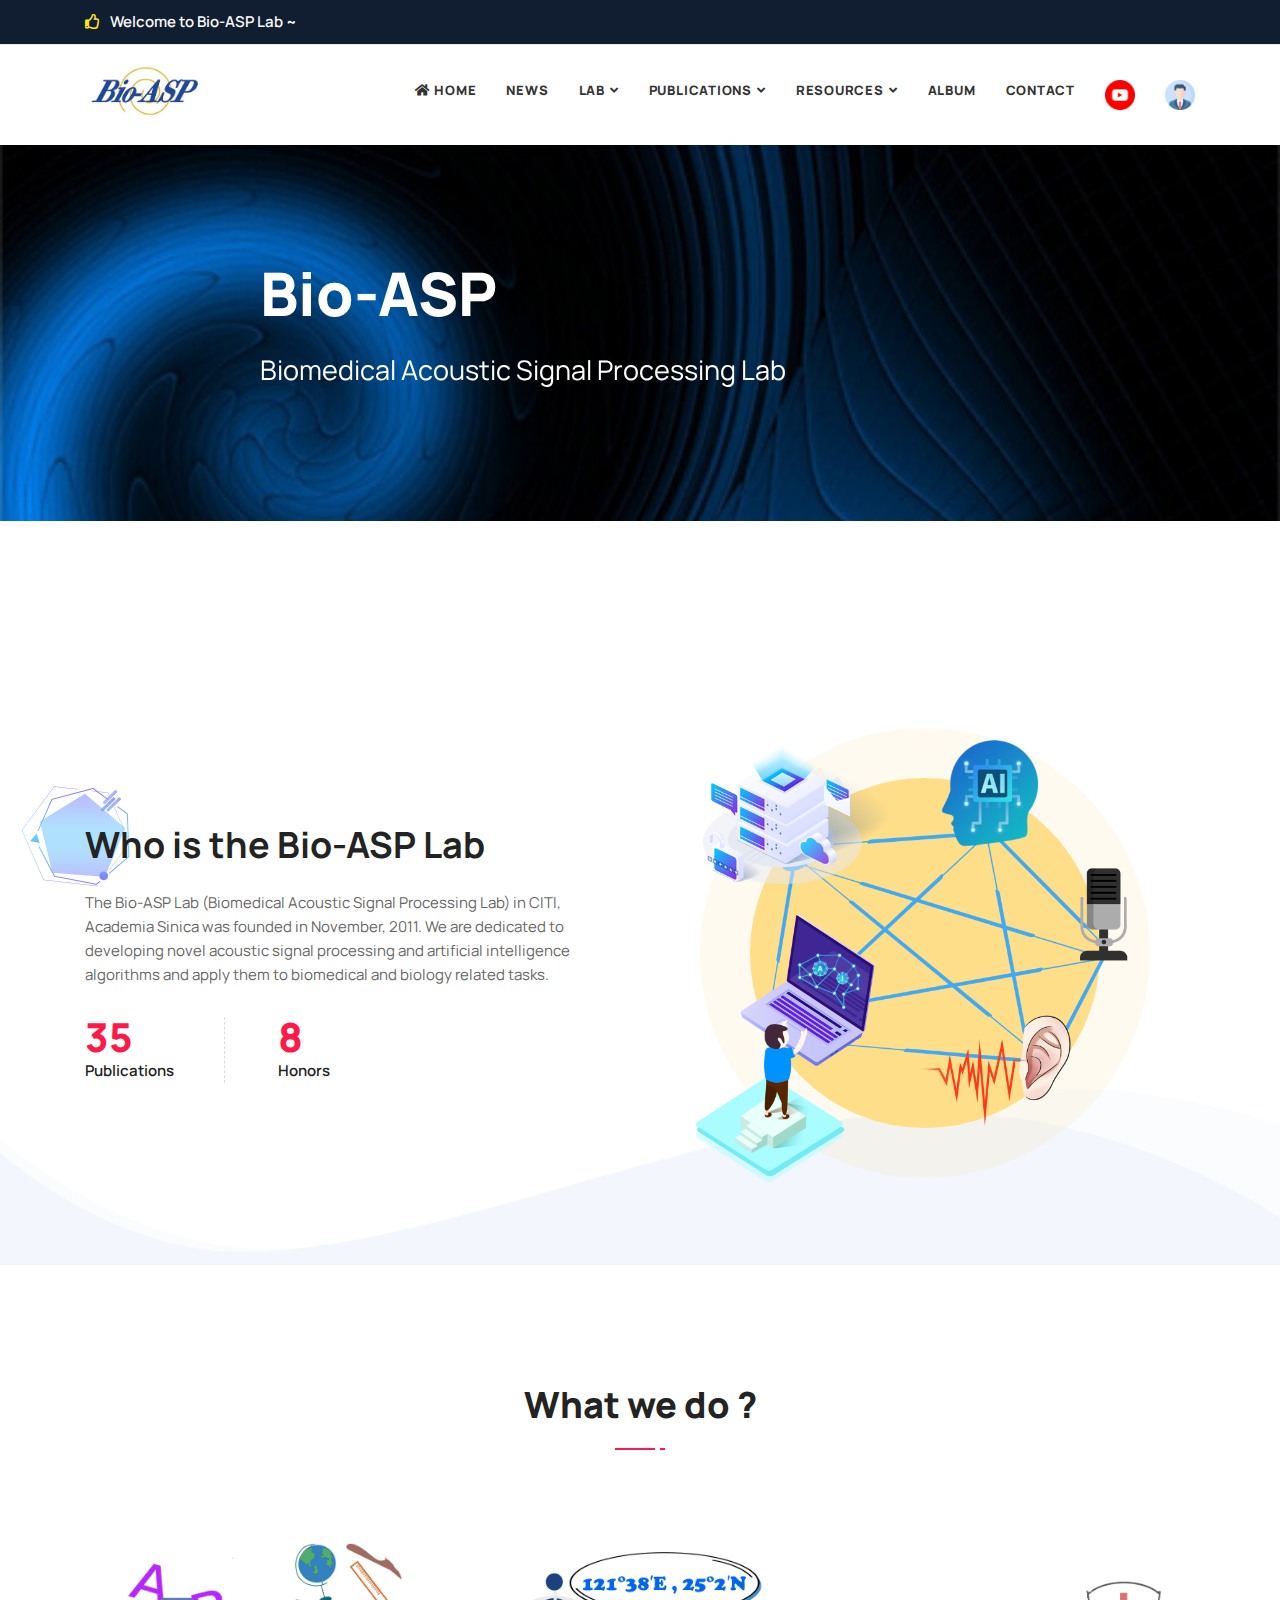
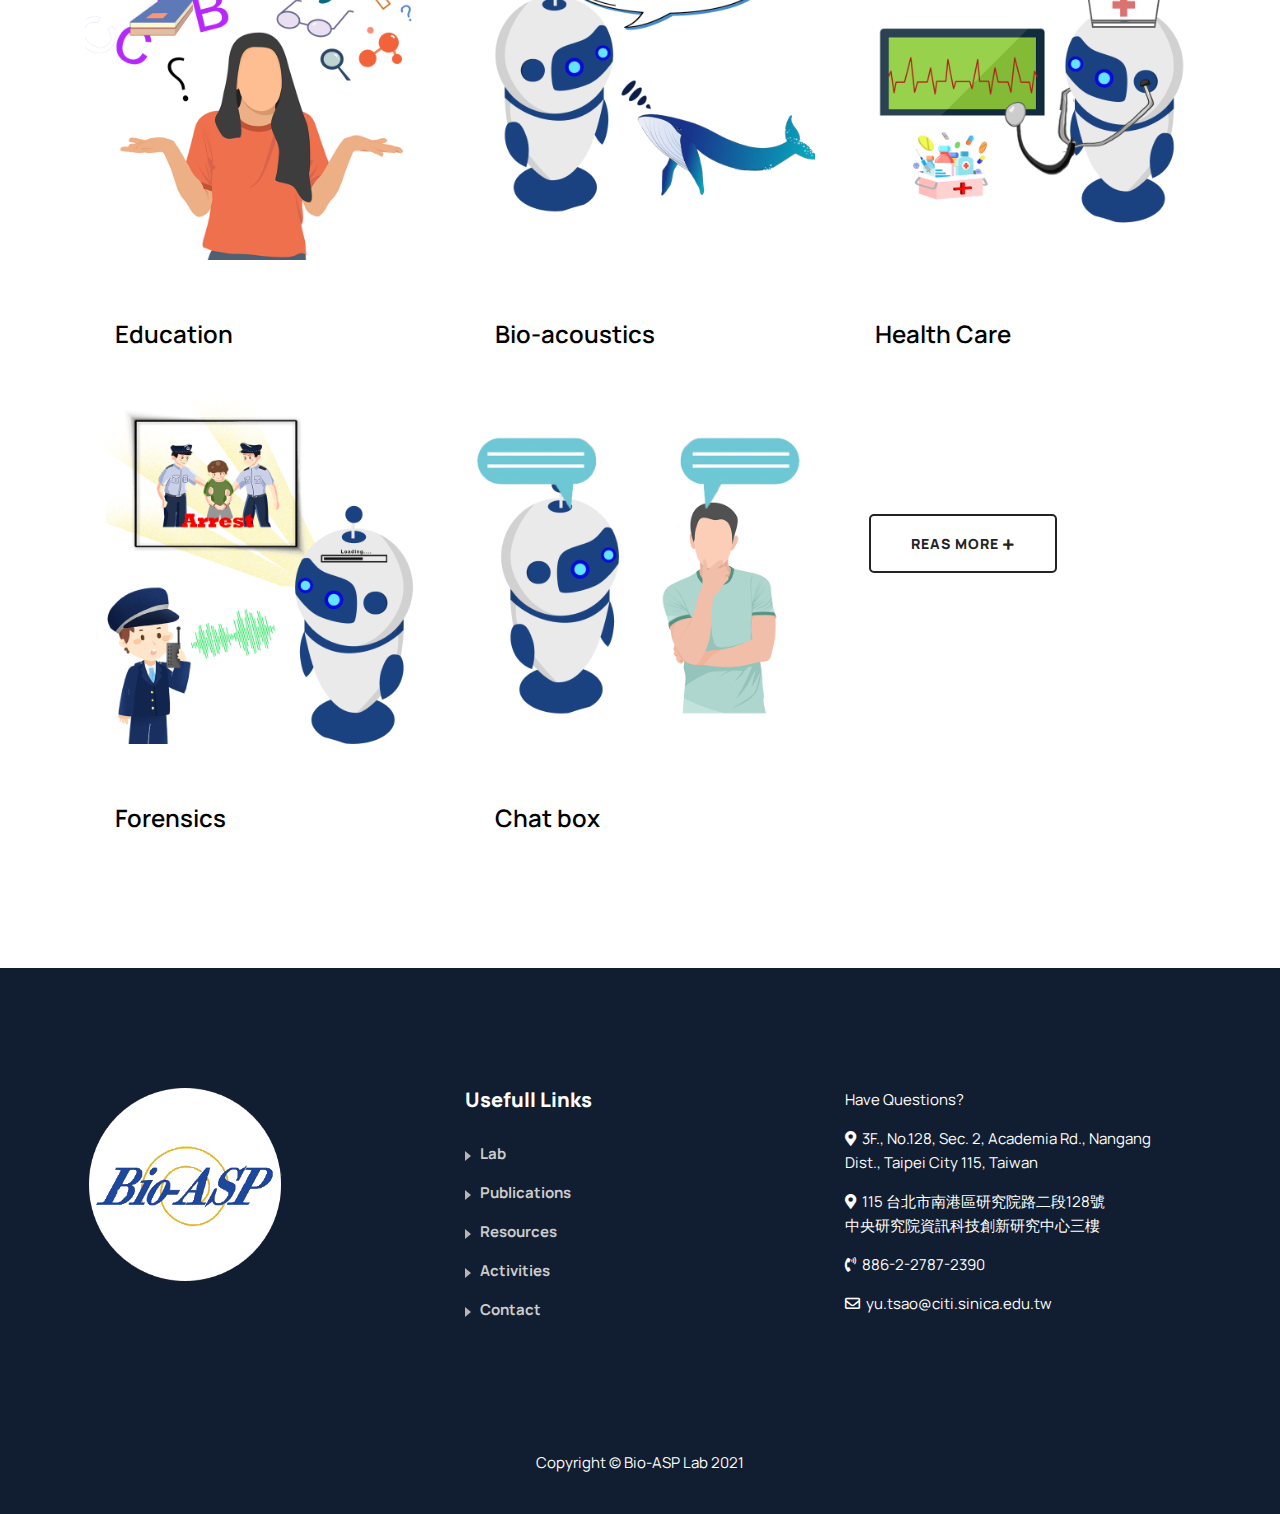
<file: index.html>
<!DOCTYPE html>
<html lang="en">

<head>
    <!-- ========== Meta Tags ========== -->
    <meta charset="utf-8">

    <!-- ========== Page Title ========== -->
    <title>Bio-asp Lab</title>

    <!-- ========== Favicon Icon title符號 ========== -->
    <link rel="icon" href="assets/img/logo.ico" type="image/x-icon" >
    <link rel="shortcut icon" href="assets/img/logo.ico" type="image/x-icon">

    <!-- ========== Start Stylesheet ========== -->
    <link href="assets/css/bootstrap.min.css" rel="stylesheet" />
    <link href="assets/css/font-awesome.min.css" rel="stylesheet" />
    <link href="assets/css/themify-icons.css" rel="stylesheet" />
    <link href="assets/css/flaticon-set.css" rel="stylesheet" />
    <link href="assets/css/elegant-icons.css" rel="stylesheet" />
    <link href="assets/css/magnific-popup.css" rel="stylesheet" />
    <link href="assets/css/owl.carousel.min.css" rel="stylesheet" />
    <link href="assets/css/owl.theme.default.min.css" rel="stylesheet" />
    <link href="assets/css/animate.css" rel="stylesheet" />
    <link href="assets/css/bootsnav.css" rel="stylesheet" />
    <link href="style.css" rel="stylesheet">
    <link href="assets/css/responsive.css" rel="stylesheet" />
    <!-- ========== End Stylesheet ========== -->
    

</head>

<body>

    <!-- Preloader Start -->
    <div class="se-pre-con"></div>
    <!-- Preloader Ends -->

    <!-- Start Header Top 
    ============================================= -->
    <div class="top-bar-area bg-dark text-light inline inc-border">
        <div class="container">
            <div class="row align-center">
                
                <div class="col-lg-7 col-md-12 left-info">
                    <div class="item-flex">
                        <ul class="list">
                            <li>
                                <i class="far fa-thumbs-up"></i> Welcome to Bio-ASP Lab ~
                            </li>
                        </ul>
                    </div>
                </div>

            </div>
        </div>
    </div>
    <!-- End Header Top -->

    <!-- Header 
    ============================================= -->
    <header id="home">

        <!-- Start Navigation -->
        <nav class="navbar shadow-less navbar-default navbar-sticky bootsnav">

            <div class="container">

                <!-- Start Header Navigation -->
                <div class="navbar-header">
                    <button type="button" class="navbar-toggle" data-toggle="collapse" data-target="#navbar-menu">
                        <i class="fa fa-bars"></i>
                    </button>
                    <a class="navbar-brand" href="index.html">
                        <img src="assets/img/logo.jpg" class="logo" alt="Logo">
                    </a>
                </div>
                <!-- End Header Navigation -->

                <!-- Collect the nav links, forms, and other content for toggling --><!-- Menu -->
                <div class="collapse navbar-collapse" id="navbar-menu">
                    <ul class="nav navbar-nav navbar-right" data-in="fadeInDown" data-out="fadeOutUp">
                        <li>
                            <a href="index.html"><i class="fas fa-home"></i> Home</a>
                        </li>
                        <li>
                            <a href="news.html">News</a>
                        </li>
                        <li class="dropdown">
                            <a href="about-us.html" class="dropdown-toggle" data-toggle="dropdown" >Lab</a>
                            <ul class="dropdown-menu">
                                <li><a href="about-us.html">About Us</a></li>
                                <li><a href="members.html">Team Members</a></li>
                                <li><a href="honor.html">Honors</a></li>
                                <li><a href="newsreport.html">News Report</a></li>
                            </ul>
                        </li>

                        <li class="dropdown">
                            <a href="publication.html" class="dropdown-toggle" data-toggle="dropdown" >Publications</a>
                            <ul class="dropdown-menu">
                                <li><a href="p-book.html">Book</a></li>
                                <li><a href="publication.html">Conference</a></li>
                                <li><a href="p-journal.html">Journal</a></li>
                                <li><a href="p-tutorials.html">Tutorials</a></li>
                                <li><a href="p-presentations.html">Presentations</a></li>
                                <li><a href="p-reports.html">Reports</a></li>
                            </ul>
                        </li>

                        <li class="dropdown">
                            <a href="Opensource.html" class="dropdown-toggle" data-toggle="dropdown" >Resources</a>
                            <ul class="dropdown-menu">
                                <li><a href="log-in.html">Internal Source</a></li>
                                <li><a href="Opensource.html#SE">Speech Enhancement Tools</a></li>
                                <li><a href="Opensource.html#BSP">Biomedical Signal Processing</a></li>
                                <li><a href="Opensource.html#ET">Evaluation Tool</a></li>
                                <li><a href="Opensource.html#Dataset">Dataset</a></li>
                            </ul>
                        </li>

                        <li>
                            <a href="album.html">Album</a>
                        </li>

                        <li>
                            <a href="contact.html">Contact</a>
                        </li>
                        <li>
                            <a href="https://youtube.com/channel/UCnFK2taEDuu4FaKbMGWYUNg" target="_blank" >
                                <img src="assets/img/youtube.png" width="30px">
                            </a>
                        </li>
                        <li>
                            <a href="https://www.citi.sinica.edu.tw/pages/yu.tsao/index_en.html" target="_blank">
                                <img src="assets/img/profile.png" width="30px">
                            </a>
                        </li>

                    </ul>
                </div><!-- /.navbar-collapse -->
            </div>

        </nav>
        <!-- End Navigation -->

    </header>
    <!-- End Header -->

    <!-- Start Banner 
    ============================================= -->
    <div class="banner-area banner-box bg-gray auto-height double-items">
        <div id="bootcarousel" class="carousel slide carousel-fade animate_text" data-ride="carousel">

            <!-- Wrapper for slides --> <!-- 修改背景圖到.bg-gray -->
            <div class="carousel-inner">
                <div class="carousel-item active">
                    <div class="box-table">
                        <div class="box-cell">
                            <div class="container">
                                <div class="row align-center">
                                    <div class="offset-lg-2">
                                        <div class="content">
                                            <h2 data-animation="animated fadeInRight" style="color: white;"><strong>Bio-ASP</strong></h2>
                                            <h3 style="color: white;">Biomedical Acoustic Signal Processing Lab</h3>
                                        </div>
                                    </div>

                                </div>
                            </div>
                        </div>
                    </div>
                </div>
            </div>
            <!-- End Wrapper for slides -->
        </div>
    </div>
    <!-- End Banner -->

    <!-- Star About Area
    ============================================= -->
    <div class="about-area default-padding-top">
        
        <!-- Fixed Shape -->
        <div class="fixed-shape-bottom">
            <img src="assets/img/shape/12.png" alt="Shape">
        </div>
        <!-- End Fixed Shape -->
        <div class="container">
            <div class="about-items">
                <div class="row align-center">
                    
                    <div class="col-lg-6 info">
                        <h2>
                            Who is the Bio-ASP Lab
                        </h2>
                        <p>
                            The Bio-ASP Lab (Biomedical Acoustic Signal Processing Lab) in CITI, Academia Sinica was founded in November, 2011. We are dedicated to developing novel acoustic signal processing and artificial intelligence algorithms and apply them to biomedical and biology related tasks.
                        </p>
                        <ul>
                            <li>
                                <div class="fun-fact">
                                    <span class="timer" data-to="251" data-speed="5000"></span>
                                    <span class="medium">Publications</span>
                                </div>
                            </li>
                            <li>
                                <div class="fun-fact">
                                    <span class="timer" data-to="23" data-speed="2000"></span>
                                    <span class="medium">Honors</span>
                                </div>
                            </li>
                        </ul>
                    </div>

                    <div class="col-lg-6 thumb">
                        <img src="assets/img/封面圖.png" alt="thumb">
                    </div>

                </div>
            </div>
        </div>
    </div>
    <!-- End About Area -->

    <!-- What we do ?
    ============================================= -->
    <div class="blog-area default-padding bottom-less">
        <div class="container">
            <div class="row">
                <div class="col-lg-8 offset-lg-2">
                    <div class="site-heading text-center">
                        <h2>What we do ?</h2>
                    </div>
                </div>
            </div>
        </div>
        <div class="container">
            <div class="blog-items">
                <div class="row">
                    <!-- Single Item -->
                    <div class="col-lg-4 col-md-6 ">
                        <div class="item">
                            <div class="item malachite">
                                <img src="assets/img/learn.png">
                            </div>
                            <div class="content">
                                <h4>Education</h4>
                            </div>
                        </div>
                    </div>
                    <!-- End Single Item -->
                    <!-- Single Item -->
                    <div class="col-lg-4 col-md-6 ">
                        <div class="item">
                            <div class="item malachite">
                                <img src="assets/img/acoustics.png">
                            </div>
                            <div class="content">
                                <h4>Bio-acoustics</h4>
                            </div>
                        </div>
                    </div>
                    <!-- End Single Item -->
                    <!-- Single Item -->
                    <div class="col-lg-4 col-md-6 ">
                        <div class="item">
                            <div class="item malachite">
                                <img src="assets/img/healthcare.png">
                            </div>
                            <div class="content">
                                <h4>Health Care</h4>
                            </div>
                        </div>
                    </div>
                    <!-- End Single Item -->
                    <!-- Single Item -->
                    <div class="col-lg-4 col-md-6 ">
                        <div class="item">
                            <div class="item malachite">
                                <img src="assets/img/arrest.png">
                            </div>
                            <div class="content">
                                <h4>Forensics</h4>
                            </div>
                        </div>
                    </div>
                    <!-- End Single Item -->
                    <!-- Single Item -->
                    <div class="col-lg-4 col-md-6 ">
                        <div class="item">
                            <div class="item malachite">
                                <img src="assets/img/Chat.png">
                            </div>
                            <div class="content">
                                <h4>Chat box</h4>
                            </div>
                        </div>
                    </div>
                    <!-- End Single Item -->

                    <!-- Single Item -->
                    <div class="col-lg-4 col-md-6 ">
                        <div class="item">
                            <div class="heading-left">
                                <div class="row">
                                    <div class="col-lg-7 offset-lg-1" style="margin-top: 120px; margin-left: 20px;">
                                        <a class="btn btn-md btn-dark border" href="about-us.html">Reas more <i class="fas fa-plus"></i></a>
                                    </div>
                                </div>
                            </div>
                        </div>
                    </div>
                    <!-- End Single Item -->
     
                </div>
            </div>
        </div>
    </div>
    <!-- End What we do ? -->

    <!-- Star Footer
    ============================================= -->
    <footer class="bg-dark text-light">
        <div class="container">
            <div class="f-items default-padding">
                <div class="row">

                    <div class="col-lg-4 col-md-6 item">
                        <img src="assets/img/logo3.png" alt="Logo" width="200">
                    </div>
                    
                    <div class="col-lg-4 col-md-6 item">
                        <div class="f-item link">
                            <h4 class="widget-title">Usefull Links</h4>
                            <ul>
                                <li>
                                    <a href="about-us.html">Lab</a>
                                </li>
                                <li>
                                    <a href="publication.html">Publications</a>
                                </li>
                                <li>
                                    <a href="Opensource.html">Resources</a>
                                </li>
                                <li>
                                    <a href="album.html">Activities</a>
                                </li>
                                <li>
                                    <a href="contact.html">Contact</a>
                                </li>
                            </ul>
                        </div>
                    </div>

                    <div class="col-lg-4 col-md-6 item">
                        <div class="f-item about">
                            <p>
                                Have Questions?
                            </p>
                            <p>
                                <i class="fas fa-map-marker-alt"></i>&nbsp;  3F., No.128, Sec. 2, Academia Rd., Nangang Dist., Taipei City 115, Taiwan
                            </p>
                            <p>
                                <i class="fas fa-map-marker-alt"></i>&nbsp; 115 台北市南港區研究院路二段128號<br/>中央研究院資訊科技創新研究中心三樓
                            </p>
                            <p>
                                <i class="fas fa-phone-volume"></i>&nbsp; 886-2-2787-2390
                            </p>
                            <p>
                                <i class="far fa-envelope"></i>&nbsp; yu.tsao@citi.sinica.edu.tw
                            </p>
                        </div>
                    </div>


                </div>
            </div>
        </div>
        <div>
            <p style="text-align: center;">Copyright &copy;  Bio-ASP Lab 2021</p>
        </div>
        <br>
    </footer>
    <!-- End Footer-->

    <!-- jQuery Frameworks
    ============================================= -->
    <script src="assets/js/jquery-1.12.4.min.js"></script>
    <script src="assets/js/popper.min.js"></script>
    <script src="assets/js/bootstrap.min.js"></script>
    <script src="assets/js/jquery.appear.js"></script>
    <script src="assets/js/jquery.easing.min.js"></script>
    <script src="assets/js/jquery.magnific-popup.min.js"></script>
    <script src="assets/js/modernizr.custom.13711.js"></script>
    <script src="assets/js/owl.carousel.min.js"></script>
    <script src="assets/js/wow.min.js"></script>
    <script src="assets/js/progress-bar.min.js"></script>
    <script src="assets/js/isotope.pkgd.min.js"></script>
    <script src="assets/js/imagesloaded.pkgd.min.js"></script>
    <script src="assets/js/count-to.js"></script>
    <script src="assets/js/YTPlayer.min.js"></script>
    <script src="assets/js/jquery.nice-select.min.js"></script>
    <script src="assets/js/loopcounter.js"></script>
    <script src="assets/js/bootsnav.js"></script>
    <script src="assets/js/main.js"></script>

</body>
</html>
</file>
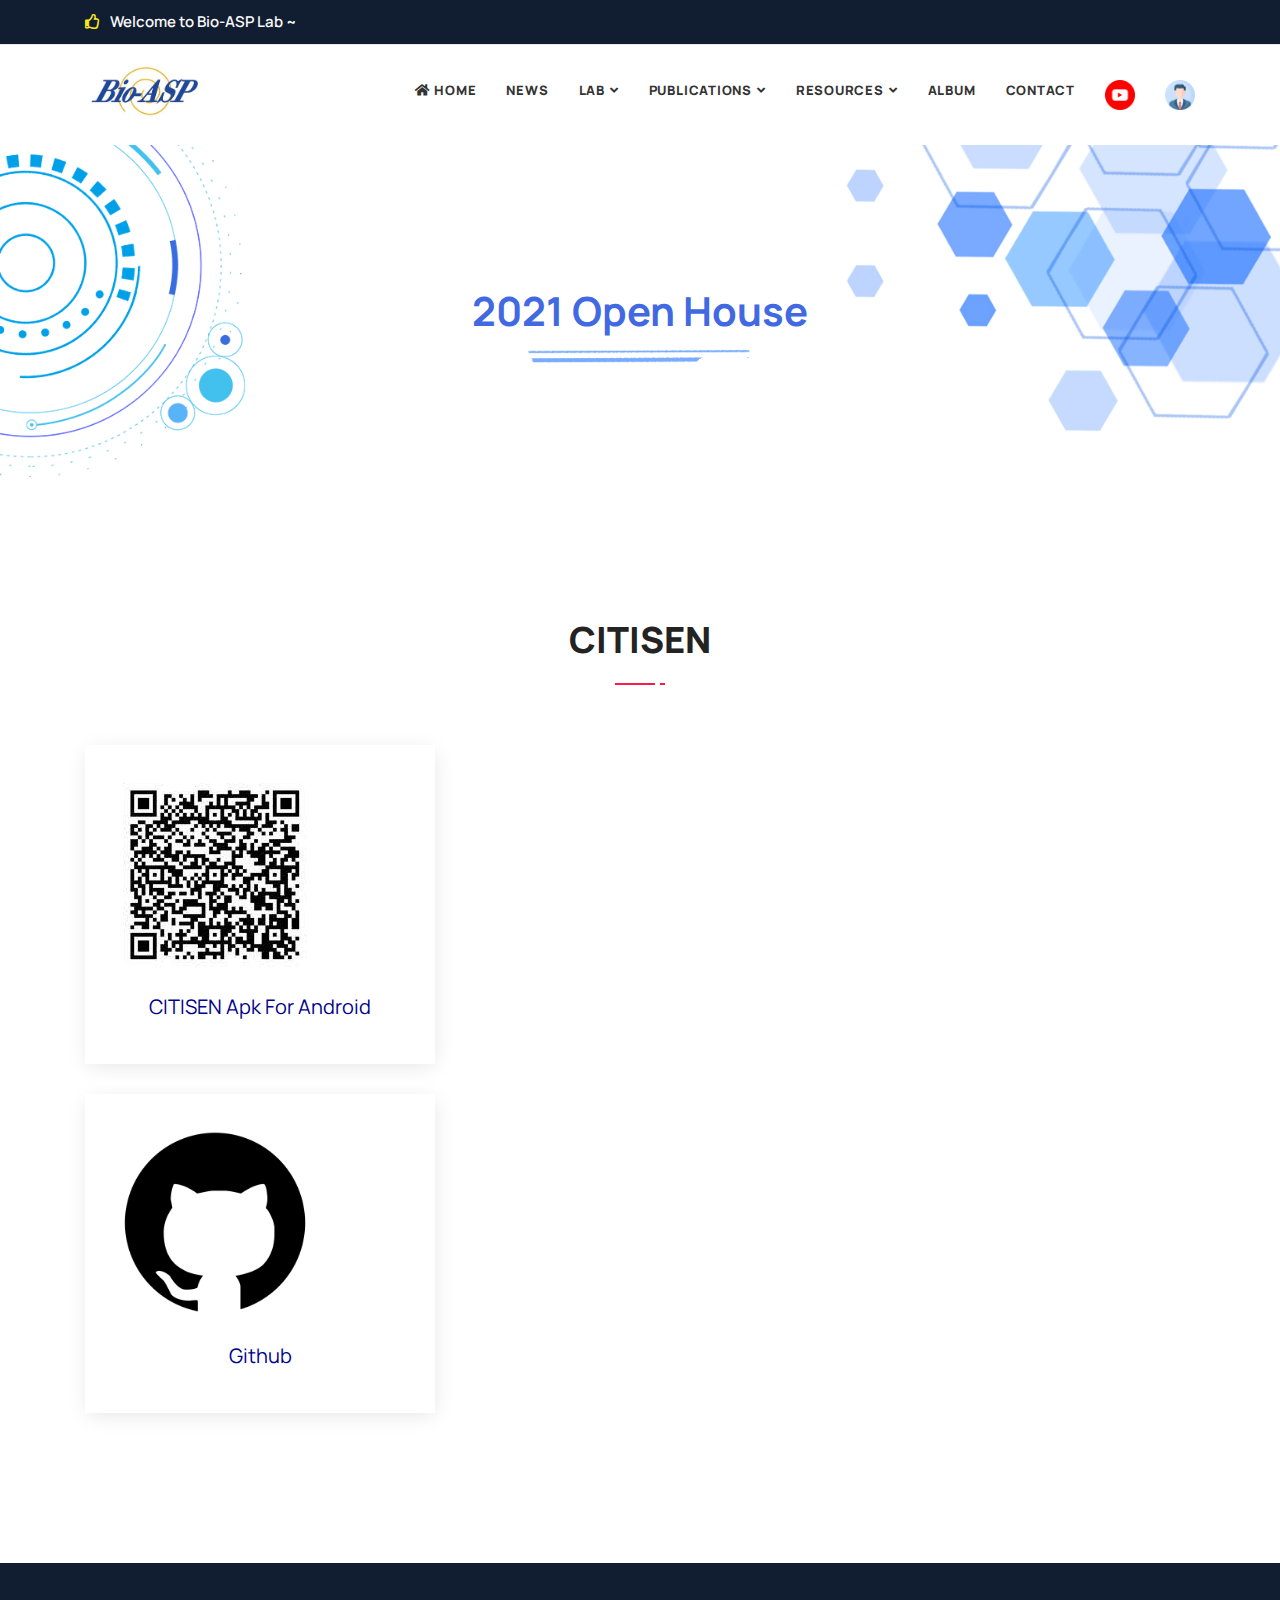
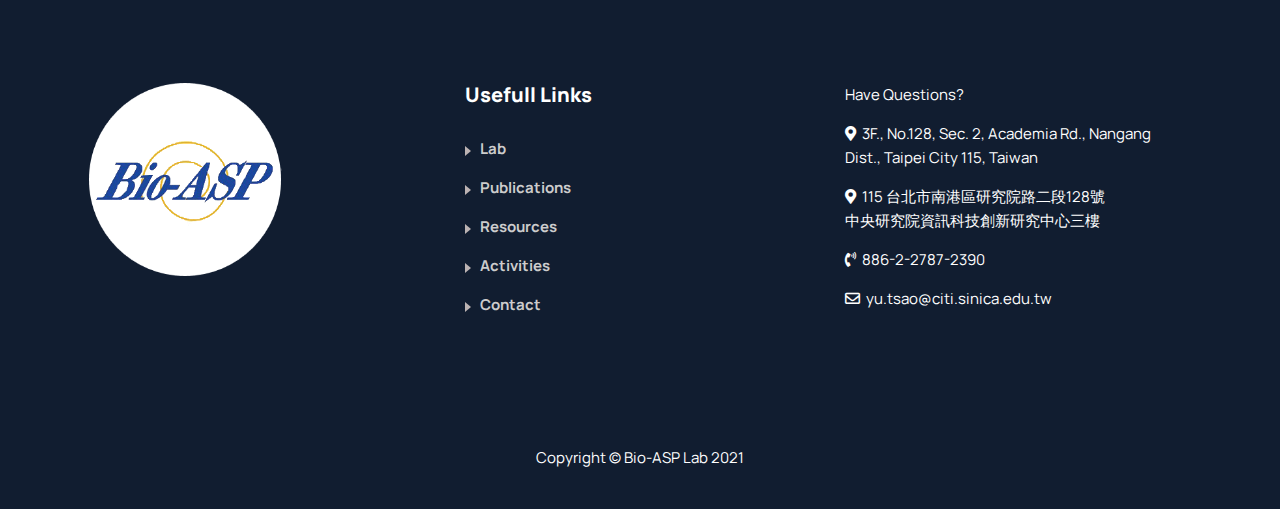
<file: 2021openhouse.html>
<!DOCTYPE html>
<html lang="en">

<head>
    <!-- ========== Meta Tags ========== -->
    <meta charset="utf-8">
    <meta http-equiv="X-UA-Compatible" content="IE=edge">
    <!-- ========== Page Title ========== -->
    <title>Bio-asp Lab</title>

    <!-- ========== Favicon Icon title符號 ========== -->
    <link rel="icon" href="assets/img/logo.ico" type="image/x-icon" >
    <link rel="shortcut icon" href="assets/img/logo.ico" type="image/x-icon">

    <!-- ========== Start Stylesheet ========== -->
    <link href="assets/css/bootstrap.min.css" rel="stylesheet" />
    <link href="assets/css/font-awesome.min.css" rel="stylesheet" />
    <link href="assets/css/themify-icons.css" rel="stylesheet" />
    <link href="assets/css/flaticon-set.css" rel="stylesheet" />
    <link href="assets/css/elegant-icons.css" rel="stylesheet" />
    <link href="assets/css/magnific-popup.css" rel="stylesheet" />
    <link href="assets/css/owl.carousel.min.css" rel="stylesheet" />
    <link href="assets/css/owl.theme.default.min.css" rel="stylesheet" />
    <link href="assets/css/animate.css" rel="stylesheet" />
    <link href="assets/css/bootsnav.css" rel="stylesheet" />
    <link href="style.css" rel="stylesheet">
    <link href="assets/css/responsive.css" rel="stylesheet" />
    <!-- ========== End Stylesheet ========== -->

    

</head>

<body>

    <!-- Preloader Start -->
    <div class="se-pre-con"></div>
    <!-- Preloader Ends -->

    <!-- Start Header Top 
    ============================================= -->
    <div class="top-bar-area bg-dark text-light inline inc-border">
        <div class="container">
            <div class="row align-center">
                
                <div class="col-lg-7 col-md-12 left-info">
                    <div class="item-flex">
                        <ul class="list">
                            <li>
                                <i class="far fa-thumbs-up"></i> Welcome to Bio-ASP Lab ~
                            </li>
                        </ul>
                    </div>
                </div>

            </div>
        </div>
    </div>
    <!-- End Header Top -->

    <!-- Header 
    ============================================= -->
    <header id="home">

        <!-- Start Navigation -->
        <nav class="navbar shadow-less navbar-default navbar-sticky bootsnav">

            <div class="container">

                <!-- Start Header Navigation -->
                <div class="navbar-header">
                    <button type="button" class="navbar-toggle" data-toggle="collapse" data-target="#navbar-menu">
                        <i class="fa fa-bars"></i>
                    </button>
                    <a class="navbar-brand" href="index.html">
                        <img src="assets/img/logo.jpg" class="logo" alt="Logo">
                    </a>
                </div>
                <!-- End Header Navigation -->

                <!-- Collect the nav links, forms, and other content for toggling --><!-- Menu -->
                <div class="collapse navbar-collapse" id="navbar-menu">
                    <ul class="nav navbar-nav navbar-right" data-in="fadeInDown" data-out="fadeOutUp">
                        <li>
                            <a href="index.html"><i class="fas fa-home"></i> Home</a>
                        </li>
                        <li>
                            <a href="news.html">News</a>
                        </li>
                        <li class="dropdown">
                            <a href="about-us.html" class="dropdown-toggle" data-toggle="dropdown" >Lab</a>
                            <ul class="dropdown-menu">
                                <li><a href="about-us.html">About Us</a></li>
                                <li><a href="members.html">Team Members</a></li>
                                <li><a href="honor.html">Honors</a></li>
                                <li><a href="newsreport.html">News Report</a></li>
                            </ul>
                        </li>

                        <li class="dropdown">
                            <a href="publication.html" class="dropdown-toggle" data-toggle="dropdown" >Publications</a>
                            <ul class="dropdown-menu">
                                <li><a href="p-book.html">Book</a></li>
                                <li><a href="publication.html">Conference</a></li>
                                <li><a href="p-journal.html">Journal</a></li>
                                <li><a href="p-tutorials.html">Tutorials</a></li>
                                <li><a href="p-presentations.html">Presentations</a></li>
                                <li><a href="p-reports.html">Reports</a></li>
                            </ul>
                        </li>

                        <li class="dropdown">
                            <a href="Opensource.html" class="dropdown-toggle" data-toggle="dropdown" >Resources</a>
                            <ul class="dropdown-menu">
                                <li><a href="log-in.html">Internal Source</a></li>
                                <li><a href="Opensource.html#SE">Speech Enhancement Tools</a></li>
                                <li><a href="Opensource.html#BSP">Biomedical Signal Processing</a></li>
                                <li><a href="Opensource.html#ET">Evaluation Tool</a></li>
                                <li><a href="Opensource.html#Dataset">Dataset</a></li>
                            </ul>
                        </li>

                        <li>
                            <a href="album.html">Album</a>
                        </li>

                        <li>
                            <a href="contact.html">Contact</a>
                        </li>
                        <li>
                            <a href="https://youtube.com/channel/UCnFK2taEDuu4FaKbMGWYUNg" target="_blank" >
                                <img src="assets/img/youtube.png" width="30px">
                            </a>
                        </li>
                        <li>
                            <a href="https://www.citi.sinica.edu.tw/pages/yu.tsao/index_en.html" target="_blank">
                                <img src="assets/img/profile.png" width="30px">
                            </a>
                        </li>

                    </ul>
                </div><!-- /.navbar-collapse -->
            </div>

        </nav>
        <!-- End Navigation -->

    </header>
    <!-- End Header -->


    <!-- Start Breadcrumb 
    ============================================= -->
    <div class="breadcrumb-area bg-gray text-center  text-light bg-cover" style="background-image: url(assets/img/25.png);">
        <div class="container">
            <div class="row">
                <div class="col-lg-8 offset-lg-2">
                    <h1 style="color: royalblue;">2021 Open House</h1>
                </div>
            </div>
        </div>
    </div>
    <!-- End Breadcrumb -->

    <!-- Star album
    ============================================= -->
    <div class="courses-area trend-layout  default-padding">
        <div class="container">
            <div class="site-heading text-center">
                <h2>CITISEN</h2>
            </div>

            <!-- single item -->
            <div class="courses-items">
                <div class="row">

                    <!-- Single item -->
                    <div class="single-item col-lg-4 col-md-6">
                        <div id="MCSE">
                        <div class="item" >
                            <div class="info" >
                                   <img src="assets/img/CITISEN.jpg" >
                                   <h4 style="text-align: center; margin-top: 20px; color: darkblue;">
                                    CITISEN apk for Android
                                   </h4>
                                </a>
                            </div>
                        </div>
                    </div>
                    </div>
                    <!-- End Single item -->

                    <iframe width="560" height="315" src="https://www.youtube.com/embed/CPofug0IW5I" title="YouTube video player" frameborder="0" allow="accelerometer; autoplay; clipboard-write; encrypted-media; gyroscope; picture-in-picture" allowfullscreen></iframe>
                <!-- Single item -->
                <div class="single-item col-lg-4 col-md-6">
                    <div id="MCSE">
                    <div class="item" >
                        <div class="info" >
                               <a href="https://github.com/yuwchen/CITISEN" target="_blank">
                                <img src="assets/img/github.png" width="200"></a>
                               <h4 style="text-align: center; margin-top: 20px; color: darkblue;">
                                Github
                               </h4>
                            </a>
                        </div>
                    </div>
                </div>
                </div>
                <!-- End Single item -->




                </div>
            </div>
        </div>
    </div>
    <!-- End  -->



    <!-- Star Footer
    ============================================= -->
    <footer class="bg-dark text-light">
        <div class="container">
            <div class="f-items default-padding">
                <div class="row">

                    <div class="col-lg-4 col-md-6 item">
                        <img src="assets/img/logo3.png" alt="Logo" width="200">
                    </div>
                    
                    <div class="col-lg-4 col-md-6 item">
                        <div class="f-item link">
                            <h4 class="widget-title">Usefull Links</h4>
                            <ul>
                                <li>
                                    <a href="about-us.html">Lab</a>
                                </li>
                                <li>
                                    <a href="publication.html">Publications</a>
                                </li>
                                <li>
                                    <a href="Opensource.html">Resources</a>
                                </li>
                                <li>
                                    <a href="album.html">Activities</a>
                                </li>
                                <li>
                                    <a href="contact.html">Contact</a>
                                </li>
                            </ul>
                        </div>
                    </div>

                    <div class="col-lg-4 col-md-6 item">
                        <div class="f-item about">
                            <p>
                                Have Questions?
                            </p>
                            <p>
                                <i class="fas fa-map-marker-alt"></i>&nbsp;  3F., No.128, Sec. 2, Academia Rd., Nangang Dist., Taipei City 115, Taiwan
                            </p>
                            <p>
                                <i class="fas fa-map-marker-alt"></i>&nbsp; 115 台北市南港區研究院路二段128號<br/>中央研究院資訊科技創新研究中心三樓
                            </p>
                            <p>
                                <i class="fas fa-phone-volume"></i>&nbsp; 886-2-2787-2390
                            </p>
                            <p>
                                <i class="far fa-envelope"></i>&nbsp; yu.tsao@citi.sinica.edu.tw
                            </p>
                        </div>
                    </div>


                </div>
            </div>
        </div>
        <div>
            <p style="text-align: center;">Copyright &copy;  Bio-ASP Lab 2021</p>
        </div>
        <br>
    </footer>
    <!-- End Footer-->

    <!-- jQuery Frameworks
    ============================================= -->
    <script src="assets/js/jquery-1.12.4.min.js"></script>
    <script src="assets/js/popper.min.js"></script>
    <script src="assets/js/bootstrap.min.js"></script>
    <script src="assets/js/jquery.appear.js"></script>
    <script src="assets/js/jquery.easing.min.js"></script>
    <script src="assets/js/jquery.magnific-popup.min.js"></script>
    <script src="assets/js/modernizr.custom.13711.js"></script>
    <script src="assets/js/owl.carousel.min.js"></script>
    <script src="assets/js/wow.min.js"></script>
    <script src="assets/js/progress-bar.min.js"></script>
    <script src="assets/js/isotope.pkgd.min.js"></script>
    <script src="assets/js/imagesloaded.pkgd.min.js"></script>
    <script src="assets/js/count-to.js"></script>
    <script src="assets/js/YTPlayer.min.js"></script>
    <script src="assets/js/jquery.nice-select.min.js"></script>
    <script src="assets/js/loopcounter.js"></script>
    <script src="assets/js/bootsnav.js"></script>
    <script src="assets/js/main.js"></script>

</body>
</html>
</file>
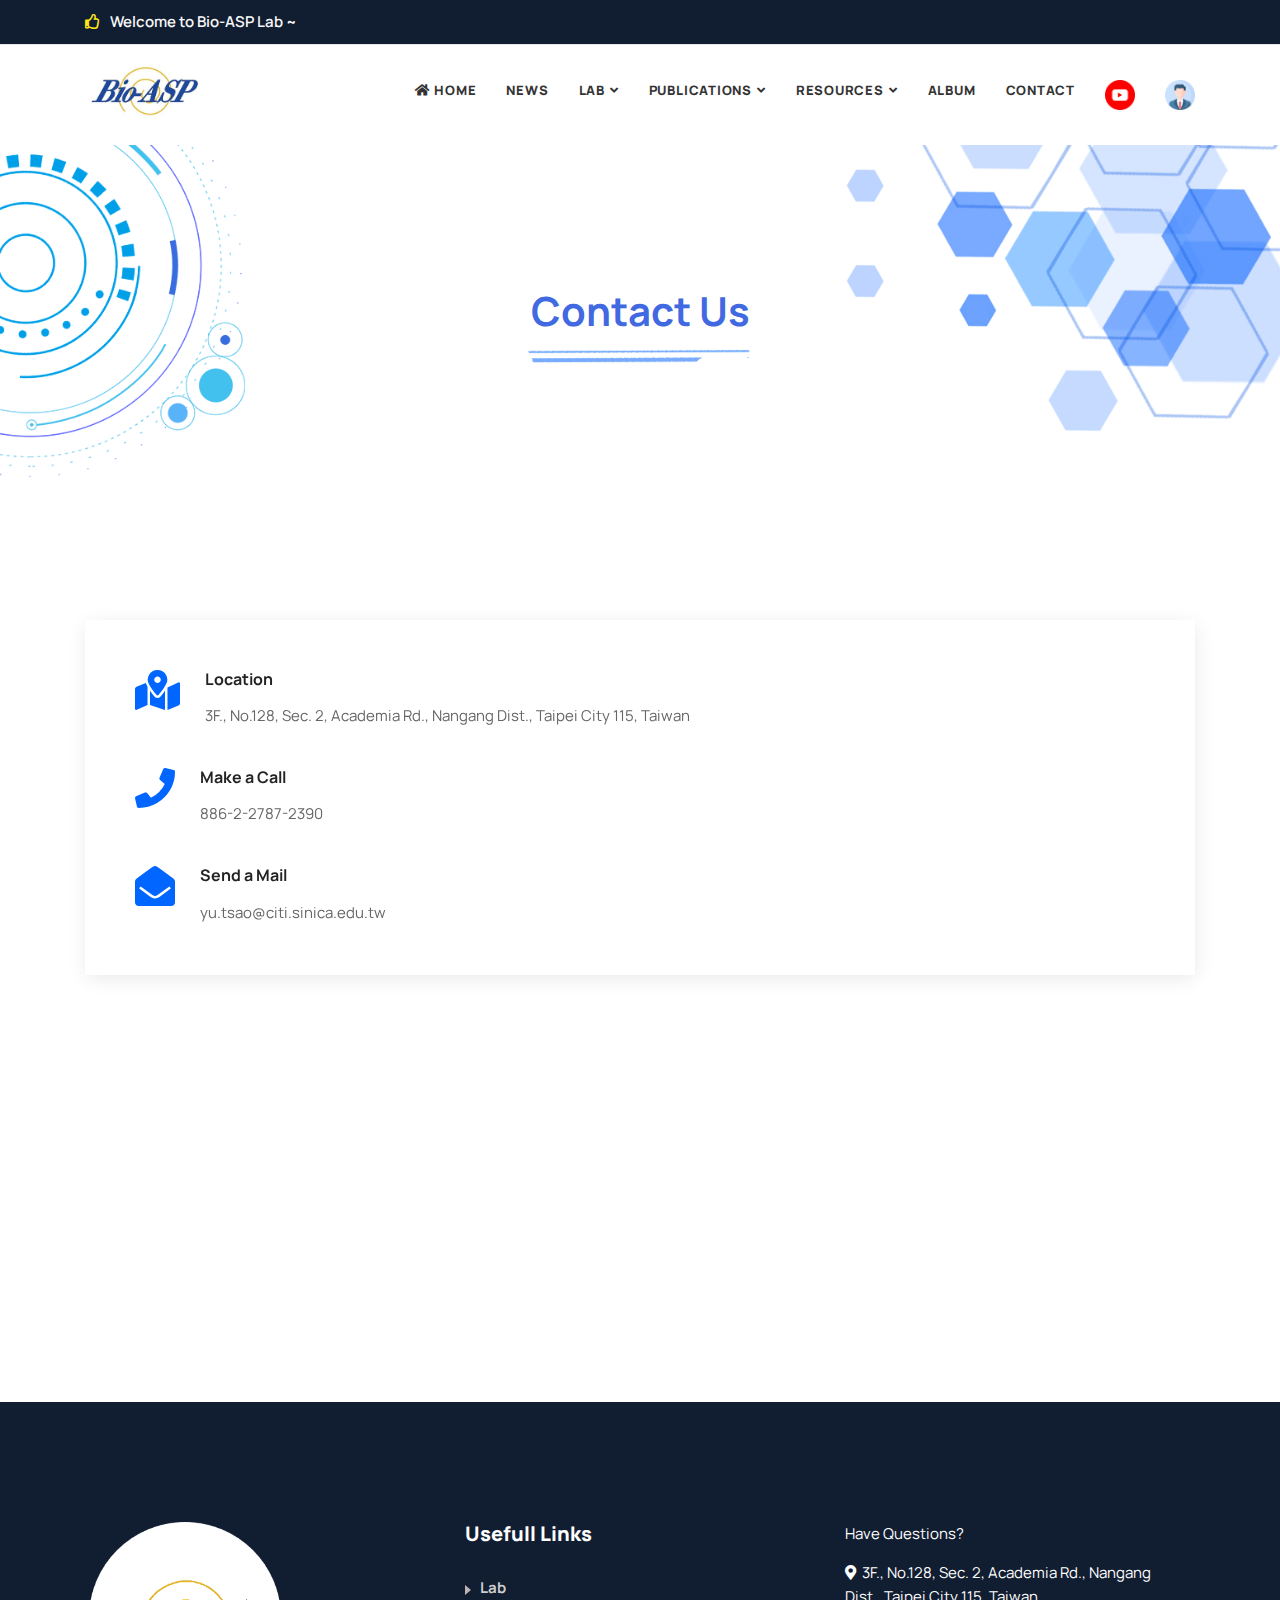
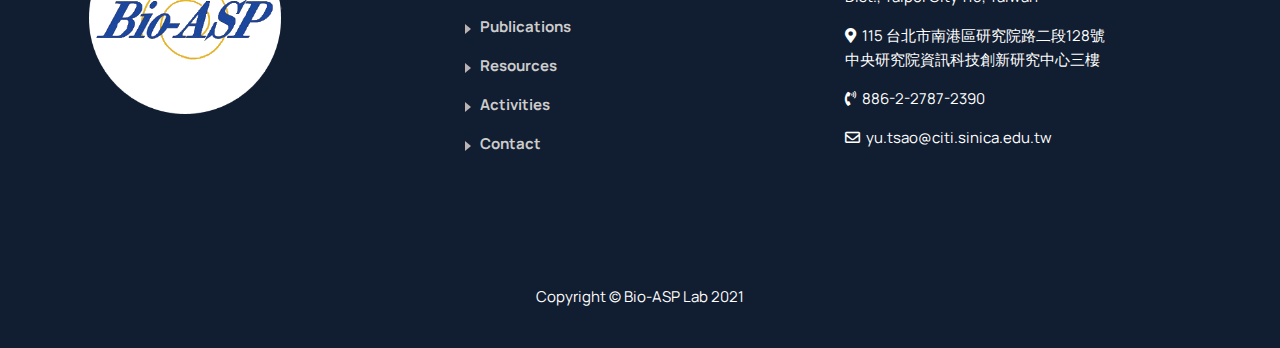
<file: contact.html>
<!DOCTYPE html>
<html lang="en">

<head>
    <!-- ========== Meta Tags ========== -->
    <meta charset="utf-8">
    <meta http-equiv="X-UA-Compatible" content="IE=edge">

    <!-- ========== Page Title ========== -->
    <title>Bio-asp Lab</title>

    <!-- ========== Favicon Icon title符號 ========== -->
    <link rel="icon" href="assets/img/logo.ico" type="image/x-icon" >
    <link rel="shortcut icon" href="assets/img/logo.ico" type="image/x-icon">

    <!-- ========== Start Stylesheet ========== -->
    <link href="assets/css/bootstrap.min.css" rel="stylesheet" />
    <link href="assets/css/font-awesome.min.css" rel="stylesheet" />
    <link href="assets/css/themify-icons.css" rel="stylesheet" />
    <link href="assets/css/flaticon-set.css" rel="stylesheet" />
    <link href="assets/css/elegant-icons.css" rel="stylesheet" />
    <link href="assets/css/magnific-popup.css" rel="stylesheet" />
    <link href="assets/css/owl.carousel.min.css" rel="stylesheet" />
    <link href="assets/css/owl.theme.default.min.css" rel="stylesheet" />
    <link href="assets/css/animate.css" rel="stylesheet" />
    <link href="assets/css/bootsnav.css" rel="stylesheet" />
    <link href="style.css" rel="stylesheet">
    <link href="assets/css/responsive.css" rel="stylesheet" />
    <!-- ========== End Stylesheet ========== -->

    

</head>

<body>

    <!-- Preloader Start -->
    <div class="se-pre-con"></div>
    <!-- Preloader Ends -->

    <!-- Start Header Top 
    ============================================= -->
    <div class="top-bar-area bg-dark text-light inline inc-border">
        <div class="container">
            <div class="row align-center">
                
                <div class="col-lg-7 col-md-12 left-info">
                    <div class="item-flex">
                        <ul class="list">
                            <li>
                                <i class="far fa-thumbs-up"></i> Welcome to Bio-ASP Lab ~
                            </li>
                        </ul>
                    </div>
                </div>

            </div>
        </div>
    </div>
    <!-- End Header Top -->

    <!-- Header 
    ============================================= -->
    <header id="home">

        <!-- Start Navigation -->
        <nav class="navbar shadow-less navbar-default navbar-sticky bootsnav">

            <div class="container">

                <!-- Start Header Navigation -->
                <div class="navbar-header">
                    <button type="button" class="navbar-toggle" data-toggle="collapse" data-target="#navbar-menu">
                        <i class="fa fa-bars"></i>
                    </button>
                    <a class="navbar-brand" href="index.html">
                        <img src="assets/img/logo.jpg" class="logo" alt="Logo">
                    </a>
                </div>
                <!-- End Header Navigation -->

                <!-- Collect the nav links, forms, and other content for toggling --><!-- Menu -->
                <div class="collapse navbar-collapse" id="navbar-menu">
                    <ul class="nav navbar-nav navbar-right" data-in="fadeInDown" data-out="fadeOutUp">
                        <li>
                            <a href="index.html"><i class="fas fa-home"></i> Home</a>
                        </li>
                        <li>
                            <a href="news.html">News</a>
                        </li>
                        <li class="dropdown">
                            <a href="about-us.html" class="dropdown-toggle" data-toggle="dropdown" >Lab</a>
                            <ul class="dropdown-menu">
                                <li><a href="about-us.html">About Us</a></li>
                                <li><a href="members.html">Team Members</a></li>
                                <li><a href="honor.html">Honors</a></li>
                                <li><a href="newsreport.html">News Report</a></li>
                            </ul>
                        </li>

                        <li class="dropdown">
                            <a href="publication.html" class="dropdown-toggle" data-toggle="dropdown" >Publications</a>
                            <ul class="dropdown-menu">
                                <li><a href="p-book.html">Book</a></li>
                                <li><a href="publication.html">Conference</a></li>
                                <li><a href="p-journal.html">Journal</a></li>
                                <li><a href="p-tutorials.html">Tutorials</a></li>
                                <li><a href="p-presentations.html">Presentations</a></li>
                                <li><a href="p-reports.html">Reports</a></li>
                            </ul>
                        </li>

                        <li class="dropdown">
                            <a href="Opensource.html" class="dropdown-toggle" data-toggle="dropdown" >Resources</a>
                            <ul class="dropdown-menu">
                                <li><a href="log-in.html">Internal Source</a></li>
                                <li><a href="Opensource.html#SE">Speech Enhancement Tools</a></li>
                                <li><a href="Opensource.html#BSP">Biomedical Signal Processing</a></li>
                                <li><a href="Opensource.html#ET">Evaluation Tool</a></li>
                                <li><a href="Opensource.html#Dataset">Dataset</a></li>
                            </ul>
                        </li>

                        <li>
                            <a href="album.html">Album</a>
                        </li>

                        <li>
                            <a href="contact.html">Contact</a>
                        </li>
                        <li>
                            <a href="https://youtube.com/channel/UCnFK2taEDuu4FaKbMGWYUNg" target="_blank" >
                                <img src="assets/img/youtube.png" width="30px">
                            </a>
                        </li>
                        <li>
                            <a href="https://www.citi.sinica.edu.tw/pages/yu.tsao/index_en.html" target="_blank">
                                <img src="assets/img/profile.png" width="30px">
                            </a>
                        </li>

                    </ul>
                </div><!-- /.navbar-collapse -->
            </div>

        </nav>
        <!-- End Navigation -->

    </header>
    <!-- End Header -->


    <!-- Start Breadcrumb 
    ============================================= -->
    <div class="breadcrumb-area bg-gray text-center  text-light bg-cover" style="background-image: url(assets/img/25.png);">
        <div class="container">
            <div class="row">
                <div class="col-lg-8 offset-lg-2">
                    <h1 style="color: royalblue;">Contact Us</h1>
                </div>
            </div>
        </div>
    </div>
    <!-- End Breadcrumb -->

    <!-- Start Contact Area
    ============================================= -->
    <div class="contact-area default-padding-top">
        <div class="container">
            <div class="contact-items">
                <div class="row align-center">
                    <div class="col-lg-8 left-item">
                        <div class="info-items">
                            <!-- Single Item -->
                            <div class="item">
                                <div class="icon">
                                    <i class="fas fa-map-marked-alt"></i>
                                </div>
                                <div class="info">
                                    <h5>Location</h5>
                                    <p>
                                        3F., No.128, Sec. 2, Academia Rd., Nangang Dist., Taipei City 115, Taiwan
                                    </p>
                                </div>
                            </div>
                            <!-- End Single Item -->
                            <!-- Single Item -->
                            <div class="item">
                                <div class="icon">
                                    <i class="fas fa-phone"></i>
                                </div>
                                <div class="info">
                                    <h5>Make a Call</h5>
                                    <p>
                                        886-2-2787-2390
                                    </p>
                                </div>
                            </div>
                            <!-- End Single Item -->
                            <!-- Single Item -->
                            <div class="item">
                                <div class="icon">
                                    <i class="fas fa-envelope-open"></i>
                                </div>
                                <div class="info">
                                    <h5>Send a Mail</h5>
                                    <p>
                                        yu.tsao@citi.sinica.edu.tw
                                    </p>
                                </div>
                            </div>
                            <!-- End Single Item -->
                        </div>
                    </div>

                </div>
            </div>
            <div class="maps-area">
                <div class="google-maps">
                    <iframe src="https://www.google.com/maps/embed?pb=!1m14!1m8!1m3!1d3017.7751363894704!2d121.61434348747235!3d25.0420387872691!3m2!1i1024!2i768!4f13.1!3m3!1m2!1s0x0%3A0x79cd186dabf5a4b6!2z5Lit5aSu56CU56m26Zmi6LOH6KiK56eR5oqA5Ym15paw56CU56m25Lit5b-D!5e0!3m2!1szh-TW!2stw!4v1564314894802!5m2!1szh-TW!2stw"></iframe>
                </div>
            </div>
        </div>
    </div>
    <!-- End Contact -->

    <!-- Star Footer
    ============================================= -->
    <footer class="bg-dark text-light">
        <div class="container">
            <div class="f-items default-padding">
                <div class="row">

                    <div class="col-lg-4 col-md-6 item">
                        <img src="assets/img/logo3.png" alt="Logo" width="200">
                    </div>
                    
                    <div class="col-lg-4 col-md-6 item">
                        <div class="f-item link">
                            <h4 class="widget-title">Usefull Links</h4>
                            <ul>
                                <li>
                                    <a href="about-us.html">Lab</a>
                                </li>
                                <li>
                                    <a href="publication.html">Publications</a>
                                </li>
                                <li>
                                    <a href="Opensource.html">Resources</a>
                                </li>
                                <li>
                                    <a href="album.html">Activities</a>
                                </li>
                                <li>
                                    <a href="contact.html">Contact</a>
                                </li>
                            </ul>
                        </div>
                    </div>

                    <div class="col-lg-4 col-md-6 item">
                        <div class="f-item about">
                            <p>
                                Have Questions?
                            </p>
                            <p>
                                <i class="fas fa-map-marker-alt"></i>&nbsp;  3F., No.128, Sec. 2, Academia Rd., Nangang Dist., Taipei City 115, Taiwan
                            </p>
                            <p>
                                <i class="fas fa-map-marker-alt"></i>&nbsp; 115 台北市南港區研究院路二段128號<br/>中央研究院資訊科技創新研究中心三樓
                            </p>
                            <p>
                                <i class="fas fa-phone-volume"></i>&nbsp; 886-2-2787-2390
                            </p>
                            <p>
                                <i class="far fa-envelope"></i>&nbsp; yu.tsao@citi.sinica.edu.tw
                            </p>
                        </div>
                    </div>


                </div>
            </div>
        </div>
        <div>
            <p style="text-align: center;">Copyright &copy;  Bio-ASP Lab 2021</p>
        </div>
        <br>
    </footer>
    <!-- End Footer-->

    <!-- jQuery Frameworks
    ============================================= -->
    <script src="assets/js/jquery-1.12.4.min.js"></script>
    <script src="assets/js/popper.min.js"></script>
    <script src="assets/js/bootstrap.min.js"></script>
    <script src="assets/js/jquery.appear.js"></script>
    <script src="assets/js/jquery.easing.min.js"></script>
    <script src="assets/js/jquery.magnific-popup.min.js"></script>
    <script src="assets/js/modernizr.custom.13711.js"></script>
    <script src="assets/js/owl.carousel.min.js"></script>
    <script src="assets/js/wow.min.js"></script>
    <script src="assets/js/progress-bar.min.js"></script>
    <script src="assets/js/isotope.pkgd.min.js"></script>
    <script src="assets/js/imagesloaded.pkgd.min.js"></script>
    <script src="assets/js/count-to.js"></script>
    <script src="assets/js/YTPlayer.min.js"></script>
    <script src="assets/js/jquery.nice-select.min.js"></script>
    <script src="assets/js/loopcounter.js"></script>
    <script src="assets/js/bootsnav.js"></script>
    <script src="assets/js/main.js"></script>

</body>
</html>
</file>
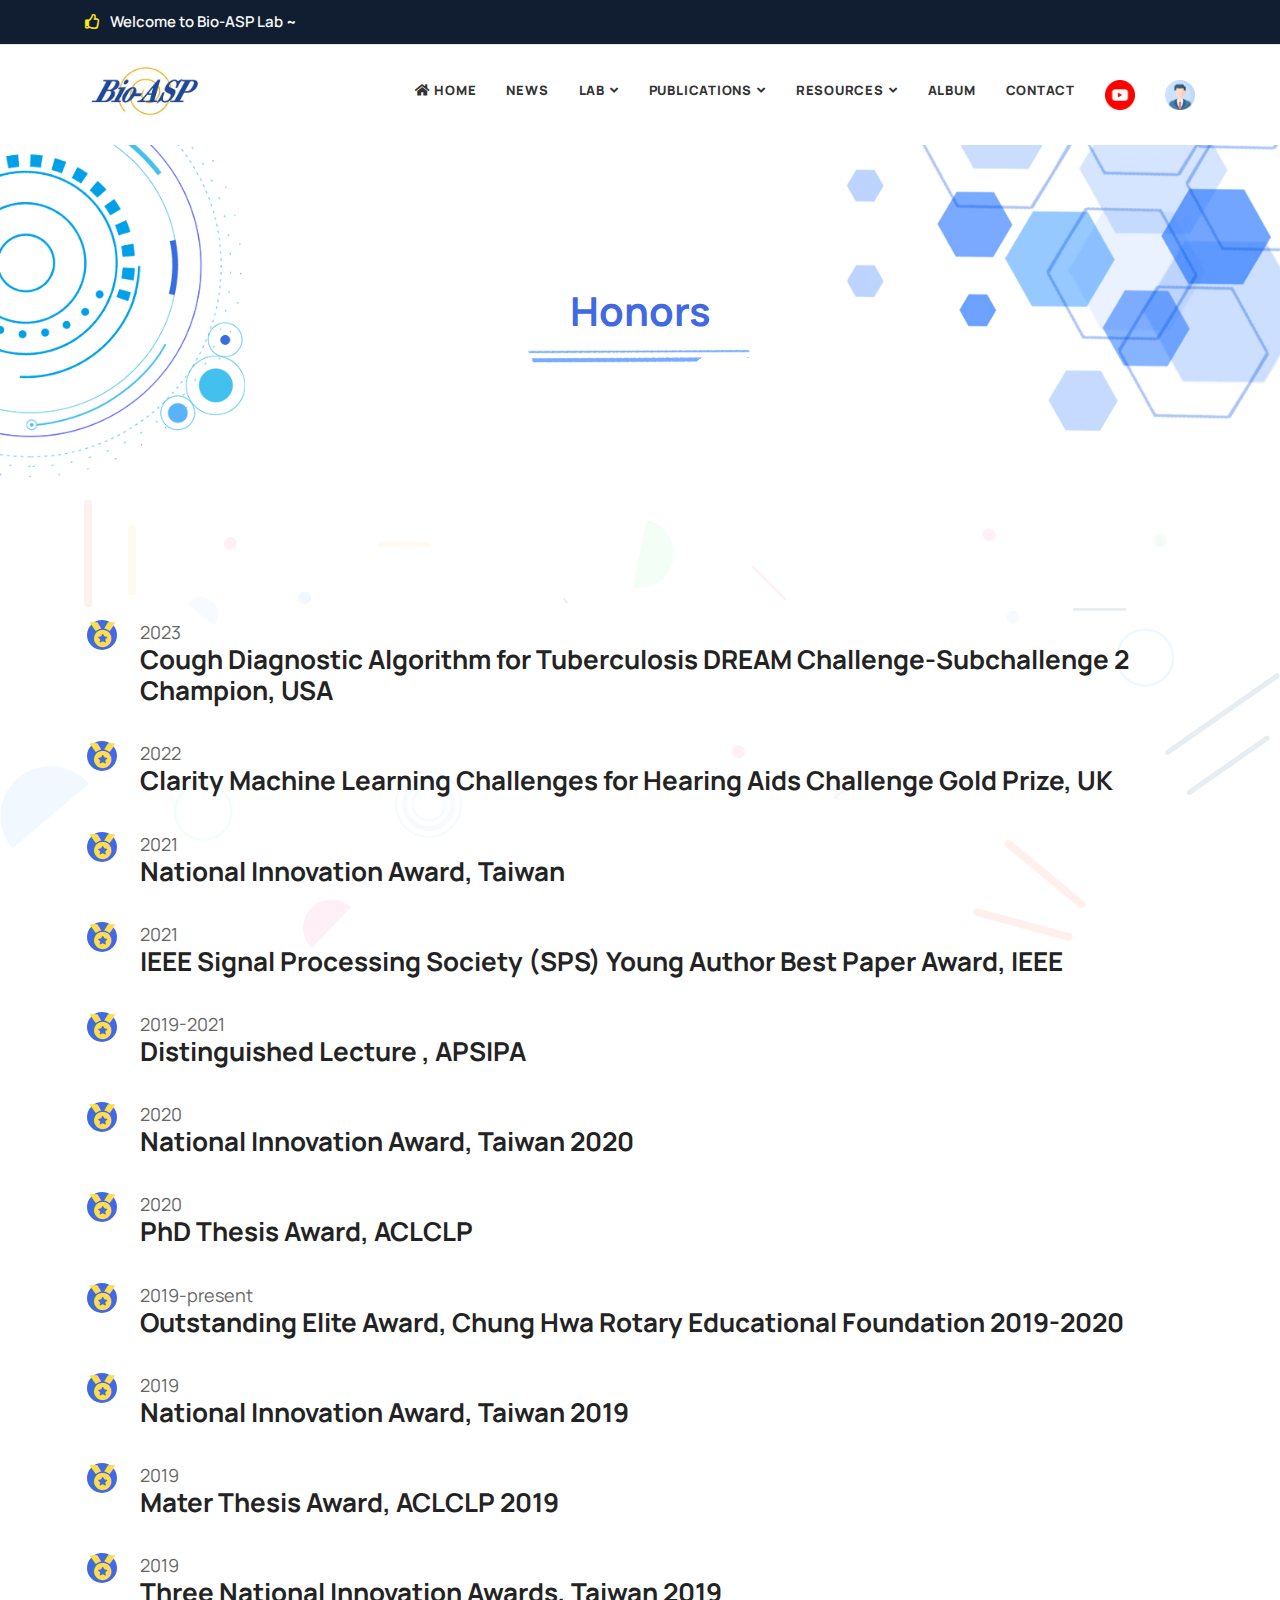
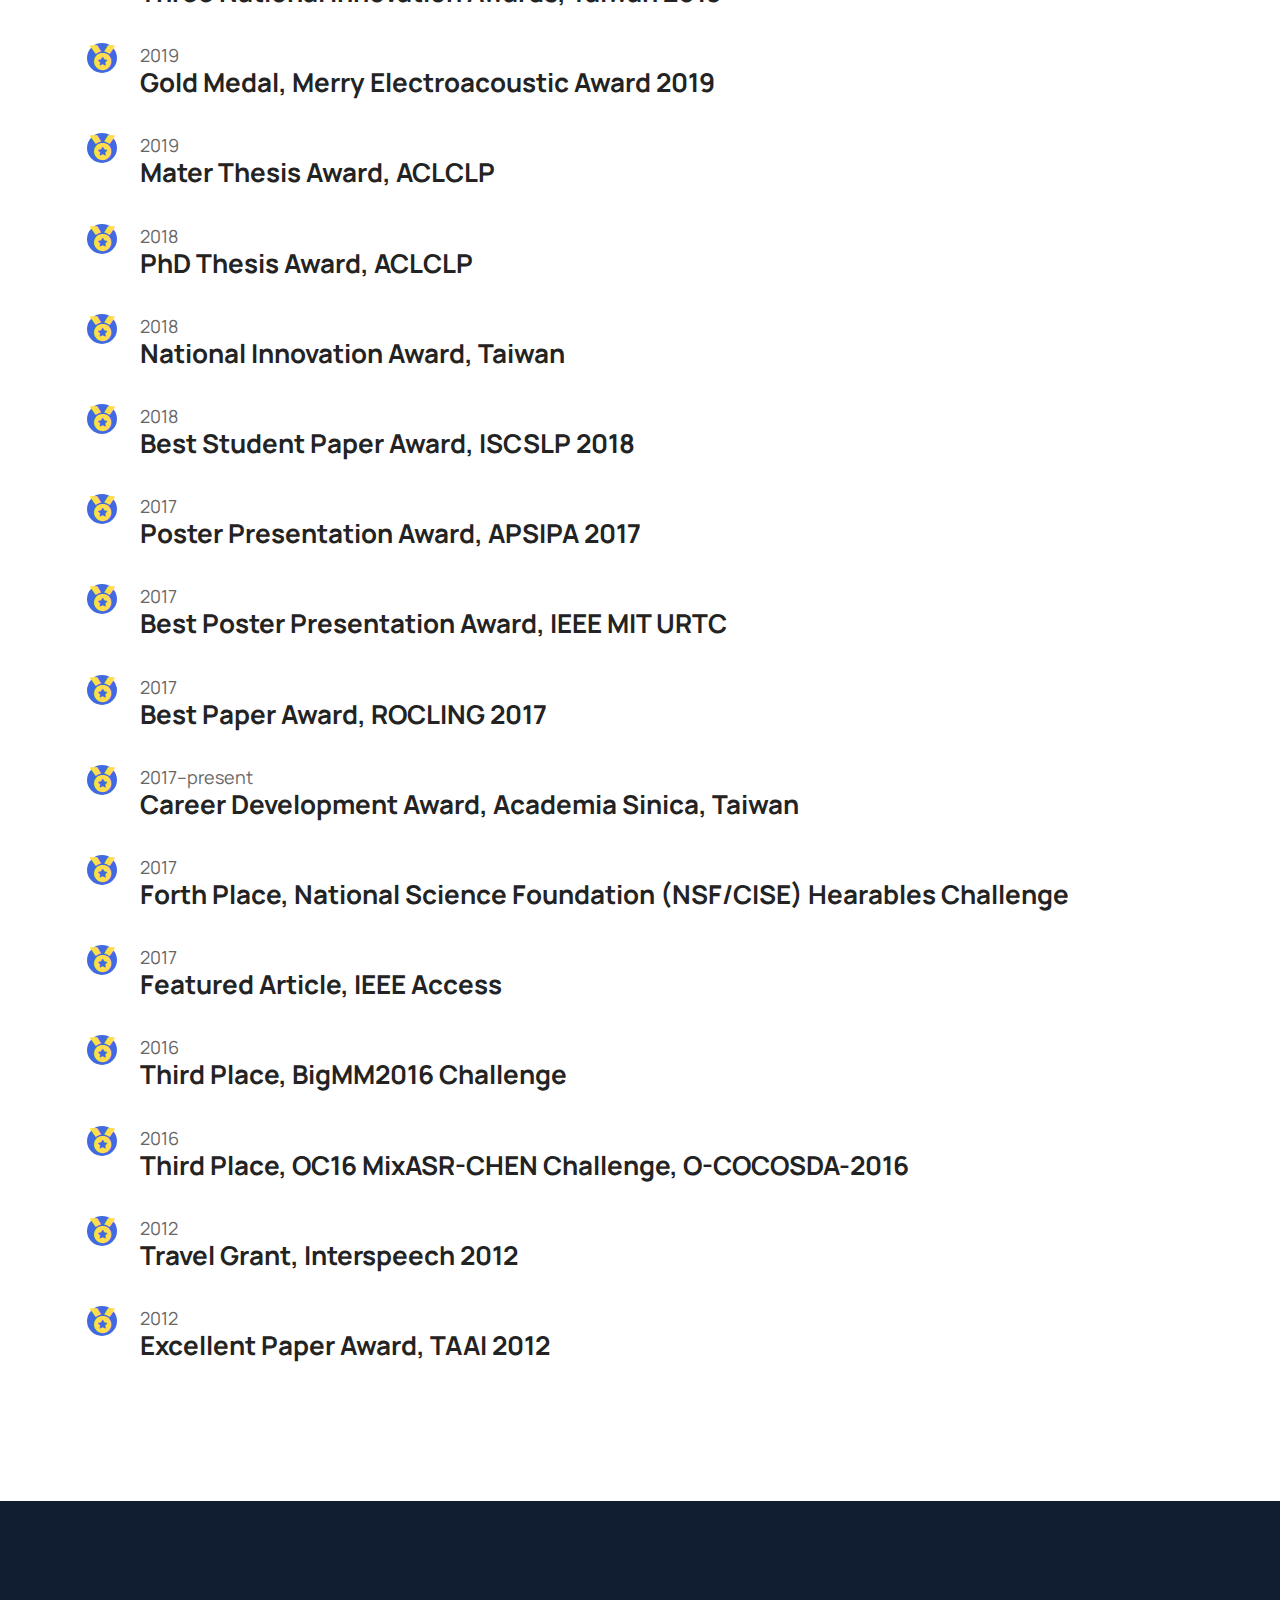
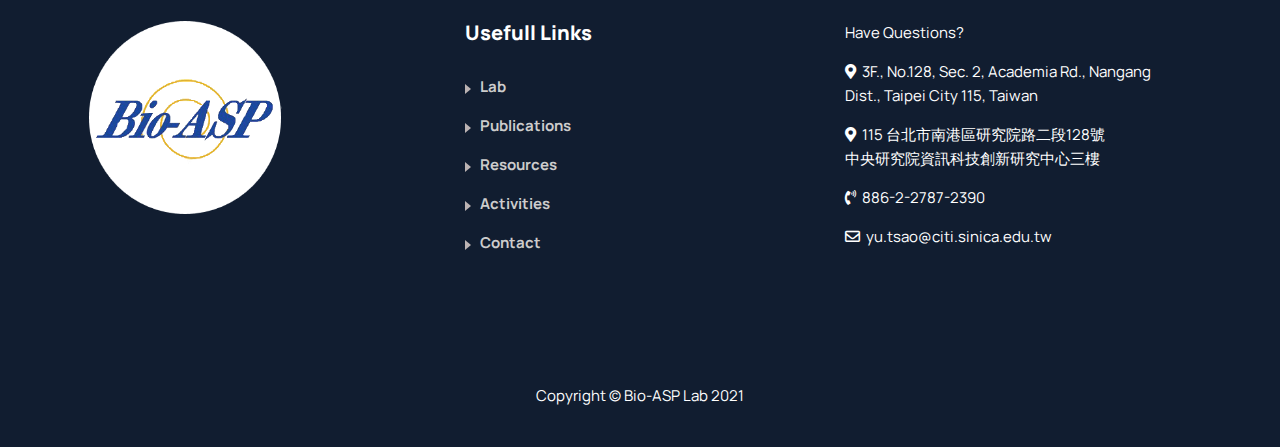
<file: honor.html>
<!DOCTYPE html>
<html lang="en">

<head>
    <!-- ========== Meta Tags ========== -->
    <meta charset="utf-8">
    <meta http-equiv="X-UA-Compatible" content="IE=edge">
    <!-- ========== Page Title ========== -->
    <title>Bio-asp Lab</title>

    <!-- ========== Favicon Icon title符號 ========== -->
    <link rel="icon" href="assets/img/logo.ico" type="image/x-icon">
    <link rel="shortcut icon" href="assets/img/logo.ico" type="image/x-icon">

    <!-- ========== Start Stylesheet ========== -->
    <link href="assets/css/bootstrap.min.css" rel="stylesheet" />
    <link href="assets/css/font-awesome.min.css" rel="stylesheet" />
    <link href="assets/css/themify-icons.css" rel="stylesheet" />
    <link href="assets/css/flaticon-set.css" rel="stylesheet" />
    <link href="assets/css/elegant-icons.css" rel="stylesheet" />
    <link href="assets/css/magnific-popup.css" rel="stylesheet" />
    <link href="assets/css/owl.carousel.min.css" rel="stylesheet" />
    <link href="assets/css/owl.theme.default.min.css" rel="stylesheet" />
    <link href="assets/css/animate.css" rel="stylesheet" />
    <link href="assets/css/bootsnav.css" rel="stylesheet" />
    <link href="style.css" rel="stylesheet">
    <link href="assets/css/responsive.css" rel="stylesheet" />
    <!-- ========== End Stylesheet ========== -->


</head>

<body>

    <!-- Preloader Start -->
    <div class="se-pre-con"></div>
    <!-- Preloader Ends -->

    <!-- Start Header Top 
    ============================================= -->
    <div class="top-bar-area bg-dark text-light inline inc-border">
        <div class="container">
            <div class="row align-center">

                <div class="col-lg-7 col-md-12 left-info">
                    <div class="item-flex">
                        <ul class="list">
                            <li>
                                <i class="far fa-thumbs-up"></i> Welcome to Bio-ASP Lab ~
                            </li>
                        </ul>
                    </div>
                </div>

            </div>
        </div>
    </div>
    <!-- End Header Top -->

    <!-- Header 
    ============================================= -->
    <header id="home">

        <!-- Start Navigation -->
        <nav class="navbar shadow-less navbar-default navbar-sticky bootsnav">

            <div class="container">

                <!-- Start Header Navigation -->
                <div class="navbar-header">
                    <button type="button" class="navbar-toggle" data-toggle="collapse" data-target="#navbar-menu">
                        <i class="fa fa-bars"></i>
                    </button>
                    <a class="navbar-brand" href="index.html">
                        <img src="assets/img/logo.jpg" class="logo" alt="Logo">
                    </a>
                </div>
                <!-- End Header Navigation -->

                <!-- Collect the nav links, forms, and other content for toggling --><!-- Menu -->
                <div class="collapse navbar-collapse" id="navbar-menu">
                    <ul class="nav navbar-nav navbar-right" data-in="fadeInDown" data-out="fadeOutUp">
                        <li>
                            <a href="index.html"><i class="fas fa-home"></i> Home</a>
                        </li>
                        <li>
                            <a href="news.html">News</a>
                        </li>
                        <li class="dropdown">
                            <a href="about-us.html" class="dropdown-toggle" data-toggle="dropdown">Lab</a>
                            <ul class="dropdown-menu">
                                <li><a href="about-us.html">About Us</a></li>
                                <li><a href="members.html">Team Members</a></li>
                                <li><a href="honor.html">Honors</a></li>
                                <li><a href="newsreport.html">News Report</a></li>
                            </ul>
                        </li>

                        <li class="dropdown">
                            <a href="publication.html" class="dropdown-toggle" data-toggle="dropdown">Publications</a>
                            <ul class="dropdown-menu">
                                <li><a href="p-book.html">Book</a></li>
                                <li><a href="publication.html">Conference</a></li>
                                <li><a href="p-journal.html">Journal</a></li>
                                <li><a href="p-tutorials.html">Tutorials</a></li>
                                <li><a href="p-presentations.html">Presentations</a></li>
                                <li><a href="p-reports.html">Reports</a></li>
                            </ul>
                        </li>

                        <li class="dropdown">
                            <a href="Opensource.html" class="dropdown-toggle" data-toggle="dropdown">Resources</a>
                            <ul class="dropdown-menu">
                                <li><a href="log-in.html">Internal Source</a></li>
                                <li><a href="Opensource.html#SE">Speech Enhancement Tools</a></li>
                                <li><a href="Opensource.html#BSP">Biomedical Signal Processing</a></li>
                                <li><a href="Opensource.html#ET">Evaluation Tool</a></li>
                                <li><a href="Opensource.html#Dataset">Dataset</a></li>
                            </ul>
                        </li>

                        <li>
                            <a href="album.html">Album</a>
                        </li>

                        <li>
                            <a href="contact.html">Contact</a>
                        </li>
                        <li>
                            <a href="https://youtube.com/channel/UCnFK2taEDuu4FaKbMGWYUNg" target="_blank">
                                <img src="assets/img/youtube.png" width="30px">
                            </a>
                        </li>
                        <li>
                            <a href="https://www.citi.sinica.edu.tw/pages/yu.tsao/index_en.html" target="_blank">
                                <img src="assets/img/profile.png" width="30px">
                            </a>
                        </li>

                    </ul>
                </div><!-- /.navbar-collapse -->
            </div>

        </nav>
        <!-- End Navigation -->

    </header>
    <!-- End Header -->


    <!-- Start Breadcrumb 
    ============================================= -->
    <div class="breadcrumb-area bg-gray text-center  text-light bg-cover"
        style="background-image: url(assets/img/25.png);">
        <div class="container">
            <div class="row">
                <div class="col-lg-8 offset-lg-2">
                    <h1 style="color: royalblue;">Honors</h1>
                </div>
            </div>
        </div>
    </div>
    <!-- End Breadcrumb -->

    <!-- Star Why Choose Us Area
    ============================================= -->
    <div class="choose-us-area default-padding">
        <!-- Fixed Shpae  -->
        <div class="fixed-shape shape left bottom">
            <img src="assets/img/shape/1.png" alt="Shape">
        </div>
        <!-- End Fixed Shpae  -->
        <div class="container">

            <div class="item-box">
                <div class="row">
                    <div class="col-lg-12  right-info">
                        <ul>
                            <!-- single honor -->
                            <li>
                                <i class="fas fa-medal"></i>
                                <p>2023</p>
                                <h4>Cough Diagnostic Algorithm for Tuberculosis DREAM Challenge-Subchallenge 2 Champion,
                                    USA</h4>
                            </li>
                            <!-- End single honor -->

                            <!-- single honor -->
                            <li>
                                <i class="fas fa-medal"></i>
                                <p>2022</p>
                                <h4>Clarity Machine Learning Challenges for Hearing Aids Challenge Gold Prize, UK</h4>
                            </li>
                            <!-- End single honor -->

                            <!-- single honor -->
                            <li>
                                <i class="fas fa-medal"></i>
                                <p>2021</p>
                                <h4>National Innovation Award, Taiwan</h4>
                            </li>
                            <!-- End single honor -->

                            <!-- single honor -->
                            <li>
                                <i class="fas fa-medal"></i>
                                <p>2021</p>
                                <h4>IEEE Signal Processing Society (SPS) Young Author Best Paper Award, IEEE</h4>
                            </li>
                            <!-- End single honor -->

                            <!-- single honor -->
                            <li>
                                <i class="fas fa-medal"></i>
                                <p>2019-2021</p>
                                <h4>Distinguished Lecture , APSIPA</h4>
                            </li>
                            <!-- End single honor -->

                            <!-- single honor -->
                            <li>
                                <i class="fas fa-medal"></i>
                                <p>2020</p>
                                <h4>National Innovation Award, Taiwan 2020</h4>
                            </li>
                            <!-- End single honor -->

                            <!-- single honor -->
                            <li>
                                <i class="fas fa-medal"></i>
                                <p>2020</p>
                                <h4>PhD Thesis Award, ACLCLP</h4>
                            </li>
                            <!-- End single honor -->

                            <!-- single honor -->
                            <li>
                                <i class="fas fa-medal"></i>
                                <p>2019-present</p>
                                <h4>Outstanding Elite Award, Chung Hwa Rotary Educational Foundation 2019-2020</h4>
                            </li>
                            <!-- End single honor -->

                            <!-- single honor -->
                            <li>
                                <i class="fas fa-medal"></i>
                                <p>2019</p>
                                <h4>National Innovation Award, Taiwan 2019</h4>
                            </li>
                            <!-- End single honor -->

                            <!-- single honor -->
                            <li>
                                <i class="fas fa-medal"></i>
                                <p>2019</p>
                                <h4>Mater Thesis Award, ACLCLP 2019</h4>
                            </li>
                            <!-- End single honor -->

                            <!-- single honor -->
                            <li>
                                <i class="fas fa-medal"></i>
                                <p>2019</p>
                                <h4>Three National Innovation Awards, Taiwan 2019</h4>
                            </li>
                            <!-- End single honor -->

                            <!-- single honor -->
                            <li>
                                <i class="fas fa-medal"></i>
                                <p>2019</p>
                                <h4>Gold Medal, Merry Electroacoustic Award 2019</h4>
                            </li>
                            <!-- End single honor -->

                            <!-- single honor -->
                            <li>
                                <i class="fas fa-medal"></i>
                                <p>2019</p>
                                <h4>Mater Thesis Award, ACLCLP</h4>
                            </li>
                            <!-- End single honor -->

                            <!-- single honor -->
                            <li>
                                <i class="fas fa-medal"></i>
                                <p>2018</p>
                                <h4> PhD Thesis Award, ACLCLP</h4>
                            </li>
                            <!-- End single honor -->

                            <!-- single honor -->
                            <li>
                                <i class="fas fa-medal"></i>
                                <p>2018</p>
                                <h4>National Innovation Award, Taiwan</h4>
                            </li>
                            <!-- End single honor -->

                            <!-- single honor -->
                            <li>
                                <i class="fas fa-medal"></i>
                                <p>2018</p>
                                <h4>Best Student Paper Award, ISCSLP 2018</h4>
                            </li>
                            <!-- End single honor -->

                            <!-- single honor -->
                            <li>
                                <i class="fas fa-medal"></i>
                                <p>2017</p>
                                <h4>Poster Presentation Award, APSIPA 2017</h4>
                            </li>
                            <!-- End single honor -->

                            <!-- single honor -->
                            <li>
                                <i class="fas fa-medal"></i>
                                <p>2017</p>
                                <h4>Best Poster Presentation Award, IEEE MIT URTC</h4>
                            </li>
                            <!-- End single honor -->

                            <!-- single honor -->
                            <li>
                                <i class="fas fa-medal"></i>
                                <p>2017</p>
                                <h4>Best Paper Award, ROCLING 2017</h4>
                            </li>
                            <!-- End single honor -->

                            <!-- single honor -->
                            <li>
                                <i class="fas fa-medal"></i>
                                <p>2017–present</p>
                                <h4>Career Development Award, Academia Sinica, Taiwan</h4>
                            </li>
                            <!-- End single honor -->

                            <!-- single honor -->
                            <li>
                                <i class="fas fa-medal"></i>
                                <p>2017</p>
                                <h4>Forth Place, National Science Foundation (NSF/CISE) Hearables Challenge</h4>
                            </li>
                            <!-- End single honor -->

                            <!-- single honor -->
                            <li>
                                <i class="fas fa-medal"></i>
                                <p>2017</p>
                                <h4>Featured Article, IEEE Access</h4>
                            </li>
                            <!-- End single honor -->

                            <!-- single honor -->
                            <li>
                                <i class="fas fa-medal"></i>
                                <p>2016</p>
                                <h4>Third Place, BigMM2016 Challenge</h4>
                            </li>
                            <!-- End single honor -->

                            <!-- single honor -->
                            <li>
                                <i class="fas fa-medal"></i>
                                <p>2016</p>
                                <h4>Third Place, OC16 MixASR-CHEN Challenge, O-COCOSDA-2016</h4>
                            </li>
                            <!-- End single honor -->

                            <!-- single honor -->
                            <li>
                                <i class="fas fa-medal"></i>
                                <p>2012</p>
                                <h4>Travel Grant, Interspeech 2012</h4>
                            </li>
                            <!-- End single honor -->

                            <!-- single honor -->
                            <li>
                                <i class="fas fa-medal"></i>
                                <p>2012</p>
                                <h4>Excellent Paper Award, TAAI 2012</h4>
                            </li>
                            <!-- End single honor -->






                        </ul>
                    </div>
                </div>
            </div>
        </div>
    </div>
    <!-- End Why Choose Us -->

    <!-- Star Footer
    ============================================= -->
    <footer class="bg-dark text-light">
        <div class="container">
            <div class="f-items default-padding">
                <div class="row">

                    <div class="col-lg-4 col-md-6 item">
                        <img src="assets/img/logo3.png" alt="Logo" width="200">
                    </div>

                    <div class="col-lg-4 col-md-6 item">
                        <div class="f-item link">
                            <h4 class="widget-title">Usefull Links</h4>
                            <ul>
                                <li>
                                    <a href="about-us.html">Lab</a>
                                </li>
                                <li>
                                    <a href="publication.html">Publications</a>
                                </li>
                                <li>
                                    <a href="Opensource.html">Resources</a>
                                </li>
                                <li>
                                    <a href="album.html">Activities</a>
                                </li>
                                <li>
                                    <a href="contact.html">Contact</a>
                                </li>
                            </ul>
                        </div>
                    </div>

                    <div class="col-lg-4 col-md-6 item">
                        <div class="f-item about">
                            <p>
                                Have Questions?
                            </p>
                            <p>
                                <i class="fas fa-map-marker-alt"></i>&nbsp; 3F., No.128, Sec. 2, Academia Rd., Nangang
                                Dist., Taipei City 115, Taiwan
                            </p>
                            <p>
                                <i class="fas fa-map-marker-alt"></i>&nbsp; 115 台北市南港區研究院路二段128號<br />中央研究院資訊科技創新研究中心三樓
                            </p>
                            <p>
                                <i class="fas fa-phone-volume"></i>&nbsp; 886-2-2787-2390
                            </p>
                            <p>
                                <i class="far fa-envelope"></i>&nbsp; yu.tsao@citi.sinica.edu.tw
                            </p>
                        </div>
                    </div>


                </div>
            </div>
        </div>
        <div>
            <p style="text-align: center;">Copyright &copy; Bio-ASP Lab 2021</p>
        </div>
        <br>
    </footer>
    <!-- End Footer-->

    <!-- jQuery Frameworks
    ============================================= -->
    <script src="assets/js/jquery-1.12.4.min.js"></script>
    <script src="assets/js/popper.min.js"></script>
    <script src="assets/js/bootstrap.min.js"></script>
    <script src="assets/js/jquery.appear.js"></script>
    <script src="assets/js/jquery.easing.min.js"></script>
    <script src="assets/js/jquery.magnific-popup.min.js"></script>
    <script src="assets/js/modernizr.custom.13711.js"></script>
    <script src="assets/js/owl.carousel.min.js"></script>
    <script src="assets/js/wow.min.js"></script>
    <script src="assets/js/progress-bar.min.js"></script>
    <script src="assets/js/isotope.pkgd.min.js"></script>
    <script src="assets/js/imagesloaded.pkgd.min.js"></script>
    <script src="assets/js/count-to.js"></script>
    <script src="assets/js/YTPlayer.min.js"></script>
    <script src="assets/js/jquery.nice-select.min.js"></script>
    <script src="assets/js/loopcounter.js"></script>
    <script src="assets/js/bootsnav.js"></script>
    <script src="assets/js/main.js"></script>

</body>

</html>
</file>
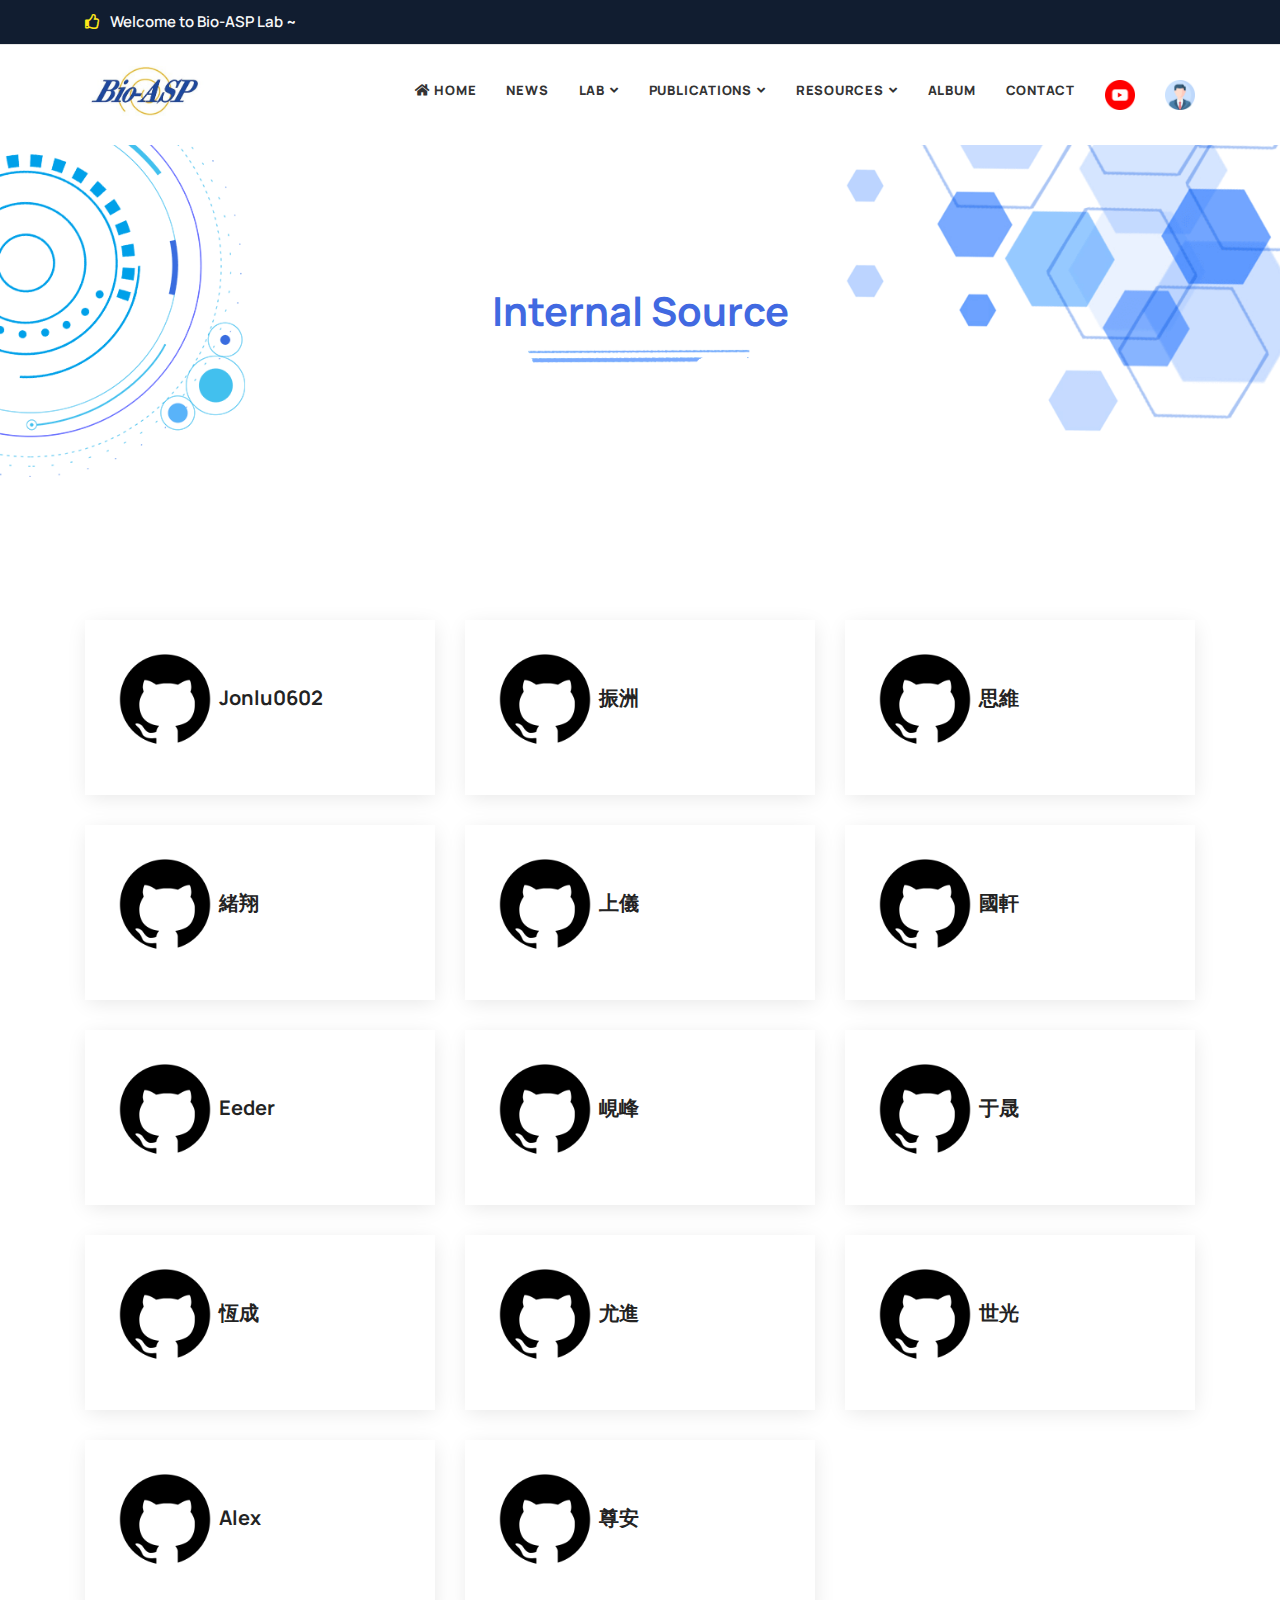
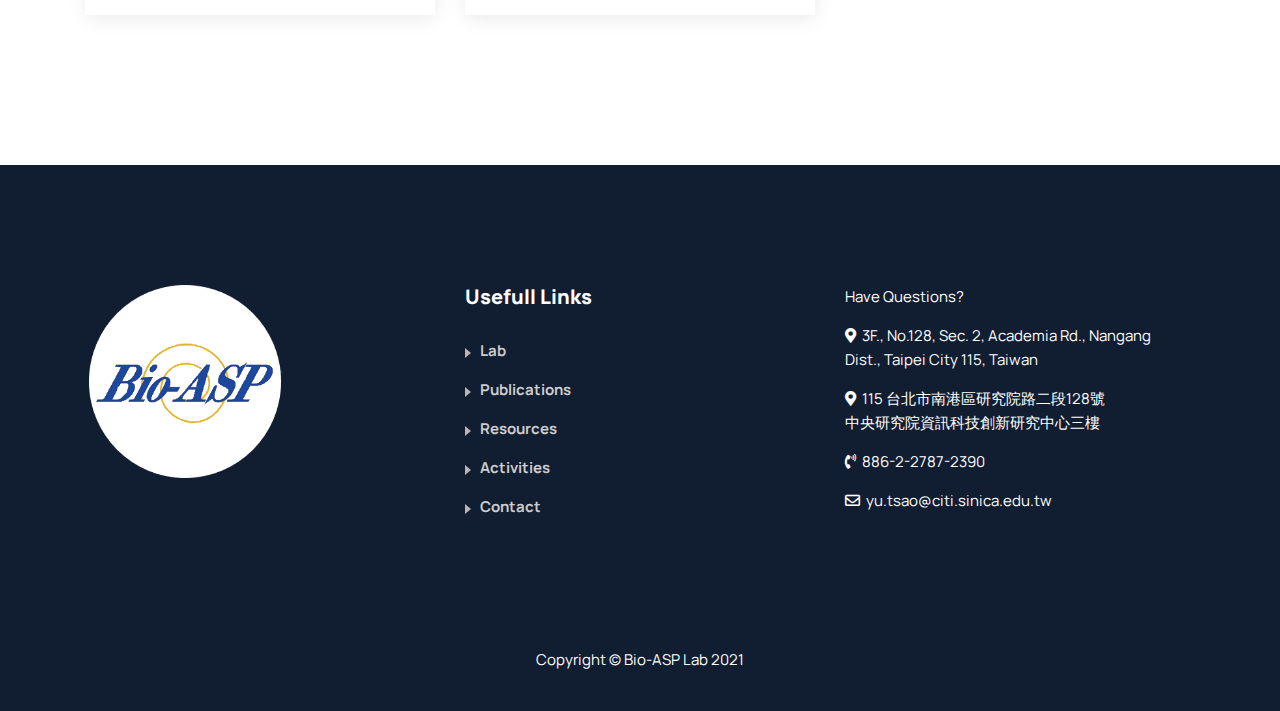
<file: internal.html>
<!DOCTYPE html>
<html lang="en">

<head>
    <!-- ========== Meta Tags ========== -->
    <meta charset="utf-8">
    <meta http-equiv="X-UA-Compatible" content="IE=edge">

    <!-- ========== Page Title ========== -->
    <title>Bio-asp Lab</title>

    <!-- ========== Favicon Icon title符號 ========== -->
    <link rel="icon" href="assets/img/logo.ico" type="image/x-icon" >
    <link rel="shortcut icon" href="assets/img/logo.ico" type="image/x-icon">

    <!-- ========== Start Stylesheet ========== -->
    <link href="assets/css/bootstrap.min.css" rel="stylesheet" />
    <link href="assets/css/font-awesome.min.css" rel="stylesheet" />
    <link href="assets/css/themify-icons.css" rel="stylesheet" />
    <link href="assets/css/flaticon-set.css" rel="stylesheet" />
    <link href="assets/css/elegant-icons.css" rel="stylesheet" />
    <link href="assets/css/magnific-popup.css" rel="stylesheet" />
    <link href="assets/css/owl.carousel.min.css" rel="stylesheet" />
    <link href="assets/css/owl.theme.default.min.css" rel="stylesheet" />
    <link href="assets/css/animate.css" rel="stylesheet" />
    <link href="assets/css/bootsnav.css" rel="stylesheet" />
    <link href="style.css" rel="stylesheet">
    <link href="assets/css/responsive.css" rel="stylesheet" />
    <!-- ========== End Stylesheet ========== -->

    

</head>

<body>

    <!-- Preloader Start -->
    <div class="se-pre-con"></div>
    <!-- Preloader Ends -->

    <!-- Start Header Top 
    ============================================= -->
    <div class="top-bar-area bg-dark text-light inline inc-border">
        <div class="container">
            <div class="row align-center">
                
                <div class="col-lg-7 col-md-12 left-info">
                    <div class="item-flex">
                        <ul class="list">
                            <li>
                                <i class="far fa-thumbs-up"></i> Welcome to Bio-ASP Lab ~
                            </li>
                        </ul>
                    </div>
                </div>

            </div>
        </div>
    </div>
    <!-- End Header Top -->

    <!-- Header 
    ============================================= -->
    <header id="home">

        <!-- Start Navigation -->
        <nav class="navbar shadow-less navbar-default navbar-sticky bootsnav">

            <div class="container">

                <!-- Start Header Navigation -->
                <div class="navbar-header">
                    <button type="button" class="navbar-toggle" data-toggle="collapse" data-target="#navbar-menu">
                        <i class="fa fa-bars"></i>
                    </button>
                    <a class="navbar-brand" href="index.html">
                        <img src="assets/img/logo.jpg" class="logo" alt="Logo">
                    </a>
                </div>
                <!-- End Header Navigation -->

                <!-- Collect the nav links, forms, and other content for toggling --><!-- Menu -->
                <div class="collapse navbar-collapse" id="navbar-menu">
                    <ul class="nav navbar-nav navbar-right" data-in="fadeInDown" data-out="fadeOutUp">
                        <li>
                            <a href="index.html"><i class="fas fa-home"></i> Home</a>
                        </li>
                        <li>
                            <a href="news.html">News</a>
                        </li>
                        <li class="dropdown">
                            <a href="about-us.html" class="dropdown-toggle" data-toggle="dropdown" >Lab</a>
                            <ul class="dropdown-menu">
                                <li><a href="about-us.html">About Us</a></li>
                                <li><a href="members.html">Team Members</a></li>
                                <li><a href="honor.html">Honors</a></li>
                                <li><a href="newsreport.html">News Report</a></li>
                            </ul>
                        </li>

                        <li class="dropdown">
                            <a href="publication.html" class="dropdown-toggle" data-toggle="dropdown" >Publications</a>
                            <ul class="dropdown-menu">
                                <li><a href="p-book.html">Book</a></li>
                                <li><a href="publication.html">Conference</a></li>
                                <li><a href="p-journal.html">Journal</a></li>
                                <li><a href="p-tutorials.html">Tutorials</a></li>
                                <li><a href="p-presentations.html">Presentations</a></li>
                                <li><a href="p-reports.html">Reports</a></li>
                            </ul>
                        </li>

                        <li class="dropdown">
                            <a href="Opensource.html" class="dropdown-toggle" data-toggle="dropdown" >Resources</a>
                            <ul class="dropdown-menu">
                                <li><a href="log-in.html">Internal Source</a></li>
                                <li><a href="Opensource.html#SE">Speech Enhancement Tools</a></li>
                                <li><a href="Opensource.html#BSP">Biomedical Signal Processing</a></li>
                                <li><a href="Opensource.html#ET">Evaluation Tool</a></li>
                                <li><a href="Opensource.html#Dataset">Dataset</a></li>
                            </ul>
                        </li>

                        <li>
                            <a href="album.html">Album</a>
                        </li>

                        <li>
                            <a href="contact.html">Contact</a>
                        </li>
                        <li>
                            <a href="https://youtube.com/channel/UCnFK2taEDuu4FaKbMGWYUNg" target="_blank" >
                                <img src="assets/img/youtube.png" width="30px">
                            </a>
                        </li>
                        <li>
                            <a href="https://www.citi.sinica.edu.tw/pages/yu.tsao/index_en.html" target="_blank">
                                <img src="assets/img/profile.png" width="30px">
                            </a>
                        </li>

                    </ul>
                </div><!-- /.navbar-collapse -->
            </div>

        </nav>
        <!-- End Navigation -->

    </header>
    <!-- End Header -->


    <!-- Start Breadcrumb 
    ============================================= -->
    <div class="breadcrumb-area bg-gray text-center  text-light bg-cover" style="background-image: url(assets/img/25.png);">
        <div class="container">
            <div class="row">
                <div class="col-lg-8 offset-lg-2">
                    <h1 style="color: royalblue;">Internal Source</h1>
                </div>
            </div>
        </div>
    </div>
    <!-- End Breadcrumb -->

    <!-- Star Open Source
    ============================================= -->
    <div class="courses-area trend-layout  default-padding">
        <div class="container">

            <!-- single item -->
            <div class="courses-items">
                <div class="row">

                    <!-- Single item -->
                    <div class="single-item col-lg-4 col-md-6">
                        <div id="MCSE">
                        <div class="item" >
                            <div class="info" >
                                <h4>
                                   <img src="assets/img/github.png" width="100px" >
                                   <a href="https://github.com/jonlu0602" target="_blank">jonlu0602
                                    </a>
                                </h4>
                            </div>
                        </div>
                    </div>
                    </div>
                    <!-- End Single item -->

                    <!-- Single item -->
                    <div class="single-item col-lg-4 col-md-6">
                        <div id="MCSE">
                        <div class="item" >
                            <div class="info" >
                                <h4>
                                   <img src="assets/img/github.png" width="100px" >
                                   <a href="https://github.com/lochenchou" target="_blank">振洲
                                    </a>
                                </h4>
                            </div>
                        </div>
                    </div>
                    </div>
                    <!-- End Single item -->

                    <!-- Single item -->
                    <div class="single-item col-lg-4 col-md-6">
                        <div id="MCSE">
                        <div class="item" >
                            <div class="info" >
                                <h4>
                                   <img src="assets/img/github.png" width="100px" >
                                   <a href="https://github.com/JasonSWFu" target="_blank">思維
                                    </a>
                                </h4>
                            </div>
                        </div>
                    </div>
                    </div>
                    <!-- End Single item -->

                    <!-- Single item -->
                    <div class="single-item col-lg-4 col-md-6">
                        <div id="MCSE">
                        <div class="item" >
                            <div class="info" >
                                <h4>
                                   <img src="assets/img/github.png" width="100px" >
                                   <a href="https://github.com/sypdbhee" target="_blank">緒翔
                                    </a>
                                </h4>
                            </div>
                        </div>
                    </div>
                    </div>
                    <!-- End Single item -->

                    <!-- Single item -->
                    <div class="single-item col-lg-4 col-md-6">
                        <div id="MCSE">
                        <div class="item" >
                            <div class="info" >
                                <h4>
                                   <img src="assets/img/github.png" width="100px" >
                                   <a href="https://github.com/kagaminccino" target="_blank">上儀
                                    </a>
                                </h4>
                            </div>
                        </div>
                    </div>
                    </div>
                    <!-- End Single item -->

                    <!-- Single item -->
                    <div class="single-item col-lg-4 col-md-6">
                        <div id="MCSE">
                        <div class="item" >
                            <div class="info" >
                                <h4>
                                   <img src="assets/img/github.png" width="100px" >
                                   <a href="https://github.com/khhungg" target="_blank">國軒
                                    </a>
                                </h4>
                            </div>
                        </div>
                    </div>
                    </div>
                    <!-- End Single item -->

                    <!-- Single item -->
                    <div class="single-item col-lg-4 col-md-6">
                        <div id="MCSE">
                        <div class="item" >
                            <div class="info" >
                                <h4>
                                   <img src="assets/img/github.png" width="100px" >
                                   <a href="https://github.com/eederhsu" target="_blank">Eeder
                                    </a>
                                </h4>
                            </div>
                        </div>
                    </div>
                    </div>
                    <!-- End Single item -->

                    <!-- Single item -->
                    <div class="single-item col-lg-4 col-md-6">
                        <div id="MCSE">
                        <div class="item" >
                            <div class="info" >
                                <h4>
                                   <img src="assets/img/github.png" width="100px" >
                                   <a href="https://github.com/jerrygood0703" target="_blank">峴峰
                                    </a>
                                </h4>
                            </div>
                        </div>
                    </div>
                    </div>
                    <!-- End Single item -->

                    <!-- Single item -->
                    <div class="single-item col-lg-4 col-md-6">
                        <div id="MCSE">
                        <div class="item" >
                            <div class="info" >
                                <h4>
                                   <img src="assets/img/github.png" width="100px" >
                                   <a href="https://github.com/WilliamYu1993" target="_blank">于晟
                                    </a>
                                </h4>
                            </div>
                        </div>
                    </div>
                    </div>
                    <!-- End Single item -->

                    <!-- Single item -->
                    <div class="single-item col-lg-4 col-md-6">
                        <div id="MCSE">
                        <div class="item" >
                            <div class="info" >
                                <h4>
                                   <img src="assets/img/github.png" width="100px" >
                                   <a href="https://github.com/hckuo145" target="_blank">恆成
                                    </a>
                                </h4>
                            </div>
                        </div>
                    </div>
                    </div>
                    <!-- End Single item -->

                    <!-- Single item -->
                    <div class="single-item col-lg-4 col-md-6">
                        <div id="MCSE">
                        <div class="item" >
                            <div class="info" >
                                <h4>
                                   <img src="assets/img/github.png" width="100px" >
                                   <a href="https://github.com/jinliyou1991" target="_blank">尤進
                                    </a>
                                </h4>
                            </div>
                        </div>
                    </div>
                    </div>
                    <!-- End Single item -->

                    <!-- Single item -->
                    <div class="single-item col-lg-4 col-md-6">
                        <div id="MCSE">
                        <div class="item" >
                            <div class="info" >
                                <h4>
                                   <img src="assets/img/github.png" width="100px" >
                                   <a href="https://github.com/SKb10" target="_blank">世光
                                    </a>
                                </h4>
                            </div>
                        </div>
                    </div>
                    </div>
                    <!-- End Single item -->

                    <!-- Single item -->
                    <div class="single-item col-lg-4 col-md-6">
                        <div id="MCSE">
                        <div class="item" >
                            <div class="info" >
                                <h4>
                                   <img src="assets/img/github.png" width="100px" >
                                   <a href=" https://github.com/NormalCrab" target="_blank">Alex
                                    </a>
                                </h4>
                            </div>
                        </div>
                    </div>
                    </div>
                    <!-- End Single item -->

                    <!-- Single item -->
                    <div class="single-item col-lg-4 col-md-6">
                        <div id="MCSE">
                        <div class="item" >
                            <div class="info" >
                                <h4>
                                   <img src="assets/img/github.png" width="100px" >
                                   <a href="https://github.com/aleXiehta" target="_blank">尊安
                                    </a>
                                </h4>
                            </div>
                        </div>
                    </div>
                    </div>
                    <!-- End Single item -->

                </div>
            </div>
        </div>
    </div>




    <!-- Star Footer
    ============================================= -->
    <footer class="bg-dark text-light">
        <div class="container">
            <div class="f-items default-padding">
                <div class="row">

                    <div class="col-lg-4 col-md-6 item">
                        <img src="assets/img/logo3.png" alt="Logo" width="200">
                    </div>
                    
                    <div class="col-lg-4 col-md-6 item">
                        <div class="f-item link">
                            <h4 class="widget-title">Usefull Links</h4>
                            <ul>
                                <li>
                                    <a href="about-us.html">Lab</a>
                                </li>
                                <li>
                                    <a href="publication.html">Publications</a>
                                </li>
                                <li>
                                    <a href="Opensource.html">Resources</a>
                                </li>
                                <li>
                                    <a href="album.html">Activities</a>
                                </li>
                                <li>
                                    <a href="contact.html">Contact</a>
                                </li>
                            </ul>
                        </div>
                    </div>

                    <div class="col-lg-4 col-md-6 item">
                        <div class="f-item about">
                            <p>
                                Have Questions?
                            </p>
                            <p>
                                <i class="fas fa-map-marker-alt"></i>&nbsp;  3F., No.128, Sec. 2, Academia Rd., Nangang Dist., Taipei City 115, Taiwan
                            </p>
                            <p>
                                <i class="fas fa-map-marker-alt"></i>&nbsp; 115 台北市南港區研究院路二段128號<br/>中央研究院資訊科技創新研究中心三樓
                            </p>
                            <p>
                                <i class="fas fa-phone-volume"></i>&nbsp; 886-2-2787-2390
                            </p>
                            <p>
                                <i class="far fa-envelope"></i>&nbsp; yu.tsao@citi.sinica.edu.tw
                            </p>
                        </div>
                    </div>


                </div>
            </div>
        </div>
        <div>
            <p style="text-align: center;">Copyright &copy;  Bio-ASP Lab 2021</p>
        </div>
        <br>
    </footer>
    <!-- End Footer-->

    <!-- jQuery Frameworks
    ============================================= -->
    <script src="assets/js/jquery-1.12.4.min.js"></script>
    <script src="assets/js/popper.min.js"></script>
    <script src="assets/js/bootstrap.min.js"></script>
    <script src="assets/js/jquery.appear.js"></script>
    <script src="assets/js/jquery.easing.min.js"></script>
    <script src="assets/js/jquery.magnific-popup.min.js"></script>
    <script src="assets/js/modernizr.custom.13711.js"></script>
    <script src="assets/js/owl.carousel.min.js"></script>
    <script src="assets/js/wow.min.js"></script>
    <script src="assets/js/progress-bar.min.js"></script>
    <script src="assets/js/isotope.pkgd.min.js"></script>
    <script src="assets/js/imagesloaded.pkgd.min.js"></script>
    <script src="assets/js/count-to.js"></script>
    <script src="assets/js/YTPlayer.min.js"></script>
    <script src="assets/js/jquery.nice-select.min.js"></script>
    <script src="assets/js/loopcounter.js"></script>
    <script src="assets/js/bootsnav.js"></script>
    <script src="assets/js/main.js"></script>

</body>
</html>
</file>
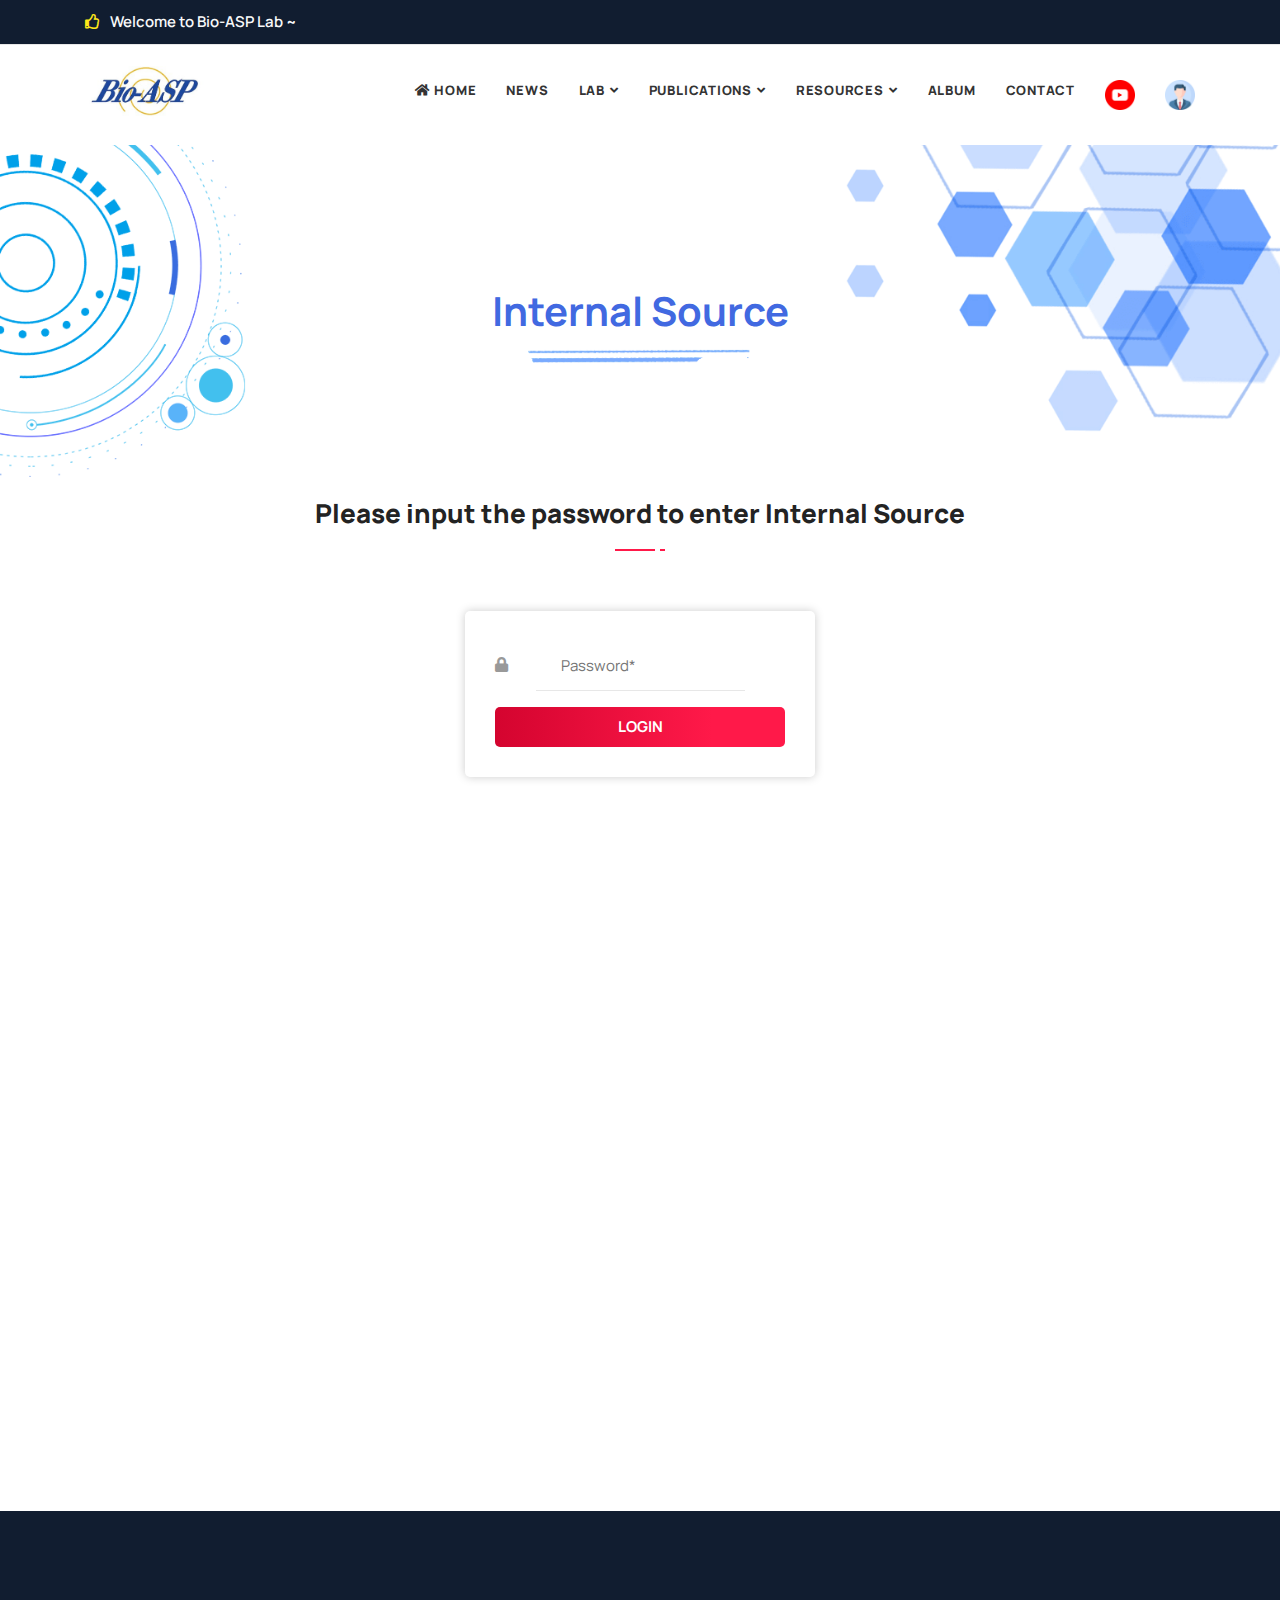
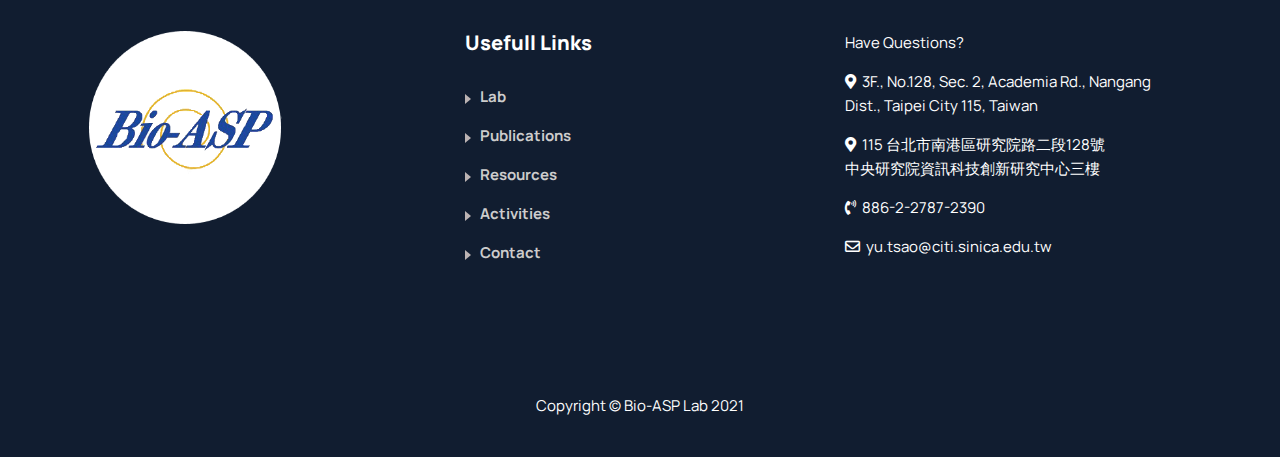
<file: log-in.html>
<!DOCTYPE html>
<html lang="en">

<head>
    <!-- ========== Meta Tags ========== -->
    <meta charset="utf-8">
    <meta http-equiv="X-UA-Compatible" content="IE=edge">

    <!-- ========== Page Title ========== -->
    <title>Bio-asp Lab</title>

    <!-- ========== Favicon Icon title符號 ========== -->
    <link rel="icon" href="assets/img/logo.ico" type="image/x-icon" >
    <link rel="shortcut icon" href="assets/img/logo.ico" type="image/x-icon">

    <!-- ========== Start Stylesheet ========== -->
    <link href="assets/css/bootstrap.min.css" rel="stylesheet" />
    <link href="assets/css/font-awesome.min.css" rel="stylesheet" />
    <link href="assets/css/themify-icons.css" rel="stylesheet" />
    <link href="assets/css/flaticon-set.css" rel="stylesheet" />
    <link href="assets/css/elegant-icons.css" rel="stylesheet" />
    <link href="assets/css/magnific-popup.css" rel="stylesheet" />
    <link href="assets/css/owl.carousel.min.css" rel="stylesheet" />
    <link href="assets/css/owl.theme.default.min.css" rel="stylesheet" />
    <link href="assets/css/animate.css" rel="stylesheet" />
    <link href="assets/css/bootsnav.css" rel="stylesheet" />
    <link href="style.css" rel="stylesheet">
    <link href="assets/css/responsive.css" rel="stylesheet" />
    <!-- ========== End Stylesheet ========== -->


    <script language=javascript>
        function toopen(){
            if(document.getElementById("password").value=="Bioasp"){
                document.location="Opensource.html";
                   return true;
                }else{
                alert("Your password is incorrect. Please try again!")
                return false;
                }
            }
    </script>


    

</head>

<body>

    <!-- Preloader Start -->
    <div class="se-pre-con"></div>
    <!-- Preloader Ends -->

    <!-- Start Header Top 
    ============================================= -->
    <div class="top-bar-area bg-dark text-light inline inc-border">
        <div class="container">
            <div class="row align-center">
                
                <div class="col-lg-7 col-md-12 left-info">
                    <div class="item-flex">
                        <ul class="list">
                            <li>
                                <i class="far fa-thumbs-up"></i> Welcome to Bio-ASP Lab ~
                            </li>
                        </ul>
                    </div>
                </div>

            </div>
        </div>
    </div>
    <!-- End Header Top -->

    <!-- Header 
    ============================================= -->
    <header id="home">

        <!-- Start Navigation -->
        <nav class="navbar shadow-less navbar-default navbar-sticky bootsnav">

            <div class="container">

                <!-- Start Header Navigation -->
                <div class="navbar-header">
                    <button type="button" class="navbar-toggle" data-toggle="collapse" data-target="#navbar-menu">
                        <i class="fa fa-bars"></i>
                    </button>
                    <a class="navbar-brand" href="index.html">
                        <img src="assets/img/logo.jpg" class="logo" alt="Logo">
                    </a>
                </div>
                <!-- End Header Navigation -->

                <!-- Collect the nav links, forms, and other content for toggling --><!-- Menu -->
                <div class="collapse navbar-collapse" id="navbar-menu">
                    <ul class="nav navbar-nav navbar-right" data-in="fadeInDown" data-out="fadeOutUp">
                        <li>
                            <a href="index.html"><i class="fas fa-home"></i> Home</a>
                        </li>
                        <li>
                            <a href="news.html">News</a>
                        </li>
                        <li class="dropdown">
                            <a href="about-us.html" class="dropdown-toggle" data-toggle="dropdown" >Lab</a>
                            <ul class="dropdown-menu">
                                <li><a href="about-us.html">About Us</a></li>
                                <li><a href="members.html">Team Members</a></li>
                                <li><a href="honor.html">Honors</a></li>
                                <li><a href="newsreport.html">News Report</a></li>
                            </ul>
                        </li>

                        <li class="dropdown">
                            <a href="publication.html" class="dropdown-toggle" data-toggle="dropdown" >Publications</a>
                            <ul class="dropdown-menu">
                                <li><a href="p-book.html">Book</a></li>
                                <li><a href="publication.html">Conference</a></li>
                                <li><a href="p-journal.html">Journal</a></li>
                                <li><a href="p-tutorials.html">Tutorials</a></li>
                                <li><a href="p-presentations.html">Presentations</a></li>
                                <li><a href="p-reports.html">Reports</a></li>
                            </ul>
                        </li>

                        <li class="dropdown">
                            <a href="Opensource.html" class="dropdown-toggle" data-toggle="dropdown" >Resources</a>
                            <ul class="dropdown-menu">
                                <li><a href="log-in.html">Internal Source</a></li>
                                <li><a href="Opensource.html#SE">Speech Enhancement Tools</a></li>
                                <li><a href="Opensource.html#BSP">Biomedical Signal Processing</a></li>
                                <li><a href="Opensource.html#ET">Evaluation Tool</a></li>
                                <li><a href="Opensource.html#Dataset">Dataset</a></li>
                            </ul>
                        </li>

                        <li>
                            <a href="album.html">Album</a>
                        </li>

                        <li>
                            <a href="contact.html">Contact</a>
                        </li>
                        <li>
                            <a href="https://youtube.com/channel/UCnFK2taEDuu4FaKbMGWYUNg" target="_blank" >
                                <img src="assets/img/youtube.png" width="30px">
                            </a>
                        </li>
                        <li>
                            <a href="https://www.citi.sinica.edu.tw/pages/yu.tsao/index_en.html" target="_blank">
                                <img src="assets/img/profile.png" width="30px">
                            </a>
                        </li>

                    </ul>
                </div><!-- /.navbar-collapse -->
            </div>

        </nav>
        <!-- End Navigation -->

    </header>
    <!-- End Header -->


    <!-- Start Breadcrumb 
    ============================================= -->
    <div class="breadcrumb-area bg-gray text-center  text-light bg-cover" style="background-image: url(assets/img/25.png);">
        <div class="container">
            <div class="row">
                <div class="col-lg-8 offset-lg-2">
                    <h1 style="color: royalblue;">Internal Source</h1>
                </div>
            </div>
        </div>
    </div>
    <!-- End Breadcrumb -->


        <div class="site-heading text-center">
            <h2 id="Dataset" style="font-size: 26px;">Please input the password to enter Internal Source</h2>
        </div>

        

        <!-- Start Login 
    ============================================= -->
    <div class="login-area">
        <div class="container">
            <div class="row">
                <div class="col-lg-4 offset-lg-4">
                    <div class="login-box">
                        <div class="login">
                            <div class="content">
                                <form method="get" action="internal.html"name="myform">
                                    <div class="row">
                                        <div class="col-lg-12 col-md-12">
                                            <div class="form-group">
                                                <i class="fas fa-lock"></i>
                                                <input type="password" id="password" name="password"   value="" placeholder="Password*" >
                                            </div>
                                        </div>
                                    </div>
                                    <div class="col-lg-12 col-md-12">
                                        <div class="row">
                                            <button type="submit" onclick="return toopen();">
                                                Login
                                            </button>
                                        </div>
                                    </div>
                                </form>
                            </div>
                        </div>
                    </div>
                </div>
            </div>
        </div>
    </div>
    <!-- End Login -->

    <!-- Star Footer
    ============================================= -->
    <footer class="bg-dark text-light">
        <div class="container">
            <div class="f-items default-padding">
                <div class="row">

                    <div class="col-lg-4 col-md-6 item">
                        <img src="assets/img/logo3.png" alt="Logo" width="200">
                    </div>
                    
                    <div class="col-lg-4 col-md-6 item">
                        <div class="f-item link">
                            <h4 class="widget-title">Usefull Links</h4>
                            <ul>
                                <li>
                                    <a href="about-us.html">Lab</a>
                                </li>
                                <li>
                                    <a href="publication.html">Publications</a>
                                </li>
                                <li>
                                    <a href="Opensource.html">Resources</a>
                                </li>
                                <li>
                                    <a href="album.html">Activities</a>
                                </li>
                                <li>
                                    <a href="contact.html">Contact</a>
                                </li>
                            </ul>
                        </div>
                    </div>

                    <div class="col-lg-4 col-md-6 item">
                        <div class="f-item about">
                            <p>
                                Have Questions?
                            </p>
                            <p>
                                <i class="fas fa-map-marker-alt"></i>&nbsp;  3F., No.128, Sec. 2, Academia Rd., Nangang Dist., Taipei City 115, Taiwan
                            </p>
                            <p>
                                <i class="fas fa-map-marker-alt"></i>&nbsp; 115 台北市南港區研究院路二段128號<br/>中央研究院資訊科技創新研究中心三樓
                            </p>
                            <p>
                                <i class="fas fa-phone-volume"></i>&nbsp; 886-2-2787-2390
                            </p>
                            <p>
                                <i class="far fa-envelope"></i>&nbsp; yu.tsao@citi.sinica.edu.tw
                            </p>
                        </div>
                    </div>


                </div>
            </div>
        </div>
        <div>
            <p style="text-align: center;">Copyright &copy;  Bio-ASP Lab 2021</p>
        </div>
        <br>
    </footer>
    <!-- End Footer-->

    <!-- jQuery Frameworks
    ============================================= -->
    <script src="assets/js/jquery-1.12.4.min.js"></script>
    <script src="assets/js/popper.min.js"></script>
    <script src="assets/js/bootstrap.min.js"></script>
    <script src="assets/js/jquery.appear.js"></script>
    <script src="assets/js/jquery.easing.min.js"></script>
    <script src="assets/js/jquery.magnific-popup.min.js"></script>
    <script src="assets/js/modernizr.custom.13711.js"></script>
    <script src="assets/js/owl.carousel.min.js"></script>
    <script src="assets/js/wow.min.js"></script>
    <script src="assets/js/progress-bar.min.js"></script>
    <script src="assets/js/isotope.pkgd.min.js"></script>
    <script src="assets/js/imagesloaded.pkgd.min.js"></script>
    <script src="assets/js/count-to.js"></script>
    <script src="assets/js/YTPlayer.min.js"></script>
    <script src="assets/js/jquery.nice-select.min.js"></script>
    <script src="assets/js/loopcounter.js"></script>
    <script src="assets/js/bootsnav.js"></script>
    <script src="assets/js/main.js"></script>

</body>
</html>
</file>
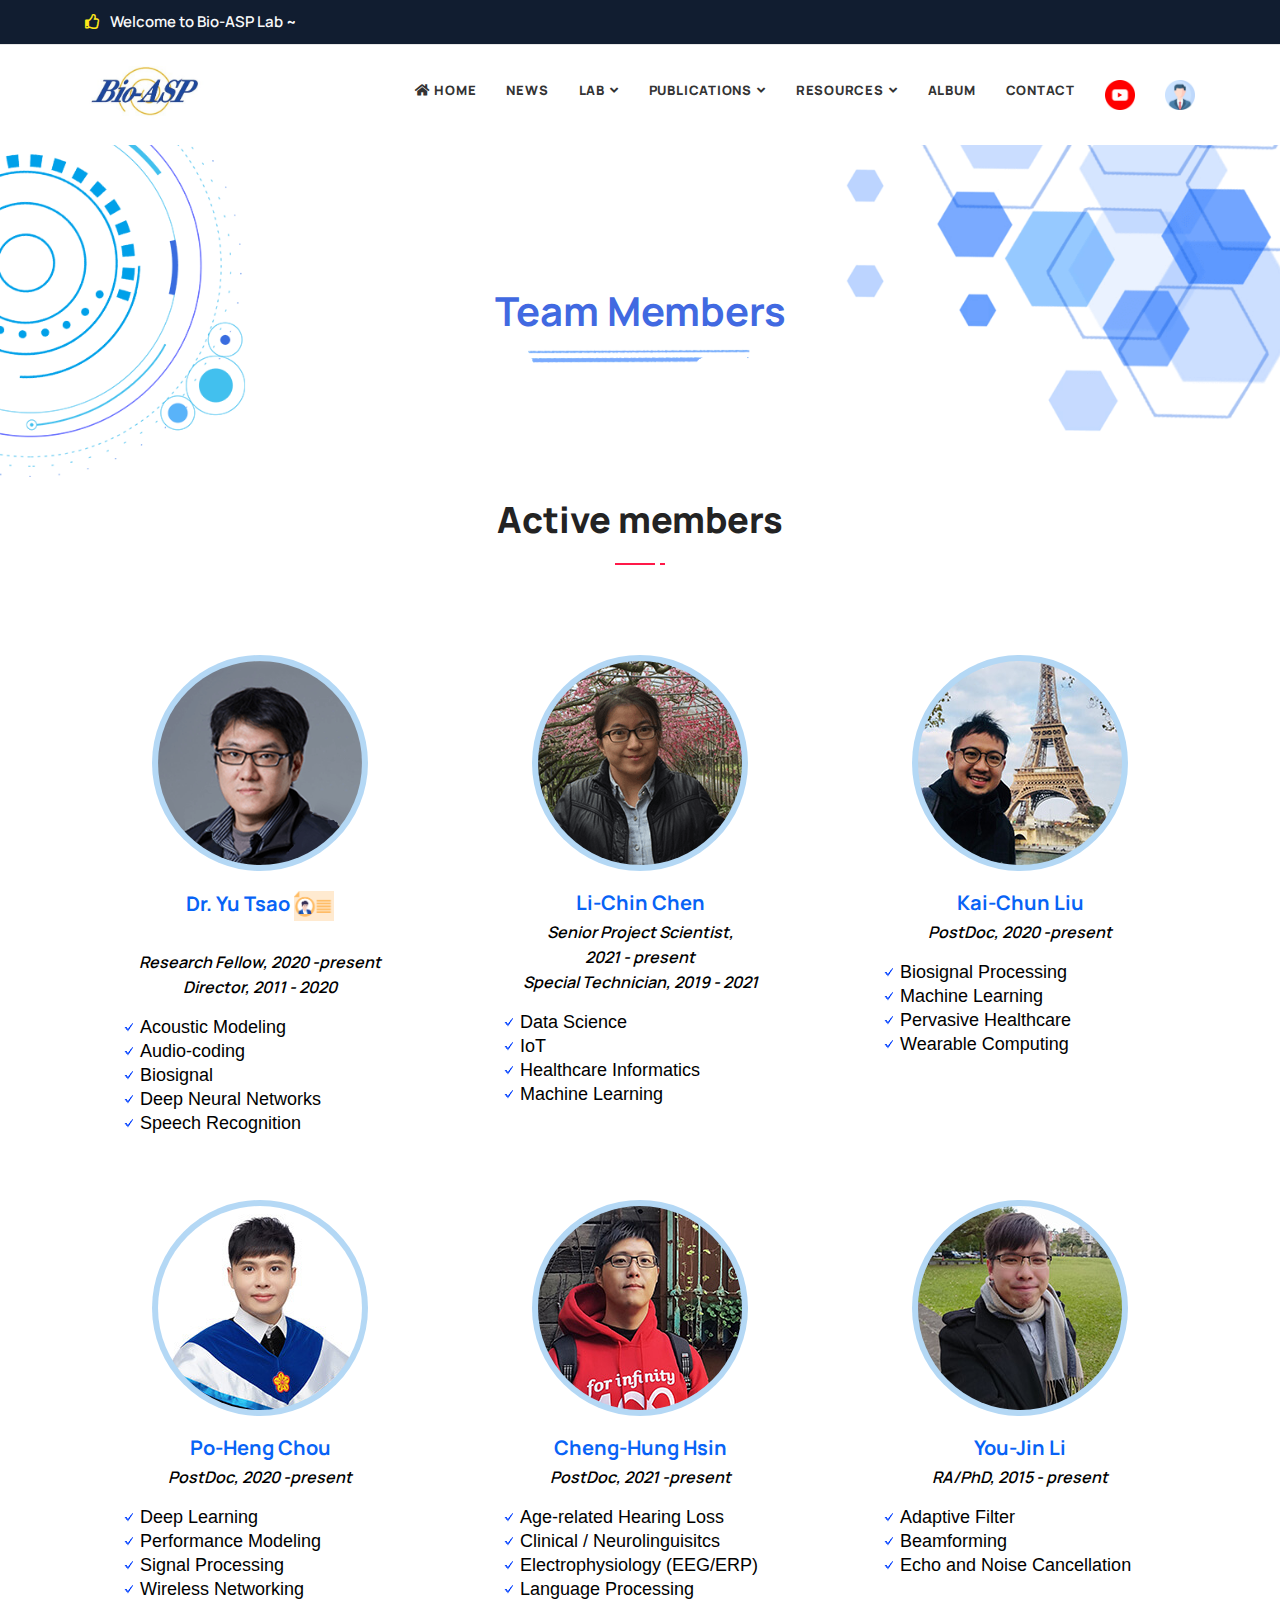
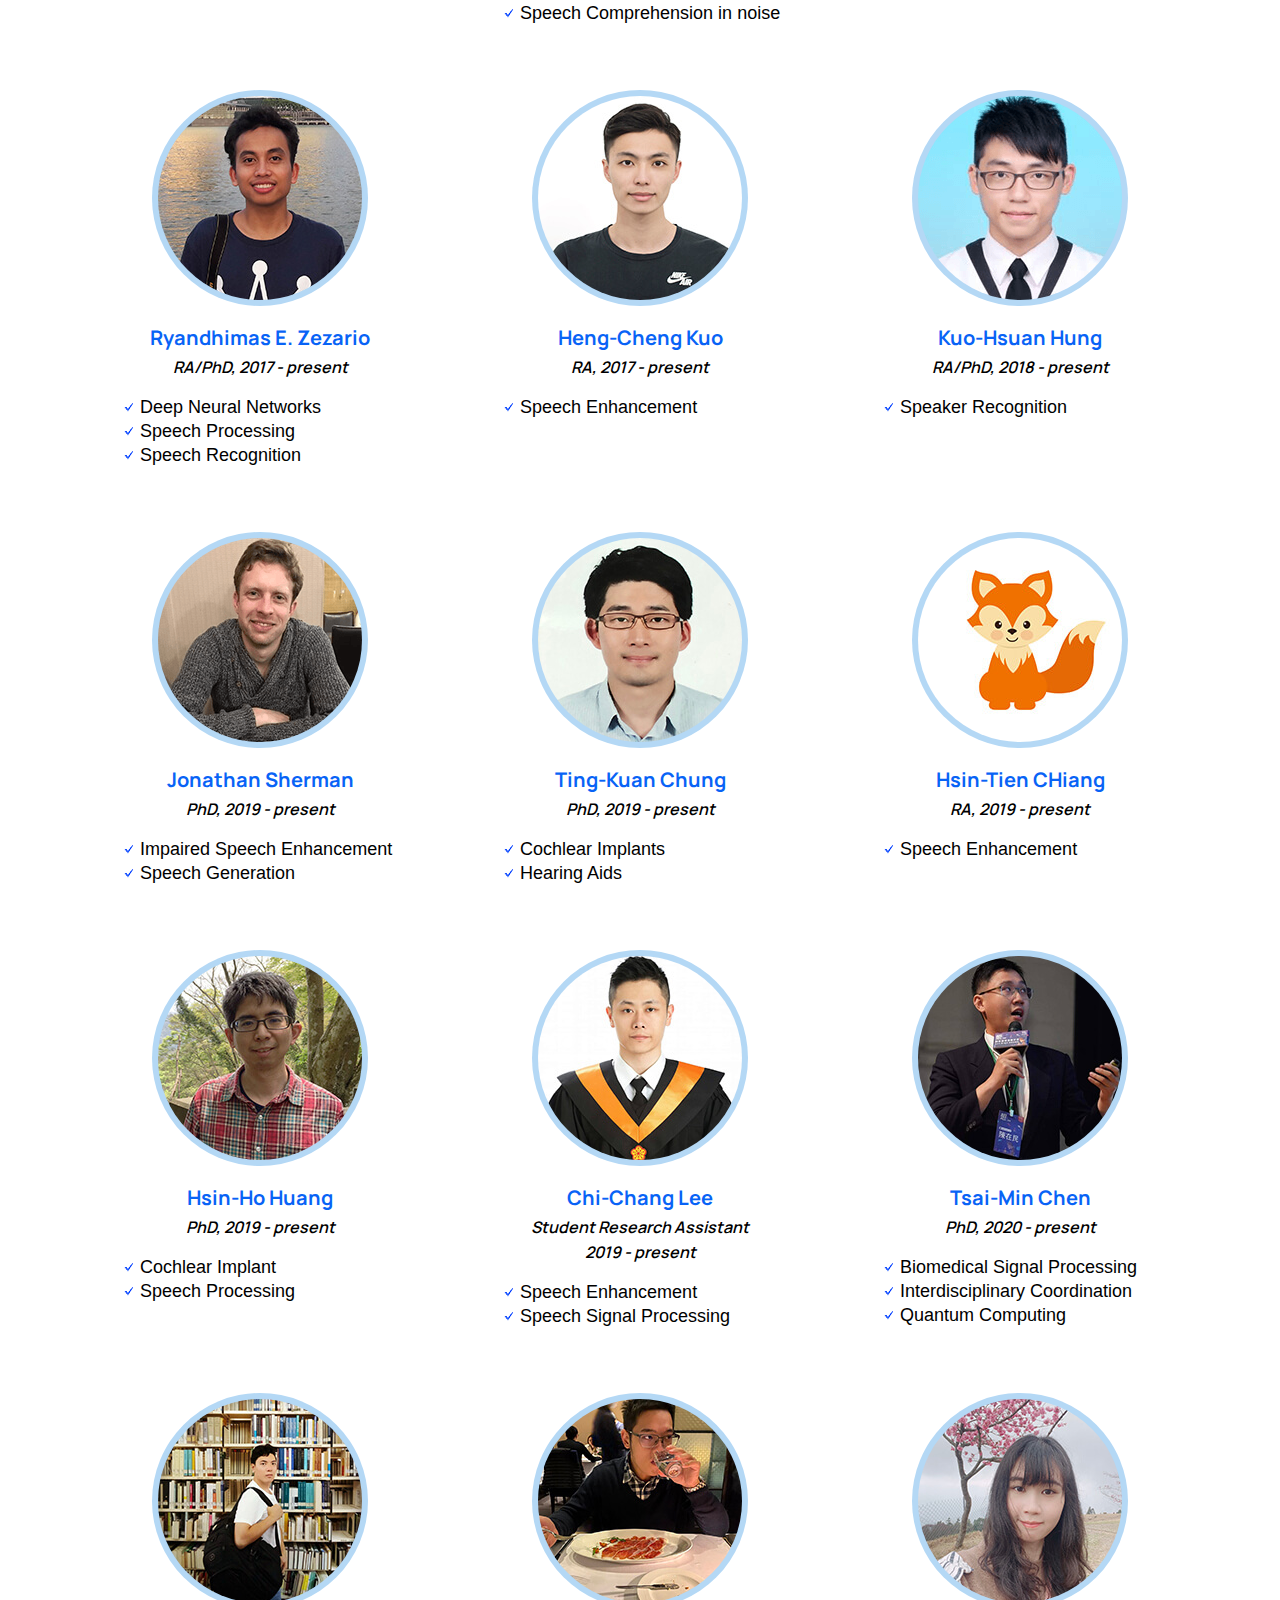
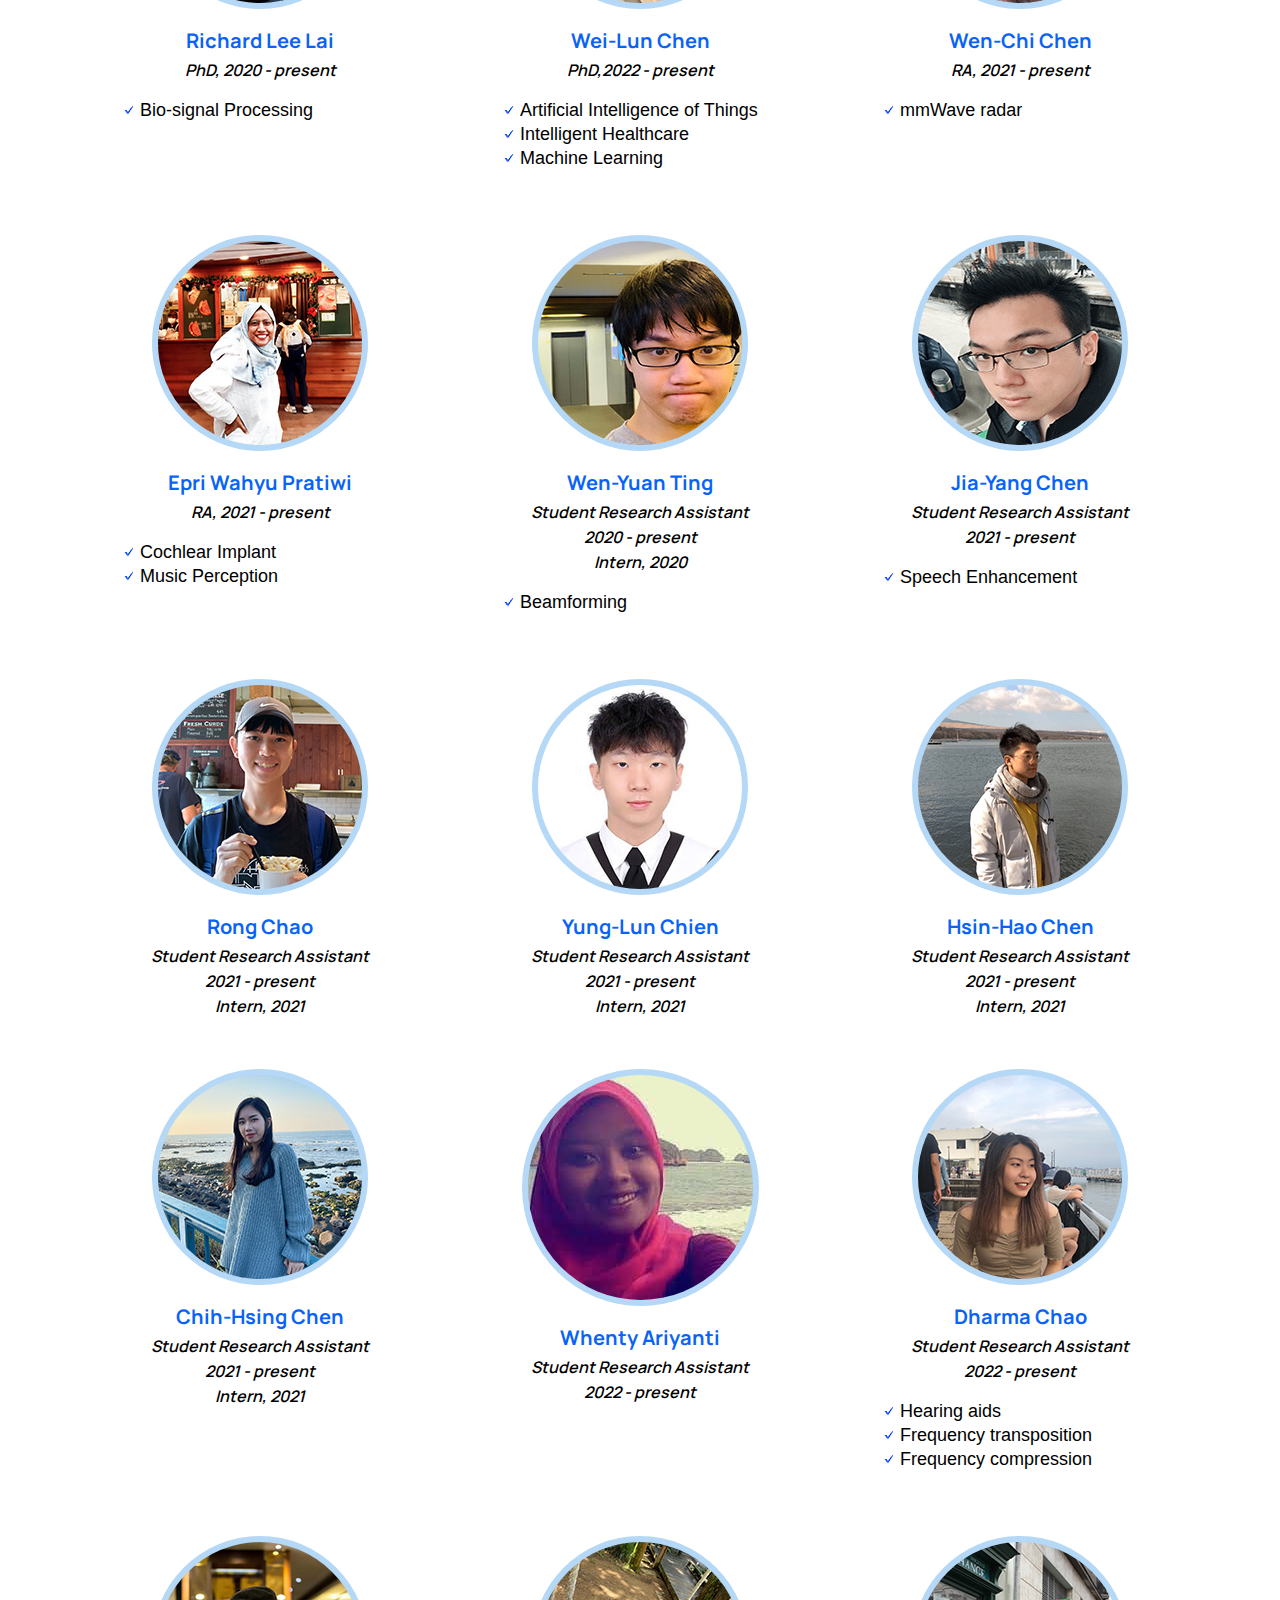
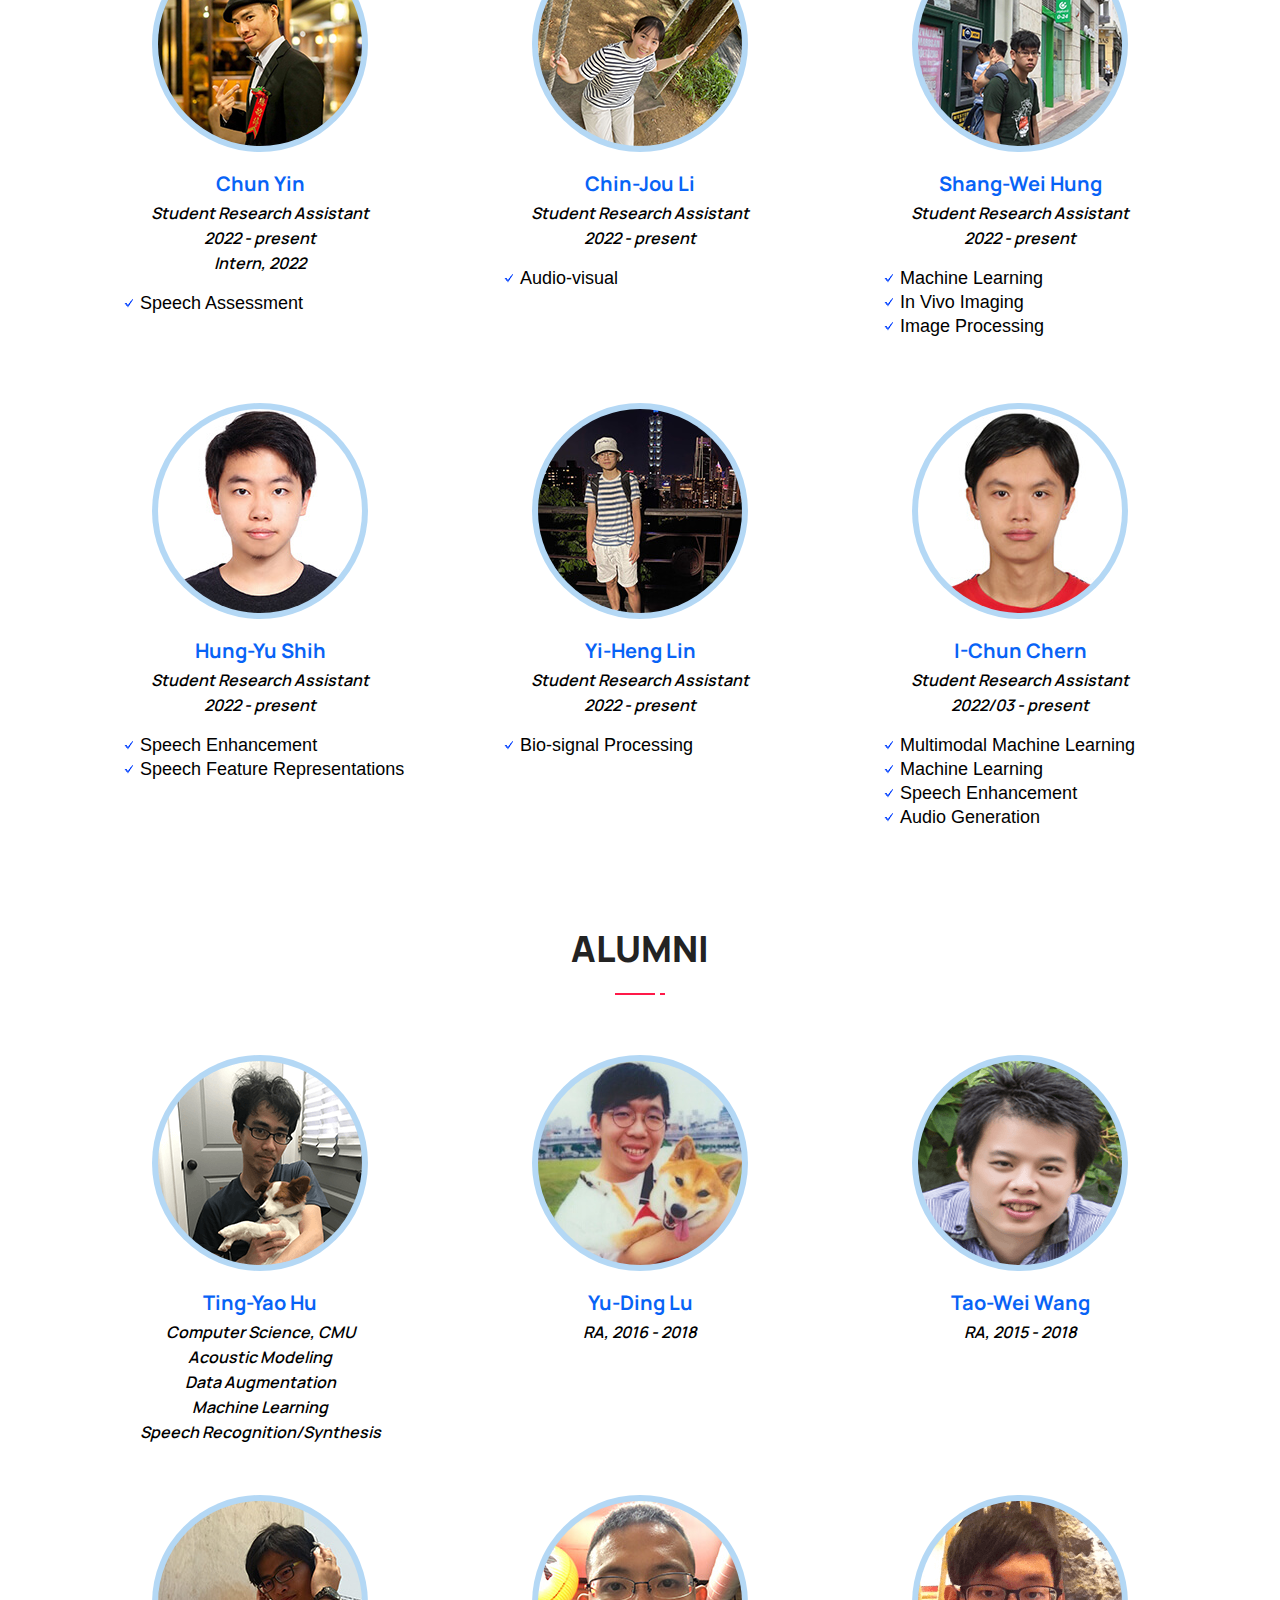
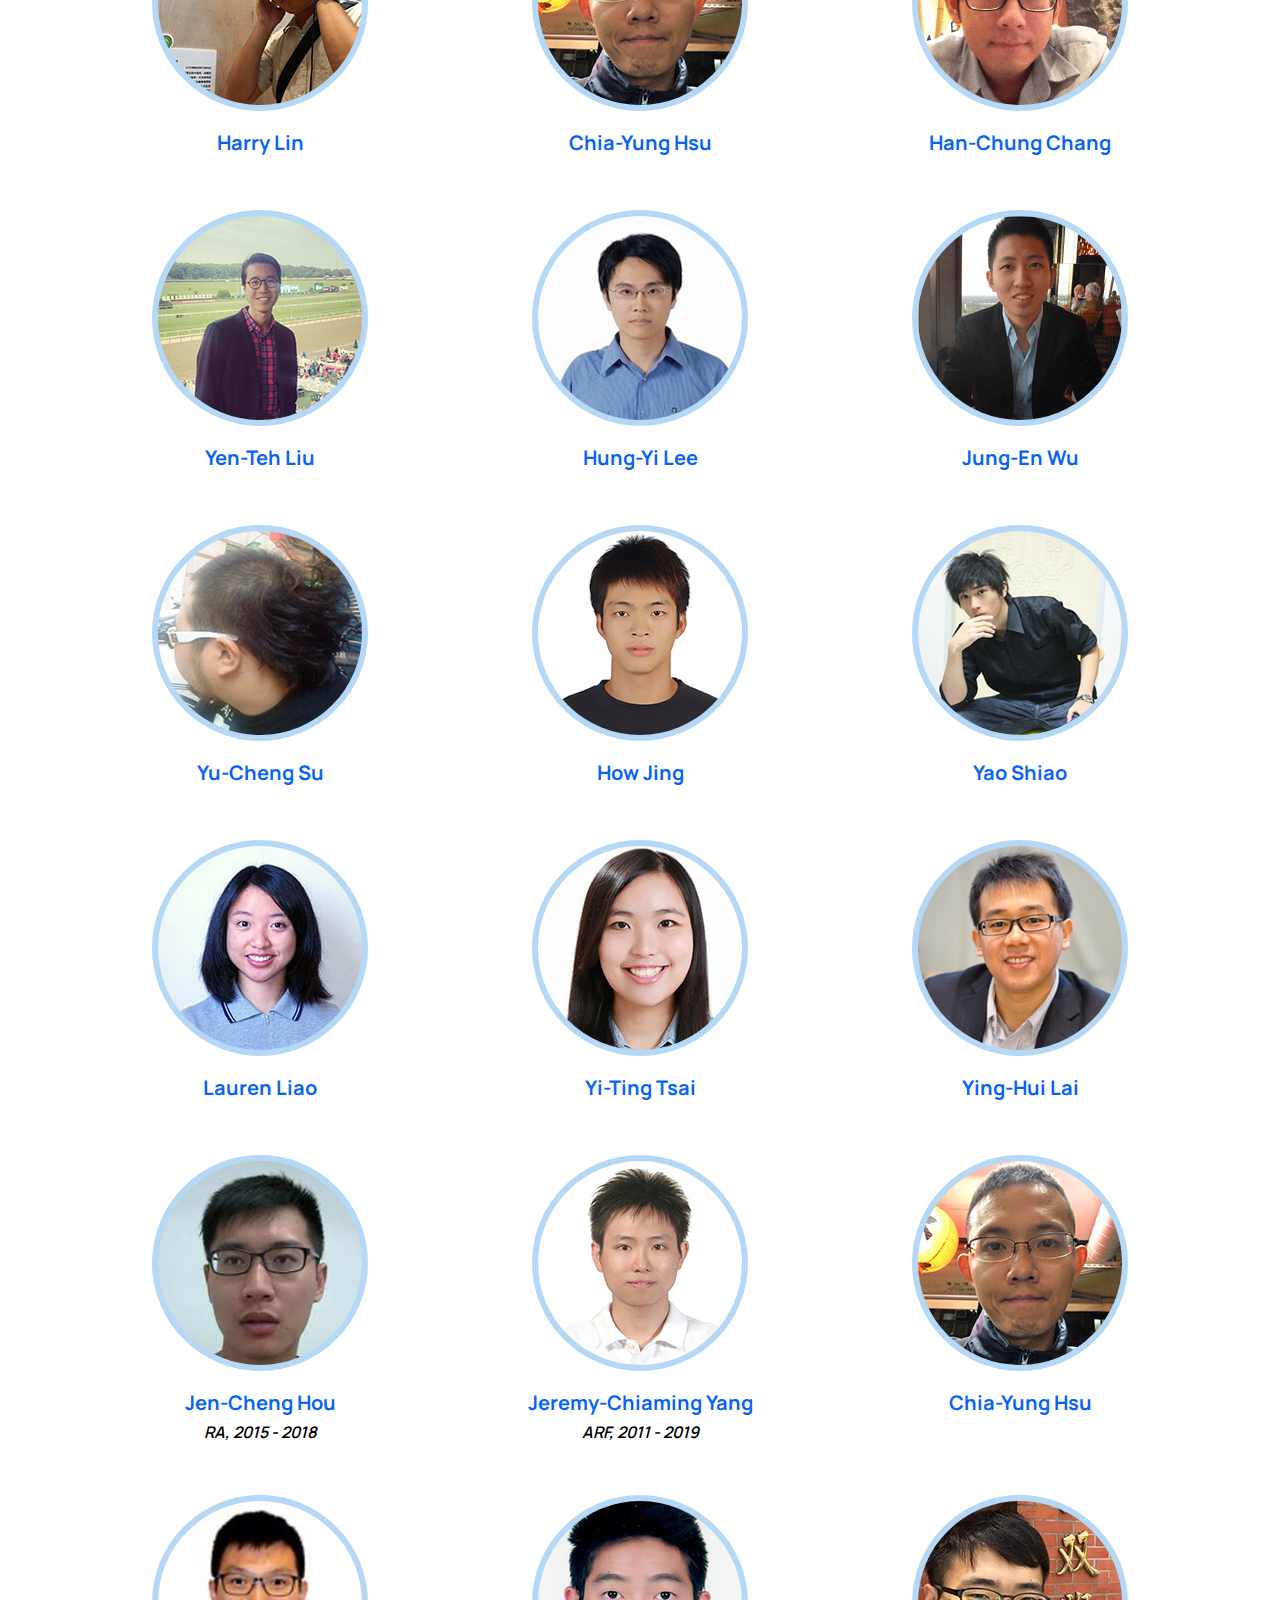
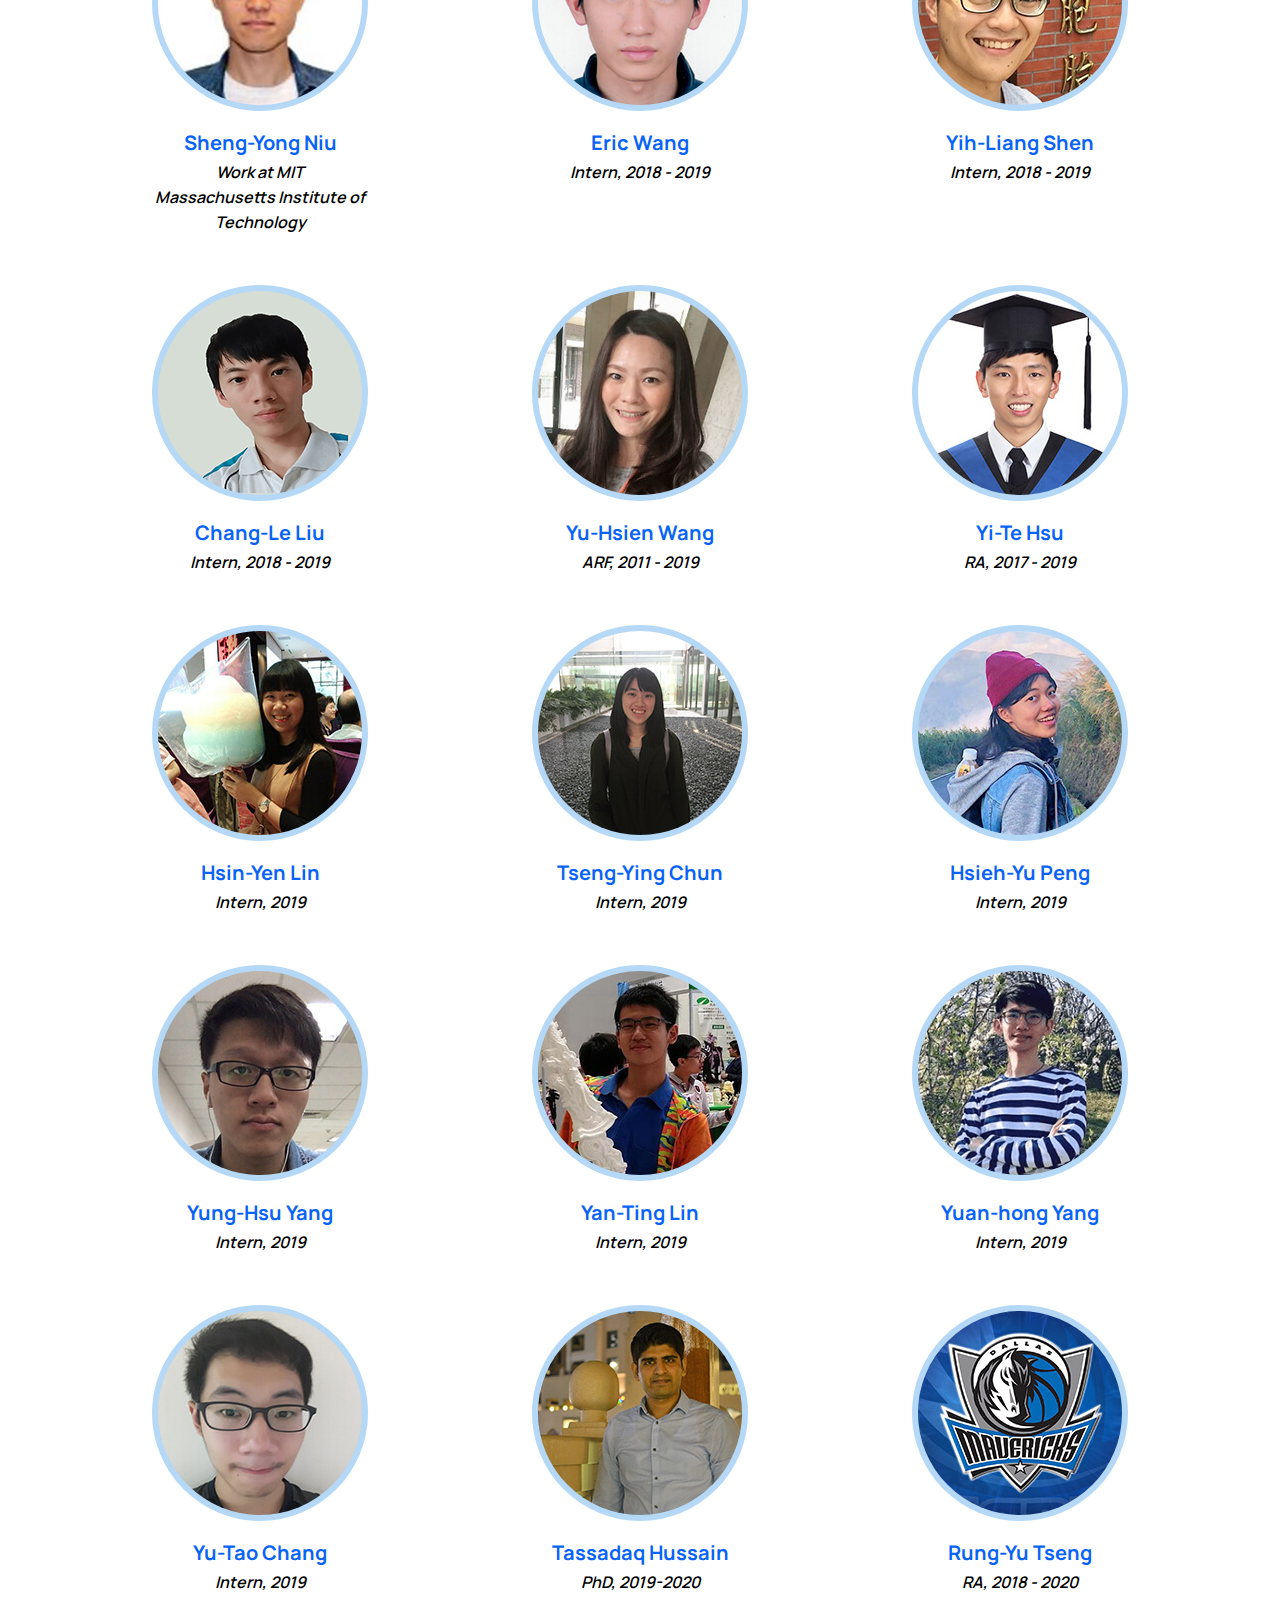
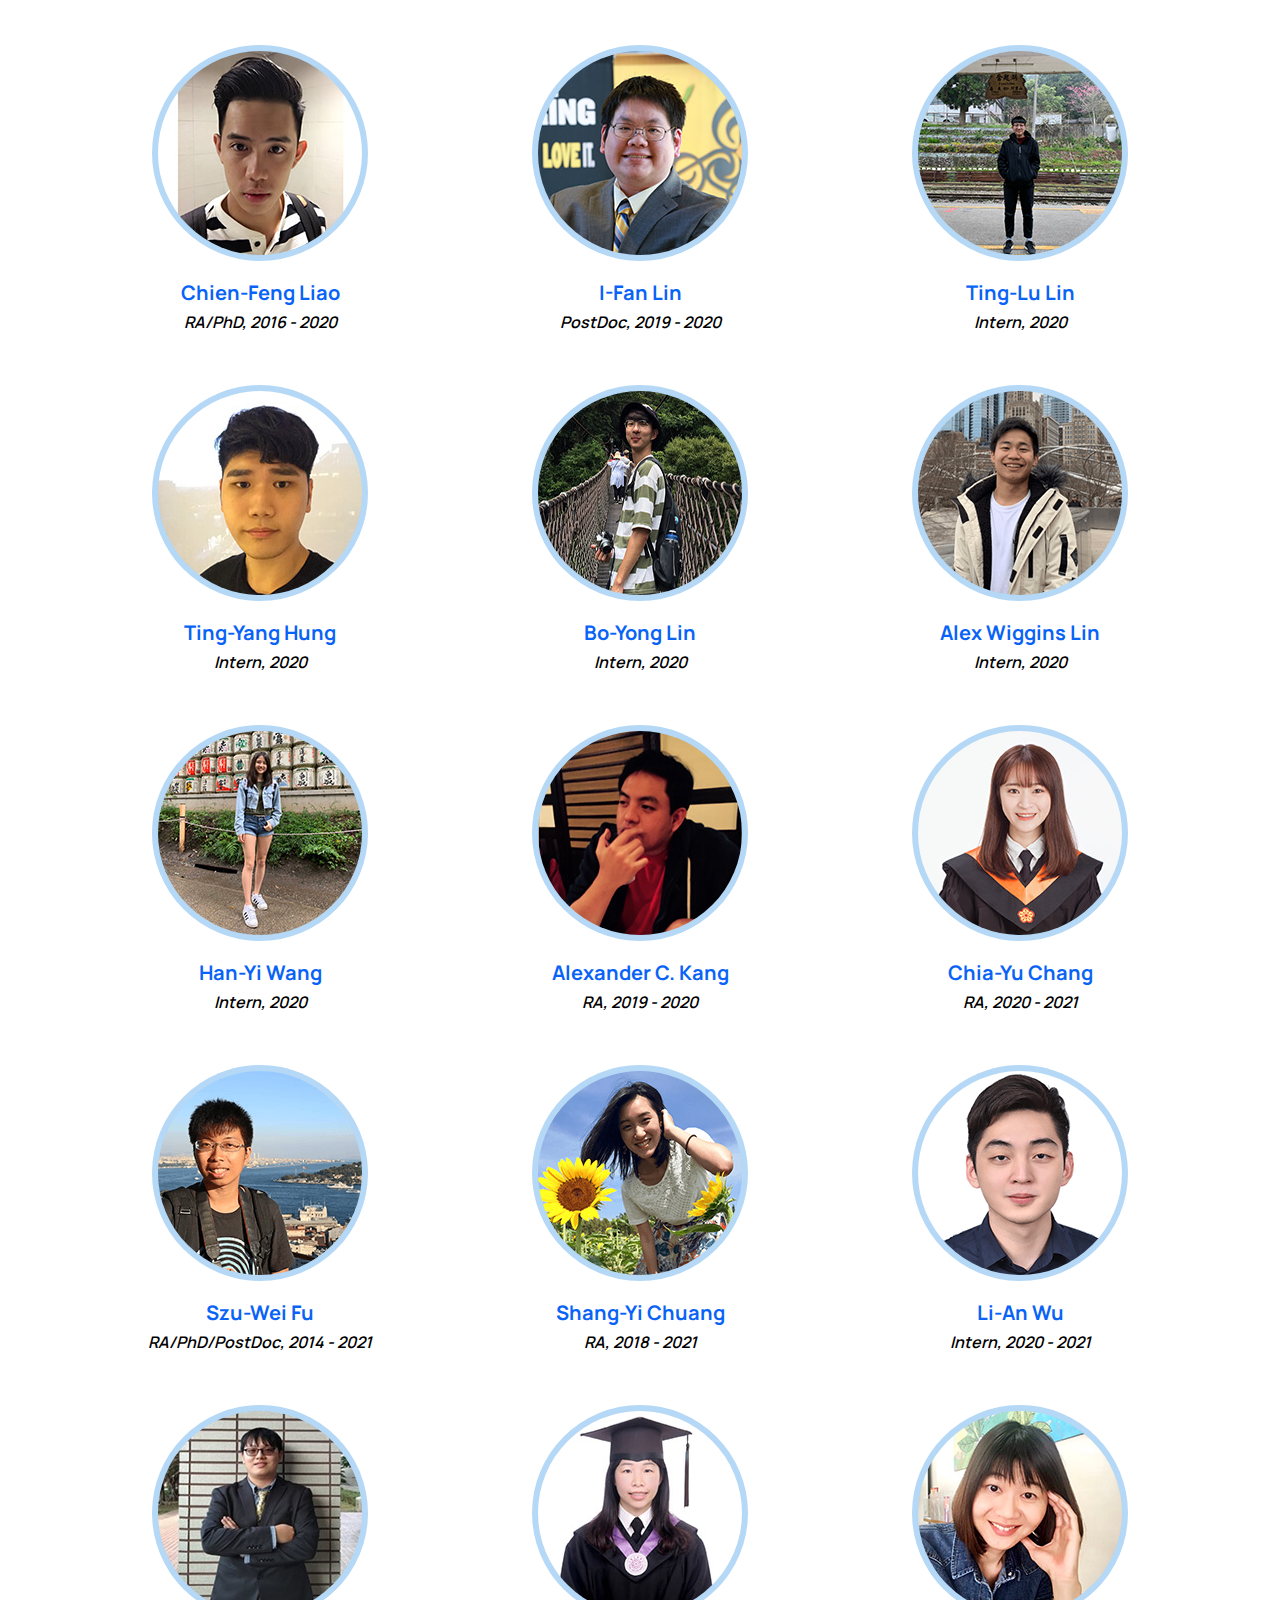
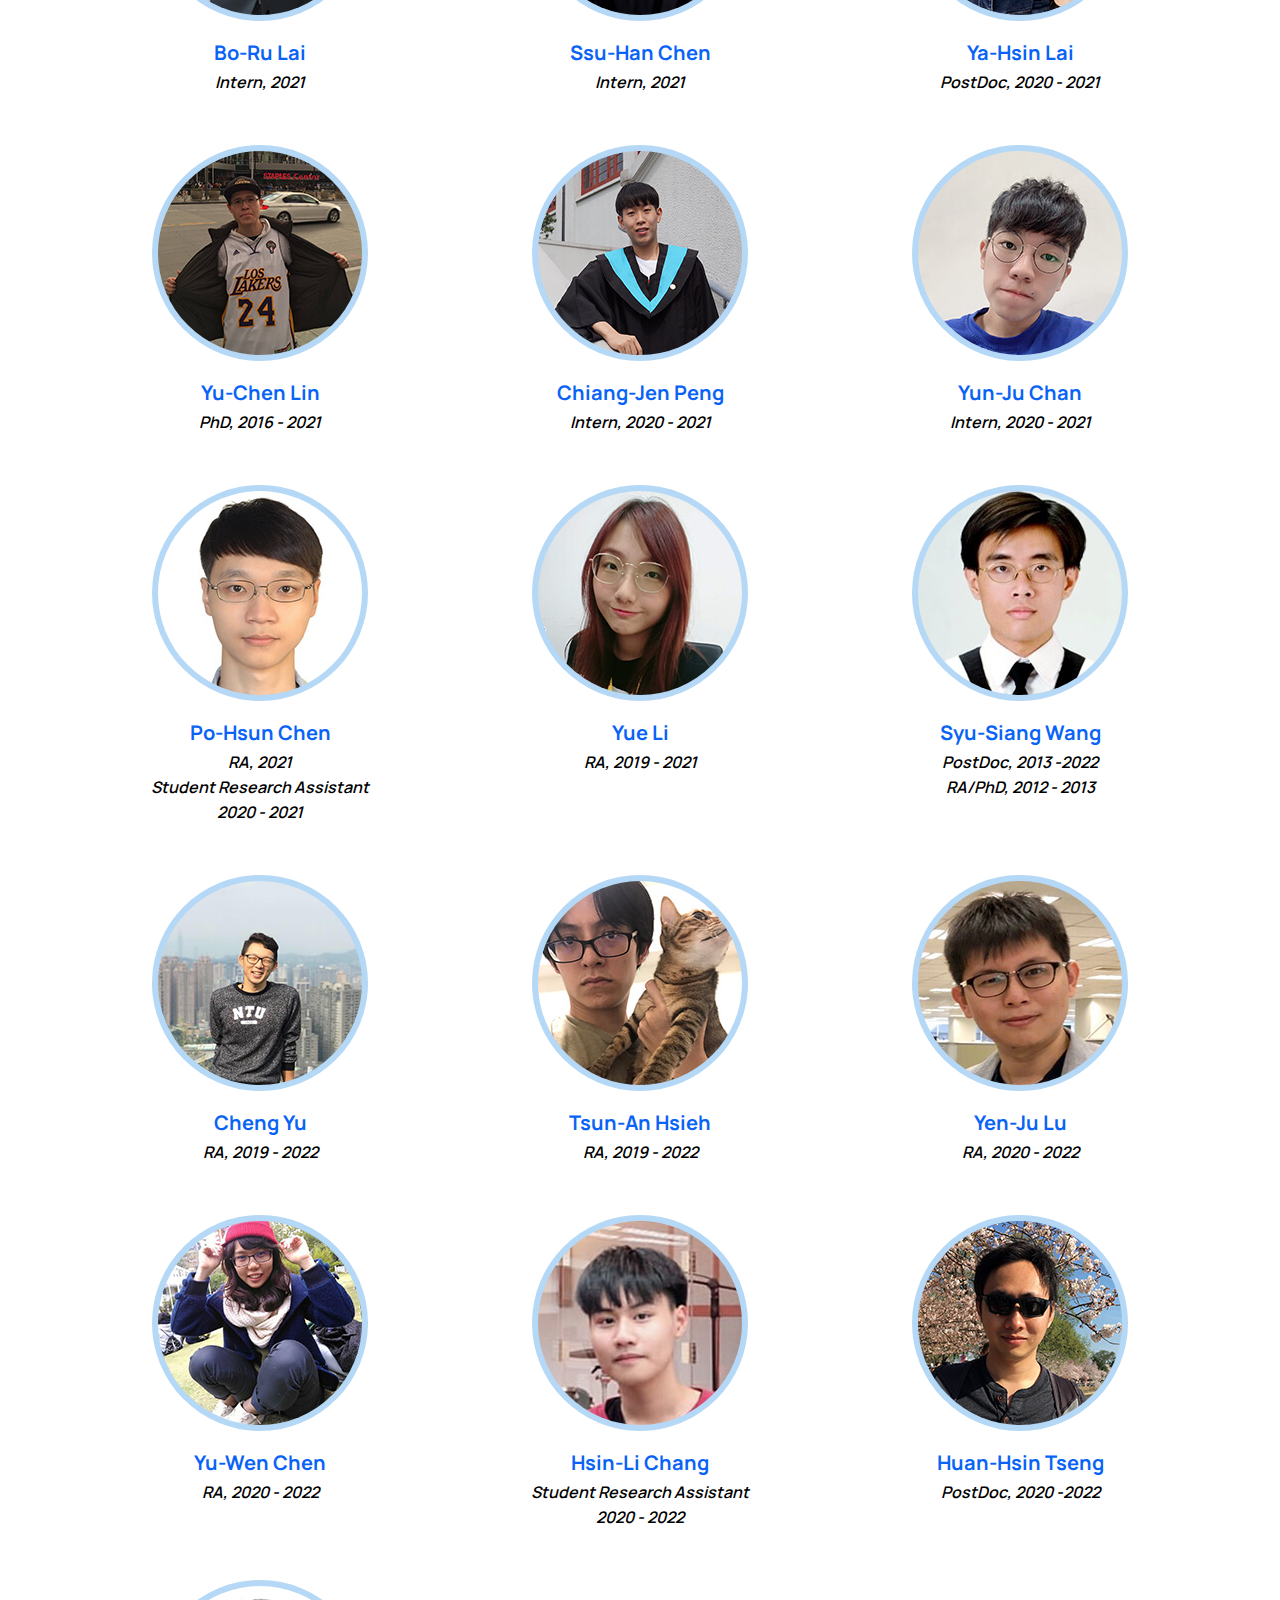
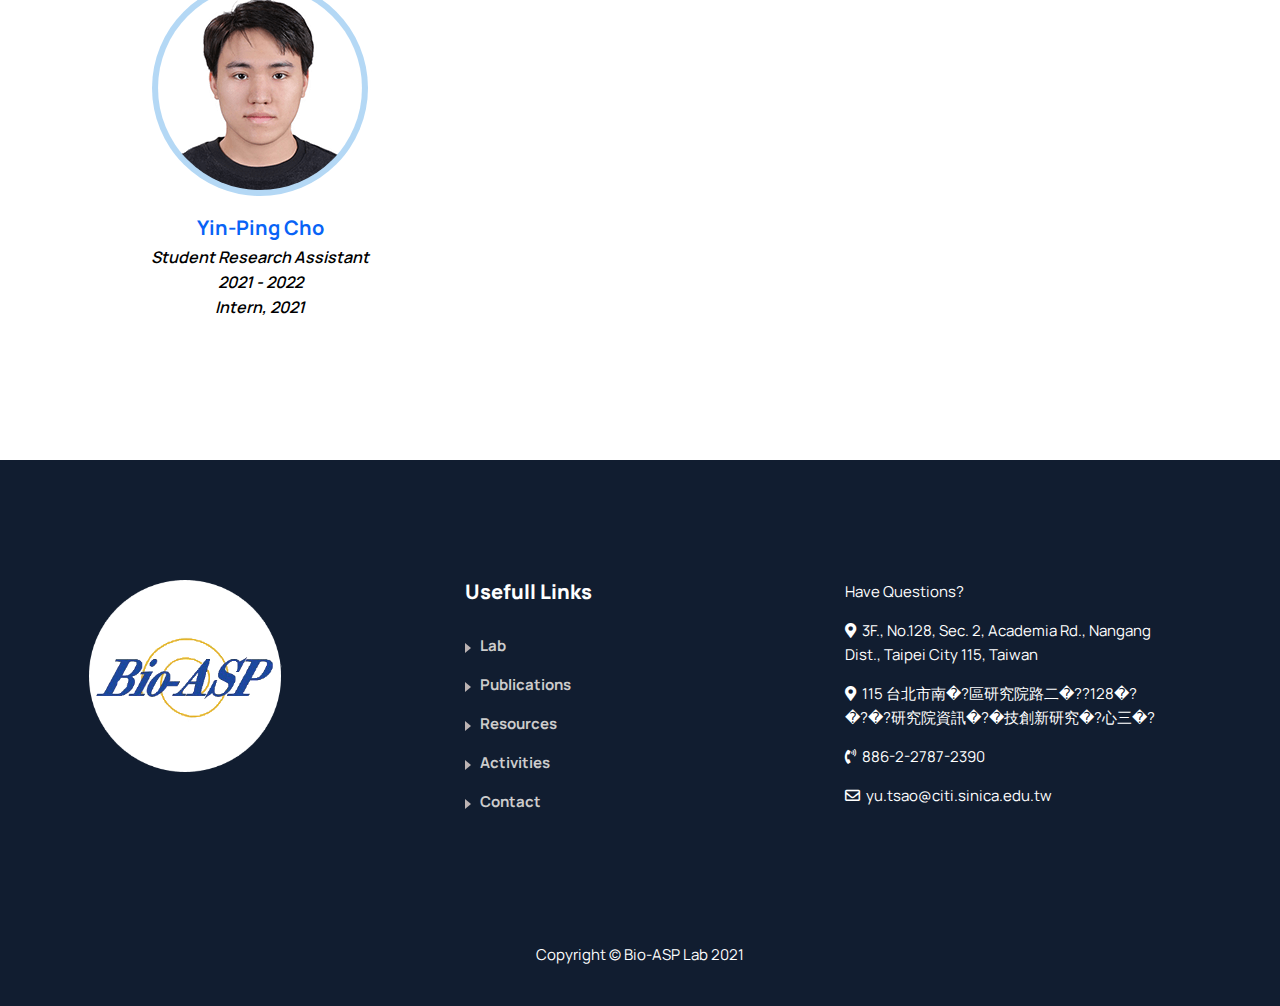
<file: members.html>
<!DOCTYPE html>
<html lang="en">

<head>
    <!-- ========== Meta Tags ========== -->
    <meta charset="utf-8">
    <meta http-equiv="X-UA-Compatible" content="IE=edge">

    <!-- ========== Page Title ========== -->
    <title>Bio-asp Lab</title>

    <!-- ========== Favicon Icon title符號 ========== -->
    <link rel="icon" href="assets/img/logo.ico" type="image/x-icon">
    <link rel="shortcut icon" href="assets/img/logo.ico" type="image/x-icon">

    <!-- ========== Start Stylesheet ========== -->
    <link href="assets/css/bootstrap.min.css" rel="stylesheet" />
    <link href="assets/css/font-awesome.min.css" rel="stylesheet" />
    <link href="assets/css/themify-icons.css" rel="stylesheet" />
    <link href="assets/css/flaticon-set.css" rel="stylesheet" />
    <link href="assets/css/elegant-icons.css" rel="stylesheet" />
    <link href="assets/css/magnific-popup.css" rel="stylesheet" />
    <link href="assets/css/owl.carousel.min.css" rel="stylesheet" />
    <link href="assets/css/owl.theme.default.min.css" rel="stylesheet" />
    <link href="assets/css/animate.css" rel="stylesheet" />
    <link href="assets/css/bootsnav.css" rel="stylesheet" />
    <link href="style.css" rel="stylesheet">
    <link href="assets/css/responsive.css" rel="stylesheet" />
    <!-- ========== End Stylesheet ========== -->




</head>

<body>

    <!-- Preloader Start -->
    <div class="se-pre-con"></div>
    <!-- Preloader Ends -->

    <!-- Start Header Top 
    ============================================= -->
    <div class="top-bar-area bg-dark text-light inline inc-border">
        <div class="container">
            <div class="row align-center">

                <div class="col-lg-7 col-md-12 left-info">
                    <div class="item-flex">
                        <ul class="list">
                            <li>
                                <i class="far fa-thumbs-up"></i> Welcome to Bio-ASP Lab ~
                            </li>
                        </ul>
                    </div>
                </div>

            </div>
        </div>
    </div>
    <!-- End Header Top -->

    <!-- Header 
    ============================================= -->
    <header id="home">

        <!-- Start Navigation -->
        <nav class="navbar shadow-less navbar-default navbar-sticky bootsnav">

            <div class="container">

                <!-- Start Header Navigation -->
                <div class="navbar-header">
                    <button type="button" class="navbar-toggle" data-toggle="collapse" data-target="#navbar-menu">
                        <i class="fa fa-bars"></i>
                    </button>
                    <a class="navbar-brand" href="index.html">
                        <img src="assets/img/logo.jpg" class="logo" alt="Logo">
                    </a>
                </div>
                <!-- End Header Navigation -->

                <!-- Collect the nav links, forms, and other content for toggling -->
                <!-- Menu -->
                <div class="collapse navbar-collapse" id="navbar-menu">
                    <ul class="nav navbar-nav navbar-right" data-in="fadeInDown" data-out="fadeOutUp">
                        <li>
                            <a href="index.html"><i class="fas fa-home"></i> Home</a>
                        </li>
                        <li>
                            <a href="news.html">News</a>
                        </li>
                        <li class="dropdown">
                            <a href="about-us.html" class="dropdown-toggle" data-toggle="dropdown">Lab</a>
                            <ul class="dropdown-menu">
                                <li><a href="about-us.html">About Us</a></li>
                                <li><a href="members.html">Team Members</a></li>
                                <li><a href="honor.html">Honors</a></li>
                                <li><a href="newsreport.html">News Report</a></li>
                            </ul>
                        </li>

                        <li class="dropdown">
                            <a href="publication.html" class="dropdown-toggle" data-toggle="dropdown">Publications</a>
                            <ul class="dropdown-menu">
                                <li><a href="p-book.html">Book</a></li>
                                <li><a href="publication.html">Conference</a></li>
                                <li><a href="p-journal.html">Journal</a></li>
                                <li><a href="p-tutorials.html">Tutorials</a></li>
                                <li><a href="p-presentations.html">Presentations</a></li>
                                <li><a href="p-reports.html">Reports</a></li>
                            </ul>
                        </li>

                        <li class="dropdown">
                            <a href="Opensource.html" class="dropdown-toggle" data-toggle="dropdown">Resources</a>
                            <ul class="dropdown-menu">
                                <li><a href="log-in.html">Internal Source</a></li>
                                <li><a href="Opensource.html#SE">Speech Enhancement Tools</a></li>
                                <li><a href="Opensource.html#BSP">Biomedical Signal Processing</a></li>
                                <li><a href="Opensource.html#ET">Evaluation Tool</a></li>
                                <li><a href="Opensource.html#Dataset">Dataset</a></li>
                            </ul>
                        </li>

                        <li>
                            <a href="album.html">Album</a>
                        </li>

                        <li>
                            <a href="contact.html">Contact</a>
                        </li>
                        <li>
                            <a href="https://youtube.com/channel/UCnFK2taEDuu4FaKbMGWYUNg" target="_blank">
                                <img src="assets/img/youtube.png" width="30px">
                            </a>
                        </li>
                        <li>
                            <a href="https://www.citi.sinica.edu.tw/pages/yu.tsao/index_en.html" target="_blank">
                                <img src="assets/img/profile.png" width="30px">
                            </a>
                        </li>

                    </ul>
                </div><!-- /.navbar-collapse -->
            </div>

        </nav>
        <!-- End Navigation -->

    </header>
    <!-- End Header -->


    <!-- Start Breadcrumb 
    ============================================= -->
    <div class="breadcrumb-area bg-gray text-center  text-light bg-cover"
        style="background-image: url(assets/img/25.png);">
        <div class="container">
            <div class="row">
                <div class="col-lg-8 offset-lg-2">
                    <h1 style="color: royalblue;">Team members</h1>
                </div>
            </div>
        </div>
    </div>
    <!-- End Breadcrumb -->

    <div class="col-lg-8 offset-lg-2">
        <div class="site-heading text-center">
            <h2>Active members</h2>
        </div>
    </div>

    <!-- Star Advisor Area
    ============================================= -->
    <div class="advisor-area default-padding bottom-less" style="margin-top: -90px;">
        <div class="container">
            <div class="advisor-items text-center">
                <div class="row">

                    <a href="https://www.blogger.com/blogger.g?blogID=2031514508322140995#" id="gotop">
                        <i class="fa fa-angle-up"></i>
                    </a>

                    <!-- Single people -->
                    <div class="single-item col-lg-4 col-md-6">
                        <div class="item">
                            <div class="thumb">
                                <img src="assets/img/people/yutsao.png">
                            </div>
                            <div class="info">
                                <h4>Dr. Yu Tsao <a href="https://www.citi.sinica.edu.tw/papers/yu.tsao/9624-F.pdf"
                                        target="_blank"><img src="assets/img//person.png" width="40px"></a></h4>
                                <br>
                                <span><i>Research Fellow, 2020 -present</span></i>
                                <br>
                                <span><i>Director, 2011 - 2020 </span></i>
                                <p class="infotext">
                                <ul>
                                    <li class="fi fi-rr-Search-alt">Acoustic Modeling</li>
                                    <li class="fi fi-rr-Search-alt">Audio-coding</li>
                                    <li class="fi fi-rr-Search-alt">Biosignal</li>
                                    <li class="fi fi-rr-Search-alt">Deep Neural Networks</li>
                                    <li class="fi fi-rr-Search-alt">Speech Recognition</li>
                                </ul>
                                </p>
                            </div>
                        </div>
                    </div>
                    <!-- End Item -->

                    <!-- Single people -->
                    <div class="single-item col-lg-4 col-md-6">
                        <div class="item">
                            <div class="thumb">
                                <img src="assets/img/people/Li-ChinChen.png">
                            </div>
                            <div class="info">
                                <h4>Li-Chin Chen</h4>
                                <span><i>Senior Project Scientist,<br>2021 - present</span></i><br>
                                <span><i>Special Technician, 2019 - 2021</span></i>
                                <p class="infotext">
                                <ul>
                                    <li>Data Science</li>
                                    <li>IoT</li>
                                    <li>Healthcare Informatics</li>
                                    <li>Machine Learning</li>
                                </ul>
                                </p>
                            </div>
                        </div>
                    </div>
                    <!-- End Item -->

                    <!-- Single people -->
                    <div class="single-item col-lg-4 col-md-6">
                        <div class="item">
                            <div class="thumb">
                                <img src="assets/img/people/Kai-ChunLiu.jpg">
                            </div>
                            <div class="info">
                                <h4>Kai-Chun Liu</h4>
                                <span><i>PostDoc, 2020 -present</span></i>
                                <p class="infotext">
                                <ul>
                                    <li>Biosignal Processing</li>
                                    <li>Machine Learning</li>
                                    <li>Pervasive Healthcare</li>
                                    <li>Wearable Computing</li>
                                </ul>
                                </p>
                            </div>
                        </div>
                    </div>
                    <!-- End Item -->

                    <!-- Single people -->
                    <div class="single-item col-lg-4 col-md-6">
                        <div class="item">
                            <div class="thumb">
                                <img src="assets/img/people/PoHengChoug.jpg">
                            </div>
                            <div class="info">
                                <h4>Po-Heng Chou</h4>
                                <span><i>PostDoc, 2020 -present</span></i>
                                <p class="infotext">
                                <ul>
                                    <li>Deep Learning</li>
                                    <li>Performance Modeling</li>
                                    <li>Signal Processing</li>
                                    <li>Wireless Networking</li>
                                </ul>
                                </p>
                            </div>
                        </div>
                    </div>
                    <!-- End Item -->

                    <!-- Single people -->
                    <div class="single-item col-lg-4 col-md-6">
                        <div class="item">
                            <div class="thumb">
                                <img src="assets/img/people/ChengHungHsin.jpg">
                            </div>
                            <div class="info">
                                <h4>Cheng-Hung Hsin</h4>
                                <span><i>PostDoc, 2021 -present</span></i>
                                <p class="infotext">
                                <ul>
                                    <li>Age-related Hearing Loss</li>
                                    <li>Clinical / Neurolinguisitcs</li>
                                    <li>Electrophysiology (EEG/ERP)</li>
                                    <li>Language Processing</li>
                                    <li>Speech Comprehension in noise</li>
                                </ul>
                                </p>
                            </div>
                        </div>
                    </div>
                    <!-- End Item -->

                    <!-- Single people -->
                    <div class="single-item col-lg-4 col-md-6">
                        <div class="item">
                            <div class="thumb">
                                <img src="assets/img/people/youjin.jpg">
                            </div>
                            <div class="info">
                                <h4>You-Jin Li</h4>
                                <span><i>RA/PhD, 2015 - present</span></i>
                                <p class="infotext">
                                <ul>
                                    <li>Adaptive Filter</li>
                                    <li>Beamforming</li>
                                    <li>Echo and Noise Cancellation</li>
                                </ul>
                                </p>
                            </div>
                        </div>
                    </div>
                    <!-- End Item -->

                    <!-- Single people -->
                    <div class="single-item col-lg-4 col-md-6">
                        <div class="item">
                            <div class="thumb">
                                <img src="assets/img/people/ryandhimas.jpg">
                            </div>
                            <div class="info">
                                <h4>Ryandhimas E. Zezario</h4>
                                <span><i>RA/PhD, 2017 - present</span></i>
                                <p class="infotext">
                                <ul>
                                    <li>Deep Neural Networks</li>
                                    <li>Speech Processing</li>
                                    <li>Speech Recognition</li>
                                </ul>
                                </p>
                            </div>
                        </div>
                    </div>
                    <!-- End Item -->

                    <!-- Single people -->
                    <div class="single-item col-lg-4 col-md-6">
                        <div class="item">
                            <div class="thumb">
                                <img src="assets/img/people/HengChengKuo.jpg">
                            </div>
                            <div class="info">
                                <h4>Heng-Cheng Kuo</h4>
                                <span><i>RA, 2017 - present</span></i>
                                <p class="infotext">
                                <ul>
                                    <li>Speech Enhancement</li>
                                </ul>
                                </p>
                            </div>
                        </div>
                    </div>
                    <!-- End Item -->

                    <!-- Single people -->
                    <div class="single-item col-lg-4 col-md-6">
                        <div class="item">
                            <div class="thumb">
                                <img src="assets/img/people/kuohsuan.png">
                            </div>
                            <div class="info">
                                <h4>Kuo-Hsuan Hung</h4>
                                <span><i>RA/PhD, 2018 - present</span></i>
                                <p class="infotext">
                                <ul>
                                    <li>Speaker Recognition</li>
                                </ul>
                                </p>
                            </div>
                        </div>
                    </div>
                    <!-- End Item -->

                    <!-- Single people -->
                    <div class="single-item col-lg-4 col-md-6">
                        <div class="item">
                            <div class="thumb">
                                <img src="assets/img/people/Jonathan.png">
                            </div>
                            <div class="info">
                                <h4>Jonathan Sherman</h4>
                                <span><i>PhD, 2019 - present</span></i>
                                <p class="infotext">
                                <ul>
                                    <li>Impaired Speech Enhancement</li>
                                    <li>Speech Generation</li>
                                </ul>
                                </p>
                            </div>
                        </div>
                    </div>
                    <!-- End Item -->

                    <!-- Single people -->
                    <div class="single-item col-lg-4 col-md-6">
                        <div class="item">
                            <div class="thumb">
                                <img src="assets/img/people/TingKuanChung.jpg">
                            </div>
                            <div class="info">
                                <h4>Ting-Kuan Chung</h4>
                                <span><i>PhD, 2019 - present</span></i>
                                <p class="infotext">
                                <ul>
                                    <li>Cochlear Implants</li>
                                    <li>Hearing Aids</li>
                                </ul>
                                </p>
                            </div>
                        </div>
                    </div>
                    <!-- End Item -->

                    <!-- Single people -->
                    <div class="single-item col-lg-4 col-md-6">
                        <div class="item">
                            <div class="thumb">
                                <img src="assets/img/people/HsinTienCHiang.jpg">
                            </div>
                            <div class="info">
                                <h4>Hsin-Tien CHiang</h4>
                                <span><i>RA, 2019 - present</span></i>
                                <p class="infotext">
                                <ul>
                                    <li>Speech Enhancement</li>
                                </ul>
                                </p>
                            </div>
                        </div>
                    </div>
                    <!-- End Item -->

                    <!-- Single people -->
                    <div class="single-item col-lg-4 col-md-6">
                        <div class="item">
                            <div class="thumb">
                                <img src="assets/img/people/HsinHoHuang.jpg">
                            </div>
                            <div class="info">
                                <h4>Hsin-Ho Huang</h4>
                                <span><i>PhD, 2019 - present</span></i>
                                <p class="infotext">
                                <ul>
                                    <li>Cochlear Implant</li>
                                    <li>Speech Processing</li>
                                </ul>
                                </p>
                            </div>
                        </div>
                    </div>
                    <!-- End Item -->

                    <!-- Single people -->
                    <div class="single-item col-lg-4 col-md-6">
                        <div class="item">
                            <div class="thumb">
                                <img src="assets/img/people/Chi-ChangLee.jpg">
                            </div>
                            <div class="info">
                                <h4>Chi-Chang Lee</h4>
                                <span><i>Student Research Assistant<br> 2019 - present </span></i>
                                <p class="infotext">
                                <ul>
                                    <li>Speech Enhancement</li>
                                    <li>Speech Signal Processing</li>
                                </ul>
                                </p>
                            </div>
                        </div>
                    </div>
                    <!-- End Item -->

                    <!-- Single people -->
                    <div class="single-item col-lg-4 col-md-6">
                        <div class="item">
                            <div class="thumb">
                                <img src="assets/img/people/Tsai-MinChen.jpg">
                            </div>
                            <div class="info">
                                <h4>Tsai-Min Chen</h4>
                                <span><i>PhD, 2020 - present</span></i>
                                <p class="infotext">
                                <ul>
                                    <li>Biomedical Signal Processing</li>
                                    <li>Interdisciplinary Coordination</li>
                                    <li>Quantum Computing</li>
                                </ul>
                                </p>
                            </div>
                        </div>
                    </div>
                    <!-- End Item -->

                    <!-- Single people -->
                    <div class="single-item col-lg-4 col-md-6">
                        <div class="item">
                            <div class="thumb">
                                <img src="assets/img/people/RichardLee.jpg">
                            </div>
                            <div class="info">
                                <h4>Richard Lee Lai</h4>
                                <span><i>PhD, 2020 - present</span></i>
                                <p class="infotext">
                                <ul>
                                    <li>Bio-signal Processing</li>
                                </ul>
                                </p>
                            </div>
                        </div>
                    </div>
                    <!-- End Item -->

                    <!-- Single people -->
                    <div class="single-item col-lg-4 col-md-6">
                        <div class="item">
                            <div class="thumb">
                                <img src="assets/img/people/WeiLunChen.jpg">
                            </div>
                            <div class="info">
                                <h4>Wei-Lun Chen</h4>
                                <span><i>PhD,2022 - present</span></i><br>
                                <p class="infotext">
                                <ul>
                                    <li>Artificial Intelligence of Things</li>
                                    <li>Intelligent Healthcare</li>
                                    <li>Machine Learning</li>
                                </ul>
                                </p>
                            </div>
                        </div>
                    </div>
                    <!-- End Item -->

                    <!-- Single people -->
                    <div class="single-item col-lg-4 col-md-6">
                        <div class="item">
                            <div class="thumb">
                                <img src="assets/img/people/WenChiChen.jpg">
                            </div>
                            <div class="info">
                                <h4>Wen-Chi Chen</h4>
                                <span><i>RA, 2021 - present</span></i>
                                <p class="infotext">
                                <ul>
                                    <li>mmWave radar</li>
                                </ul>
                                </p>
                            </div>
                        </div>
                    </div>
                    <!-- End Item -->

                    <!-- Single people -->
                    <div class="single-item col-lg-4 col-md-6">
                        <div class="item">
                            <div class="thumb">
                                <img src="assets/img/people/Epri.jpg">
                            </div>
                            <div class="info">
                                <h4>Epri Wahyu Pratiwi</h4>
                                <span><i>RA, 2021 - present</span></i>
                                <p class="infotext">
                                <ul>
                                    <li>Cochlear Implant</li>
                                    <li>Music Perception</li>
                                </ul>
                                </p>
                            </div>
                        </div>
                    </div>
                    <!-- End Item -->

                    <!-- Single people -->
                    <div class="single-item col-lg-4 col-md-6">
                        <div class="item">
                            <div class="thumb">
                                <img src="assets/img/people/WenYuanTing.jpg">
                            </div>
                            <div class="info">
                                <h4>Wen-Yuan Ting</h4>
                                <span><i>Student Research Assistant<br />2020 - present</span></i><br>
                                <span><i>Intern, 2020 </span></i>
                                <p class="infotext">
                                <ul>
                                    <li>Beamforming</li>
                                </ul>
                                </p>
                            </div>
                        </div>
                    </div>
                    <!-- End Item -->

                    <!-- Single people -->
                    <div class="single-item col-lg-4 col-md-6">
                        <div class="item">
                            <div class="thumb">
                                <img src="assets/img/people/Jia-YangChen.png">
                            </div>
                            <div class="info">
                                <h4>Jia-Yang Chen</h4>
                                <span><i>Student Research Assistant<br />2021 - present</span></i>
                                <p class="infotext">
                                <ul>
                                    <li>Speech Enhancement</li>
                                </ul>
                                </p>
                            </div>
                        </div>
                    </div>
                    <!-- End Item -->

                    <!-- Single people -->
                    <div class="single-item col-lg-4 col-md-6">
                        <div class="item">
                            <div class="thumb">
                                <img src="assets/img/people/RongChao.jpg">
                            </div>
                            <div class="info">
                                <h4>Rong Chao</h4>
                                <span><i>Student Research Assistant<br />2021 - present</span></i><br>
                                <span><i>Intern, 2021</span></i>

                            </div>
                        </div>
                    </div>
                    <!-- End Item -->

                    <!-- Single people -->
                    <div class="single-item col-lg-4 col-md-6">
                        <div class="item">
                            <div class="thumb">
                                <img src="assets/img/people/YungLunChien.jpg">
                            </div>
                            <div class="info">
                                <h4>Yung-Lun Chien</h4>
                                <span><i>Student Research Assistant<br />2021 - present</span></i><br>
                                <span><i>Intern, 2021</span></i>
                            </div>
                        </div>
                    </div>
                    <!-- End Item -->

                    <!-- Single people -->
                    <div class="single-item col-lg-4 col-md-6">
                        <div class="item">
                            <div class="thumb">
                                <img src="assets/img/people/HsinHaoChen.png">
                            </div>
                            <div class="info">
                                <h4>Hsin-Hao Chen</h4>
                                <span><i>Student Research Assistant<br />2021 - present</span></i><br>
                                <span><i>Intern, 2021</span></i>
                            </div>
                        </div>
                    </div>
                    <!-- End Item -->

                    <!-- Single people -->
                    <div class="single-item col-lg-4 col-md-6">
                        <div class="item">
                            <div class="thumb">
                                <img src="assets/img/people/ChihHsingChen.jpg">
                            </div>
                            <div class="info">
                                <h4>Chih-Hsing Chen</h4>
                                <span><i>Student Research Assistant<br />2021 - present</span></i><br>
                                <span><i>Intern, 2021</span></i>
                            </div>
                        </div>
                    </div>
                    <!-- End Item -->

                    <!-- Single people -->
                    <div class="single-item col-lg-4 col-md-6">
                        <div class="item">
                            <div class="thumb">
                                <img src="assets/img/people/Whenty Ariyanti.jpg">
                            </div>
                            <div class="info">
                                <h4>Whenty Ariyanti</h4>
                                <span><i>Student Research Assistant<br />2022 - present</span></i><br>
                            </div>
                        </div>
                    </div>
                    <!-- End Item -->

                    <!-- Single people -->
                    <div class="single-item col-lg-4 col-md-6">
                        <div class="item">
                            <div class="thumb">
                                <img src="assets/img/people/DharmaChao.jpg">
                            </div>
                            <div class="info">
                                <h4>Dharma Chao</h4>
                                <span><i>Student Research Assistant<br />2022 - present</span></i><br>
                                <p class="infotext">
                                <ul>
                                    <li>Hearing aids</li>
                                    <li>Frequency transposition</li>
                                    <li>Frequency compression</li>
                                </ul>
                                </p>
                            </div>
                        </div>
                    </div>
                    <!-- End Item -->

                    <!-- Single people -->
                    <div class="single-item col-lg-4 col-md-6">
                        <div class="item">
                            <div class="thumb">
                                <img src="assets/img/people/ChunYin.jpg">
                            </div>
                            <div class="info">
                                <h4>Chun Yin</h4>
                                <span><i>Student Research Assistant<br />2022 - present</span></i><br>
                                <span><i>Intern, 2022</span></i>
                                <p class="infotext">
                                <ul>
                                    <li>Speech Assessment</li>
                                </ul>
                                </p>
                            </div>
                        </div>
                    </div>
                    <!-- End Item -->

                    <!-- Single people -->
                    <div class="single-item col-lg-4 col-md-6">
                        <div class="item">
                            <div class="thumb">
                                <img src="assets/img/people/ChinJouLi.jpg">
                            </div>
                            <div class="info">
                                <h4>Chin-Jou Li</h4>
                                <span><i>Student Research Assistant<br />2022 - present</span></i><br>
                                <p class="infotext">
                                <ul>
                                    <li>Audio-visual</li>
                                </ul>
                                </p>
                            </div>
                        </div>
                    </div>
                    <!-- End Item -->

                    <!-- Single people -->
                    <div class="single-item col-lg-4 col-md-6">
                        <div class="item">
                            <div class="thumb">
                                <img src="assets/img/people/ShangWeiHung.jpg">
                            </div>
                            <div class="info">
                                <h4>Shang-Wei Hung</h4>
                                <span><i>Student Research Assistant<br />2022 - present</span></i><br>
                                <p class="infotext">
                                <ul>
                                    <li>Machine Learning</li>
                                    <li>In Vivo Imaging</li>
                                    <li>Image Processing</li>
                                </ul>
                                </p>
                            </div>
                        </div>
                    </div>
                    <!-- End Item -->

                    <!-- Single people -->
                    <div class="single-item col-lg-4 col-md-6">
                        <div class="item">
                            <div class="thumb">
                                <img src="assets/img/people/HungYuShih.jpg">
                            </div>
                            <div class="info">
                                <h4>Hung-Yu Shih</h4>
                                <span><i>Student Research Assistant<br />2022 - present</span></i><br>
                                <p class="infotext">
                                <ul>
                                    <li>Speech Enhancement</li>
                                    <li>Speech Feature Representations</li>
                                </ul>
                                </p>
                            </div>
                        </div>
                    </div>
                    <!-- End Item -->

                    <!-- Single people -->
                    <div class="single-item col-lg-4 col-md-6">
                        <div class="item">
                            <div class="thumb">
                                <img src="assets/img/people/YiHengLin.jpg">
                            </div>
                            <div class="info">
                                <h4>Yi-Heng Lin</h4>
                                <span><i>Student Research Assistant<br />2022 - present</span></i><br>
                                <p class="infotext">
                                <ul>
                                    <li>Bio-signal Processing</li>
                                </ul>
                                </p>
                            </div>
                        </div>
                    </div>
                    <!-- End Item -->

                    <!-- Single people -->
                    <div class="single-item col-lg-4 col-md-6">
                        <div class="item">
                            <div class="thumb">
                                <img src="assets/img/people/IChunChern.jpg">
                            </div>
                            <div class="info">
                                <h4>I-Chun Chern</h4>
                                <span><i>Student Research Assistant<br />2022/03 - present</span></i><br>
                                <p class="infotext">
                                <ul>
                                    <li>Multimodal Machine Learning</li>
                                    <li>Machine Learning</li>
                                    <li>Speech Enhancement</li>
                                    <li>Audio Generation</li>
                                </ul>
                                </p>
                            </div>
                        </div>
                    </div>
                    <!-- End Item -->

                    <!-- ALUMNI -->
                    <div class="col-lg-8 offset-lg-2" style="margin-top: 35px;">
                        <div class="site-heading text-center">
                            <h2>ALUMNI</h2>
                        </div>
                    </div>

                    <!-- Single people -->
                    <div class="single-item col-lg-4 col-md-6">
                        <div class="item">
                            <div class="thumb">
                                <img src="assets/img/people/Ting-YaoHu.png">
                            </div>
                            <div class="info">
                                <h4>Ting-Yao Hu</h4>
                                <span><i>Computer Science, CMU</span></i><br />
                                <span><i>Acoustic Modeling</span></i><br />
                                <span><i>Data Augmentation</span></i><br />
                                <span><i>Machine Learning</span></i><br />
                                <span><i>Speech Recognition/Synthesis</span></i>
                            </div>
                        </div>
                    </div>
                    <!-- End Item -->

                    <!-- Single people -->
                    <div class="single-item col-lg-4 col-md-6">
                        <div class="item">
                            <div class="thumb">
                                <img src="assets/img/people/yuding.jpg">
                            </div>
                            <div class="info">
                                <h4>Yu-Ding Lu</h4>
                                <span><i>RA, 2016 - 2018</span></i>
                            </div>
                        </div>
                    </div>
                    <!-- End Item -->

                    <!-- Single people -->
                    <div class="single-item col-lg-4 col-md-6">
                        <div class="item">
                            <div class="thumb">
                                <img src="assets/img/people/TaoWeiWang.png">
                            </div>
                            <div class="info">
                                <h4>Tao-Wei Wang</h4>
                                <span><i>RA, 2015 - 2018</span></i>
                            </div>
                        </div>
                    </div>
                    <!-- End Item -->

                    <!-- Single people -->
                    <div class="single-item col-lg-4 col-md-6">
                        <div class="item">
                            <div class="thumb">
                                <img src="assets/img/people/Harry.jpg">
                            </div>
                            <div class="info">
                                <h4>Harry Lin</h4>
                            </div>
                        </div>
                    </div>
                    <!-- End Item -->

                    <!-- Single people -->
                    <div class="single-item col-lg-4 col-md-6">
                        <div class="item">
                            <div class="thumb">
                                <img src="assets/img/people/chiayung.jpg">
                            </div>
                            <div class="info">
                                <h4>Chia-Yung Hsu</h4>
                            </div>
                        </div>
                    </div>
                    <!-- End Item -->

                    <!-- Single people -->
                    <div class="single-item col-lg-4 col-md-6">
                        <div class="item">
                            <div class="thumb">
                                <img src="assets/img/people/hanchung.png">
                            </div>
                            <div class="info">
                                <h4>Han-Chung Chang</h4>
                            </div>
                        </div>
                    </div>
                    <!-- End Item -->

                    <!-- Single people -->
                    <div class="single-item col-lg-4 col-md-6">
                        <div class="item">
                            <div class="thumb">
                                <img src="assets/img/people/yenteh.jpg">
                            </div>
                            <div class="info">
                                <h4>Yen-Teh Liu</h4>
                            </div>
                        </div>
                    </div>
                    <!-- End Item -->

                    <!-- Single people -->
                    <div class="single-item col-lg-4 col-md-6">
                        <div class="item">
                            <div class="thumb">
                                <img src="assets/img/people/hungyi.jpg">
                            </div>
                            <div class="info">
                                <h4>Hung-Yi Lee</h4>
                            </div>
                        </div>
                    </div>
                    <!-- End Item -->

                    <!-- Single people -->
                    <div class="single-item col-lg-4 col-md-6">
                        <div class="item">
                            <div class="thumb">
                                <img src="assets/img/people/jungen.png">
                            </div>
                            <div class="info">
                                <h4>Jung-En Wu</h4>
                            </div>
                        </div>
                    </div>
                    <!-- End Item -->

                    <!-- Single people -->
                    <div class="single-item col-lg-4 col-md-6">
                        <div class="item">
                            <div class="thumb">
                                <img src="assets/img/people/Yu-Cheng_Su.jpg">
                            </div>
                            <div class="info">
                                <h4>Yu-Cheng Su</h4>
                            </div>
                        </div>
                    </div>
                    <!-- End Item -->

                    <!-- Single people -->
                    <div class="single-item col-lg-4 col-md-6">
                        <div class="item">
                            <div class="thumb">
                                <img src="assets/img/people/howjing.jpg">
                            </div>
                            <div class="info">
                                <h4>How Jing</h4>
                            </div>
                        </div>
                    </div>
                    <!-- End Item -->

                    <!-- Single people -->
                    <div class="single-item col-lg-4 col-md-6">
                        <div class="item">
                            <div class="thumb">
                                <img src="assets/img/people/Yao.jpg">
                            </div>
                            <div class="info">
                                <h4>Yao Shiao</h4>
                            </div>
                        </div>
                    </div>
                    <!-- End Item -->

                    <!-- Single people -->
                    <div class="single-item col-lg-4 col-md-6">
                        <div class="item">
                            <div class="thumb">
                                <img src="assets/img/people/laurenliao.jpg">
                            </div>
                            <div class="info">
                                <h4>Lauren Liao</h4>
                            </div>
                        </div>
                    </div>
                    <!-- End Item -->

                    <!-- Single people -->
                    <div class="single-item col-lg-4 col-md-6">
                        <div class="item">
                            <div class="thumb">
                                <img src="assets/img/people/yiting.jpg">
                            </div>
                            <div class="info">
                                <h4>Yi-Ting Tsai</h4>
                            </div>
                        </div>
                    </div>
                    <!-- End Item -->

                    <!-- Single people -->
                    <div class="single-item col-lg-4 col-md-6">
                        <div class="item">
                            <div class="thumb">
                                <img src="assets/img/people/yinghui.jpg">
                            </div>
                            <div class="info">
                                <h4>Ying-Hui Lai</h4>
                            </div>
                        </div>
                    </div>
                    <!-- End Item -->

                    <!-- Single people -->
                    <div class="single-item col-lg-4 col-md-6">
                        <div class="item">
                            <div class="thumb">
                                <img src="assets/img/people/JenChengHou.jpg">
                            </div>
                            <div class="info">
                                <h4>Jen-Cheng Hou</h4>
                                <span><i>RA, 2015 - 2018</span></i>
                            </div>
                        </div>
                    </div>
                    <!-- End Item -->

                    <!-- Single people -->
                    <div class="single-item col-lg-4 col-md-6">
                        <div class="item">
                            <div class="thumb">
                                <img src="assets/img/people/Jeremy.png">
                            </div>
                            <div class="info">
                                <h4>Jeremy-Chiaming Yang</h4>
                                <span><i>ARF, 2011 - 2019</span></i>
                            </div>
                        </div>
                    </div>
                    <!-- End Item -->

                    <!-- Single people -->
                    <div class="single-item col-lg-4 col-md-6">
                        <div class="item">
                            <div class="thumb">
                                <img src="assets/img/people/chiayung.jpg">
                            </div>
                            <div class="info">
                                <h4>Chia-Yung Hsu</h4>
                            </div>
                        </div>
                    </div>
                    <!-- End Item -->

                    <!-- Single people -->
                    <div class="single-item col-lg-4 col-md-6">
                        <div class="item">
                            <div class="thumb">
                                <img src="assets/img/people/ShengYongNiu.jpg">
                            </div>
                            <div class="info">
                                <h4>Sheng-Yong Niu</h4>
                                <span><i>Work at MIT
                                        <br />Massachusetts Institute of Technology</span></i>
                            </div>
                        </div>
                    </div>
                    <!-- End Item -->

                    <!-- Single people -->
                    <div class="single-item col-lg-4 col-md-6">
                        <div class="item">
                            <div class="thumb">
                                <img src="assets/img/people/ericwang.jpg">
                            </div>
                            <div class="info">
                                <h4>Eric Wang</h4>
                                <span><i>Intern, 2018 - 2019</span></i>
                            </div>
                        </div>
                    </div>
                    <!-- End Item -->

                    <!-- Single people -->
                    <div class="single-item col-lg-4 col-md-6">
                        <div class="item">
                            <div class="thumb">
                                <img src="assets/img/people/yihliang.jpg">
                            </div>
                            <div class="info">
                                <h4>Yih-Liang Shen</h4>
                                <span><i>Intern, 2018 - 2019</span></i>
                            </div>
                        </div>
                    </div>
                    <!-- End Item -->

                    <!-- Single people -->
                    <div class="single-item col-lg-4 col-md-6">
                        <div class="item">
                            <div class="thumb">
                                <img src="assets/img/people/changle.png">
                            </div>
                            <div class="info">
                                <h4>Chang-Le Liu</h4>
                                <span><i>Intern, 2018 - 2019</span></i>
                            </div>
                        </div>
                    </div>
                    <!-- End Item -->

                    <!-- Single people -->
                    <div class="single-item col-lg-4 col-md-6">
                        <div class="item">
                            <div class="thumb">
                                <img src="assets/img/people/NatalieWang_2019.jpg">
                            </div>
                            <div class="info">
                                <h4>Yu-Hsien Wang</h4>
                                <span><i>ARF, 2011 - 2019</span></i>
                            </div>
                        </div>
                    </div>
                    <!-- End Item -->

                    <!-- Single people -->
                    <div class="single-item col-lg-4 col-md-6">
                        <div class="item">
                            <div class="thumb">
                                <img src="assets/img/people/yite.jpg">
                            </div>
                            <div class="info">
                                <h4>Yi-Te Hsu</h4>
                                <span><i>RA, 2017 - 2019</span></i>
                            </div>
                        </div>
                    </div>
                    <!-- End Item -->

                    <!-- Single people -->
                    <div class="single-item col-lg-4 col-md-6">
                        <div class="item">
                            <div class="thumb">
                                <img src="assets/img/people/LinHsinYen.jpg">
                            </div>
                            <div class="info">
                                <h4>Hsin-Yen Lin</h4>
                                <span><i>Intern, 2019</span></i>
                            </div>
                        </div>
                    </div>
                    <!-- End Item -->

                    <!-- Single people -->
                    <div class="single-item col-lg-4 col-md-6">
                        <div class="item">
                            <div class="thumb">
                                <img src="assets/img/people/TsengYingChun.jpg">
                            </div>
                            <div class="info">
                                <h4>Tseng-Ying Chun</h4>
                                <span><i>Intern, 2019</span></i>
                            </div>
                        </div>
                    </div>
                    <!-- End Item -->

                    <!-- Single people -->
                    <div class="single-item col-lg-4 col-md-6">
                        <div class="item">
                            <div class="thumb">
                                <img src="assets/img/people/HsiehYuPeng.jpg">
                            </div>
                            <div class="info">
                                <h4>Hsieh-Yu Peng</h4>
                                <span><i>Intern, 2019</span></i>
                            </div>
                        </div>
                    </div>
                    <!-- End Item -->

                    <!-- Single people -->
                    <div class="single-item col-lg-4 col-md-6">
                        <div class="item">
                            <div class="thumb">
                                <img src="assets/img/people/YungHsuYang.jpg">
                            </div>
                            <div class="info">
                                <h4>Yung-Hsu Yang</h4>
                                <span><i>Intern, 2019</span></i>
                            </div>
                        </div>
                    </div>
                    <!-- End Item -->

                    <!-- Single people -->
                    <div class="single-item col-lg-4 col-md-6">
                        <div class="item">
                            <div class="thumb">
                                <img src="assets/img/people/YANTNGLIN.jpg">
                            </div>
                            <div class="info">
                                <h4>Yan-Ting Lin</h4>
                                <span><i>Intern, 2019</span></i>
                            </div>
                        </div>
                    </div>
                    <!-- End Item -->

                    <!-- Single people -->
                    <div class="single-item col-lg-4 col-md-6">
                        <div class="item">
                            <div class="thumb">
                                <img src="assets/img/people/YuanhongYang.png">
                            </div>
                            <div class="info">
                                <h4>Yuan-hong Yang</h4>
                                <span><i>Intern, 2019</span></i>
                            </div>
                        </div>
                    </div>
                    <!-- End Item -->

                    <!-- Single people -->
                    <div class="single-item col-lg-4 col-md-6">
                        <div class="item">
                            <div class="thumb">
                                <img src="assets/img/people/YuTaoChang.jpg">
                            </div>
                            <div class="info">
                                <h4>Yu-Tao Chang</h4>
                                <span><i>Intern, 2019</span></i>
                            </div>
                        </div>
                    </div>
                    <!-- End Item -->

                    <!-- Single people -->
                    <div class="single-item col-lg-4 col-md-6">
                        <div class="item">
                            <div class="thumb">
                                <img src="assets/img/people/hussain.jpg">
                            </div>
                            <div class="info">
                                <h4>Tassadaq Hussain</h4>
                                <span><i>PhD, 2019-2020</span></i>
                            </div>
                        </div>
                    </div>
                    <!-- End Item -->

                    <!-- Single people -->
                    <div class="single-item col-lg-4 col-md-6">
                        <div class="item">
                            <div class="thumb">
                                <img src="assets/img/people/rungyu.jpg">
                            </div>
                            <div class="info">
                                <h4>Rung-Yu Tseng</h4>
                                <span><i>RA, 2018 - 2020</span></i>
                            </div>
                        </div>
                    </div>
                    <!-- End Item -->

                    <!-- Single people -->
                    <div class="single-item col-lg-4 col-md-6">
                        <div class="item">
                            <div class="thumb">
                                <img src="assets/img/people/chienfeng.jpg">
                            </div>
                            <div class="info">
                                <h4>Chien-Feng Liao</h4>
                                <span><i>RA/PhD, 2016 - 2020</span></i>
                            </div>
                        </div>
                    </div>
                    <!-- End Item -->

                    <!-- Single people -->
                    <div class="single-item col-lg-4 col-md-6">
                        <div class="item">
                            <div class="thumb">
                                <img src="assets/img/people/IFanLin.jpg">
                            </div>
                            <div class="info">
                                <h4>I-Fan Lin</h4>
                                <span><i>PostDoc, 2019 - 2020</span></i>
                            </div>
                        </div>
                    </div>
                    <!-- End Item -->

                    <!-- Single people -->
                    <div class="single-item col-lg-4 col-md-6">
                        <div class="item">
                            <div class="thumb">
                                <img src="assets/img/people/TingLuLin.jpg">
                            </div>
                            <div class="info">
                                <h4>Ting-Lu Lin</h4>
                                <span><i>Intern, 2020</span></i>
                            </div>
                        </div>
                    </div>
                    <!-- End Item -->

                    <!-- Single people -->
                    <div class="single-item col-lg-4 col-md-6">
                        <div class="item">
                            <div class="thumb">
                                <img src="assets/img/people/TingYangHung.jpg">
                            </div>
                            <div class="info">
                                <h4>Ting-Yang Hung</h4>
                                <span><i>Intern, 2020</span></i>
                            </div>
                        </div>
                    </div>
                    <!-- End Item -->

                    <!-- Single people -->
                    <div class="single-item col-lg-4 col-md-6">
                        <div class="item">
                            <div class="thumb">
                                <img src="assets/img/people/BoYongLin.jpg">
                            </div>
                            <div class="info">
                                <h4>Bo-Yong Lin</h4>
                                <span><i>Intern, 2020</span></i>
                            </div>
                        </div>
                    </div>
                    <!-- End Item -->

                    <!-- Single people -->
                    <div class="single-item col-lg-4 col-md-6">
                        <div class="item">
                            <div class="thumb">
                                <img src="assets/img/people/AlexWigginsLin.png">
                            </div>
                            <div class="info">
                                <h4>Alex Wiggins Lin</h4>
                                <span><i>Intern, 2020</span></i>
                            </div>
                        </div>
                    </div>
                    <!-- End Item -->

                    <!-- Single people -->
                    <div class="single-item col-lg-4 col-md-6">
                        <div class="item">
                            <div class="thumb">
                                <img src="assets/img/people/HanYiWang.jpg">
                            </div>
                            <div class="info">
                                <h4>Han-Yi Wang</h4>
                                <span><i>Intern, 2020</span></i>
                            </div>
                        </div>
                    </div>
                    <!-- End Item -->

                    <!-- Single people -->
                    <div class="single-item col-lg-4 col-md-6">
                        <div class="item">
                            <div class="thumb">
                                <img src="assets/img/people/AlexKang.jpg">
                            </div>
                            <div class="info">
                                <h4>Alexander C. Kang</h4>
                                <span><i>RA, 2019 - 2020</span></i>
                            </div>
                        </div>
                    </div>
                    <!-- End Item -->

                    <!-- Single people -->
                    <div class="single-item col-lg-4 col-md-6">
                        <div class="item">
                            <div class="thumb">
                                <img src="assets/img/people/CHIAYUCHANG.jpg">
                            </div>
                            <div class="info">
                                <h4>Chia-Yu Chang</h4>
                                <span><i>RA, 2020 - 2021</span></i>
                            </div>
                        </div>
                    </div>
                    <!-- End Item -->

                    <!-- Single people -->
                    <div class="single-item col-lg-4 col-md-6">
                        <div class="item">
                            <div class="thumb">
                                <img src="assets/img/people/szuwei.png">
                            </div>
                            <div class="info">
                                <h4>Szu-Wei Fu</h4>
                                <span><i>RA/PhD/PostDoc, 2014 - 2021</span></i>
                            </div>
                        </div>
                    </div>
                    <!-- End Item -->

                    <!-- Single people -->
                    <div class="single-item col-lg-4 col-md-6">
                        <div class="item">
                            <div class="thumb">
                                <img src="assets/img/people/Shang-YiChuang.png">
                            </div>
                            <div class="info">
                                <h4>Shang-Yi Chuang</h4>
                                <span><i>RA, 2018 - 2021</span></i>
                            </div>
                        </div>
                    </div>
                    <!-- End Item -->

                    <!-- Single people -->
                    <div class="single-item col-lg-4 col-md-6">
                        <div class="item">
                            <div class="thumb">
                                <img src="assets/img/people/LiAnWu.png">
                            </div>
                            <div class="info">
                                <h4>Li-An Wu</h4>
                                <span><i>Intern, 2020 - 2021</span></i>
                            </div>
                        </div>
                    </div>
                    <!-- End Item -->

                    <!-- Single people -->
                    <div class="single-item col-lg-4 col-md-6">
                        <div class="item">
                            <div class="thumb">
                                <img src="assets/img/people/BoRuLai.jpg">
                            </div>
                            <div class="info">
                                <h4>Bo-Ru Lai</h4>
                                <span><i>Intern, 2021</span></i>
                            </div>
                        </div>
                    </div>
                    <!-- End Item -->

                    <!-- Single people -->
                    <div class="single-item col-lg-4 col-md-6">
                        <div class="item">
                            <div class="thumb">
                                <img src="assets/img/people/SsuHanChen.jpg">
                            </div>
                            <div class="info">
                                <h4>Ssu-Han Chen</h4>
                                <span><i>Intern, 2021</span></i>
                            </div>
                        </div>
                    </div>
                    <!-- End Item -->

                    <!-- Single people -->
                    <div class="single-item col-lg-4 col-md-6">
                        <div class="item">
                            <div class="thumb">
                                <img src="assets/img/people/YaHsinLai.jpg">
                            </div>
                            <div class="info">
                                <h4>Ya-Hsin Lai</h4>
                                <span><i>PostDoc, 2020 - 2021</span></i>
                            </div>
                        </div>
                    </div>
                    <!-- End Item -->

                    <!-- Single people -->
                    <div class="single-item col-lg-4 col-md-6">
                        <div class="item">
                            <div class="thumb">
                                <img src="assets/img/people/yuchen.jpg">
                            </div>
                            <div class="info">
                                <h4>Yu-Chen Lin</h4>
                                <span><i>PhD, 2016 - 2021</span></i>
                            </div>
                        </div>
                    </div>
                    <!-- End Item -->

                    <!-- Single people -->
                    <div class="single-item col-lg-4 col-md-6">
                        <div class="item">
                            <div class="thumb">
                                <img src="assets/img/people/ChiangJenPeng.jpg">
                            </div>
                            <div class="info">
                                <h4>Chiang-Jen Peng</h4>
                                <span><i>Intern, 2020 - 2021</span></i>
                            </div>
                        </div>
                    </div>
                    <!-- End Item -->

                    <!-- Single people -->
                    <div class="single-item col-lg-4 col-md-6">
                        <div class="item">
                            <div class="thumb">
                                <img src="assets/img/people/YunJuChan.jpg">
                            </div>
                            <div class="info">
                                <h4>Yun-Ju Chan</h4>
                                <span><i>Intern, 2020 - 2021</span></i>
                            </div>
                        </div>
                    </div>
                    <!-- End Item -->

                    <!-- Single people -->
                    <div class="single-item col-lg-4 col-md-6">
                        <div class="item">
                            <div class="thumb">
                                <img src="assets/img/people/Po-HsunChen.jpg">
                            </div>
                            <div class="info">
                                <h4>Po-Hsun Chen</h4>
                                <span><i>RA, 2021 </span></i><br>
                                <span><i>Student Research Assistant<br />2020 - 2021</span></i>
                            </div>
                        </div>
                    </div>
                    <!-- End Item -->


                    <!-- Single people -->
                    <div class="single-item col-lg-4 col-md-6">
                        <div class="item">
                            <div class="thumb">
                                <img src="assets/img/people/YueLi.jpg">
                            </div>
                            <div class="info">
                                <h4>Yue Li</h4>
                                <span><i>RA, 2019 - 2021</span></i>
                            </div>
                        </div>
                    </div>
                    <!-- End Item -->

                    <!-- Single people -->
                    <div class="single-item col-lg-4 col-md-6">
                        <div class="item">
                            <div class="thumb">
                                <img src="assets/img/people/syusiang.jpg">
                            </div>
                            <div class="info">
                                <h4>Syu-Siang Wang</h4>
                                <span><i>PostDoc, 2013 -2022</span></i>
                                <br>
                                <span><i>RA/PhD, 2012 - 2013 </span></i>
                            </div>
                        </div>
                    </div>
                    <!-- End Item -->

                    <!-- Single people -->
                    <div class="single-item col-lg-4 col-md-6">
                        <div class="item">
                            <div class="thumb">
                                <img src="assets/img/people/YuCheng.jpg">
                            </div>
                            <div class="info">
                                <h4>Cheng Yu</h4>
                                <span><i>RA, 2019 - 2022</span></i>
                            </div>
                        </div>
                    </div>
                    <!-- End Item -->

                    <!-- Single people -->
                    <div class="single-item col-lg-4 col-md-6">
                        <div class="item">
                            <div class="thumb">
                                <img src="assets/img/people/Tsun-AnHsieh.jpg">
                            </div>
                            <div class="info">
                                <h4>Tsun-An Hsieh</h4>
                                <span><i>RA, 2019 - 2022</span></i>
                            </div>
                        </div>
                    </div>
                    <!-- End Item -->

                    <!-- Single people -->
                    <div class="single-item col-lg-4 col-md-6">
                        <div class="item">
                            <div class="thumb">
                                <img src="assets/img/people/Yen-JuLu.jpg">
                            </div>
                            <div class="info">
                                <h4>Yen-Ju Lu</h4>
                                <span><i>RA, 2020 - 2022</span></i>
                            </div>
                        </div>
                    </div>
                    <!-- End Item -->

                    <!-- Single people -->
                    <div class="single-item col-lg-4 col-md-6">
                        <div class="item">
                            <div class="thumb">
                                <img src="assets/img/people/YuWenChen.jpg">
                            </div>
                            <div class="info">
                                <h4>Yu-Wen Chen</h4>
                                <span><i>RA, 2020 - 2022</span></i>
                            </div>
                        </div>
                    </div>
                    <!-- End Item -->

                    <!-- Single people -->
                    <div class="single-item col-lg-4 col-md-6">
                        <div class="item">
                            <div class="thumb">
                                <img src="assets/img/people/Hsin-LiChang.jpg">
                            </div>
                            <div class="info">
                                <h4>Hsin-Li Chang</h4>
                                <span><i>Student Research Assistant<br />2020 - 2022</span></i>
                            </div>
                        </div>
                    </div>
                    <!-- End Item -->

                    <!-- Single people -->
                    <div class="single-item col-lg-4 col-md-6">
                        <div class="item">
                            <div class="thumb">
                                <img src="assets/img/people/HuanHsinTseng.jpg">
                            </div>
                            <div class="info">
                                <h4>Huan-Hsin Tseng</h4>
                                <span><i>PostDoc, 2020 -2022</span></i>
                            </div>
                        </div>
                    </div>
                    <!-- End Item -->


                    <!-- Single people -->
                    <div class="single-item col-lg-4 col-md-6">
                        <div class="item">
                            <div class="thumb">
                                <img src="assets/img/people/YinPingCho.png">
                            </div>
                            <div class="info">
                                <h4>Yin-Ping Cho</h4>
                                <span><i>Student Research Assistant<br />2021 - 2022</span></i><br>
                                <span><i>Intern, 2021</span></i>
                            </div>
                        </div>
                    </div>
                    <!-- End Item -->




                </div>
            </div>
        </div>
    </div>
    <!-- End Advisor Area -->

    <!-- Star Footer
    ============================================= -->
    <footer class="bg-dark text-light">
        <div class="container">
            <div class="f-items default-padding">
                <div class="row">

                    <div class="col-lg-4 col-md-6 item">
                        <img src="assets/img/logo3.png" alt="Logo" width="200">
                    </div>

                    <div class="col-lg-4 col-md-6 item">
                        <div class="f-item link">
                            <h4 class="widget-title">Usefull Links</h4>
                            <ul>
                                <li>
                                    <a href="about-us.html">Lab</a>
                                </li>
                                <li>
                                    <a href="publication.html">Publications</a>
                                </li>
                                <li>
                                    <a href="Opensource.html">Resources</a>
                                </li>
                                <li>
                                    <a href="album.html">Activities</a>
                                </li>
                                <li>
                                    <a href="contact.html">Contact</a>
                                </li>
                            </ul>
                        </div>
                    </div>

                    <div class="col-lg-4 col-md-6 item">
                        <div class="f-item about">
                            <p>
                                Have Questions?
                            </p>
                            <p>
                                <i class="fas fa-map-marker-alt"></i>&nbsp; 3F., No.128, Sec. 2, Academia Rd., Nangang
                                Dist., Taipei City 115, Taiwan
                            </p>
                            <p>
                                <i class="fas fa-map-marker-alt"></i>&nbsp; 115
                                台北市南�?區研究院路二�??128�?<br />�?�?研究院資訊�?�技創新研究�?心三�?
                            </p>
                            <p>
                                <i class="fas fa-phone-volume"></i>&nbsp; 886-2-2787-2390
                            </p>
                            <p>
                                <i class="far fa-envelope"></i>&nbsp; yu.tsao@citi.sinica.edu.tw
                            </p>
                        </div>
                    </div>


                </div>
            </div>
        </div>
        <div>
            <p style="text-align: center;">Copyright &copy; Bio-ASP Lab 2021</p>
        </div>
        <br>
    </footer>
    <!-- End Footer-->

    <!-- jQuery Frameworks
    ============================================= -->
    <script src="assets/js/jquery-1.12.4.min.js"></script>
    <script src="assets/js/popper.min.js"></script>
    <script src="assets/js/bootstrap.min.js"></script>
    <script src="assets/js/jquery.appear.js"></script>
    <script src="assets/js/jquery.easing.min.js"></script>
    <script src="assets/js/jquery.magnific-popup.min.js"></script>
    <script src="assets/js/modernizr.custom.13711.js"></script>
    <script src="assets/js/owl.carousel.min.js"></script>
    <script src="assets/js/wow.min.js"></script>
    <script src="assets/js/progress-bar.min.js"></script>
    <script src="assets/js/isotope.pkgd.min.js"></script>
    <script src="assets/js/imagesloaded.pkgd.min.js"></script>
    <script src="assets/js/count-to.js"></script>
    <script src="assets/js/YTPlayer.min.js"></script>
    <script src="assets/js/jquery.nice-select.min.js"></script>
    <script src="assets/js/loopcounter.js"></script>
    <script src="assets/js/bootsnav.js"></script>
    <script src="assets/js/main.js"></script>

</body>

</html>
</file>
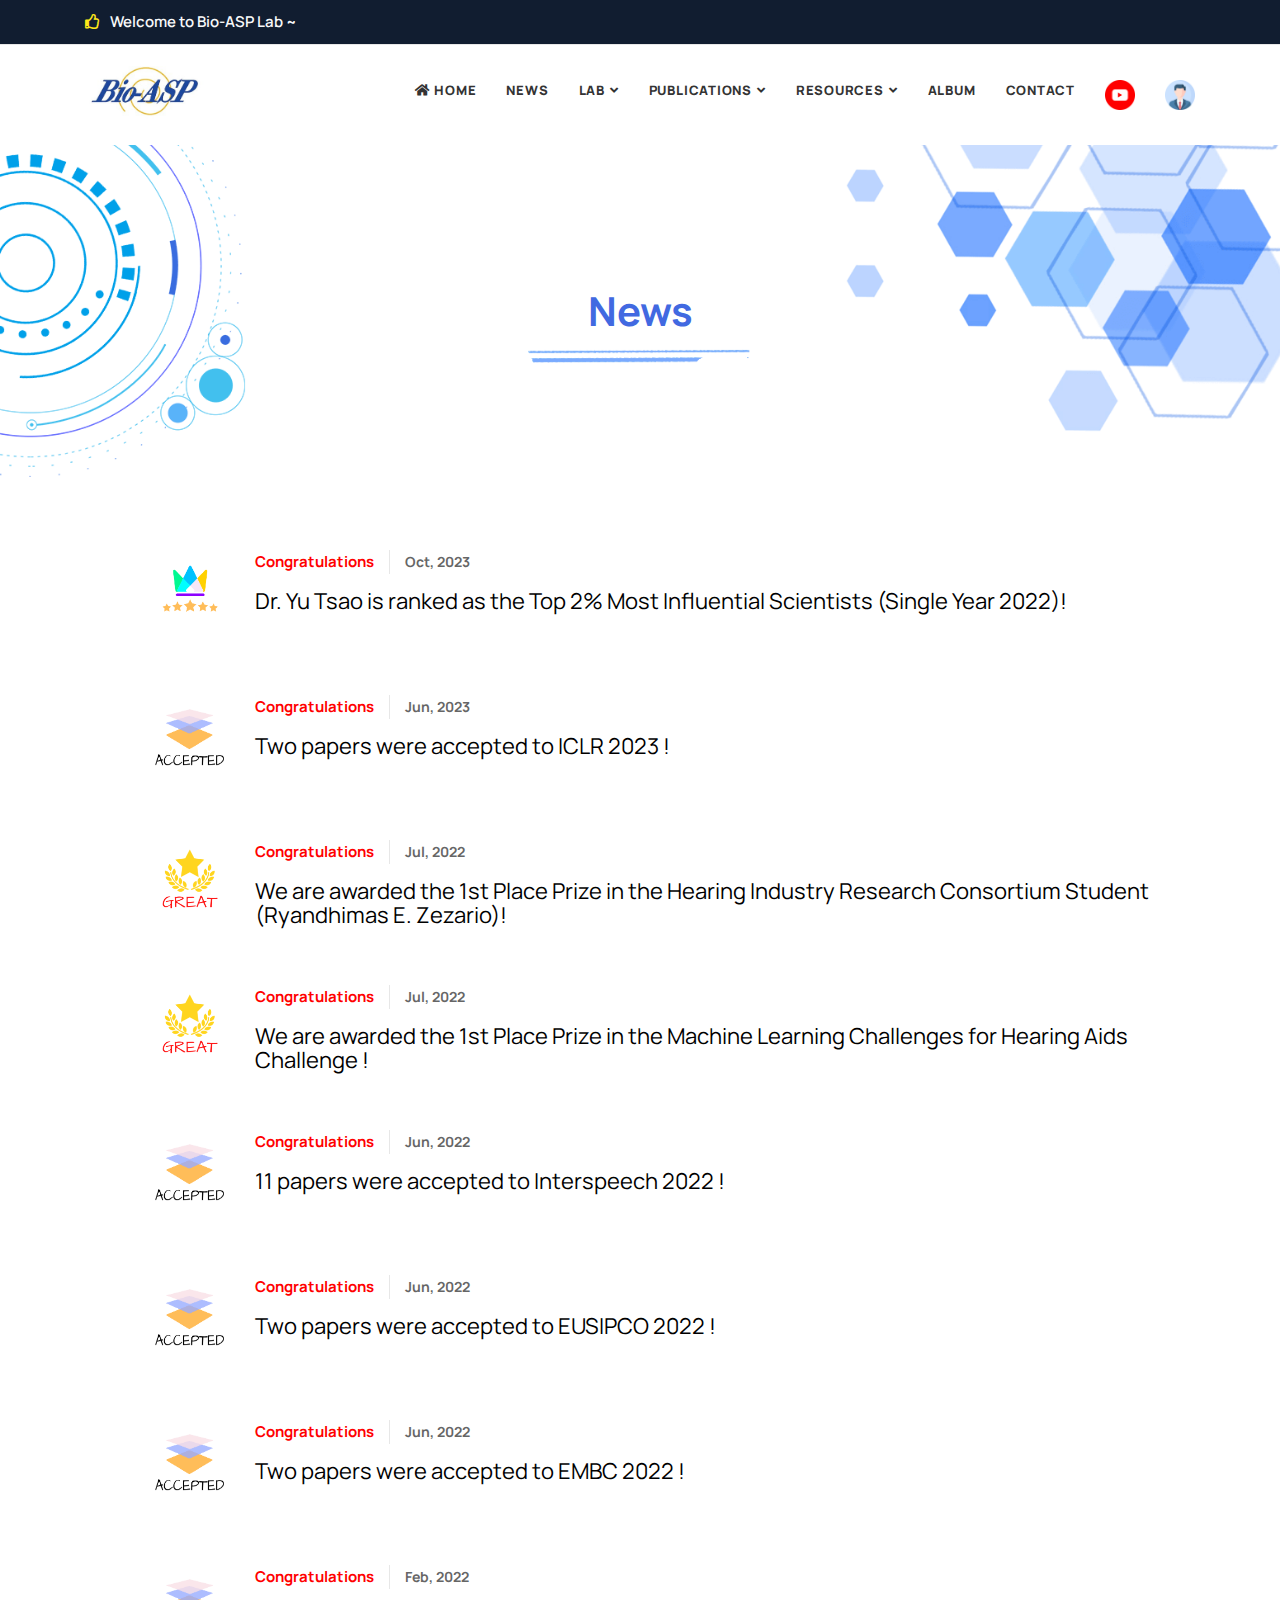
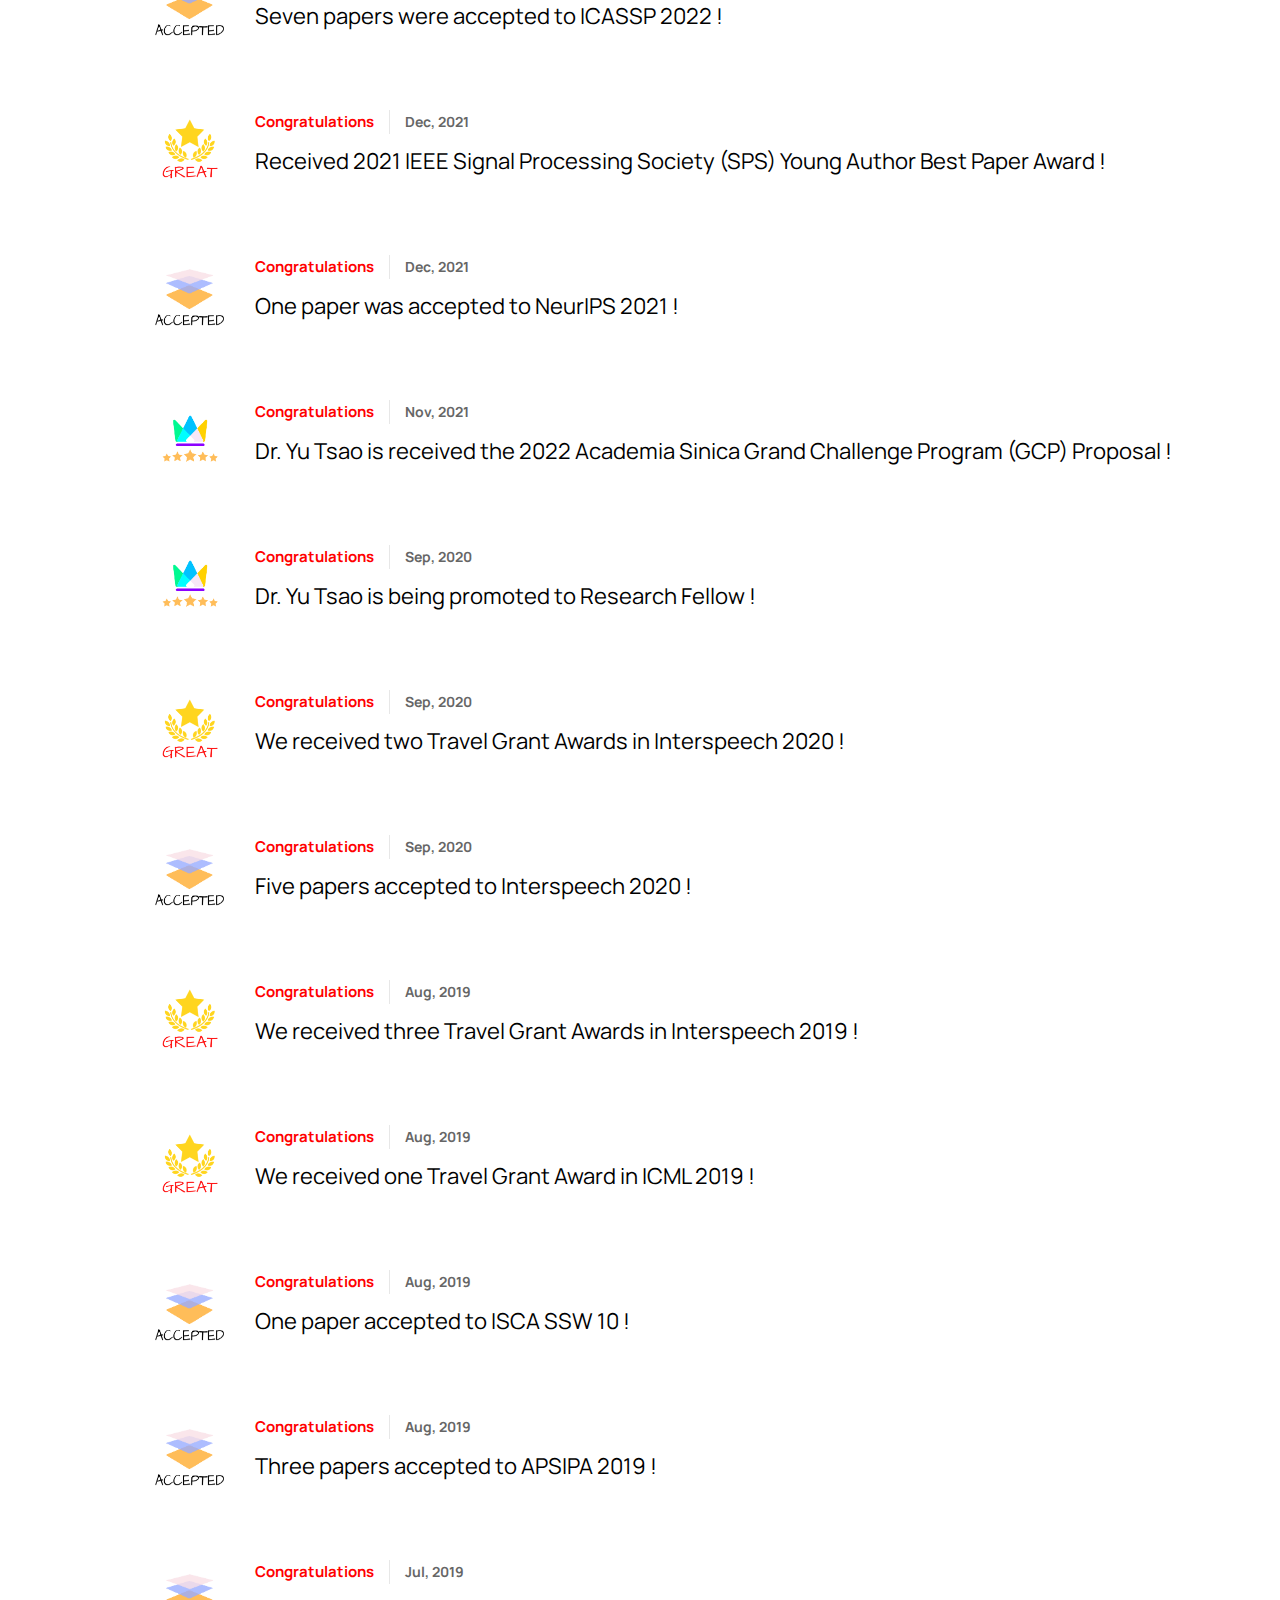
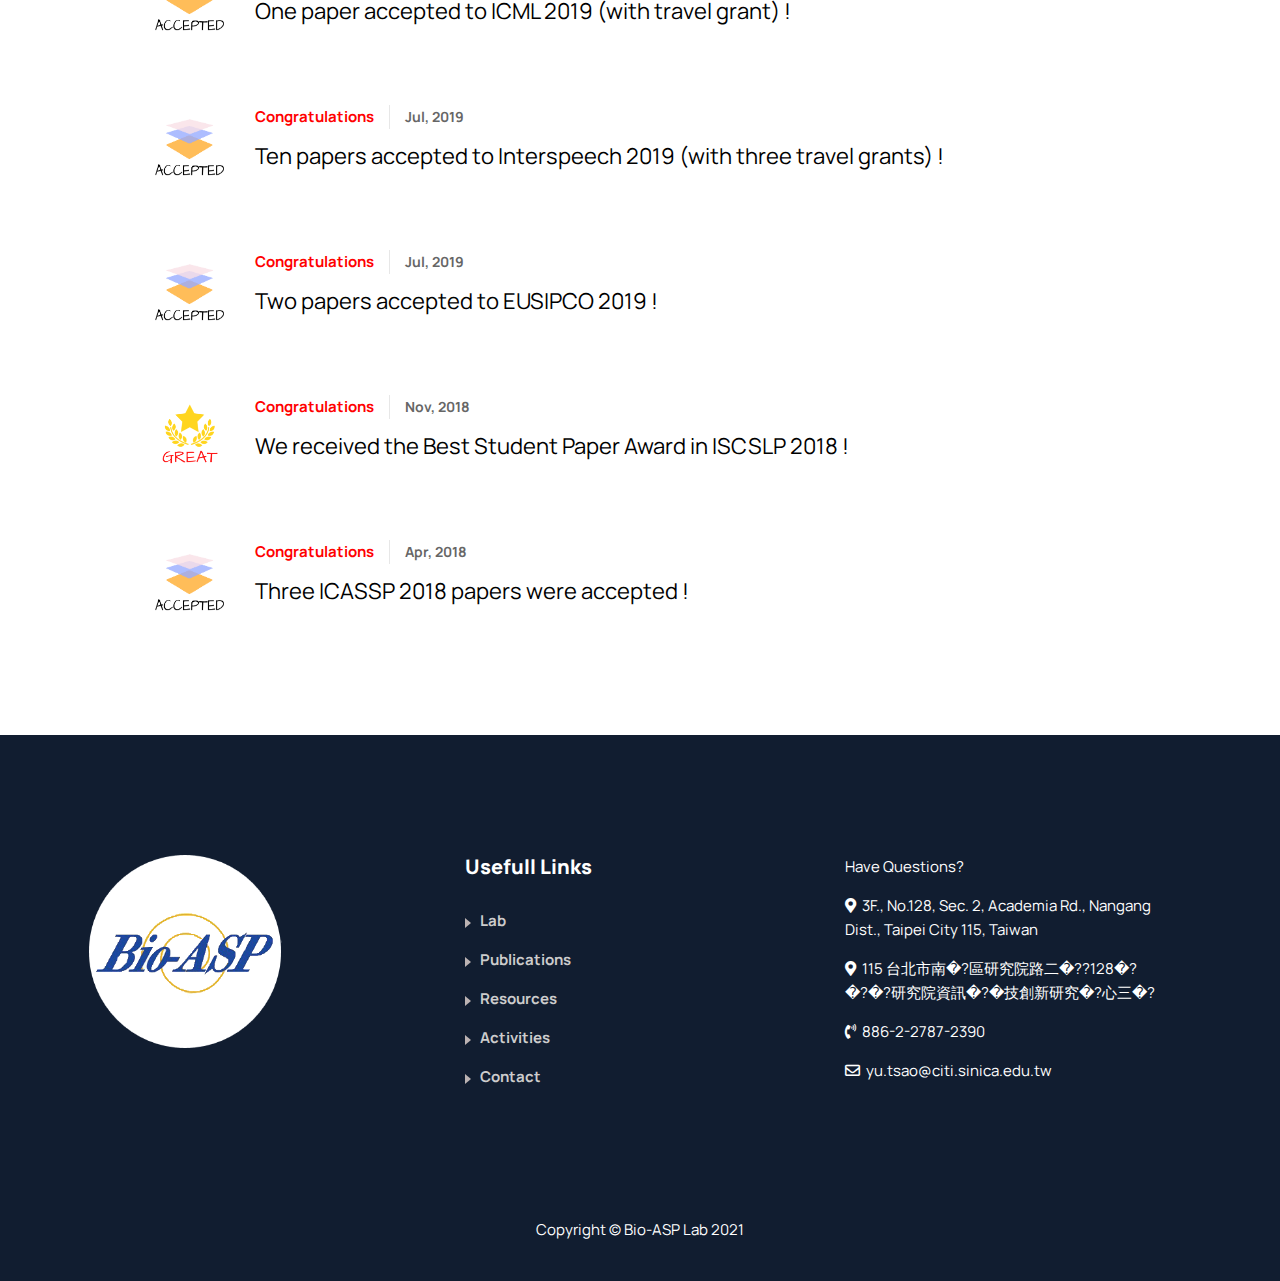
<file: news.html>
<!DOCTYPE html>
<html lang="en">

<head>
    <!-- ========== Meta Tags ========== -->
    <meta charset="utf-8">

    <!-- ========== Page Title ========== -->
    <title>Bio-asp Lab</title>

    <!-- ========== Favicon Icon title符號 ========== -->
    <link rel="icon" href="assets/img/logo.ico" type="image/x-icon">
    <link rel="shortcut icon" href="assets/img/logo.ico" type="image/x-icon">

    <!-- ========== Start Stylesheet ========== -->
    <link href="assets/css/bootstrap.min.css" rel="stylesheet" />
    <link href="assets/css/font-awesome.min.css" rel="stylesheet" />
    <link href="assets/css/themify-icons.css" rel="stylesheet" />
    <link href="assets/css/flaticon-set.css" rel="stylesheet" />
    <link href="assets/css/elegant-icons.css" rel="stylesheet" />
    <link href="assets/css/magnific-popup.css" rel="stylesheet" />
    <link href="assets/css/owl.carousel.min.css" rel="stylesheet" />
    <link href="assets/css/owl.theme.default.min.css" rel="stylesheet" />
    <link href="assets/css/animate.css" rel="stylesheet" />
    <link href="assets/css/bootsnav.css" rel="stylesheet" />
    <link href="style.css" rel="stylesheet">
    <link href="assets/css/responsive.css" rel="stylesheet" />
    <!-- ========== End Stylesheet ========== -->


</head>

<body>

    <!-- Preloader Start -->
    <div class="se-pre-con"></div>
    <!-- Preloader Ends -->

    <!-- Start Header Top 
    ============================================= -->
    <div class="top-bar-area bg-dark text-light inline inc-border">
        <div class="container">
            <div class="row align-center">

                <div class="col-lg-7 col-md-12 left-info">
                    <div class="item-flex">
                        <ul class="list">
                            <li>
                                <i class="far fa-thumbs-up"></i> Welcome to Bio-ASP Lab ~
                            </li>
                        </ul>
                    </div>
                </div>

            </div>
        </div>
    </div>
    <!-- End Header Top -->

    <!-- Header 
    ============================================= -->
    <header id="home">

        <!-- Start Navigation -->
        <nav class="navbar shadow-less navbar-default navbar-sticky bootsnav">

            <div class="container">

                <!-- Start Header Navigation -->
                <div class="navbar-header">
                    <button type="button" class="navbar-toggle" data-toggle="collapse" data-target="#navbar-menu">
                        <i class="fa fa-bars"></i>
                    </button>
                    <a class="navbar-brand" href="index.html">
                        <img src="assets/img/logo.jpg" class="logo" alt="Logo">
                    </a>
                </div>
                <!-- End Header Navigation -->

                <!-- Collect the nav links, forms, and other content for toggling -->
                <!-- Menu -->
                <div class="collapse navbar-collapse" id="navbar-menu">
                    <ul class="nav navbar-nav navbar-right" data-in="fadeInDown" data-out="fadeOutUp">
                        <li>
                            <a href="index.html"><i class="fas fa-home"></i> Home</a>
                        </li>
                        <li>
                            <a href="news.html">News</a>
                        </li>
                        <li class="dropdown">
                            <a href="about-us.html" class="dropdown-toggle" data-toggle="dropdown">Lab</a>
                            <ul class="dropdown-menu">
                                <li><a href="about-us.html">About Us</a></li>
                                <li><a href="members.html">Team Members</a></li>
                                <li><a href="honor.html">Honors</a></li>
                                <li><a href="newsreport.html">News Report</a></li>
                            </ul>
                        </li>

                        <li class="dropdown">
                            <a href="publication.html" class="dropdown-toggle" data-toggle="dropdown">Publications</a>
                            <ul class="dropdown-menu">
                                <li><a href="p-book.html">Book</a></li>
                                <li><a href="publication.html">Conference</a></li>
                                <li><a href="p-journal.html">Journal</a></li>
                                <li><a href="p-tutorials.html">Tutorials</a></li>
                                <li><a href="p-presentations.html">Presentations</a></li>
                                <li><a href="p-reports.html">Reports</a></li>
                            </ul>
                        </li>

                        <li class="dropdown">
                            <a href="Opensource.html" class="dropdown-toggle" data-toggle="dropdown">Resources</a>
                            <ul class="dropdown-menu">
                                <li><a href="log-in.html">Internal Source</a></li>
                                <li><a href="Opensource.html#SE">Speech Enhancement Tools</a></li>
                                <li><a href="Opensource.html#BSP">Biomedical Signal Processing</a></li>
                                <li><a href="Opensource.html#ET">Evaluation Tool</a></li>
                                <li><a href="Opensource.html#Dataset">Dataset</a></li>
                            </ul>
                        </li>

                        <li>
                            <a href="album.html">Album</a>
                        </li>

                        <li>
                            <a href="contact.html">Contact</a>
                        </li>
                        <li>
                            <a href="https://youtube.com/channel/UCnFK2taEDuu4FaKbMGWYUNg" target="_blank">
                                <img src="assets/img/youtube.png" width="30px">
                            </a>
                        </li>
                        <li>
                            <a href="https://www.citi.sinica.edu.tw/pages/yu.tsao/index_en.html" target="_blank">
                                <img src="assets/img/profile.png" width="30px">
                            </a>
                        </li>

                    </ul>
                </div><!-- /.navbar-collapse -->
            </div>

        </nav>
        <!-- End Navigation -->

    </header>
    <!-- End Header -->

    <!-- Start Breadcrumb 
    ============================================= -->
    <div class="breadcrumb-area bg-gray text-center  text-light bg-cover"
        style="background-image: url(assets/img/25.png);">
        <div class="container">
            <div class="row">
                <div class="col-lg-8 offset-lg-2">
                    <h1 style="color: royalblue;">News</h1>
                </div>
            </div>
        </div>
    </div>
    <!-- End Breadcrumb -->


    <!-- Star Event Area
    ============================================= -->
    <div class="event-area  default-padding bottom-less" style="margin-top: -110px;">
        <div class="container">
            <div class="event-area">
                <div class="row">

                    <!-- Single Event -->
                    <div class="comments-area">
                        <div class="comments-title">
                            <div class="comments-list">
                                <div class="commen-item reply">
                                    <div class="avatar">
                                        <img src="assets/img/Congratulations.png">
                                    </div>
                                    <div class="content">
                                        <div class="title" style="color: red;">
                                            Congratulations<span style="font-size: 14px; color:	#666666;">Oct,
                                                2023</span>
                                        </div>
                                        <p style="font-size: 22px; color: black;">
                                            Dr. Yu Tsao is ranked as the Top 2% Most Influential Scientists (Single Year
                                            2022)!
                                        </p>
                                    </div>
                                </div>

                            </div>
                        </div>
                    </div>
                    <!-- End Single Event -->

                    <!-- Single Event -->
                    <div class="comments-area">
                        <div class="comments-title">
                            <div class="comments-list">
                                <div class="commen-item reply">
                                    <div class="avatar">
                                        <img src="assets/img/accepted.png">
                                    </div>
                                    <div class="content">
                                        <div class="title" style="color: red;">
                                            Congratulations<span style="font-size: 14px; color:	#666666;">Jun,
                                                2023</span>
                                        </div>
                                        <p style="font-size: 22px; color: black;">
                                            Two papers were accepted to ICLR 2023 !
                                        </p>
                                    </div>
                                </div>

                            </div>
                        </div>
                    </div>
                    <!-- End Single Event -->

                    <!-- Single Event -->
                    <div class="comments-area">
                        <div class="comments-title">
                            <div class="comments-list">
                                <div class="commen-item reply">
                                    <div class="avatar">
                                        <img src="assets/img/award.png">
                                    </div>
                                    <div class="content">
                                        <div class="title" style="color: red;">
                                            Congratulations<span style="font-size: 14px; color:	#666666;">Jul,
                                                2022</span>
                                        </div>
                                        <p style="font-size: 22px; color: black;">
                                            We are awarded the 1st Place Prize in the Hearing Industry Research
                                            Consortium Student (Ryandhimas E. Zezario)!
                                        </p>
                                    </div>
                                </div>

                            </div>
                        </div>
                    </div>
                    <!-- End Single Event -->

                    <!-- Single Event -->
                    <div class="comments-area">
                        <div class="comments-title">
                            <div class="comments-list">
                                <div class="commen-item reply">
                                    <div class="avatar">
                                        <img src="assets/img/award.png">
                                    </div>
                                    <div class="content">
                                        <div class="title" style="color: red;">
                                            Congratulations<span style="font-size: 14px; color:	#666666;">Jul,
                                                2022</span>
                                        </div>
                                        <p style="font-size: 22px; color: black;">
                                            We are awarded the 1st Place Prize in the Machine Learning Challenges for
                                            Hearing Aids Challenge !
                                        </p>
                                    </div>
                                </div>

                            </div>
                        </div>
                    </div>
                    <!-- End Single Event -->

                    <!-- Single Event -->
                    <div class="comments-area">
                        <div class="comments-title">
                            <div class="comments-list">
                                <div class="commen-item reply">
                                    <div class="avatar">
                                        <img src="assets/img/accepted.png">
                                    </div>
                                    <div class="content">
                                        <div class="title" style="color: red;">
                                            Congratulations<span style="font-size: 14px; color:	#666666;">Jun,
                                                2022</span>
                                        </div>
                                        <p style="font-size: 22px; color: black;">
                                            11 papers were accepted to Interspeech 2022 !
                                        </p>
                                    </div>
                                </div>

                            </div>
                        </div>
                    </div>
                    <!-- End Single Event -->

                    <!-- Single Event -->
                    <div class="comments-area">
                        <div class="comments-title">
                            <div class="comments-list">
                                <div class="commen-item reply">
                                    <div class="avatar">
                                        <img src="assets/img/accepted.png">
                                    </div>
                                    <div class="content">
                                        <div class="title" style="color: red;">
                                            Congratulations<span style="font-size: 14px; color:	#666666;">Jun,
                                                2022</span>
                                        </div>
                                        <p style="font-size: 22px; color: black;">
                                            Two papers were accepted to EUSIPCO 2022 !
                                        </p>
                                    </div>
                                </div>

                            </div>
                        </div>
                    </div>
                    <!-- End Single Event -->

                    <!-- Single Event -->
                    <div class="comments-area">
                        <div class="comments-title">
                            <div class="comments-list">
                                <div class="commen-item reply">
                                    <div class="avatar">
                                        <img src="assets/img/accepted.png">
                                    </div>
                                    <div class="content">
                                        <div class="title" style="color: red;">
                                            Congratulations<span style="font-size: 14px; color:	#666666;">Jun,
                                                2022</span>
                                        </div>
                                        <p style="font-size: 22px; color: black;">
                                            Two papers were accepted to EMBC 2022 !
                                        </p>
                                    </div>
                                </div>

                            </div>
                        </div>
                    </div>
                    <!-- End Single Event -->

                    <!-- Single Event -->
                    <div class="comments-area">
                        <div class="comments-title">
                            <div class="comments-list">
                                <div class="commen-item reply">
                                    <div class="avatar">
                                        <img src="assets/img/accepted.png">
                                    </div>
                                    <div class="content">
                                        <div class="title" style="color: red;">
                                            Congratulations<span style="font-size: 14px; color:	#666666;">Feb,
                                                2022</span>
                                        </div>
                                        <p style="font-size: 22px; color: black;">
                                            Seven papers were accepted to ICASSP 2022 !
                                        </p>
                                    </div>
                                </div>

                            </div>
                        </div>
                    </div>
                    <!-- End Single Event -->

                    <!-- Single Event -->
                    <div class="comments-area">
                        <div class="comments-title">
                            <div class="comments-list">
                                <div class="commen-item reply">
                                    <div class="avatar">
                                        <img src="assets/img/award.png">
                                    </div>
                                    <div class="content">
                                        <div class="title" style="color: red;">
                                            Congratulations<span style="font-size: 14px; color:	#666666;">Dec,
                                                2021</span>
                                        </div>
                                        <p style="font-size: 22px; color: black;">
                                            Received 2021 IEEE Signal Processing Society (SPS) Young Author Best Paper
                                            Award !
                                        </p>
                                    </div>
                                </div>

                            </div>
                        </div>
                    </div>
                    <!-- End Single Event -->

                    <!-- Single Event -->
                    <div class="comments-area">
                        <div class="comments-title">
                            <div class="comments-list">
                                <div class="commen-item reply">
                                    <div class="avatar">
                                        <img src="assets/img/accepted.png">
                                    </div>
                                    <div class="content">
                                        <div class="title" style="color: red;">
                                            Congratulations<span style="font-size: 14px; color:	#666666;">Dec,
                                                2021</span>
                                        </div>
                                        <p style="font-size: 22px; color: black;">
                                            One paper was accepted to NeurIPS 2021 !
                                        </p>
                                    </div>
                                </div>

                            </div>
                        </div>
                    </div>
                    <!-- End Single Event -->


                    <!-- Single Event -->
                    <div class="comments-area">
                        <div class="comments-title">
                            <div class="comments-list">
                                <div class="commen-item reply">
                                    <div class="avatar">
                                        <img src="assets/img/Congratulations.png">
                                    </div>
                                    <div class="content">
                                        <div class="title" style="color: red;">
                                            Congratulations<span style="font-size: 14px; color:	#666666;">Nov,
                                                2021</span>
                                        </div>
                                        <p style="font-size: 22px; color: black;">
                                            Dr. Yu Tsao is received the 2022 Academia Sinica Grand Challenge Program
                                            (GCP) Proposal !
                                        </p>
                                    </div>
                                </div>

                            </div>
                        </div>
                    </div>
                    <!-- End Single Event -->

                    <!-- Single Event -->
                    <div class="comments-area">
                        <div class="comments-title">
                            <div class="comments-list">
                                <div class="commen-item reply">
                                    <div class="avatar">
                                        <img src="assets/img/Congratulations.png">
                                    </div>
                                    <div class="content">
                                        <div class="title" style="color: red;">
                                            Congratulations<span style="font-size: 14px; color:	#666666;">Sep,
                                                2020</span>
                                        </div>
                                        <p style="font-size: 22px; color: black;">
                                            Dr. Yu Tsao is being promoted to Research Fellow !
                                        </p>
                                    </div>
                                </div>

                            </div>
                        </div>
                    </div>
                    <!-- End Single Event -->

                    <!-- Single Event -->
                    <div class="comments-area">
                        <div class="comments-title">
                            <div class="comments-list">
                                <div class="commen-item reply">
                                    <div class="avatar">
                                        <img src="assets/img/award.png">
                                    </div>
                                    <div class="content">
                                        <div class="title" style="color: red;">
                                            Congratulations<span style="font-size: 14px; color:	#666666;">Sep,
                                                2020</span>
                                        </div>
                                        <p style="font-size: 22px; color: black;">
                                            We received two Travel Grant Awards in Interspeech 2020 !
                                        </p>
                                    </div>
                                </div>

                            </div>
                        </div>
                    </div>
                    <!-- End Single Event -->

                    <!-- Single Event -->
                    <div class="comments-area">
                        <div class="comments-title">
                            <div class="comments-list">
                                <div class="commen-item reply">
                                    <div class="avatar">
                                        <img src="assets/img/accepted.png">
                                    </div>
                                    <div class="content">
                                        <div class="title" style="color: red;">
                                            Congratulations<span style="font-size: 14px; color:	#666666;">Sep,
                                                2020</span>
                                        </div>
                                        <p style="font-size: 22px; color: black;">
                                            Five papers accepted to Interspeech 2020 !
                                        </p>
                                    </div>
                                </div>

                            </div>
                        </div>
                    </div>
                    <!-- End Single Event -->

                    <!-- Single Event -->
                    <div class="comments-area">
                        <div class="comments-title">
                            <div class="comments-list">
                                <div class="commen-item reply">
                                    <div class="avatar">
                                        <img src="assets/img/award.png">
                                    </div>
                                    <div class="content">
                                        <div class="title" style="color: red;">
                                            Congratulations<span style="font-size: 14px; color:	#666666;">Aug,
                                                2019</span>
                                        </div>
                                        <p style="font-size: 22px; color: black;">
                                            We received three Travel Grant Awards in Interspeech 2019 !
                                        </p>
                                    </div>
                                </div>

                            </div>
                        </div>
                    </div>
                    <!-- End Single Event -->

                    <!-- Single Event -->
                    <div class="comments-area">
                        <div class="comments-title">
                            <div class="comments-list">
                                <div class="commen-item reply">
                                    <div class="avatar">
                                        <img src="assets/img/award.png">
                                    </div>
                                    <div class="content">
                                        <div class="title" style="color: red;">
                                            Congratulations<span style="font-size: 14px; color:	#666666;">Aug,
                                                2019</span>
                                        </div>
                                        <p style="font-size: 22px; color: black;">
                                            We received one Travel Grant Award in ICML 2019 !
                                        </p>
                                    </div>
                                </div>

                            </div>
                        </div>
                    </div>
                    <!-- End Single Event -->

                    <!-- Single Event -->
                    <div class="comments-area">
                        <div class="comments-title">
                            <div class="comments-list">
                                <div class="commen-item reply">
                                    <div class="avatar">
                                        <img src="assets/img/accepted.png">
                                    </div>
                                    <div class="content">
                                        <div class="title" style="color: red;">
                                            Congratulations<span style="font-size: 14px; color:	#666666;">Aug,
                                                2019</span>
                                        </div>
                                        <p style="font-size: 22px; color: black;">
                                            One paper accepted to ISCA SSW 10 !
                                        </p>
                                    </div>
                                </div>

                            </div>
                        </div>
                    </div>
                    <!-- End Single Event -->

                    <!-- Single Event -->
                    <div class="comments-area">
                        <div class="comments-title">
                            <div class="comments-list">
                                <div class="commen-item reply">
                                    <div class="avatar">
                                        <img src="assets/img/accepted.png">
                                    </div>
                                    <div class="content">
                                        <div class="title" style="color: red;">
                                            Congratulations<span style="font-size: 14px; color:	#666666;">Aug,
                                                2019</span>
                                        </div>
                                        <p style="font-size: 22px; color: black;">
                                            Three papers accepted to APSIPA 2019 !
                                        </p>
                                    </div>
                                </div>

                            </div>
                        </div>
                    </div>
                    <!-- End Single Event -->

                    <!-- Single Event -->
                    <div class="comments-area">
                        <div class="comments-title">
                            <div class="comments-list">
                                <div class="commen-item reply">
                                    <div class="avatar">
                                        <img src="assets/img/accepted.png">
                                    </div>
                                    <div class="content">
                                        <div class="title" style="color: red;">
                                            Congratulations<span style="font-size: 14px; color:	#666666;">Jul,
                                                2019</span>
                                        </div>
                                        <p style="font-size: 22px; color: black;">
                                            One paper accepted to ICML 2019 (with travel grant) !
                                        </p>
                                    </div>
                                </div>

                            </div>
                        </div>
                    </div>
                    <!-- End Single Event -->

                    <!-- Single Event -->
                    <div class="comments-area">
                        <div class="comments-title">
                            <div class="comments-list">
                                <div class="commen-item reply">
                                    <div class="avatar">
                                        <img src="assets/img/accepted.png">
                                    </div>
                                    <div class="content">
                                        <div class="title" style="color: red;">
                                            Congratulations<span style="font-size: 14px; color:	#666666;">Jul,
                                                2019</span>
                                        </div>
                                        <p style="font-size: 22px; color: black;">
                                            Ten papers accepted to Interspeech 2019 (with three travel grants) !
                                        </p>
                                    </div>
                                </div>

                            </div>
                        </div>
                    </div>
                    <!-- End Single Event -->

                    <!-- Single Event -->
                    <div class="comments-area">
                        <div class="comments-title">
                            <div class="comments-list">
                                <div class="commen-item reply">
                                    <div class="avatar">
                                        <img src="assets/img/accepted.png">
                                    </div>
                                    <div class="content">
                                        <div class="title" style="color: red;">
                                            Congratulations<span style="font-size: 14px; color:	#666666;">Jul,
                                                2019</span>
                                        </div>
                                        <p style="font-size: 22px; color: black;">
                                            Two papers accepted to EUSIPCO 2019 !
                                        </p>
                                    </div>
                                </div>

                            </div>
                        </div>
                    </div>
                    <!-- End Single Event -->

                    <!-- Single Event -->
                    <div class="comments-area">
                        <div class="comments-title">
                            <div class="comments-list">
                                <div class="commen-item reply">
                                    <div class="avatar">
                                        <img src="assets/img/award.png">
                                    </div>
                                    <div class="content">
                                        <div class="title" style="color: red;">
                                            Congratulations<span style="font-size: 14px; color:	#666666;">Nov,
                                                2018</span>
                                        </div>
                                        <p style="font-size: 22px; color: black;">
                                            We received the Best Student Paper Award in ISCSLP 2018 !
                                        </p>
                                    </div>
                                </div>

                            </div>
                        </div>
                    </div>
                    <!-- End Single Event -->

                    <!-- Single Event -->
                    <div class="comments-area">
                        <div class="comments-title">
                            <div class="comments-list">
                                <div class="commen-item reply">
                                    <div class="avatar">
                                        <img src="assets/img/accepted.png">
                                    </div>
                                    <div class="content">
                                        <div class="title" style="color: red;">
                                            Congratulations<span style="font-size: 14px; color:	#666666;">Apr,
                                                2018</span>
                                        </div>
                                        <p style="font-size: 22px; color: black;">
                                            Three ICASSP 2018 papers were accepted !
                                        </p>
                                    </div>
                                </div>

                            </div>
                        </div>
                    </div>
                    <!-- End Single Event -->

                </div>
            </div>
        </div>
    </div>
    </div>
    <!-- End Event Area -->

    <!-- Star Footer
    ============================================= -->
    <footer class="bg-dark text-light">
        <div class="container">
            <div class="f-items default-padding">
                <div class="row">

                    <div class="col-lg-4 col-md-6 item">
                        <img src="assets/img/logo3.png" alt="Logo" width="200">
                    </div>

                    <div class="col-lg-4 col-md-6 item">
                        <div class="f-item link">
                            <h4 class="widget-title">Usefull Links</h4>
                            <ul>
                                <li>
                                    <a href="about-us.html">Lab</a>
                                </li>
                                <li>
                                    <a href="publication.html">Publications</a>
                                </li>
                                <li>
                                    <a href="Opensource.html">Resources</a>
                                </li>
                                <li>
                                    <a href="album.html">Activities</a>
                                </li>
                                <li>
                                    <a href="contact.html">Contact</a>
                                </li>
                            </ul>
                        </div>
                    </div>

                    <div class="col-lg-4 col-md-6 item">
                        <div class="f-item about">
                            <p>
                                Have Questions?
                            </p>
                            <p>
                                <i class="fas fa-map-marker-alt"></i>&nbsp; 3F., No.128, Sec. 2, Academia Rd., Nangang
                                Dist., Taipei City 115, Taiwan
                            </p>
                            <p>
                                <i class="fas fa-map-marker-alt"></i>&nbsp; 115
                                台北市南�?區研究院路二�??128�?<br />�?�?研究院資訊�?�技創新研究�?心三�?
                            </p>
                            <p>
                                <i class="fas fa-phone-volume"></i>&nbsp; 886-2-2787-2390
                            </p>
                            <p>
                                <i class="far fa-envelope"></i>&nbsp; yu.tsao@citi.sinica.edu.tw
                            </p>
                        </div>
                    </div>


                </div>
            </div>
        </div>
        <div>
            <p style="text-align: center;">Copyright &copy; Bio-ASP Lab 2021</p>
        </div>
        <br>
    </footer>
    <!-- End Footer-->

    <!-- jQuery Frameworks
    ============================================= -->
    <script src="assets/js/jquery-1.12.4.min.js"></script>
    <script src="assets/js/popper.min.js"></script>
    <script src="assets/js/bootstrap.min.js"></script>
    <script src="assets/js/jquery.appear.js"></script>
    <script src="assets/js/jquery.easing.min.js"></script>
    <script src="assets/js/jquery.magnific-popup.min.js"></script>
    <script src="assets/js/modernizr.custom.13711.js"></script>
    <script src="assets/js/owl.carousel.min.js"></script>
    <script src="assets/js/wow.min.js"></script>
    <script src="assets/js/progress-bar.min.js"></script>
    <script src="assets/js/isotope.pkgd.min.js"></script>
    <script src="assets/js/imagesloaded.pkgd.min.js"></script>
    <script src="assets/js/count-to.js"></script>
    <script src="assets/js/YTPlayer.min.js"></script>
    <script src="assets/js/jquery.nice-select.min.js"></script>
    <script src="assets/js/loopcounter.js"></script>
    <script src="assets/js/bootsnav.js"></script>
    <script src="assets/js/main.js"></script>

</body>

</html>
</file>
<file: assets/css/themify-icons.css>
@font-face {
	font-family: 'themify';
	src:url('../fonts/themify.eot?-fvbane');
	src:url('../fonts/themify.eot?#iefix-fvbane') format('embedded-opentype'),
		url('../fonts/themify.woff?-fvbane') format('woff'),
		url('../fonts/themify.ttf?-fvbane') format('truetype'),
		url('../fonts/themify.svg?-fvbane#themify') format('svg');
	font-weight: normal;
	font-style: normal;
}

[class^="ti-"], [class*=" ti-"] {
	font-family: 'themify';
	speak: none;
	font-style: normal;
	font-weight: normal;
	font-variant: normal;
	text-transform: none;
	line-height: 1;

	/* Better Font Rendering =========== */
	-webkit-font-smoothing: antialiased;
	-moz-osx-font-smoothing: grayscale;
}

.ti-wand:before {
	content: "\e600";
}
.ti-volume:before {
	content: "\e601";
}
.ti-user:before {
	content: "\e602";
}
.ti-unlock:before {
	content: "\e603";
}
.ti-unlink:before {
	content: "\e604";
}
.ti-trash:before {
	content: "\e605";
}
.ti-thought:before {
	content: "\e606";
}
.ti-target:before {
	content: "\e607";
}
.ti-tag:before {
	content: "\e608";
}
.ti-tablet:before {
	content: "\e609";
}
.ti-star:before {
	content: "\e60a";
}
.ti-spray:before {
	content: "\e60b";
}
.ti-signal:before {
	content: "\e60c";
}
.ti-shopping-cart:before {
	content: "\e60d";
}
.ti-shopping-cart-full:before {
	content: "\e60e";
}
.ti-settings:before {
	content: "\e60f";
}
.ti-search:before {
	content: "\e610";
}
.ti-zoom-in:before {
	content: "\e611";
}
.ti-zoom-out:before {
	content: "\e612";
}
.ti-cut:before {
	content: "\e613";
}
.ti-ruler:before {
	content: "\e614";
}
.ti-ruler-pencil:before {
	content: "\e615";
}
.ti-ruler-alt:before {
	content: "\e616";
}
.ti-bookmark:before {
	content: "\e617";
}
.ti-bookmark-alt:before {
	content: "\e618";
}
.ti-reload:before {
	content: "\e619";
}
.ti-plus:before {
	content: "\e61a";
}
.ti-pin:before {
	content: "\e61b";
}
.ti-pencil:before {
	content: "\e61c";
}
.ti-pencil-alt:before {
	content: "\e61d";
}
.ti-paint-roller:before {
	content: "\e61e";
}
.ti-paint-bucket:before {
	content: "\e61f";
}
.ti-na:before {
	content: "\e620";
}
.ti-mobile:before {
	content: "\e621";
}
.ti-minus:before {
	content: "\e622";
}
.ti-medall:before {
	content: "\e623";
}
.ti-medall-alt:before {
	content: "\e624";
}
.ti-marker:before {
	content: "\e625";
}
.ti-marker-alt:before {
	content: "\e626";
}
.ti-arrow-up:before {
	content: "\e627";
}
.ti-arrow-right:before {
	content: "\e628";
}
.ti-arrow-left:before {
	content: "\e629";
}
.ti-arrow-down:before {
	content: "\e62a";
}
.ti-lock:before {
	content: "\e62b";
}
.ti-location-arrow:before {
	content: "\e62c";
}
.ti-link:before {
	content: "\e62d";
}
.ti-layout:before {
	content: "\e62e";
}
.ti-layers:before {
	content: "\e62f";
}
.ti-layers-alt:before {
	content: "\e630";
}
.ti-key:before {
	content: "\e631";
}
.ti-import:before {
	content: "\e632";
}
.ti-image:before {
	content: "\e633";
}
.ti-heart:before {
	content: "\e634";
}
.ti-heart-broken:before {
	content: "\e635";
}
.ti-hand-stop:before {
	content: "\e636";
}
.ti-hand-open:before {
	content: "\e637";
}
.ti-hand-drag:before {
	content: "\e638";
}
.ti-folder:before {
	content: "\e639";
}
.ti-flag:before {
	content: "\e63a";
}
.ti-flag-alt:before {
	content: "\e63b";
}
.ti-flag-alt-2:before {
	content: "\e63c";
}
.ti-eye:before {
	content: "\e63d";
}
.ti-export:before {
	content: "\e63e";
}
.ti-exchange-vertical:before {
	content: "\e63f";
}
.ti-desktop:before {
	content: "\e640";
}
.ti-cup:before {
	content: "\e641";
}
.ti-crown:before {
	content: "\e642";
}
.ti-comments:before {
	content: "\e643";
}
.ti-comment:before {
	content: "\e644";
}
.ti-comment-alt:before {
	content: "\e645";
}
.ti-close:before {
	content: "\e646";
}
.ti-clip:before {
	content: "\e647";
}
.ti-angle-up:before {
	content: "\e648";
}
.ti-angle-right:before {
	content: "\e649";
}
.ti-angle-left:before {
	content: "\e64a";
}
.ti-angle-down:before {
	content: "\e64b";
}
.ti-check:before {
	content: "\e64c";
}
.ti-check-box:before {
	content: "\e64d";
}
.ti-camera:before {
	content: "\e64e";
}
.ti-announcement:before {
	content: "\e64f";
}
.ti-brush:before {
	content: "\e650";
}
.ti-briefcase:before {
	content: "\e651";
}
.ti-bolt:before {
	content: "\e652";
}
.ti-bolt-alt:before {
	content: "\e653";
}
.ti-blackboard:before {
	content: "\e654";
}
.ti-bag:before {
	content: "\e655";
}
.ti-move:before {
	content: "\e656";
}
.ti-arrows-vertical:before {
	content: "\e657";
}
.ti-arrows-horizontal:before {
	content: "\e658";
}
.ti-fullscreen:before {
	content: "\e659";
}
.ti-arrow-top-right:before {
	content: "\e65a";
}
.ti-arrow-top-left:before {
	content: "\e65b";
}
.ti-arrow-circle-up:before {
	content: "\e65c";
}
.ti-arrow-circle-right:before {
	content: "\e65d";
}
.ti-arrow-circle-left:before {
	content: "\e65e";
}
.ti-arrow-circle-down:before {
	content: "\e65f";
}
.ti-angle-double-up:before {
	content: "\e660";
}
.ti-angle-double-right:before {
	content: "\e661";
}
.ti-angle-double-left:before {
	content: "\e662";
}
.ti-angle-double-down:before {
	content: "\e663";
}
.ti-zip:before {
	content: "\e664";
}
.ti-world:before {
	content: "\e665";
}
.ti-wheelchair:before {
	content: "\e666";
}
.ti-view-list:before {
	content: "\e667";
}
.ti-view-list-alt:before {
	content: "\e668";
}
.ti-view-grid:before {
	content: "\e669";
}
.ti-uppercase:before {
	content: "\e66a";
}
.ti-upload:before {
	content: "\e66b";
}
.ti-underline:before {
	content: "\e66c";
}
.ti-truck:before {
	content: "\e66d";
}
.ti-timer:before {
	content: "\e66e";
}
.ti-ticket:before {
	content: "\e66f";
}
.ti-thumb-up:before {
	content: "\e670";
}
.ti-thumb-down:before {
	content: "\e671";
}
.ti-text:before {
	content: "\e672";
}
.ti-stats-up:before {
	content: "\e673";
}
.ti-stats-down:before {
	content: "\e674";
}
.ti-split-v:before {
	content: "\e675";
}
.ti-split-h:before {
	content: "\e676";
}
.ti-smallcap:before {
	content: "\e677";
}
.ti-shine:before {
	content: "\e678";
}
.ti-shift-right:before {
	content: "\e679";
}
.ti-shift-left:before {
	content: "\e67a";
}
.ti-shield:before {
	content: "\e67b";
}
.ti-notepad:before {
	content: "\e67c";
}
.ti-server:before {
	content: "\e67d";
}
.ti-quote-right:before {
	content: "\e67e";
}
.ti-quote-left:before {
	content: "\e67f";
}
.ti-pulse:before {
	content: "\e680";
}
.ti-printer:before {
	content: "\e681";
}
.ti-power-off:before {
	content: "\e682";
}
.ti-plug:before {
	content: "\e683";
}
.ti-pie-chart:before {
	content: "\e684";
}
.ti-paragraph:before {
	content: "\e685";
}
.ti-panel:before {
	content: "\e686";
}
.ti-package:before {
	content: "\e687";
}
.ti-music:before {
	content: "\e688";
}
.ti-music-alt:before {
	content: "\e689";
}
.ti-mouse:before {
	content: "\e68a";
}
.ti-mouse-alt:before {
	content: "\e68b";
}
.ti-money:before {
	content: "\e68c";
}
.ti-microphone:before {
	content: "\e68d";
}
.ti-menu:before {
	content: "\e68e";
}
.ti-menu-alt:before {
	content: "\e68f";
}
.ti-map:before {
	content: "\e690";
}
.ti-map-alt:before {
	content: "\e691";
}
.ti-loop:before {
	content: "\e692";
}
.ti-location-pin:before {
	content: "\e693";
}
.ti-list:before {
	content: "\e694";
}
.ti-light-bulb:before {
	content: "\e695";
}
.ti-Italic:before {
	content: "\e696";
}
.ti-info:before {
	content: "\e697";
}
.ti-infinite:before {
	content: "\e698";
}
.ti-id-badge:before {
	content: "\e699";
}
.ti-hummer:before {
	content: "\e69a";
}
.ti-home:before {
	content: "\e69b";
}
.ti-help:before {
	content: "\e69c";
}
.ti-headphone:before {
	content: "\e69d";
}
.ti-harddrives:before {
	content: "\e69e";
}
.ti-harddrive:before {
	content: "\e69f";
}
.ti-gift:before {
	content: "\e6a0";
}
.ti-game:before {
	content: "\e6a1";
}
.ti-filter:before {
	content: "\e6a2";
}
.ti-files:before {
	content: "\e6a3";
}
.ti-file:before {
	content: "\e6a4";
}
.ti-eraser:before {
	content: "\e6a5";
}
.ti-envelope:before {
	content: "\e6a6";
}
.ti-download:before {
	content: "\e6a7";
}
.ti-direction:before {
	content: "\e6a8";
}
.ti-direction-alt:before {
	content: "\e6a9";
}
.ti-dashboard:before {
	content: "\e6aa";
}
.ti-control-stop:before {
	content: "\e6ab";
}
.ti-control-shuffle:before {
	content: "\e6ac";
}
.ti-control-play:before {
	content: "\e6ad";
}
.ti-control-pause:before {
	content: "\e6ae";
}
.ti-control-forward:before {
	content: "\e6af";
}
.ti-control-backward:before {
	content: "\e6b0";
}
.ti-cloud:before {
	content: "\e6b1";
}
.ti-cloud-up:before {
	content: "\e6b2";
}
.ti-cloud-down:before {
	content: "\e6b3";
}
.ti-clipboard:before {
	content: "\e6b4";
}
.ti-car:before {
	content: "\e6b5";
}
.ti-calendar:before {
	content: "\e6b6";
}
.ti-book:before {
	content: "\e6b7";
}
.ti-bell:before {
	content: "\e6b8";
}
.ti-basketball:before {
	content: "\e6b9";
}
.ti-bar-chart:before {
	content: "\e6ba";
}
.ti-bar-chart-alt:before {
	content: "\e6bb";
}
.ti-back-right:before {
	content: "\e6bc";
}
.ti-back-left:before {
	content: "\e6bd";
}
.ti-arrows-corner:before {
	content: "\e6be";
}
.ti-archive:before {
	content: "\e6bf";
}
.ti-anchor:before {
	content: "\e6c0";
}
.ti-align-right:before {
	content: "\e6c1";
}
.ti-align-left:before {
	content: "\e6c2";
}
.ti-align-justify:before {
	content: "\e6c3";
}
.ti-align-center:before {
	content: "\e6c4";
}
.ti-alert:before {
	content: "\e6c5";
}
.ti-alarm-clock:before {
	content: "\e6c6";
}
.ti-agenda:before {
	content: "\e6c7";
}
.ti-write:before {
	content: "\e6c8";
}
.ti-window:before {
	content: "\e6c9";
}
.ti-widgetized:before {
	content: "\e6ca";
}
.ti-widget:before {
	content: "\e6cb";
}
.ti-widget-alt:before {
	content: "\e6cc";
}
.ti-wallet:before {
	content: "\e6cd";
}
.ti-video-clapper:before {
	content: "\e6ce";
}
.ti-video-camera:before {
	content: "\e6cf";
}
.ti-vector:before {
	content: "\e6d0";
}
.ti-themify-logo:before {
	content: "\e6d1";
}
.ti-themify-favicon:before {
	content: "\e6d2";
}
.ti-themify-favicon-alt:before {
	content: "\e6d3";
}
.ti-support:before {
	content: "\e6d4";
}
.ti-stamp:before {
	content: "\e6d5";
}
.ti-split-v-alt:before {
	content: "\e6d6";
}
.ti-slice:before {
	content: "\e6d7";
}
.ti-shortcode:before {
	content: "\e6d8";
}
.ti-shift-right-alt:before {
	content: "\e6d9";
}
.ti-shift-left-alt:before {
	content: "\e6da";
}
.ti-ruler-alt-2:before {
	content: "\e6db";
}
.ti-receipt:before {
	content: "\e6dc";
}
.ti-pin2:before {
	content: "\e6dd";
}
.ti-pin-alt:before {
	content: "\e6de";
}
.ti-pencil-alt2:before {
	content: "\e6df";
}
.ti-palette:before {
	content: "\e6e0";
}
.ti-more:before {
	content: "\e6e1";
}
.ti-more-alt:before {
	content: "\e6e2";
}
.ti-microphone-alt:before {
	content: "\e6e3";
}
.ti-magnet:before {
	content: "\e6e4";
}
.ti-line-double:before {
	content: "\e6e5";
}
.ti-line-dotted:before {
	content: "\e6e6";
}
.ti-line-dashed:before {
	content: "\e6e7";
}
.ti-layout-width-full:before {
	content: "\e6e8";
}
.ti-layout-width-default:before {
	content: "\e6e9";
}
.ti-layout-width-default-alt:before {
	content: "\e6ea";
}
.ti-layout-tab:before {
	content: "\e6eb";
}
.ti-layout-tab-window:before {
	content: "\e6ec";
}
.ti-layout-tab-v:before {
	content: "\e6ed";
}
.ti-layout-tab-min:before {
	content: "\e6ee";
}
.ti-layout-slider:before {
	content: "\e6ef";
}
.ti-layout-slider-alt:before {
	content: "\e6f0";
}
.ti-layout-sidebar-right:before {
	content: "\e6f1";
}
.ti-layout-sidebar-none:before {
	content: "\e6f2";
}
.ti-layout-sidebar-left:before {
	content: "\e6f3";
}
.ti-layout-placeholder:before {
	content: "\e6f4";
}
.ti-layout-menu:before {
	content: "\e6f5";
}
.ti-layout-menu-v:before {
	content: "\e6f6";
}
.ti-layout-menu-separated:before {
	content: "\e6f7";
}
.ti-layout-menu-full:before {
	content: "\e6f8";
}
.ti-layout-media-right-alt:before {
	content: "\e6f9";
}
.ti-layout-media-right:before {
	content: "\e6fa";
}
.ti-layout-media-overlay:before {
	content: "\e6fb";
}
.ti-layout-media-overlay-alt:before {
	content: "\e6fc";
}
.ti-layout-media-overlay-alt-2:before {
	content: "\e6fd";
}
.ti-layout-media-left-alt:before {
	content: "\e6fe";
}
.ti-layout-media-left:before {
	content: "\e6ff";
}
.ti-layout-media-center-alt:before {
	content: "\e700";
}
.ti-layout-media-center:before {
	content: "\e701";
}
.ti-layout-list-thumb:before {
	content: "\e702";
}
.ti-layout-list-thumb-alt:before {
	content: "\e703";
}
.ti-layout-list-post:before {
	content: "\e704";
}
.ti-layout-list-large-image:before {
	content: "\e705";
}
.ti-layout-line-solid:before {
	content: "\e706";
}
.ti-layout-grid4:before {
	content: "\e707";
}
.ti-layout-grid3:before {
	content: "\e708";
}
.ti-layout-grid2:before {
	content: "\e709";
}
.ti-layout-grid2-thumb:before {
	content: "\e70a";
}
.ti-layout-cta-right:before {
	content: "\e70b";
}
.ti-layout-cta-left:before {
	content: "\e70c";
}
.ti-layout-cta-center:before {
	content: "\e70d";
}
.ti-layout-cta-btn-right:before {
	content: "\e70e";
}
.ti-layout-cta-btn-left:before {
	content: "\e70f";
}
.ti-layout-column4:before {
	content: "\e710";
}
.ti-layout-column3:before {
	content: "\e711";
}
.ti-layout-column2:before {
	content: "\e712";
}
.ti-layout-accordion-separated:before {
	content: "\e713";
}
.ti-layout-accordion-merged:before {
	content: "\e714";
}
.ti-layout-accordion-list:before {
	content: "\e715";
}
.ti-ink-pen:before {
	content: "\e716";
}
.ti-info-alt:before {
	content: "\e717";
}
.ti-help-alt:before {
	content: "\e718";
}
.ti-headphone-alt:before {
	content: "\e719";
}
.ti-hand-point-up:before {
	content: "\e71a";
}
.ti-hand-point-right:before {
	content: "\e71b";
}
.ti-hand-point-left:before {
	content: "\e71c";
}
.ti-hand-point-down:before {
	content: "\e71d";
}
.ti-gallery:before {
	content: "\e71e";
}
.ti-face-smile:before {
	content: "\e71f";
}
.ti-face-sad:before {
	content: "\e720";
}
.ti-credit-card:before {
	content: "\e721";
}
.ti-control-skip-forward:before {
	content: "\e722";
}
.ti-control-skip-backward:before {
	content: "\e723";
}
.ti-control-record:before {
	content: "\e724";
}
.ti-control-eject:before {
	content: "\e725";
}
.ti-comments-smiley:before {
	content: "\e726";
}
.ti-brush-alt:before {
	content: "\e727";
}
.ti-youtube:before {
	content: "\e728";
}
.ti-vimeo:before {
	content: "\e729";
}
.ti-twitter:before {
	content: "\e72a";
}
.ti-time:before {
	content: "\e72b";
}
.ti-tumblr:before {
	content: "\e72c";
}
.ti-skype:before {
	content: "\e72d";
}
.ti-share:before {
	content: "\e72e";
}
.ti-share-alt:before {
	content: "\e72f";
}
.ti-rocket:before {
	content: "\e730";
}
.ti-pinterest:before {
	content: "\e731";
}
.ti-new-window:before {
	content: "\e732";
}
.ti-microsoft:before {
	content: "\e733";
}
.ti-list-ol:before {
	content: "\e734";
}
.ti-linkedin:before {
	content: "\e735";
}
.ti-layout-sidebar-2:before {
	content: "\e736";
}
.ti-layout-grid4-alt:before {
	content: "\e737";
}
.ti-layout-grid3-alt:before {
	content: "\e738";
}
.ti-layout-grid2-alt:before {
	content: "\e739";
}
.ti-layout-column4-alt:before {
	content: "\e73a";
}
.ti-layout-column3-alt:before {
	content: "\e73b";
}
.ti-layout-column2-alt:before {
	content: "\e73c";
}
.ti-instagram:before {
	content: "\e73d";
}
.ti-google:before {
	content: "\e73e";
}
.ti-github:before {
	content: "\e73f";
}
.ti-flickr:before {
	content: "\e740";
}
.ti-facebook:before {
	content: "\e741";
}
.ti-dropbox:before {
	content: "\e742";
}
.ti-dribbble:before {
	content: "\e743";
}
.ti-apple:before {
	content: "\e744";
}
.ti-android:before {
	content: "\e745";
}
.ti-save:before {
	content: "\e746";
}
.ti-save-alt:before {
	content: "\e747";
}
.ti-yahoo:before {
	content: "\e748";
}
.ti-wordpress:before {
	content: "\e749";
}
.ti-vimeo-alt:before {
	content: "\e74a";
}
.ti-twitter-alt:before {
	content: "\e74b";
}
.ti-tumblr-alt:before {
	content: "\e74c";
}
.ti-trello:before {
	content: "\e74d";
}
.ti-stack-overflow:before {
	content: "\e74e";
}
.ti-soundcloud:before {
	content: "\e74f";
}
.ti-sharethis:before {
	content: "\e750";
}
.ti-sharethis-alt:before {
	content: "\e751";
}
.ti-reddit:before {
	content: "\e752";
}
.ti-pinterest-alt:before {
	content: "\e753";
}
.ti-microsoft-alt:before {
	content: "\e754";
}
.ti-linux:before {
	content: "\e755";
}
.ti-jsfiddle:before {
	content: "\e756";
}
.ti-joomla:before {
	content: "\e757";
}
.ti-html5:before {
	content: "\e758";
}
.ti-flickr-alt:before {
	content: "\e759";
}
.ti-email:before {
	content: "\e75a";
}
.ti-drupal:before {
	content: "\e75b";
}
.ti-dropbox-alt:before {
	content: "\e75c";
}
.ti-css3:before {
	content: "\e75d";
}
.ti-rss:before {
	content: "\e75e";
}
.ti-rss-alt:before {
	content: "\e75f";
}
</file>
<file: assets/css/flaticon-set.css>
/*
    Flaticon icon font: Flaticon
    Creation date: 08/09/2018 00:19
    */

@font-face {
  font-family: "Flaticon";
  src: url("../fonts/Flaticon.eot");
  src: url("../fonts/Flaticon.eot?#iefix") format("embedded-opentype"),
       url("../fonts/Flaticon.woff") format("woff"),
       url("../fonts/Flaticon.ttf") format("truetype"),
       url("../fonts/Flaticon.svg#Flaticon") format("svg");
  font-weight: normal;
  font-style: normal;
}

@media screen and (-webkit-min-device-pixel-ratio:0) {
  @font-face {
    font-family: "Flaticon";
    src: url("./Flaticon.svg#Flaticon") format("svg");
  }
}

[class^="flaticon-"]:before, [class*=" flaticon-"]:before,
[class^="flaticon-"]:after, [class*=" flaticon-"]:after {   
  font-family: Flaticon;
  speak: none;
  font-style: normal;
  font-weight: normal;
  font-variant: normal;
  text-transform: none;
  line-height: 1;

  /* Better Font Rendering =========== */
  -webkit-font-smoothing: antialiased;
  -moz-osx-font-smoothing: grayscale;
}

.flaticon-faculty-shield:before { content: "\f100"; }
.flaticon-online-learning:before { content: "\f101"; }
.flaticon-online-learning-1:before { content: "\f102"; }
.flaticon-online-learning-2:before { content: "\f103"; }
.flaticon-online-learning-3:before { content: "\f104"; }
.flaticon-learning:before { content: "\f105"; }
.flaticon-online-lesson:before { content: "\f106"; }
.flaticon-plan:before { content: "\f107"; }
.flaticon-mortarboard:before { content: "\f108"; }
.flaticon-computer:before { content: "\f109"; }
.flaticon-elearning:before { content: "\f10a"; }
.flaticon-brain:before { content: "\f10b"; }
.flaticon-innovation:before { content: "\f10c"; }
.flaticon-knowledge:before { content: "\f10d"; }
.flaticon-meeting:before { content: "\f10e"; }
.flaticon-engineer:before { content: "\f10f"; }
.flaticon-engineer-1:before { content: "\f110"; }
.flaticon-computer-1:before { content: "\f111"; }
.flaticon-laptop:before { content: "\f112"; }
.flaticon-computer-2:before { content: "\f113"; }
.flaticon-science:before { content: "\f114"; }
.flaticon-book-1:before { content: "\f115"; }
.flaticon-book:before { content: "\f116"; }
.flaticon-library:before { content: "\f117"; }
.flaticon-reading-book:before { content: "\f118"; }
.flaticon-teacher:before { content: "\f119"; }
.flaticon-teacher-1:before { content: "\f11a"; }
.flaticon-teacher-2:before { content: "\f11b"; }
.flaticon-teacher-3:before { content: "\f11c"; }
.flaticon-maps-and-location:before { content: "\f11d"; }
.flaticon-location:before { content: "\f11e"; }
.flaticon-pin:before { content: "\f11f"; }
.flaticon-call:before { content: "\f120"; }
.flaticon-telephone:before { content: "\f121"; }
.flaticon-email:before { content: "\f122"; }
.flaticon-time:before { content: "\f123"; }
.flaticon-quotation:before { content: "\f124"; }
.flaticon-mortarboard-1:before { content: "\f125"; }
.flaticon-global-education:before { content: "\f126"; }
.flaticon-global-education-1:before { content: "\f127"; }
.flaticon-open-book:before { content: "\f128"; }
</file>
<file: assets/css/elegant-icons.css>
@font-face {
	font-family: 'ElegantIcons';
	src:url('../fonts/ElegantIcons.eot');
	src:url('../fonts/ElegantIcons.eot?#iefix') format('embedded-opentype'),
		url('../fonts/ElegantIcons.woff') format('woff'),
		url('../fonts/ElegantIcons.ttf') format('truetype'),
		url('../fonts/ElegantIcons.svg#ElegantIcons') format('svg');
	font-weight: normal;
	font-style: normal;
}

@media screen and (-webkit-min-device-pixel-ratio:0) {
  @font-face {
    font-family: "ElegantIcons";
    src: url("./ElegantIcons.svg#ElegantIcons") format("svg");
  }
}

/* Use the following CSS code if you want to use data attributes for inserting your icons */
[data-icon]:before {
	font-family: 'ElegantIcons';
	content: attr(data-icon);
	speak: none;
	font-weight: normal;
	font-variant: normal;
	text-transform: none;
	line-height: 1;
	-webkit-font-smoothing: antialiased;
	-moz-osx-font-smoothing: grayscale;
}

/* Use the following CSS code if you want to have a class per icon */
/*
Instead of a list of all class selectors,
you can use the generic selector below, but it's slower:
[class*="your-class-prefix"] {
*/

.arrow_up, .arrow_down, .arrow_left, .arrow_right, .arrow_left-up, .arrow_right-up, .arrow_right-down, .arrow_left-down, .arrow-up-down, .arrow_up-down_alt, .arrow_left-right_alt, .arrow_left-right, .arrow_expand_alt2, .arrow_expand_alt, .arrow_condense, .arrow_expand, .arrow_move, .arrow_carrot-up, .arrow_carrot-down, .arrow_carrot-left, .arrow_carrot-right, .arrow_carrot-2up, .arrow_carrot-2down, .arrow_carrot-2left, .arrow_carrot-2right, .arrow_carrot-up_alt2, .arrow_carrot-down_alt2, .arrow_carrot-left_alt2, .arrow_carrot-right_alt2, .arrow_carrot-2up_alt2, .arrow_carrot-2down_alt2, .arrow_carrot-2left_alt2, .arrow_carrot-2right_alt2, .arrow_triangle-up, .arrow_triangle-down, .arrow_triangle-left, .arrow_triangle-right, .arrow_triangle-up_alt2, .arrow_triangle-down_alt2, .arrow_triangle-left_alt2, .arrow_triangle-right_alt2, .arrow_back, .icon_minus-06, .icon_plus, .icon_close, .icon_check, .icon_minus_alt2, .icon_plus_alt2, .icon_close_alt2, .icon_check_alt2, .icon_zoom-out_alt, .icon_zoom-in_alt, .icon_search, .icon_box-empty, .icon_box-selected, .icon_minus-box, .icon_plus-box, .icon_box-checked, .icon_circle-empty, .icon_circle-slelected, .icon_stop_alt2, .icon_stop, .icon_pause_alt2, .icon_pause, .icon_menu, .icon_menu-square_alt2, .icon_menu-circle_alt2, .icon_ul, .icon_ol, .icon_adjust-horiz, .icon_adjust-vert, .icon_document_alt, .icon_documents_alt, .icon_pencil, .icon_pencil-edit_alt, .icon_pencil-edit, .icon_folder-alt, .icon_folder-open_alt, .icon_folder-add_alt, .icon_info_alt, .icon_error-oct_alt, .icon_error-circle_alt, .icon_error-triangle_alt, .icon_question_alt2, .icon_question, .icon_comment_alt, .icon_chat_alt, .icon_vol-mute_alt, .icon_volume-low_alt, .icon_volume-high_alt, .icon_quotations, .icon_quotations_alt2, .icon_clock_alt, .icon_lock_alt, .icon_lock-open_alt, .icon_key_alt, .icon_cloud_alt, .icon_cloud-upload_alt, .icon_cloud-download_alt, .icon_image, .icon_images, .icon_lightbulb_alt, .icon_gift_alt, .icon_house_alt, .icon_genius, .icon_mobile, .icon_tablet, .icon_laptop, .icon_desktop, .icon_camera_alt, .icon_mail_alt, .icon_cone_alt, .icon_ribbon_alt, .icon_bag_alt, .icon_creditcard, .icon_cart_alt, .icon_paperclip, .icon_tag_alt, .icon_tags_alt, .icon_trash_alt, .icon_cursor_alt, .icon_mic_alt, .icon_compass_alt, .icon_pin_alt, .icon_pushpin_alt, .icon_map_alt, .icon_drawer_alt, .icon_toolbox_alt, .icon_book_alt, .icon_calendar, .icon_film, .icon_table, .icon_contacts_alt, .icon_headphones, .icon_lifesaver, .icon_piechart, .icon_refresh, .icon_link_alt, .icon_link, .icon_loading, .icon_blocked, .icon_archive_alt, .icon_heart_alt, .icon_star_alt, .icon_star-half_alt, .icon_star, .icon_star-half, .icon_tools, .icon_tool, .icon_cog, .icon_cogs, .arrow_up_alt, .arrow_down_alt, .arrow_left_alt, .arrow_right_alt, .arrow_left-up_alt, .arrow_right-up_alt, .arrow_right-down_alt, .arrow_left-down_alt, .arrow_condense_alt, .arrow_expand_alt3, .arrow_carrot_up_alt, .arrow_carrot-down_alt, .arrow_carrot-left_alt, .arrow_carrot-right_alt, .arrow_carrot-2up_alt, .arrow_carrot-2dwnn_alt, .arrow_carrot-2left_alt, .arrow_carrot-2right_alt, .arrow_triangle-up_alt, .arrow_triangle-down_alt, .arrow_triangle-left_alt, .arrow_triangle-right_alt, .icon_minus_alt, .icon_plus_alt, .icon_close_alt, .icon_check_alt, .icon_zoom-out, .icon_zoom-in, .icon_stop_alt, .icon_menu-square_alt, .icon_menu-circle_alt, .icon_document, .icon_documents, .icon_pencil_alt, .icon_folder, .icon_folder-open, .icon_folder-add, .icon_folder_upload, .icon_folder_download, .icon_info, .icon_error-circle, .icon_error-oct, .icon_error-triangle, .icon_question_alt, .icon_comment, .icon_chat, .icon_vol-mute, .icon_volume-low, .icon_volume-high, .icon_quotations_alt, .icon_clock, .icon_lock, .icon_lock-open, .icon_key, .icon_cloud, .icon_cloud-upload, .icon_cloud-download, .icon_lightbulb, .icon_gift, .icon_house, .icon_camera, .icon_mail, .icon_cone, .icon_ribbon, .icon_bag, .icon_cart, .icon_tag, .icon_tags, .icon_trash, .icon_cursor, .icon_mic, .icon_compass, .icon_pin, .icon_pushpin, .icon_map, .icon_drawer, .icon_toolbox, .icon_book, .icon_contacts, .icon_archive, .icon_heart, .icon_profile, .icon_group, .icon_grid-2x2, .icon_grid-3x3, .icon_music, .icon_pause_alt, .icon_phone, .icon_upload, .icon_download, .social_facebook, .social_twitter, .social_pinterest, .social_googleplus, .social_tumblr, .social_tumbleupon, .social_wordpress, .social_instagram, .social_dribbble, .social_vimeo, .social_linkedin, .social_rss, .social_deviantart, .social_share, .social_myspace, .social_skype, .social_youtube, .social_picassa, .social_googledrive, .social_flickr, .social_blogger, .social_spotify, .social_delicious, .social_facebook_circle, .social_twitter_circle, .social_pinterest_circle, .social_googleplus_circle, .social_tumblr_circle, .social_stumbleupon_circle, .social_wordpress_circle, .social_instagram_circle, .social_dribbble_circle, .social_vimeo_circle, .social_linkedin_circle, .social_rss_circle, .social_deviantart_circle, .social_share_circle, .social_myspace_circle, .social_skype_circle, .social_youtube_circle, .social_picassa_circle, .social_googledrive_alt2, .social_flickr_circle, .social_blogger_circle, .social_spotify_circle, .social_delicious_circle, .social_facebook_square, .social_twitter_square, .social_pinterest_square, .social_googleplus_square, .social_tumblr_square, .social_stumbleupon_square, .social_wordpress_square, .social_instagram_square, .social_dribbble_square, .social_vimeo_square, .social_linkedin_square, .social_rss_square, .social_deviantart_square, .social_share_square, .social_myspace_square, .social_skype_square, .social_youtube_square, .social_picassa_square, .social_googledrive_square, .social_flickr_square, .social_blogger_square, .social_spotify_square, .social_delicious_square, .icon_printer, .icon_calulator, .icon_building, .icon_floppy, .icon_drive, .icon_search-2, .icon_id, .icon_id-2, .icon_puzzle, .icon_like, .icon_dislike, .icon_mug, .icon_currency, .icon_wallet, .icon_pens, .icon_easel, .icon_flowchart, .icon_datareport, .icon_briefcase, .icon_shield, .icon_percent, .icon_globe, .icon_globe-2, .icon_target, .icon_hourglass, .icon_balance, .icon_rook, .icon_printer-alt, .icon_calculator_alt, .icon_building_alt, .icon_floppy_alt, .icon_drive_alt, .icon_search_alt, .icon_id_alt, .icon_id-2_alt, .icon_puzzle_alt, .icon_like_alt, .icon_dislike_alt, .icon_mug_alt, .icon_currency_alt, .icon_wallet_alt, .icon_pens_alt, .icon_easel_alt, .icon_flowchart_alt, .icon_datareport_alt, .icon_briefcase_alt, .icon_shield_alt, .icon_percent_alt, .icon_globe_alt, .icon_clipboard {
	font-family: 'ElegantIcons';
	speak: none;
	font-style: normal;
	font-weight: normal;
	font-variant: normal;
	text-transform: none;
	line-height: 1;
	-webkit-font-smoothing: antialiased;
}
.arrow_up:before {
	content: "\21";
}
.arrow_down:before {
	content: "\22";
}
.arrow_left:before {
	content: "\23";
}
.arrow_right:before {
	content: "\24";
}
.arrow_left-up:before {
	content: "\25";
}
.arrow_right-up:before {
	content: "\26";
}
.arrow_right-down:before {
	content: "\27";
}
.arrow_left-down:before {
	content: "\28";
}
.arrow-up-down:before {
	content: "\29";
}
.arrow_up-down_alt:before {
	content: "\2a";
}
.arrow_left-right_alt:before {
	content: "\2b";
}
.arrow_left-right:before {
	content: "\2c";
}
.arrow_expand_alt2:before {
	content: "\2d";
}
.arrow_expand_alt:before {
	content: "\2e";
}
.arrow_condense:before {
	content: "\2f";
}
.arrow_expand:before {
	content: "\30";
}
.arrow_move:before {
	content: "\31";
}
.arrow_carrot-up:before {
	content: "\32";
}
.arrow_carrot-down:before {
	content: "\33";
}
.arrow_carrot-left:before {
	content: "\34";
}
.arrow_carrot-right:before {
	content: "\35";
}
.arrow_carrot-2up:before {
	content: "\36";
}
.arrow_carrot-2down:before {
	content: "\37";
}
.arrow_carrot-2left:before {
	content: "\38";
}
.arrow_carrot-2right:before {
	content: "\39";
}
.arrow_carrot-up_alt2:before {
	content: "\3a";
}
.arrow_carrot-down_alt2:before {
	content: "\3b";
}
.arrow_carrot-left_alt2:before {
	content: "\3c";
}
.arrow_carrot-right_alt2:before {
	content: "\3d";
}
.arrow_carrot-2up_alt2:before {
	content: "\3e";
}
.arrow_carrot-2down_alt2:before {
	content: "\3f";
}
.arrow_carrot-2left_alt2:before {
	content: "\40";
}
.arrow_carrot-2right_alt2:before {
	content: "\41";
}
.arrow_triangle-up:before {
	content: "\42";
}
.arrow_triangle-down:before {
	content: "\43";
}
.arrow_triangle-left:before {
	content: "\44";
}
.arrow_triangle-right:before {
	content: "\45";
}
.arrow_triangle-up_alt2:before {
	content: "\46";
}
.arrow_triangle-down_alt2:before {
	content: "\47";
}
.arrow_triangle-left_alt2:before {
	content: "\48";
}
.arrow_triangle-right_alt2:before {
	content: "\49";
}
.arrow_back:before {
	content: "\4a";
}
.icon_minus-06:before {
	content: "\4b";
}
.icon_plus:before {
	content: "\4c";
}
.icon_close:before {
	content: "\4d";
}
.icon_check:before {
	content: "\4e";
}
.icon_minus_alt2:before {
	content: "\4f";
}
.icon_plus_alt2:before {
	content: "\50";
}
.icon_close_alt2:before {
	content: "\51";
}
.icon_check_alt2:before {
	content: "\52";
}
.icon_zoom-out_alt:before {
	content: "\53";
}
.icon_zoom-in_alt:before {
	content: "\54";
}
.icon_search:before {
	content: "\55";
}
.icon_box-empty:before {
	content: "\56";
}
.icon_box-selected:before {
	content: "\57";
}
.icon_minus-box:before {
	content: "\58";
}
.icon_plus-box:before {
	content: "\59";
}
.icon_box-checked:before {
	content: "\5a";
}
.icon_circle-empty:before {
	content: "\5b";
}
.icon_circle-slelected:before {
	content: "\5c";
}
.icon_stop_alt2:before {
	content: "\5d";
}
.icon_stop:before {
	content: "\5e";
}
.icon_pause_alt2:before {
	content: "\5f";
}
.icon_pause:before {
	content: "\60";
}
.icon_menu:before {
	content: "\61";
}
.icon_menu-square_alt2:before {
	content: "\62";
}
.icon_menu-circle_alt2:before {
	content: "\63";
}
.icon_ul:before {
	content: "\64";
}
.icon_ol:before {
	content: "\65";
}
.icon_adjust-horiz:before {
	content: "\66";
}
.icon_adjust-vert:before {
	content: "\67";
}
.icon_document_alt:before {
	content: "\68";
}
.icon_documents_alt:before {
	content: "\69";
}
.icon_pencil:before {
	content: "\6a";
}
.icon_pencil-edit_alt:before {
	content: "\6b";
}
.icon_pencil-edit:before {
	content: "\6c";
}
.icon_folder-alt:before {
	content: "\6d";
}
.icon_folder-open_alt:before {
	content: "\6e";
}
.icon_folder-add_alt:before {
	content: "\6f";
}
.icon_info_alt:before {
	content: "\70";
}
.icon_error-oct_alt:before {
	content: "\71";
}
.icon_error-circle_alt:before {
	content: "\72";
}
.icon_error-triangle_alt:before {
	content: "\73";
}
.icon_question_alt2:before {
	content: "\74";
}
.icon_question:before {
	content: "\75";
}
.icon_comment_alt:before {
	content: "\76";
}
.icon_chat_alt:before {
	content: "\77";
}
.icon_vol-mute_alt:before {
	content: "\78";
}
.icon_volume-low_alt:before {
	content: "\79";
}
.icon_volume-high_alt:before {
	content: "\7a";
}
.icon_quotations:before {
	content: "\7b";
}
.icon_quotations_alt2:before {
	content: "\7c";
}
.icon_clock_alt:before {
	content: "\7d";
}
.icon_lock_alt:before {
	content: "\7e";
}
.icon_lock-open_alt:before {
	content: "\e000";
}
.icon_key_alt:before {
	content: "\e001";
}
.icon_cloud_alt:before {
	content: "\e002";
}
.icon_cloud-upload_alt:before {
	content: "\e003";
}
.icon_cloud-download_alt:before {
	content: "\e004";
}
.icon_image:before {
	content: "\e005";
}
.icon_images:before {
	content: "\e006";
}
.icon_lightbulb_alt:before {
	content: "\e007";
}
.icon_gift_alt:before {
	content: "\e008";
}
.icon_house_alt:before {
	content: "\e009";
}
.icon_genius:before {
	content: "\e00a";
}
.icon_mobile:before {
	content: "\e00b";
}
.icon_tablet:before {
	content: "\e00c";
}
.icon_laptop:before {
	content: "\e00d";
}
.icon_desktop:before {
	content: "\e00e";
}
.icon_camera_alt:before {
	content: "\e00f";
}
.icon_mail_alt:before {
	content: "\e010";
}
.icon_cone_alt:before {
	content: "\e011";
}
.icon_ribbon_alt:before {
	content: "\e012";
}
.icon_bag_alt:before {
	content: "\e013";
}
.icon_creditcard:before {
	content: "\e014";
}
.icon_cart_alt:before {
	content: "\e015";
}
.icon_paperclip:before {
	content: "\e016";
}
.icon_tag_alt:before {
	content: "\e017";
}
.icon_tags_alt:before {
	content: "\e018";
}
.icon_trash_alt:before {
	content: "\e019";
}
.icon_cursor_alt:before {
	content: "\e01a";
}
.icon_mic_alt:before {
	content: "\e01b";
}
.icon_compass_alt:before {
	content: "\e01c";
}
.icon_pin_alt:before {
	content: "\e01d";
}
.icon_pushpin_alt:before {
	content: "\e01e";
}
.icon_map_alt:before {
	content: "\e01f";
}
.icon_drawer_alt:before {
	content: "\e020";
}
.icon_toolbox_alt:before {
	content: "\e021";
}
.icon_book_alt:before {
	content: "\e022";
}
.icon_calendar:before {
	content: "\e023";
}
.icon_film:before {
	content: "\e024";
}
.icon_table:before {
	content: "\e025";
}
.icon_contacts_alt:before {
	content: "\e026";
}
.icon_headphones:before {
	content: "\e027";
}
.icon_lifesaver:before {
	content: "\e028";
}
.icon_piechart:before {
	content: "\e029";
}
.icon_refresh:before {
	content: "\e02a";
}
.icon_link_alt:before {
	content: "\e02b";
}
.icon_link:before {
	content: "\e02c";
}
.icon_loading:before {
	content: "\e02d";
}
.icon_blocked:before {
	content: "\e02e";
}
.icon_archive_alt:before {
	content: "\e02f";
}
.icon_heart_alt:before {
	content: "\e030";
}
.icon_star_alt:before {
	content: "\e031";
}
.icon_star-half_alt:before {
	content: "\e032";
}
.icon_star:before {
	content: "\e033";
}
.icon_star-half:before {
	content: "\e034";
}
.icon_tools:before {
	content: "\e035";
}
.icon_tool:before {
	content: "\e036";
}
.icon_cog:before {
	content: "\e037";
}
.icon_cogs:before {
	content: "\e038";
}
.arrow_up_alt:before {
	content: "\e039";
}
.arrow_down_alt:before {
	content: "\e03a";
}
.arrow_left_alt:before {
	content: "\e03b";
}
.arrow_right_alt:before {
	content: "\e03c";
}
.arrow_left-up_alt:before {
	content: "\e03d";
}
.arrow_right-up_alt:before {
	content: "\e03e";
}
.arrow_right-down_alt:before {
	content: "\e03f";
}
.arrow_left-down_alt:before {
	content: "\e040";
}
.arrow_condense_alt:before {
	content: "\e041";
}
.arrow_expand_alt3:before {
	content: "\e042";
}
.arrow_carrot_up_alt:before {
	content: "\e043";
}
.arrow_carrot-down_alt:before {
	content: "\e044";
}
.arrow_carrot-left_alt:before {
	content: "\e045";
}
.arrow_carrot-right_alt:before {
	content: "\e046";
}
.arrow_carrot-2up_alt:before {
	content: "\e047";
}
.arrow_carrot-2dwnn_alt:before {
	content: "\e048";
}
.arrow_carrot-2left_alt:before {
	content: "\e049";
}
.arrow_carrot-2right_alt:before {
	content: "\e04a";
}
.arrow_triangle-up_alt:before {
	content: "\e04b";
}
.arrow_triangle-down_alt:before {
	content: "\e04c";
}
.arrow_triangle-left_alt:before {
	content: "\e04d";
}
.arrow_triangle-right_alt:before {
	content: "\e04e";
}
.icon_minus_alt:before {
	content: "\e04f";
}
.icon_plus_alt:before {
	content: "\e050";
}
.icon_close_alt:before {
	content: "\e051";
}
.icon_check_alt:before {
	content: "\e052";
}
.icon_zoom-out:before {
	content: "\e053";
}
.icon_zoom-in:before {
	content: "\e054";
}
.icon_stop_alt:before {
	content: "\e055";
}
.icon_menu-square_alt:before {
	content: "\e056";
}
.icon_menu-circle_alt:before {
	content: "\e057";
}
.icon_document:before {
	content: "\e058";
}
.icon_documents:before {
	content: "\e059";
}
.icon_pencil_alt:before {
	content: "\e05a";
}
.icon_folder:before {
	content: "\e05b";
}
.icon_folder-open:before {
	content: "\e05c";
}
.icon_folder-add:before {
	content: "\e05d";
}
.icon_folder_upload:before {
	content: "\e05e";
}
.icon_folder_download:before {
	content: "\e05f";
}
.icon_info:before {
	content: "\e060";
}
.icon_error-circle:before {
	content: "\e061";
}
.icon_error-oct:before {
	content: "\e062";
}
.icon_error-triangle:before {
	content: "\e063";
}
.icon_question_alt:before {
	content: "\e064";
}
.icon_comment:before {
	content: "\e065";
}
.icon_chat:before {
	content: "\e066";
}
.icon_vol-mute:before {
	content: "\e067";
}
.icon_volume-low:before {
	content: "\e068";
}
.icon_volume-high:before {
	content: "\e069";
}
.icon_quotations_alt:before {
	content: "\e06a";
}
.icon_clock:before {
	content: "\e06b";
}
.icon_lock:before {
	content: "\e06c";
}
.icon_lock-open:before {
	content: "\e06d";
}
.icon_key:before {
	content: "\e06e";
}
.icon_cloud:before {
	content: "\e06f";
}
.icon_cloud-upload:before {
	content: "\e070";
}
.icon_cloud-download:before {
	content: "\e071";
}
.icon_lightbulb:before {
	content: "\e072";
}
.icon_gift:before {
	content: "\e073";
}
.icon_house:before {
	content: "\e074";
}
.icon_camera:before {
	content: "\e075";
}
.icon_mail:before {
	content: "\e076";
}
.icon_cone:before {
	content: "\e077";
}
.icon_ribbon:before {
	content: "\e078";
}
.icon_bag:before {
	content: "\e079";
}
.icon_cart:before {
	content: "\e07a";
}
.icon_tag:before {
	content: "\e07b";
}
.icon_tags:before {
	content: "\e07c";
}
.icon_trash:before {
	content: "\e07d";
}
.icon_cursor:before {
	content: "\e07e";
}
.icon_mic:before {
	content: "\e07f";
}
.icon_compass:before {
	content: "\e080";
}
.icon_pin:before {
	content: "\e081";
}
.icon_pushpin:before {
	content: "\e082";
}
.icon_map:before {
	content: "\e083";
}
.icon_drawer:before {
	content: "\e084";
}
.icon_toolbox:before {
	content: "\e085";
}
.icon_book:before {
	content: "\e086";
}
.icon_contacts:before {
	content: "\e087";
}
.icon_archive:before {
	content: "\e088";
}
.icon_heart:before {
	content: "\e089";
}
.icon_profile:before {
	content: "\e08a";
}
.icon_group:before {
	content: "\e08b";
}
.icon_grid-2x2:before {
	content: "\e08c";
}
.icon_grid-3x3:before {
	content: "\e08d";
}
.icon_music:before {
	content: "\e08e";
}
.icon_pause_alt:before {
	content: "\e08f";
}
.icon_phone:before {
	content: "\e090";
}
.icon_upload:before {
	content: "\e091";
}
.icon_download:before {
	content: "\e092";
}
.social_facebook:before {
	content: "\e093";
}
.social_twitter:before {
	content: "\e094";
}
.social_pinterest:before {
	content: "\e095";
}
.social_googleplus:before {
	content: "\e096";
}
.social_tumblr:before {
	content: "\e097";
}
.social_tumbleupon:before {
	content: "\e098";
}
.social_wordpress:before {
	content: "\e099";
}
.social_instagram:before {
	content: "\e09a";
}
.social_dribbble:before {
	content: "\e09b";
}
.social_vimeo:before {
	content: "\e09c";
}
.social_linkedin:before {
	content: "\e09d";
}
.social_rss:before {
	content: "\e09e";
}
.social_deviantart:before {
	content: "\e09f";
}
.social_share:before {
	content: "\e0a0";
}
.social_myspace:before {
	content: "\e0a1";
}
.social_skype:before {
	content: "\e0a2";
}
.social_youtube:before {
	content: "\e0a3";
}
.social_picassa:before {
	content: "\e0a4";
}
.social_googledrive:before {
	content: "\e0a5";
}
.social_flickr:before {
	content: "\e0a6";
}
.social_blogger:before {
	content: "\e0a7";
}
.social_spotify:before {
	content: "\e0a8";
}
.social_delicious:before {
	content: "\e0a9";
}
.social_facebook_circle:before {
	content: "\e0aa";
}
.social_twitter_circle:before {
	content: "\e0ab";
}
.social_pinterest_circle:before {
	content: "\e0ac";
}
.social_googleplus_circle:before {
	content: "\e0ad";
}
.social_tumblr_circle:before {
	content: "\e0ae";
}
.social_stumbleupon_circle:before {
	content: "\e0af";
}
.social_wordpress_circle:before {
	content: "\e0b0";
}
.social_instagram_circle:before {
	content: "\e0b1";
}
.social_dribbble_circle:before {
	content: "\e0b2";
}
.social_vimeo_circle:before {
	content: "\e0b3";
}
.social_linkedin_circle:before {
	content: "\e0b4";
}
.social_rss_circle:before {
	content: "\e0b5";
}
.social_deviantart_circle:before {
	content: "\e0b6";
}
.social_share_circle:before {
	content: "\e0b7";
}
.social_myspace_circle:before {
	content: "\e0b8";
}
.social_skype_circle:before {
	content: "\e0b9";
}
.social_youtube_circle:before {
	content: "\e0ba";
}
.social_picassa_circle:before {
	content: "\e0bb";
}
.social_googledrive_alt2:before {
	content: "\e0bc";
}
.social_flickr_circle:before {
	content: "\e0bd";
}
.social_blogger_circle:before {
	content: "\e0be";
}
.social_spotify_circle:before {
	content: "\e0bf";
}
.social_delicious_circle:before {
	content: "\e0c0";
}
.social_facebook_square:before {
	content: "\e0c1";
}
.social_twitter_square:before {
	content: "\e0c2";
}
.social_pinterest_square:before {
	content: "\e0c3";
}
.social_googleplus_square:before {
	content: "\e0c4";
}
.social_tumblr_square:before {
	content: "\e0c5";
}
.social_stumbleupon_square:before {
	content: "\e0c6";
}
.social_wordpress_square:before {
	content: "\e0c7";
}
.social_instagram_square:before {
	content: "\e0c8";
}
.social_dribbble_square:before {
	content: "\e0c9";
}
.social_vimeo_square:before {
	content: "\e0ca";
}
.social_linkedin_square:before {
	content: "\e0cb";
}
.social_rss_square:before {
	content: "\e0cc";
}
.social_deviantart_square:before {
	content: "\e0cd";
}
.social_share_square:before {
	content: "\e0ce";
}
.social_myspace_square:before {
	content: "\e0cf";
}
.social_skype_square:before {
	content: "\e0d0";
}
.social_youtube_square:before {
	content: "\e0d1";
}
.social_picassa_square:before {
	content: "\e0d2";
}
.social_googledrive_square:before {
	content: "\e0d3";
}
.social_flickr_square:before {
	content: "\e0d4";
}
.social_blogger_square:before {
	content: "\e0d5";
}
.social_spotify_square:before {
	content: "\e0d6";
}
.social_delicious_square:before {
	content: "\e0d7";
}
.icon_printer:before {
	content: "\e103";
}
.icon_calulator:before {
	content: "\e0ee";
}
.icon_building:before {
	content: "\e0ef";
}
.icon_floppy:before {
	content: "\e0e8";
}
.icon_drive:before {
	content: "\e0ea";
}
.icon_search-2:before {
	content: "\e101";
}
.icon_id:before {
	content: "\e107";
}
.icon_id-2:before {
	content: "\e108";
}
.icon_puzzle:before {
	content: "\e102";
}
.icon_like:before {
	content: "\e106";
}
.icon_dislike:before {
	content: "\e0eb";
}
.icon_mug:before {
	content: "\e105";
}
.icon_currency:before {
	content: "\e0ed";
}
.icon_wallet:before {
	content: "\e100";
}
.icon_pens:before {
	content: "\e104";
}
.icon_easel:before {
	content: "\e0e9";
}
.icon_flowchart:before {
	content: "\e109";
}
.icon_datareport:before {
	content: "\e0ec";
}
.icon_briefcase:before {
	content: "\e0fe";
}
.icon_shield:before {
	content: "\e0f6";
}
.icon_percent:before {
	content: "\e0fb";
}
.icon_globe:before {
	content: "\e0e2";
}
.icon_globe-2:before {
	content: "\e0e3";
}
.icon_target:before {
	content: "\e0f5";
}
.icon_hourglass:before {
	content: "\e0e1";
}
.icon_balance:before {
	content: "\e0ff";
}
.icon_rook:before {
	content: "\e0f8";
}
.icon_printer-alt:before {
	content: "\e0fa";
}
.icon_calculator_alt:before {
	content: "\e0e7";
}
.icon_building_alt:before {
	content: "\e0fd";
}
.icon_floppy_alt:before {
	content: "\e0e4";
}
.icon_drive_alt:before {
	content: "\e0e5";
}
.icon_search_alt:before {
	content: "\e0f7";
}
.icon_id_alt:before {
	content: "\e0e0";
}
.icon_id-2_alt:before {
	content: "\e0fc";
}
.icon_puzzle_alt:before {
	content: "\e0f9";
}
.icon_like_alt:before {
	content: "\e0dd";
}
.icon_dislike_alt:before {
	content: "\e0f1";
}
.icon_mug_alt:before {
	content: "\e0dc";
}
.icon_currency_alt:before {
	content: "\e0f3";
}
.icon_wallet_alt:before {
	content: "\e0d8";
}
.icon_pens_alt:before {
	content: "\e0db";
}
.icon_easel_alt:before {
	content: "\e0f0";
}
.icon_flowchart_alt:before {
	content: "\e0df";
}
.icon_datareport_alt:before {
	content: "\e0f2";
}
.icon_briefcase_alt:before {
	content: "\e0f4";
}
.icon_shield_alt:before {
	content: "\e0d9";
}
.icon_percent_alt:before {
	content: "\e0da";
}
.icon_globe_alt:before {
	content: "\e0de";
}
.icon_clipboard:before {
	content: "\e0e6";
}


	.glyph {
		float: left;
		text-align: center;
		padding: .75em;
		margin: .4em 1.5em .75em 0;
		width: 6em;
text-shadow: none;
	}
        .glyph_big {
        font-size: 128px;
        color: #59c5dc;
        float: left;
        margin-right: 20px;
        }

        .glyph div { padding-bottom: 10px;}

	.glyph input {
		font-family: consolas, monospace;
		font-size: 12px;
		width: 100%;
		text-align: center;
		border: 0;
		box-shadow: 0 0 0 1px #ccc;
		padding: .2em;
                -moz-border-radius: 5px;
                -webkit-border-radius: 5px;
	}
	.centered {
		margin-left: auto;
		margin-right: auto;
	}
	.glyph .fs1 {
		font-size: 2em;
	}
</file>
<file: style.css>
/* ----------------------------------

Template Name: Edukat - Education and LMS Template
Author: validtheme
Description:
Version: 1.2

Main Font    : Nunito
Main Color   : #FF1949

-------------------------------------

Table of contents
        
    01. Template default css
    02. Navbar
        - Navbar Default
        - Navbar Sticky
        - Navbar Transparent
        - Navbar With Topbar
    03. Banner
        - Banner Carousel
        - Banner Default
    04. Features
    05. About Area
    06. Category
        - Carousel Version
        - Multi Color Version
        - Category With Sidebar
    07. Why Choose Us
    08. Why Learn From Here
    09. Our Facilities
    10. Scholarship
    11. Courses
        - Grid Version
        - Carousel Version
        - Course Single
    12. Event
        - Grid Version
        - Width Version
    13. Register Area
    14. Testimonials
    15. Advisor
        - Grid Version
        - Carousel Version
        - Advisor Single
    16. Fun Factor
    17. Partner Area
    18. Campus Video
    19. Blog
        - Standard
        - Left Sidebar
        - Right Sidebar
        - Single
    20. Concat Area
    21. Error 404
    22. Footer
    23. PHP Contact Form
    24. Others

*/


/*
** General Styles for HTML tags
*/

@import url('https://fonts.googleapis.com/css2?family=Manrope:wght@200;300;400;500;600;700;800&display=swap');

* {
  padding: 0;
  margin: 0;
}

html {
  width: 100%;
  height: 100%;
  position: relative;
  overflow: visible;
}

body {
  font-family: 'Manrope', sans-serif;
  font-size: 15px;
  font-weight: 400;
  line-height: 24px;
  overflow-x: hidden;
  background-color: #ffffff;
  color: #666666;
}

html,
body,
.wrapper {
  height: 100%;
}

h1,
h2,
h3,
h4,
h5,
h6 {
  color: #232323;
  font-weight: normal;
  line-height: 1.2;
  font-family: 'Manrope', sans-serif;
  letter-spacing: 0;
  margin: 0;
}

h1,
h2,
h3,
h4,
h5,
h6 {
  margin-bottom: 15px;
}

h1 {
  font-size: 40px;
}

h2 {
  font-size: 36px;
}

h3 {
  font-size: 27px;
}

h4 {
  font-size: 20px;
}

h5 {
  font-size: 16px;
}

h6 {
  font-size: 14px;
}


img {
  border: none;
  outline: none;
  max-width: 100%;
}

label {
  display: inline-block;
  font-weight: normal;
  margin-bottom: 5px;
  max-width: 100%;
}

a,
.btn,
button {
  transition: all 0.35s ease-in-out;
  -webkit-transition: all 0.35s ease-in-out;
  -moz-transition: all 0.35s ease-in-out;
  -ms-transition: all 0.35s ease-in-out;
  -o-transition: all 0.35s ease-in-out;
  outline: medium none;
}

a img,
iframe {
  border: none;
}

p {
  color: #666666;
  margin: 0 0 15px;
  text-transform: none;
  font-weight: 400;
}

hr {
  margin-top: 0;
  margin-bottom: 0;
  border: 0;
  border-top: 1px solid #eee;
}

pre {
  display: block;
  margin: 0 0 30px;
  padding: 9.5px;
  word-wrap: break-word;
  word-break: break-all;
  color: #333;
  border: 1px solid #ededed;
  border-radius: inherit;
  background-color: #f9f9f9;
  font-size: 13px;
  line-height: 1.42857143;
}

input:focus,
textarea:focus,
select:focus {
  outline: none;
  box-shadow: inherit;
}

ul {
  margin: 0;
  list-style-type: none;
}

a,
a:active,
a:focus,
a:hover {
  outline: none;
  text-decoration: none;
  color: #232323;
}

a:hover {
  color: #232323;
}

a {
  transition: all 0.35s ease-in-out;
  -webkit-transition: all 0.35s ease-in-out;
  -moz-transition: all 0.35s ease-in-out;
  -ms-transition: all 0.35s ease-in-out;
  -o-transition: all 0.35s ease-in-out;
  text-decoration: none;
  font-family: 'Manrope', sans-serif;
  font-weight: 700;
}

b,
strong {
  font-weight: 900;
}

.btn.active,
.btn:active {
  background-image: inherit !important;
}

.btn.focus,
.btn:active:focus,
.btn:active:hover,
.btn:focus,
.btn:hover {
  outline: 0;
}

.btn.circle {
  -webkit-border-radius: 40px;
  -moz-border-radius: 40px;
  border-radius: 40px;
}

.btn.active,
.btn:active {
  outline: 0;
  -webkit-box-shadow: inherit;
  box-shadow: inherit;
}

input {
  border: 1px solid #e7e7e7;
  border-radius: inherit;
  box-shadow: inherit;
  min-height: 50px;
}

a.more-btn {
  text-transform: uppercase;
  font-weight: 800;
  position: relative;
  z-index: 1;
  padding-right: 40px;
}

a.more-btn:hover {
  color: #FF1949;
}

a.more-btn::after {
  position: absolute;
  top: 50%;
  right: 0;
  content: "";
  height: 2px;
  width: 30px;
  background: #FF1949;
  margin-top: -1px;
}

/* Default CSS */
.container-medium {
  padding: 0 15px;
  margin: auto;
  max-width: 1400px;
}

.container-full {
  padding: 0 15px;
  margin: auto;
  max-width: 1400px;
}

@media (min-width:576px) {
  .container-medium {
    max-width: 540px;
  }
}

@media (min-width:768px) {
  .container-medium {
    max-width: 720px;
  }
}

@media (min-width:992px) {
  .container-medium {
    max-width: 960px;
  }
}

@media (min-width:1200px) {
  .container-medium {
    max-width: 1400px;
    width: 80%;
  }
}

@media (min-width:576px) {
  .container-full {
    max-width: 540px;
  }
}

@media (min-width:768px) {
  .container-full {
    max-width: 720px;
  }
}

@media (min-width:992px) {
  .container-full {
    max-width: 960px;
  }
}

@media (min-width:1200px) {
  .container-full {
    max-width: 1400px;
    width: 90%;
  }
}

.fixed-bg {
  position: absolute;
  left: 0;
  bottom: 0;
  height: 100%;
  width: 100%;
}

.bg-cover {
  background-position: center center;
  background-size: cover;
}

.bg-bottom-center {
  background-repeat: no-repeat;
  background-position: bottom center;
  background-size: cover;
}

.bg-contain {
  background-position: center center;
  background-repeat: no-repeat;
  background-size: contain;
}

.bg-fixed {
  background-attachment: fixed;
  background-position: center top;
  background-size: cover;
}

.bg-gray {
  background-image: url('assets/img/intro-bg.jpg');
  background-size: cover;


}

.bg-theme-small {
  background-color: #edf5ff;
}

.bg-light {
  background-color: #ffffff;
}

.bg-theme {
  background-color: #FF1949;
}

.bg-light-gradient {
  background: linear-gradient(90deg, rgba(244, 247, 252, 1) 36%, rgba(255, 255, 255, 1) 100%);
}

.gradient-bg {
  background-image: linear-gradient(90deg, rgba(2, 59, 166, 1) 0%, rgba(67, 126, 235, 1) 100%);
  background-color: #FF1949;
}

.container-md {
  width: 90%;
  margin: auto;
  position: relative;
}

.text-italic {
  font-style: italic;
}

.text-light h1,
.text-light h2,
.text-light h3,
.text-light h4,
.text-light h5,
.text-light h6,
.text-light p,
.text-light a {
  color: #ffffff;
}

.shadow {
  position: relative;
  z-index: 1;
  box-shadow: inherit !important;
}

.shadow.dark::after {
  background: #000000 none repeat scroll 0 0;
  content: "";
  height: 100%;
  left: 0;
  opacity: 0.5;
  position: absolute;
  top: 0;
  width: 100%;
  z-index: -1;
}

.shadow.dark-hard::after {
  background: #000000 none repeat scroll 0 0;
  content: "";
  height: 100%;
  left: 0;
  opacity: 0.6;
  position: absolute;
  top: 0;
  width: 100%;
  z-index: -1;
}

.shadow.light::after {
  background: #ffffff none repeat scroll 0 0;
  content: "";
  height: 100%;
  left: 0;
  opacity: 0.3;
  position: absolute;
  top: 0;
  width: 100%;
  z-index: -1;
}

.shadow.theme::after {
  background: #FF1949 none repeat scroll 0 0;
  content: "";
  height: 100%;
  left: 0;
  opacity: 0.5;
  position: absolute;
  top: 0;
  width: 100%;
  z-index: -1;
}

.shadow.theme-hard::after {
  background: #FF1949 none repeat scroll 0 0;
  content: "";
  height: 100%;
  left: 0;
  opacity: 0.7;
  position: absolute;
  top: 0;
  width: 100%;
  z-index: -1;
}

.shadow.mixed::after {
  position: absolute;
  left: 0;
  top: 0;
  content: "";
  height: 100%;
  width: 100%;
  background: rgba(0, 0, 0, 0) linear-gradient(to left, rgba(0, 0, 0, 0) 0%, rgba(0, 33, 71, 0.8) 100%) repeat scroll 0 0;
  z-index: -1;
  opacity: .7;
}

.default-padding,
.default-padding-top,
.default-padding-bottom {
  position: relative;
}

.default-padding {
  padding-top: 120px;
  padding-bottom: 120px;
}

.default-padding-top {
  padding-top: 120px;
}

.default-padding-bottom {
  padding-bottom: 120px;
}

.default-padding.bottom-less {
  padding-top: 120px;
  padding-bottom: 90px;
}

.default-padding-bottom.bottom-less {
  margin-bottom: -30px;
}

.default-padding-top.bottom-less {
  margin-bottom: -30px;
}

.default-padding.bottom-30 {
  padding-top: 120px;
  padding-bottom: 30px;
}

.default-padding.bottom-20 {
  padding-top: 120px;
  padding-bottom: 20px;
}

.padding-xl {
  padding-top: 180px;
  padding-bottom: 180px;
}

.top-border {
  border-top: 1px solid #e7e7e7;
}

.align-center {
  align-items: center;
}

.btn {
  display: inline-block;
  font-family: 'Manrope', sans-serif;
  font-size: 14px;
  font-weight: 800;
  line-height: 25px;
  text-transform: uppercase;
  -webkit-transition: all 0.35s ease-in-out;
  -moz-transition: all 0.35s ease-in-out;
  -ms-transition: all 0.35s ease-in-out;
  -o-transition: all 0.35s ease-in-out;
  transition: all 0.35s ease-in-out;
  letter-spacing: 1px;
  overflow: hidden;
  border-radius: 5px;
}

.btn.btn-icon i {
  font-size: 50px;
  align-items: center;
  float: left;
  margin-right: 10px;
}

.btn.btn-icon {
  padding: 0;
  line-height: 50px;
}

.btn.btn-icon:hover {
  color: #ffffff;
}

.btn-md {
  padding: 15px 40px;
}

.btn-sm {
  padding: 10px 35px;
  font-size: 12px;
}

.btn.btn-sm-pro {
  font-size: 10px;
  font-weight: 600;
  margin-top: 5px;
  padding: 4px 35px;
  display: inline-block;
}

.btn-border-light {
  border: 2px solid #ffffff;
}

.btn.btn-sm-pro.btn-border-light:hover,
.btn.btn-sm-pro.btn-border-light:focus {
  background-color: #ffffff;
  color: #232323;
  border: 2px solid #ffffff;
}

.btn-dark {
  background-color: #232323;
  color: #ffffff;
  border: 2px solid #232323;
}

.btn-dark.border {
  background-color: transparent;
  color: #232323;
  border: 2px solid #232323 !important;
  float: right;
  position: relative;
  right: 200;
}

.btn-dark.border:hover {
  background-color: #ffdc3e;
  color: #000 !important;
  border: 2px solid #ffdc3e !important;
}

.btn-gray.border {
  background-color: transparent;
  color: #FF1949;
  border: 2px solid #e7e7e7 !important;
}

.btn-gray.border:hover {
  background-color: #FF1949;
  color: #ffffff !important;
  border: 2px solid #FF1949 !important;
}

.btn-gray.effect {
  background: #fafafa;
  border: 1px solid #e7e7e7 !important;
}

.btn.btn-light {
  background: #ffffff none repeat scroll 0 0;
  border: 2px solid #ffffff;
  color: #232323;
}

.btn.btn-light:hover,
.btn.btn-light:focus {
  background: transparent none repeat scroll 0 0;
  border: 2px solid #ffffff;
  color: #ffffff;
}

.btn.btn-light.effect:hover,
.btn.btn-light.effect:focus {
  background-color: #FF1949;
  color: #ffffff !important;
  border: 2px solid #FF1949;
}

.btn.btn-light.border {
  background: transparent;
  border: 2px solid #ffffff !important;
  color: #ffffff;
}

.btn.btn-light.border:hover {
  background: #ffffff none repeat scroll 0 0 !important;
  border: 2px solid #ffffff !important;
  color: #232323 !important;
}

.btn-standard {
  display: inline-block;
  text-align: center;
  color: #FF1949;
  position: relative;
  margin-top: 15px;
  border: 1px solid #e7e7e7;
  padding: 10px 30px;
  text-transform: capitalize;
  border-radius: 30px;
  font-weight: 800;
}

.btn-standard.md {
  padding: 13px 45px;
}

.btn-standard i {
  display: inline-block;
  height: 35px;
  width: 35px;
  line-height: 35px;
  text-align: center;
  color: #FF1949;
  font-size: 15px;
  border-radius: 50%;
  position: relative;
  box-shadow: 0 0 10px #cccccc;
  z-index: 1;
  margin-right: 5px;
  background: #ffffff;
}

.bg-theme .btn-standard:hover,
.bg-dark .btn-standard:hover,
.bg-gradient .btn-standard:hover,
.shadow .btn-standard:hover {
  background: #ffffff;
  color: #FF1949;
}

.btn-dark:hover,
.btn-dark:focus {
  color: #232323 !important;
  background: transparent;
}

.bg-dark {
  background: #111d30 !important;
}

.bg-dark-hard {
  background: #08111e;
}

.bg-gradient {
  background-image: linear-gradient(97deg, rgba(203, 1, 43, 1) 36%, rgba(255, 25, 73, 1) 100%);
  background-color: #FF1949;
}

.bg-gradient-light {
  background-image: linear-gradient(90deg, rgba(244, 247, 252, 1) 0%, rgba(255, 255, 255, 1) 100%);
}

.btn-theme {
  background-color: #FF1949;
  color: #ffffff !important;
  border: 2px solid #FF1949;
}

.btn-theme.border {
  background-color: transparent;
  color: #FF1949 !important;
  border: 2px solid #FF1949;
}

.btn-theme.border:hover {
  background-color: #FF1949;
  color: #ffffff !important;
  border: 2px solid #FF1949;
}

.btn-theme.effect:hover,
.btn-theme.effect:focus {
  background: #FF1949 none repeat scroll 0 0;
  border: 2px solid #FF1949;
  color: #ffffff;
}

.btn.btn-sm-lm {
  font-size: 12px;
  padding: 4px 35px;
}

.bg-theme a.btn-theme.btn:hover,
.bg-theme a.btn-theme.btn:focus {
  border: 2px solid #ffffff;
  color: #ffffff;
}

/* Gradient Button */

.btn-gradient {
  position: relative;
  z-index: 1;
  color: #ffffff;
}

.btn-gradient:hover {
  color: #ffffff;
}

.btn-gradient::after {
  position: absolute;
  left: 0;
  top: 0;
  content: "";
  height: 100%;
  width: 100%;
  background: linear-gradient(90deg, rgba(212, 4, 47, 1) 0%, rgba(255, 25, 73, 1) 75%);
  transition: all 0.35s ease-in-out;
  z-index: -1;
  box-shadow: 0 0 10px rgba(255, 136, 0, 0.5), inset 0 0 1px 1px #FF1949;
}

.btn i {
  font-size: 12px;
}

.btn-gradient i {
  display: inline-block;
  height: 30px;
  width: 30px;
  line-height: 28px;
  background: rgba(255, 255, 255, 0.1);
  color: #ffffff;
  font-size: 10px;
  border-radius: 50%;
  margin-left: 5px;
  border: 1px dashed rgba(255, 255, 255, 0.8);
}

.btn-gradient.icon-normal i {
  border: none;
  background: transparent;
  font-size: 20px;
  line-height: inherit;
  position: relative;
  top: 2px;
  margin-right: 0;
  height: auto;
  width: auto;
}

.btn-gradient.icon-left i {
  margin-left: 0;
  margin-right: 5px;
}

.inc-icon i {
  display: inline-block;
  height: 30px;
  width: 30px;
  line-height: 28px;
  background: rgba(255, 255, 255, 0.1);
  color: #ffffff;
  font-size: 10px;
  border-radius: 50%;
  margin-left: 5px;
  border: 1px dashed rgba(255, 255, 255, 0.5);
}

.btn-gradient {
  padding: 17px 40px;
}

.btn-gradient.btn-sm {
  padding: 12px 30px;
}

.btn.btn-transparent.border {
  border: 1px solid rgba(255, 255, 255, 0.3) !important;
}

.btn.btn-transparent.border:hover {
  border: 1px solid rgba(255, 255, 255, 0.5) !important;
  background: rgba(255, 255, 255, 0.07);
  color: #ffffff !important;
}

.relative {
  position: relative;
}

.btn-simple.md {
  padding: 15px 60px;
}

.btn-simple.light {
  background: #ffffff;
}

.btn-simple {
  display: inline-block;
  border: 1px solid #e7e7e7;
  padding: 10px 40px;
  border-radius: 30px;
  color: #FF1949;
  font-weight: 700;
  position: relative;
  z-index: 1;
  overflow: hidden;
}

a.btn-simple.md.light {
  color: #FF1949;
}

a.btn-simple.md.light:hover {
  color: #ffffff;
}

.btn-simple:after {
  background: linear-gradient(90deg, rgba(67, 126, 235, 1) 0%, rgba(30, 85, 189, 1) 100%);
  color: #ffffff;
  border-color: transparent;
  position: absolute;
  left: -100%;
  top: 0;
  content: "";
  height: 100%;
  width: 100%;
  z-index: -1;
  transition: all 0.25s ease-in-out;
}

.btn-simple:hover {
  color: #ffffff;
}

.btn-simple:hover::after {
  left: 0;
}

.bg-fixed {
  background-attachment: fixed;
  background-position: center center;
  background-size: cover;
}

.bg-cover {
  background-position: center center;
  background-size: cover;
}

.overflow-hidden {
  overflow: hidden;
}

.less-margin {
  margin: 0;
}

button,
button:focus {
  border: none !important;
  box-shadow: inherit !important;
  outline: inherit !important;
}

header {
  position: relative;
}

header nav.navbar.border.bootsnav.navbar-fixed.no-background {
  border-bottom: 1px solid rgba(255, 255, 255, 0.1);
}

header nav.navbar.border.bootsnav.navbar-fixed.no-background ul li a {
  position: relative;
  z-index: 1;
  margin-left: 3px;
}

header nav.navbar.border.bootsnav.navbar-fixed.no-background .attr-nav ul li a {
  border: medium none;
}

header nav.navbar.border.bootsnav.navbar-fixed.no-background ul li a::after {
  background: #ffffff none repeat scroll 0 0;
  bottom: -2px;
  content: "";
  height: 3px;
  left: 0;
  position: absolute;
  width: 0;
  -webkit-transition: all 0.35s ease-in-out;
  -moz-transition: all 0.35s ease-in-out;
  -ms-transition: all 0.35s ease-in-out;
  -o-transition: all 0.35s ease-in-out;
  transition: all 0.35s ease-in-out;
}

header nav.navbar.border.bootsnav.navbar-fixed.no-background ul li a.active::after,
header nav.navbar.border.bootsnav.navbar-fixed.no-background ul li a:hover::after {
  width: 100%;
}

header nav.navbar.border.bootsnav.navbar-fixed.no-background .attr-nav ul li a.active::after,
header nav.navbar.border.bootsnav.navbar-fixed.no-background .attr-nav ul li a:hover::after {
  width: 0;
}

.attr-nav .social.right li {
  margin-left: 20px;
}

.attr-nav .social li a {
  font-size: 16px;
}

/* Navbar */
nav.bootsnav.navbar-default.info-topbar .navbar-header {
  display: none;
}

nav.bootsnav.navbar-default.info-topbar ul li a {
  margin-right: 30px;
  padding: 35px 0;
}

nav.bootsnav.navbar-default.info-topbar.active-full ul li a {
  margin-right: 0;
  padding: 35px 20px;
}

.attr-nav>a.btn-theme.effect:hover,
.attr-nav>a.btn-theme.effect,
.attr-nav>a.btn-theme.effect:focus {
  background: #FF1949 none repeat scroll 0 0;
  border: 2px solid #FF1949;
  color: #ffffff !important;
}

nav.bootsnav.navbar-default.info-topbar.sticked ul li a {
  margin-right: 30px;
  padding: 35px 0;
}

.attr-nav.social li {
  display: inline-block;
  padding: 25px 0 !important;
  transition: all 0.35s ease-in-out;
  -webkit-transition: all 0.35s ease-in-out;
  -moz-transition: all 0.35s ease-in-out;
  -ms-transition: all 0.35s ease-in-out;
  -o-transition: all 0.35s ease-in-out;
}

.attr-nav.social li a {
  border: 1px solid #f4f4f4;
  -webkit-border-radius: 50%;
  -moz-border-radius: 50%;
  border-radius: 50%;
  color: #FF1949;
  display: inline-block;
  font-size: 14px;
  height: 40px;
  line-height: 40px;
  margin-left: 10px;
  padding: 0 !important;
  text-align: center;
  width: 40px;
}

nav.navbar.bootsnav.sticked .attr-nav.social li {
  display: inline-block;
  padding: 20px 0 !important;
}

.site-heading h2 {
  display: block;
  font-weight: 800;
  padding-bottom: 20px;
  margin-bottom: 0;
  position: relative;
  line-height: 1.4;
}

.site-heading.less-info h2 {
  margin-bottom: 0;
}

.site-heading h5 {
  color: #666666;
  font-weight: 800;
  text-transform: uppercase;
  display: inline-block;
  position: relative;
  overflow: inherit;
}

.bg-dark .site-heading h5 {
  color: #cccccc;
}

.site-heading.clean h2 {
  padding-bottom: 0;
}

.site-heading.clean h2 span {
  color: #f1cf69;
}

.site-heading h2 span {
  color: #f1cf69;
}

.site-heading.barber h2 span {
  color: #bc9355;
}

.site-heading p {
  margin: 0;
  margin-top: 20px;
  padding: 0 7%;

}


.site-heading h2::before {
  background: #FF1949 none repeat scroll 0 0;
  bottom: 0;
  content: "";
  height: 2px;
  left: 50%;
  margin-left: -25px;
  position: absolute;
  width: 40px;
}

.site-heading h2::after {
  background: #FF1949 none repeat scroll 0 0;
  bottom: 0;
  content: "";
  height: 2px;
  left: 50%;
  margin-left: 20px;
  position: absolute;
  width: 5px;
}

.site-heading.text-left h2::before {
  left: 0;
  margin-left: 0;
}

.site-heading.text-left h2::after {
  left: 45px;
  margin-left: 0;
}

.shadow .site-heading h2,
.shadow .site-heading p {
  color: #ffffff;
}

.bg-theme .site-heading h2::before,
.shadow .site-heading h2::before {
  background: #ffffff none repeat scroll 0 0;
}

.site-heading h2 span {
  color: #f1cf69;
}

.site-heading {
  margin-bottom: 60px;
  margin-top: -5px;
}

.heading-left {
  margin-bottom: 60px;
}

.heading-left h2 {
  margin: 0;
  font-weight: 700;
  margin-top: -8px;
  font-size: 36px;
}

.heading-left h5 {
  text-transform: uppercase;
  color: #666666;
  font-weight: 800;
  margin-bottom: 25px;
  display: inline-block;
  z-index: 1;
  position: relative;
  padding-bottom: 24px;
}

.heading-left h5::after {
  position: absolute;
  left: 0;
  bottom: 0;
  content: "";
  height: 2px;
  width: 50px;
  background: #FF1949;
  z-index: -1;
}

.heading-left p {
  margin-top: -8px;
  margin-bottom: 25px;
}

.carousel-shadow .owl-stage-outer {
  margin: -15px;
  padding: 15px;
}

@media only screen and (min-width: 1100px) {
  .left-border::before {
    position: absolute;
    left: -30px;
    top: -1%;
    content: "";
    height: 102%;
    width: 100px;
    background: #f4f7fc;
    z-index: -1;
    border-radius: 50px;
  }

  .bg-gray.left-border::before {
    background: #ffffff;
  }

  .right-border::before {
    position: absolute;
    right: -30px;
    top: -1%;
    content: "";
    height: 102%;
    width: 100px;
    background: #f4f7fc;
    z-index: -1;
    border-radius: 50px;
  }

  .bg-gray.right-border::before {
    background: #ffffff;
  }
}

.fa-clock,
.fa-calendar-alt,
.fas.fa-user {
  font-weight: 500;
}


/* ===================================
    # Shape
====================================== */

.shape {
  position: relative;
  z-index: 1;
}

.side-bg {
  height: 100%;
  position: absolute;
  left: -30px;
  top: 0;
  width: 30%;
}

.side-bg img {
  left: 0;
  position: absolute;
  top: 60px;
  opacity: 0.7;
}

.side-bg.right {
  height: 100%;
  position: absolute;
  right: -30px;
  left: auto;
  top: 0;
  width: 30%;
}

.side-bg.right img {
  right: 0;
  left: auto;
  position: absolute;
  top: 60px;
  opacity: 0.7;
}

.triangle-shape::after {
  position: absolute;
  right: 10%;
  top: 15%;
  content: "";
  height: 700px;
  width: 500px;
  background: #dce8ff;
  z-index: -1;
  transform: rotate(110deg);
  border-radius: 50px;
  opacity: 0.5;
}

.wavesshape-bottom .waveshape {
  position: absolute;
  left: 0;
  bottom: 0;
  height: 100%;
  width: 100%;
  z-index: -1;
  background-position: center bottom;
}

.wavesshape-bottom .waveshape img {
  position: absolute;
  bottom: 0;
  left: 0;
  width: 100%;
}

.wavesshape-bottom .waveshape.less-opacity img {
  opacity: 0.007;
}

.rectangular-shape::after {
  position: absolute;
  right: 0;
  bottom: 50px;
  content: "";
  height: 600px;
  width: 600px;
  background: #FF1949;
  z-index: -1;
  opacity: 0.08;
  clip-path: polygon(50% 0%, 0% 100%, 100% 100%);
  transform: rotate(90deg);
}

.rectangular-shape.shape-margin-right::after {
  right: -200px;
  bottom: auto;
  top: 40px;
}

.circular-shape::after {
  position: absolute;
  right: 30px;
  top: 150px;
  height: 500px;
  width: 500px;
  border: 50px solid #FF1949;
  content: "";
  z-index: -1;
  opacity: 0.07;
  border-radius: 50%;
}

.border-shape::before {
  position: absolute;
  right: 30px;
  top: 150px;
  height: 500px;
  width: 500px;
  border: 2px dashed #e7e7e7;
  content: "";
  z-index: -1;
  opacity: 1;
  border-radius: 50%;
  animation: rotate-animation 25s infinite linear;
}

.fixed-shape-bottom {
  position: absolute;
  left: 0;
  bottom: 0;
  width: 100%;
}

.fixed-shape-bottom img {
  width: 100%;
}


/* ============================================================== 
     # Bradcrumb 
=================================================================== */
.breadcrumb-area {
  padding-top: 150px;
  padding-bottom: 150px;
  overflow: hidden;
  position: relative;
  z-index: 1;
}


.breadcrumb-area .fixed-bg {
  position: absolute;
  left: 0;
  top: 0;
  height: 100%;
  width: 100%;
  background-repeat: no-repeat;
  background-position: center;
}

.breadcrumb-area .fixed-bg img {
  width: 100%;
  position: absolute;
  left: 0;
  bottom: -10px;
}

.breadcrumb-area h1 {
  font-weight: 700;
  text-transform: capitalize;
  font-size: 40px;
}

.breadcrumb-area .breadcrumb {
  background: transparent none repeat scroll 0 0;
  display: inline-block;
  margin: 0;
  padding: 0;
  position: relative;
  z-index: 1;
}

.page-title-area {
  padding: 150px 0;
}

.page-title-area h1 {
  display: block;
  font-weight: 600;
  text-transform: uppercase;
  margin-top: -10px;
  margin-bottom: 0;
}

.breadcrumb-area .breadcrumb li::after {
  content: "";
  position: absolute;
  top: 8px;
  right: -8px;
  height: 15px;
  width: 2px;
  transform: rotate(26deg);
  background: #ffffff;
}

.breadcrumb-area .breadcrumb li i {
  margin-right: 5px;
}

.breadcrumb-area .breadcrumb li {
  padding: 0;
  position: relative;
  z-index: 1;
  margin: 0 5px;
  padding: 0 7px;
}

.breadcrumb-area .breadcrumb li:last-child::after {
  display: none;
}

.breadcrumb-area .breadcrumb a,
.breadcrumb-area .breadcrumb li {
  font-weight: 700;
  text-transform: uppercase;
  display: inline-block;
  color: #ffffff;
}

.breadcrumb-area .breadcrumb li.active {
  color: #ffffff;
}

/* ============================================================== 
     # Topbar Area 
=================================================================== */

.top-bar-area {
  padding: 10px 0;
}

.top-bar-area .left-info {
  text-align: left;
}

.top-bar-area .left-info li {
  margin-right: 20px;
}

.top-bar-area .right-info {
  text-align: right;
}

.top-bar-area .item-flex {
  display: flex;
  align-items: center;
}

.top-bar-area .right-info .item-flex {
  justify-content: flex-end;
}

.top-bar-area .font-weight-normal a {
  font-weight: 400;
}

.top-bar-area li {
  display: inline-block;
}

.top-bar-area li i {
  margin-right: 7px;
}

.top-bar-area .list li i {
  color: #ffe819;
}

.top-bar-area .list li,
.top-bar-area .list li a {
  font-weight: 600;
}

.top-bar-area .list li a:hover {
  color: #FF1949;
}

.top-bar-area.inc-border {
  border-bottom: 1px solid #e7e7e7;
}

.top-bar-area .social a {
  display: inline-block;
  margin-left: 20px;
}

.top-bar-area .right-info .social a {
  margin-left: 0;
  margin-right: 20px;
}

.top-bar-area .social i {
  margin: 0;
}

.top-bar-area .social li.facebook a {
  color: #3B5998;
}

.top-bar-area .social li.twitter a {
  color: #1DA1F2;
}

.top-bar-area .social li.pinterest a {
  color: #BD081C;
}

.top-bar-area .social li.g-plus a {
  color: #DB4437;
}

.top-bar-area .social li.linkedin a {
  color: #0077B5;
}

.top-bar-area.bg-dark .social a {
  color: #ffffff;
}

.top-bar-area .right-info .button a {
  margin-left: 10px;
  display: inline-block;
  position: relative;
  padding-left: 10px;
  color: #666666;
}

.top-bar-area.transparent .right-info .button a {
  color: #ffffff !important;
  font-weight: 700;
}

.top-bar-area.bg-dark .right-info .button a {
  color: #ffffff;
}

.top-bar-area .right-info .button a:first-child,
.top-bar-area .right-info .button a:hover {
  color: #FF1949;
}

.top-bar-area .right-info .button a i {
  margin-right: 5px;
}

.top-bar-area .right-info .button a::after {
  position: absolute;
  left: -5px;
  top: 0;
  content: "/";
  height: 15px;
  width: 1px;
}

.top-bar-area .right-info .button a:first-child::after {
  display: none;
}

.top-bar-area .item-flex .language-switcher .dropdown-toggle {
  background: transparent;
  border: none;
  color: #666666;
  font-weight: 500;
  font-size: 14px;
  letter-spacing: 1px;
  text-transform: capitalize;
}

.top-bar-area .item-flex .language-switcher .dropdown-toggle img {
  height: 35px;
  width: 35px;
  border: 2px solid #e7e7e7;
  border-radius: 50%;
  padding: 3px;
}

.top-bar-area .item-flex.border-less .language-switcher .dropdown-toggle {
  color: #ffffff;
}

.top-bar-area .item-flex.border-less .language-switcher img {
  padding: 3px;
  box-shadow: 0 0 10px #cccccc;
  border-radius: 50%;
  height: 45px;
  width: 45px;
}

.top-bar-area .item-flex .language-switcher .dropdown-toggle li {
  display: block;
}

.top-bar-area .item-flex .language-switcher .dropdown-menu li {
  display: block;
  padding: 0;
  border-bottom: 1px solid #e7e7e7;
}

.top-bar-area .item-flex .language-switcher .dropdown-menu li:last-child {
  border: none;
}

.top-bar-area .item-flex .language-switcher .dropdown-menu {
  margin: 0;
  min-width: 200px;
  border-radius: inherit;
  border: 1px solid #e7e7e7;
  top: 10px !important;
}

.top-bar-area .item-flex .language-switcher .dropdown-menu li a {
  padding: 7px 15px;
  text-transform: capitalize;
  display: block;
  font-weight: 600;
}

.language-switcher span {
  font-size: 12px;
}

.top-bar-area.transparent {
  position: absolute;
  left: 0;
  top: 0;
  width: 100%;
  z-index: 9;
  padding: 30px 0;
}

/* ============================================================== 
     # Banner 
=================================================================== */
body,
.banner-area,
.banner-area div {
  height: 100%;
}

.banner-area.auto-height,
.banner-area.auto-height div {
  height: auto;
}

.banner-area.auto-height .content {
  padding: 150px 0;
}

.banner-area .box-cell {
  display: table-cell;
  vertical-align: middle;
  width: 100%;
}

.banner-area .box-table {
  display: table;
  width: 100%;
}

.banner-area .box-cell,
.banner-area .box-cell div {
  height: auto;
}

.banner-area {
  position: relative;
  overflow: hidden;
}

.banner-area .wavesshape {
  bottom: -2px;
  left: 0;
  position: absolute;
  right: 0;
  top: auto;
  width: 100%;
}

.banner-area .wavesshape.shape {
  bottom: -50px;
  height: auto;
}

.banner-area .content {
  position: relative;
  z-index: 9;
}

.banner-area.transparent-nav .content {
  padding-top: 50px;
}

.banner-area.wavesshape {
  position: relative;
  z-index: 1;
}

.banner-area.triangle-shadow {
  position: relative;
  z-index: 1;
}

.banner-area.triangle-shadow::before {
  border-bottom: 0 solid transparent;
  border-right: 100vw solid #fff;
  border-top: 80px solid transparent;
  bottom: 0;
  content: "";
  height: 0;
  left: 0;
  position: absolute;
  width: 100%;
  z-index: 101;
}

.banner-area.shadow-inner .content {
  padding: 30px;
  position: relative;
  z-index: 1;
  overflow: hidden;
}

.banner-area.content-double .double-items {
  align-items: center;
  align-self: center;
  display: flex;
  justify-content: center;
  vertical-align: middle;
}

.banner-area .banner-carousel .owl-item.center img {
  transform: scale(1);
  -webkit-transform: scale(1);
  -moz-transform: scale(1);
  -ms-transform: scale(1);
  -o-transform: scale(1);
}

.banner-area .banner-carousel .owl-item img {
  transform: scale(0.9);
  -webkit-transform: scale(0.9);
  -moz-transform: scale(0.9);
  -ms-transform: scale(0.9);
  -o-transform: scale(0.9);
}

/* Animation delays */
.banner-area .item h1:first-child,
.banner-area .item h2:first-child,
.banner-area .item h3:first-child,
.banner-area .item h4:first-child,
.banner-area .item h5:first-child,
.banner-area .item h6:first-child {
  animation-delay: .5s;
}

.banner-area .item h1:nth-child(2),
.banner-area .item h2:nth-child(2),
.banner-area .item h3:nth-child(2),
.banner-area .item h4:nth-child(2),
.banner-area .item h5:nth-child(2),
.banner-area .item h6:nth-child(2) {
  animation-delay: .7s;
}

.carousel-caption h1:nth-child(3),
.carousel-caption h2:nth-child(3),
.carousel-caption h3:nth-child(3),
.carousel-caption h4:nth-child(3),
.carousel-caption h5:nth-child(3),
.carousel-caption h6:nth-child(3) {
  animation-delay: .9s;
}

.banner-area .item p {
  animation-delay: .5s;
}

.banner-area .item ul {
  animation-delay: .6s;
}

.banner-area .item a,
.banner-area .item button {
  animation-delay: .7s;
}

.banner-area .content ul li {
  display: inline-block;
  font-size: 1.5rem;
  text-transform: capitalize;
  font-weight: 400;
  margin-right: 25px;
  position: relative;
  z-index: 1;
  padding-left: 25px;
  margin-top: 15px;
}

.banner-area .content ul {
  margin-top: 15px;
}

.banner-area .content ul li::after {
  position: absolute;
  left: 0;
  font-family: 'themify';
  content: "\e64c";
  font-size: 18px;
  top: 2px;
}

/* Carousel Fade Effect */
.carousel-fade .carousel-inner .item {
  -webkit-transition-property: opacity;
  transition-property: opacity;
}

.carousel-fade .carousel-inner .item,
.carousel-fade .carousel-inner .active.left,
.carousel-fade .carousel-inner .active.right {
  opacity: 0;
}

.carousel-fade .carousel-inner .active,
.carousel-fade .carousel-inner .next.left,
.carousel-fade .carousel-inner .prev.right {
  opacity: 1;
}

.carousel-fade .carousel-inner .next,
.carousel-fade .carousel-inner .prev,
.carousel-fade .carousel-inner .active.left,
.carousel-fade .carousel-inner .active.right {
  left: 0;
  -webkit-transform: translate3d(0, 0, 0);
  -moz-transform: translate3d(0, 0, 0);
  -ms-transform: translate3d(0, 0, 0);
  -o-transform: translate3d(0, 0, 0);
}

.carousel-fade .carousel-control {
  z-index: 2;
}

/* Slider Zoom Effect */
@-webkit-keyframes zoom {
  from {
    -webkit-transform: scale(1, 1);
  }

  to {
    -webkit-transform: scale(1.2, 1.2);
  }
}

@-moz-keyframes zoom {
  from {
    -moz-transform: scale(1, 1);
  }

  to {
    -moz-transform: scale(1.2, 1.2);
  }
}

@-o-keyframes zoom {
  from {
    -o-transform: scale(1, 1);
  }

  to {
    -o-transform: scale(1.2, 1.2);
  }
}

@keyframes zoom {
  from {
    transform: scale(1, 1);
  }

  to {
    transform: scale(1.2, 1.2);
  }
}

.carousel-inner .item>.slider-thumb {
  -webkit-animation: zoom 20s;
  animation: zoom 20s;
}

.banner-area .carousel-zoom .slider-thumb {
  height: 100%;
  position: absolute;
  width: 100%;
}

#particles-js,
#ripple {
  height: 100%;
  left: 0;
  position: absolute;
  top: 0;
  width: 100%;
}

.banner-area .carousel-control {
  background: transparent none repeat scroll 0 0;
  height: 50px;
  font-size: 30px;
  line-height: 50px;
  margin-top: -25px;
  opacity: 1;
  padding: 0;
  position: absolute;
  top: 50%;
  width: 70px;
  z-index: 1;
  text-transform: uppercase;
  display: inline-block;
  text-align: center;
}

.banner-area .carousel-control.shadow {
  background: transparent none repeat scroll 0 0;
  color: #ffffff;
  font-size: 20px;
  height: 50px;
  line-height: 50px;
  margin-top: -25px;
  opacity: 1;
  padding: 0;
  position: absolute;
  text-shadow: inherit;
  top: 50%;
  width: 50px;
  z-index: 1;
}

.banner-area .carousel-control.shadow::after {
  background: #1e2726 none repeat scroll 0 0;
  -webkit-border-radius: 50%;
  -moz-border-radius: 50%;
  border-radius: 50%;
  content: "";
  height: 100%;
  left: 0;
  opacity: 0.5;
  position: absolute;
  top: 0;
  width: 100%;
  z-index: -1;
}

.banner-area .carousel-control.left {
  left: -80px;
}

.banner-box.banner-area .carousel-control {
  font-size: 16px;
  height: 50px;
  width: 50px;
  line-height: 55px;
  background: #ffffff;
  border-radius: 50%;
  box-shadow: 0 0 1px 1px rgb(20 23 28 / 10%), 0 3px 1px 0 rgb(20 23 28 / 10%);
  opacity: 0;
}

.banner-box:hover .carousel-control {
  opacity: 1;
}

.banner-box.banner-area .carousel-control.left {
  left: 10px;
}

.banner-box:hover .carousel-control.left {
  left: 30px !important;
}

.banner-area:hover .carousel-control.left {
  left: 10px;
}

.banner-area:hover .carousel-control.shadow.left {
  left: 10px;
}

.banner-area .carousel-control.right {
  right: -80px;
}

.banner-box.banner-area .carousel-control.right {
  right: 10px;
}

.banner-box:hover .carousel-control.right {
  right: 30px !important;
}

.banner-area:hover .carousel-control.right {
  right: 10px;
}

.banner-area:hover .carousel-control.shadow.right {
  right: 20px;
}


/* Carousel Indicators */

.banner-area .carousel-indicator {
  position: absolute;
  left: 10px;
  bottom: 0;
  width: 100%;
}

.banner-area .carousel-indicators {
  position: absolute;
  right: auto;
  left: 0;
  width: auto;
  height: auto;
  top: auto;
  bottom: 0;
  margin: 0;
  padding: 30px 0;
}

.banner-area .carousel-indicators li {
  display: block;
  height: 20px;
  width: 20px;
  margin: 10px 5px;
  border: 2px solid rgba(255, 255, 255, 0.7);
  -webkit-border-radius: 50%;
  -moz-border-radius: 50%;
  border-radius: 50%;
  background: transparent;
  position: relative;
  z-index: 1;
}

.banner-area .carousel-indicators li.active {
  border: 2px solid #ffffff;
}

.banner-area .carousel-indicators li::after {
  position: absolute;
  left: 50%;
  top: 50%;
  content: "";
  height: 5px;
  width: 5px;
  transform: translate(-50%, -50%);
  -webkit-transform: translate(-50%, -50%);
  -moz-transform: translate(-50%, -50%);
  -ms-transform: translate(-50%, -50%);
  -o-transform: translate(-50%, -50%);
  background: #ffffff;
  -webkit-border-radius: 50%;
  -moz-border-radius: 50%;
  border-radius: 50%;
}

.banner-area.video-bg-live .mbYTP_wrapper {
  z-index: 1 !important;
}

.banner-area.shape .box-cell {
  position: relative;
  z-index: 1;
}

.banner-area.shape .box-cell::before {
  position: absolute;
  left: 0;
  bottom: -1px;
  content: "";
  height: 100%;
  width: 100%;
  background: url(assets/img/shape/2.png);
  background-repeat: no-repeat;
  background-position: bottom center;
  background-size: contain;
}

/* Content */
.banner-area.multi-heading h2 {
  display: block;
  font-size: 80px;
  line-height: 1;
  margin-bottom: 25px;
  text-transform: uppercase;
  font-weight: 500;
}

.banner-area.multi-heading h3 {
  text-transform: uppercase;
  font-weight: 600;
  margin-bottom: 30px;
  color: #FF1949;
}

.banner-area.multi-heading h3 span {
  font-weight: 800;
  text-decoration: underline;
}

.banner-area.default .content h2 {
  margin-bottom: 30px;
  line-height: 1;
  text-transform: uppercase;
  font-weight: 200;
}

.banner-area.default .content h2 strong {
  display: block;
  font-size: 80px;
  text-transform: capitalize;
  margin-top: 30px;
}

.banner-area .content a {
  margin-top: 15px;
  margin-right: 10px;
}

.banner-area .text-center .content a,
.banner-area.text-center .content a {
  margin-left: 10px;
  margin-right: 10px;
}

.banner-area .content p {
  padding-right: 25%;
  font-size: 18px;
  line-height: 34px;
}

.banner-area.text-light .content p,
.banner-area .text-light .content p {
  color: #fafafa;
}

.banner-area.text-center .content p,
.banner-area .text-center .content p {
  padding-right: 15%;
  padding-left: 15%;
}

.banner-area.content-only .row div {
  height: auto;
}

.banner-area.content-only.top-pad-170 .content {
  padding-top: 170px;
}

.banner-area.content-only .content h1 {
  font-size: 60px;
  font-weight: 700;
  margin-bottom: 0;
}

.banner-area.content-only .content form {
  max-width: 500px;
  margin: 35px auto auto;
  position: relative;
}

.banner-area.content-only .content form::after {
  position: absolute;
  left: -50px;
  top: -80px;
  content: "";
  height: 200px;
  width: 200px;
  border: 35px solid;
  border-radius: 50%;
  z-index: -1;
  opacity: 0.1;
}

.banner-area.content-only .content form input {
  background: rgba(0, 0, 0, 0.6);
  min-height: 60px;
  border: 2px solid #FF1949;
  border-radius: 5px;
  color: #ffffff;
  padding-left: 20px;
}

.banner-area.content-only .content form button {
  position: absolute;
  right: 0;
  top: 0;
  min-height: 60px;
  padding: 0 25px;
  text-transform: capitalize;
  font-weight: 700;
  background: #FF1949;
  color: #ffffff;
  border-radius: 0 5px 5px 0;
}

.banner-area.content-only .content form input::-webkit-input-placeholder {
  /* Chrome/Opera/Safari */
  color: #ffffff;
}

.banner-area.content-only .content form input::-moz-placeholder {
  /* Firefox 19+ */
  color: #ffffff;
}

.banner-area.content-only .content form input:-ms-input-placeholder {
  /* IE 10+ */
  color: #ffffff;
}

.banner-area.content-only .content form input:-moz-placeholder {
  /* Firefox 18- */
  color: #ffffff;
}


@media screen and (min-width: 1350px) {
  .banner-box {
    padding: 0 50px;
  }

  .banner-box.banner-area {
    border-radius: 10px;
    margin: 0 50px;
  }

}

.banner-box.banner-area .thumb {
  position: relative;
  z-index: 1;
}

.banner-box.banner-area .thumb::after {
  position: absolute;
  left: -50px;
  top: -50px;
  height: 150px;
  width: 150px;
  content: "";
  background: url(assets/img/shape/9.png);
  background-size: contain;
  background-repeat: no-repeat;
  z-index: -1;
  background-position: right bottom;
}


.banner-box.banner-area {
  padding: 120px 0;
  position: relative;
  z-index: 1;
}


.banner-box.banner-area .content {
  padding: 0;
  padding-right: 35px;
}

.banner-box.banner-area .carousel-inner {
  overflow: inherit;
}

.banner-box.banner-area .content h2 {
  font-size: 60px;
  margin-bottom: 25px;
  text-transform: capitalize;
}

.banner-box.banner-area .thumb {
  position: relative;
  z-index: 1;
}



/* ============================================================== 
     # About
=================================================================== */

.about-area .about-items .info {
  padding-right: 35px;
  position: relative;
  z-index: 1;
}

.about-area.reverse .about-items .info {
  padding-right: 15px;
  padding-left: 15px;
}

.about-area .about-items .info::after {
  position: absolute;
  left: -65px;
  top: -55px;
  content: "";
  height: 150px;
  width: 150px;
  background: url(assets/img/17.png);
  background-size: contain;
  background-repeat: no-repeat;
  background-position: left top;
  z-index: -1;
}

.about-area.reverse .about-items .info::after {
  display: none;
}


.about-area .about-items .thumb {
  position: relative;
  z-index: 1;
}

.about-area .about-items .thumb::after {
  position: absolute;
  left: 50%;
  top: 50%;
  content: "";
  height: 350px;
  width: 350px;
  background: #ffde8a;
  z-index: -1;
  transform: translate(-50%, -50%);
  border-radius: 50%;
}

.about-area .about-items .thumb::before {
  position: absolute;
  left: 50%;
  top: 50%;
  content: "";
  height: 450px;
  width: 450px;
  background: #fbd063;
  z-index: -1;
  transform: translate(-50%, -50%);
  border-radius: 50%;
  opacity: 0.1;
}

.about-area blockquote {
  position: relative;
  z-index: 2;
  font-size: 18px;
  color: #232323;
  font-weight: 600;
  padding-left: 45px;
  margin-top: 25px;
}

.about-area blockquote::after {
  position: absolute;
  left: 0;
  top: 7px;
  content: "\f124";
  height: 100%;
  width: 3px;
  font-family: "Flaticon";
  font-size: 30px;
}

.about-area ul li {
  display: inline-block;
  margin-right: 50px;
  margin-top: 15px;
  border-right: 1px dashed #dddddd;
  padding-right: 50px;
}

.about-area ul li:last-child {
  margin-right: 0;
  padding-right: 0;
  border: none;
}

.about-area ul li .timer {
  display: inline-block;
  font-size: 40px;
  font-weight: 800;
  line-height: 1;
  color: #FF1949;
  position: relative;
  z-index: 1;
}

.about-area ul li .timer::after {
  position: absolute;
  left: 100%;
  top: 0;

  margin-left: 2px;
}

.about-area ul li .medium {
  display: block;
  color: #232323;
  font-weight: 600;
}

.about-area .about-items .info h5 {
  text-transform: uppercase;
  color: #888888;
  font-weight: 800;
  font-size: 18px;
  margin-bottom: 25px;
  display: inline-block;
  z-index: 1;
  position: relative;
  padding-bottom: 24px;
}

.about-area .about-items .info h5::after {
  position: absolute;
  left: 0;
  bottom: 0;
  content: "";
  height: 2px;
  width: 50px;
  background: #FF1949;
  z-index: -1;
}

.about-area .about-items .info h2 {
  font-weight: 700;
  margin-bottom: 25px;
}

.about-area .fixed-bg {
  background-size: contain;
  background-repeat: no-repeat;
  background-position: right bottom;
  max-width: 50%;
  right: 0;
  left: auto;
}

.about-area a {
  margin-top: 30px;
}

@media (max-width: 1023px) {
  .about-area .fixed-bg {
    display: none;
  }
}

@media (min-width: 1024px) {
  .default-features-area.default-design {
    position: relative;
    top: -120px;
    z-index: 1;
    margin-bottom: -120px;
    padding-bottom: 90px;
  }

}

/* ============================================================== 
     # Default Features
=================================================================== */

.default-features-area .item-box .single-item {
  margin-bottom: 30px;
}

.default-features-area .item-box .item {
  padding: 65px 30px;
  transition: all 0.35s ease-in-out;
  padding-top: 100px;
}

.default-features-area .item-box .single-item:nth-child(2n) .item,
.default-features-area .item-box .single-item .item:hover {
  box-shadow: 1px 4px 20px -2px rgba(0, 0, 0, 0.1);
  border-radius: 10px;
  background: #ffffff;
}

.default-features-area .item-box .single-item:nth-child(2) {
  margin-top: 80px;
}

.default-features-area .item-box .single-item:nth-child(3) {
  margin-top: 160px;
}

.default-features-area.default-design .item-box .single-item:nth-child(2),
.default-features-area.default-design .item-box .single-item:nth-child(3) {
  margin-top: 0;
}

.default-features-area.default-design .item-box .single-item .item {
  padding: 0;
}

.default-features-area.default-design .item-box .single-item .item a {
  display: block;
  background: #ffffff !important;
  border-radius: 10px !important;
  padding-top: 75px;
  padding-bottom: 30px;
  box-shadow: 1px 4px 20px -2px rgb(0 0 0 / 10%);
}

.default-features-area.default-design .item-box .single-item:nth-child(2n) .item,
.default-features-area.default-design .item-box .single-item .item:hover {
  box-shadow: inherit;
  border-radius: inherit;
  background: transparent;
}

.default-features-area.default-design .item-box .single-item .default-features-area .item-box .item a i {
  color: #FF1949 !important;
}

.default-features-area .item-box .item i {
  display: inline-block;
  font-size: 50px;
  color: #FF1949;
  position: relative;
  margin-bottom: 25px;
}

.default-features-area.default-design .item-box .item i {
  margin-bottom: 20px;
}

.default-features-area .item-box .item i::after {
  position: absolute;
  left: -25px;
  top: -40px;
  content: "";
  height: 80px;
  width: 80px;
  background: #FF1949;
  z-index: -1;
  opacity: 0.07;
  -webkit-clip-path: polygon(45% 1.33975%, 46.5798% 0.60307%, 48.26352% 0.15192%, 50% 0%, 51.73648% 0.15192%, 53.4202% 0.60307%, 55% 1.33975%, 89.64102% 21.33975%, 91.06889% 22.33956%, 92.30146% 23.57212%, 93.30127% 25%, 94.03794% 26.5798%, 94.48909% 28.26352%, 94.64102% 30%, 94.64102% 70%, 94.48909% 71.73648%, 94.03794% 73.4202%, 93.30127% 75%, 92.30146% 76.42788%, 91.06889% 77.66044%, 89.64102% 78.66025%, 55% 98.66025%, 53.4202% 99.39693%, 51.73648% 99.84808%, 50% 100%, 48.26352% 99.84808%, 46.5798% 99.39693%, 45% 98.66025%, 10.35898% 78.66025%, 8.93111% 77.66044%, 7.69854% 76.42788%, 6.69873% 75%, 5.96206% 73.4202%, 5.51091% 71.73648%, 5.35898% 70%, 5.35898% 30%, 5.51091% 28.26352%, 5.96206% 26.5798%, 6.69873% 25%, 7.69854% 23.57212%, 8.93111% 22.33956%, 10.35898% 21.33975%);
  clip-path: polygon(45% 1.33975%, 46.5798% 0.60307%, 48.26352% 0.15192%, 50% 0%, 51.73648% 0.15192%, 53.4202% 0.60307%, 55% 1.33975%, 89.64102% 21.33975%, 91.06889% 22.33956%, 92.30146% 23.57212%, 93.30127% 25%, 94.03794% 26.5798%, 94.48909% 28.26352%, 94.64102% 30%, 94.64102% 70%, 94.48909% 71.73648%, 94.03794% 73.4202%, 93.30127% 75%, 92.30146% 76.42788%, 91.06889% 77.66044%, 89.64102% 78.66025%, 55% 98.66025%, 53.4202% 99.39693%, 51.73648% 99.84808%, 50% 100%, 48.26352% 99.84808%, 46.5798% 99.39693%, 45% 98.66025%, 10.35898% 78.66025%, 8.93111% 77.66044%, 7.69854% 76.42788%, 6.69873% 75%, 5.96206% 73.4202%, 5.51091% 71.73648%, 5.35898% 70%, 5.35898% 30%, 5.51091% 28.26352%, 5.96206% 26.5798%, 6.69873% 25%, 7.69854% 23.57212%, 8.93111% 22.33956%, 10.35898% 21.33975%);
  border-radius: 5px;
  z-index: 1;
}

.default-features-area .item-box .single-item:first-child .item i::after {
  background: #1ec1d9;
}

.default-features-area .item-box .single-item:nth-child(3) .item i::after {
  background: #10c45c;
}

.default-features-area .item-box .single-item:nth-child(4) .item i::after {
  background: #e948ae;
}

.default-features-area .item-box .item h5 {
  text-transform: capitalize;
  font-weight: 700;
  font-size: 20px;
  margin-bottom: 20px;
}

.default-features-area .item-box .item h4 {
  text-transform: capitalize;
  font-weight: 700;
}

.default-features-area .item-box .item h5 a {
  font-weight: 800;
}

.default-features-area .item-box .item p {
  margin-bottom: 0;
  margin-top: 15px;
}

.default-features-area .item-box .item>a {
  text-transform: uppercase;
  font-weight: 800;
  display: inline-block;
  font-size: 14px;
  color: #666666;
}

.default-features-area .item-box .single-item:first-child .item i {
  color: #1ec1d9;
}

.default-features-area .item-box .single-item:nth-child(3) .item i {
  color: #10c45c;
}

.default-features-area .item-box .single-item:nth-child(4) .item i {
  color: #e948ae;
}

/* ============================================================== 
     # Categories
=================================================================== */

.categories-area .fixed-shape {
  position: absolute;
  right: 120px;
  top: -120px;
  width: auto;
  opacity: 0.02;
  z-index: -1;
}

.categories-area .fixed-bg {
  position: absolute;
  left: 0;
  bottom: 0;
  height: 100%;
  width: 100%;
  opacity: 0.2;
}

.categories-area .fixed-bg img {
  width: 100%;
}

.categories-area .categories-box .category-items {
  margin-top: -30px;
}

.categories-area .categories-box .category-items.categories-carousel {
  margin-top: 0;
}

.categories-area .categories-box .single-item {
  margin-top: 30px;
}

.categories-area .categories-box .item {
  background-size: cover;
  background-position: center center;
  border-radius: 10px;
  box-shadow: 0 0 10px #cccccc;
}

.categories-area .categories-box .item i {
  margin-bottom: 20px;
  position: relative;
  z-index: 1;
  display: inline-block;
  font-size: 60px;
}

.categories-area .categories-box .categories-carousel .item i {
  font-size: 50px;
  margin-bottom: 25px;
}

.categories-area .categories-box .item h5 {
  text-transform: capitalize;
  font-weight: 700;
  margin: 0;
  font-size: 18px;
}

.categories-area .categories-box .item p {
  margin-bottom: 0;
  margin-top: 15px;
}

.categories-area .categories-box .item span {
  display: inline-block;
  padding: 3px 25px;
  background: #ffffff;
  color: #232323;
  border-radius: 30px;
  margin-top: 25px;
  font-size: 12px;
  text-transform: uppercase;
  font-weight: 800;
}

.categories-area .categories-box .item a {
  display: block;
  padding: 30px 50px;
  border-bottom: 5px solid #ffffff;
  box-shadow: 0 0 10px #cccccc;
}

.categories-area .categories-box .categories-carousel .item a {
  padding: 60px 30px;
  border: none;
  box-shadow: inherit;
  position: relative;
  z-index: 1;
}

.categories-area .categories-box .item.tulip a {
  background: #eab830;
}

.categories-area .categories-box .item.mariner a {
  background: #307ad5;
}

.categories-area .categories-box .item.malachite a {
  background: #10c45c;
}

.categories-area .categories-box .item.torchred a {
  background: #FF1949;
}

.categories-area .categories-box .item.purple a {
  background: #8564ea;
}

.categories-area .categories-box .item.cerise a {
  background: #d94da6;
}

.categories-area .categories-box .item.cinnabar a {
  background: #e84b3a;
}

.categories-area .categories-box .item.plum a {
  background: #92278f;
}

.categories-area .heading h2 {
  font-weight: 700;
  margin-bottom: 25px;
}

.categories-area .heading a {
  margin-top: 10px;
}

.categories-area .heading {
  padding-left: 35px;
}

.categories-area.reverse .heading {
  padding-left: 15px;
  padding-right: 35px;
}

.categories-area .categories-box .category-items .owl-dots {
  margin-top: 30px;
  margin-bottom: -15px;
}

.categories-area .categories-box .category-items .owl-dots .owl-dot span {
  border: 2px solid #dddddd;
  background: no-repeat;
  height: 20px;
  width: 20px;
  position: relative;
  z-index: 1;
}

.categories-area .categories-box .category-items .owl-dots .owl-dot.active span::after {
  position: absolute;
  left: 50%;
  top: 50%;
  content: "";
  height: 5px;
  width: 5px;
  background: #FF1949;
  transform: translate(-50%, -50%);
  border-radius: 50%;
}


/* ============================================================== 
     # Categories Version Two
=================================================================== */

.categories-area .category-box .single-item {
  margin-bottom: 30px;
}

.categories-area .category-box .item a {
  display: block;
  padding: 30px;
  position: relative;
  z-index: 1;
  border-radius: 5px;
}

.categories-area .category-box .item a .title {
  display: flex;
  width: 100%;
}

.categories-area .category-box .item a .title span {
  margin: 0;
  margin-left: 20px;
}

.categories-area .category-box .item a .title h4 {
  margin: 0;
  font-weight: 700;
  font-size: 20px;
}

.categories-area .category-box .item a .title i {
  display: inline-block;
  font-size: 50px;
  margin-right: 20px;
}

.categories-area .category-box .item a span {
  float: right;
  margin-bottom: 80px;
  display: inline-block;
  padding: 3px 15px;
  background: rgba(255, 255, 255, 0.9);
  border-radius: 5px;
  z-index: 1;
  font-weight: 800;
  color: #232323;
  font-size: 14px;
  transition: all 0.35s ease-in-out;
  position: relative;
  top: 30px;
  opacity: 0;
}

.categories-area .category-box .item a:hover span {
  top: 0;
  opacity: 1;
}

.categories-area .category-box .item {
  background-size: cover;
  background-position: center;
  background-repeat: no-repeat;
  border-radius: 5px;
}

.categories-area .category-box .item a::after {
  position: absolute;
  left: 0;
  bottom: 0;
  content: "";
  height: 100%;
  width: 100%;
  background: rgba(0, 0, 0, 0) linear-gradient(to bottom, rgba(0, 0, 0, 0) 0%, rgba(0, 0, 0, 0.8) 120%) repeat scroll 0 0;
  z-index: -1;
  border-radius: 0 0 5px 5px;
  transition: all 0.35s ease-in-out;
}

.categories-area .category-box .item:hover a {
  margin-top: -10px;
}

/* Category BG Color */
.categories-area .category-box.multi-color .item a span {
  background: transparent;
  padding: 0;
  text-transform: uppercase;
  font-size: 13px;
  position: relative;
  z-index: 1;
  color: #ffffff;
  opacity: 1;
  top: 0;
  float: none;
  margin-top: 10px;
}

.categories-area .category-box.multi-color .item a span::after {
  left: -25px;
  top: 50%;
  content: "";
  position: absolute;
  height: 1px;
  width: 15px;
  background: rgba(255, 255, 255, 1);
}

.categories-area .category-box.multi-color .item a::after {
  border-radius: 5px;
}

.categories-area .category-box.multi-color .item:hover a::after {
  opacity: 0.7;
}

.categories-area .category-box.multi-color .item:hover a {
  margin-top: 0;
}

.categories-area .category-box.multi-color .item.mariner a::after {
  background: #307ad5 none repeat scroll 0 0;
}

.categories-area .category-box.multi-color .item.java a::after {
  background: #1ec1d9 none repeat scroll 0 0;
}

.categories-area .category-box.multi-color .item.malachite a::after {
  background: #10c45c none repeat scroll 0 0;
}

.categories-area .category-box.multi-color .item.brilliantrose a::after {
  background: #e948ae none repeat scroll 0 0;
}

.categories-area .category-box.multi-color .item.casablanca a::after {
  background: #f9bd44 none repeat scroll 0 0;
}

.categories-area .category-box.multi-color .item.emerald a::after {
  background: #47c58e none repeat scroll 0 0;
}

.categories-area .category-box.multi-color .item.cinnabar a::after {
  background: #e84b3a none repeat scroll 0 0;
}

.categories-area .category-box.multi-color .item.plum a::after {
  background: #92278f none repeat scroll 0 0;
}

.categories-area.inc-sidebar .category-box {
  padding-right: 20px;
}

/* ============================================================== 
     # Thumb Categories
=================================================================== */

@media only screen and (min-width: 1367px) {
  .categories-area.thumb-cats .container-full {
    margin-left: calc((100% - 1140px)/ 2);
    padding: 0;
    width: auto;
    min-width: auto;
    max-width: inherit;
  }
}

@media only screen and (min-width: 1000px) {
  .categories-area.thumb-cats .thumb-categories-carousel.owl-carousel .owl-stage {
    left: -100px;
  }
}


.categories-area.thumb-cats .item {
  padding: 30px 15px;
  box-shadow: 1px 4px 20px -2px rgb(0 0 0 / 10%);
  border-radius: 10px;
  background: #ffffff;
  position: relative;
  z-index: 1;
}

.categories-area.thumb-cats .item .title {
  display: flex;
  align-items: center;
  margin-bottom: 15px;
  padding: 0 15px;
}

.categories-area.thumb-cats .item .title i {
  display: inline-block;
  font-size: 50px;
  margin-right: 15px;
}

.categories-area.thumb-cats .item .title h4 {
  text-transform: capitalize;
  margin: 0;
  font-weight: 700;
}

.categories-area.thumb-cats .item .thumb {
  position: relative;
  margin-top: 45px;
}

.categories-area.thumb-cats .item .thumb img {
  border-radius: 5px;
}

.categories-area.thumb-cats .item .thumb span {
  position: absolute;
  left: 15px;
  top: -20px;
  background: #ffffff;
  color: #232323;
  font-weight: 700;
  padding: 5px 20px;
  border-radius: 10px;
  box-shadow: 1px 4px 20px -2px rgb(0 0 0 / 10%);
  text-transform: capitalize;
  font-size: 13px;
}

.categories-area.thumb-cats .owl-item .item i {
  color: #FF1949;
}

.categories-area.thumb-cats .item::after {
  position: absolute;
  left: 0;
  top: 0;
  content: "";
  height: 0;
  width: 100%;
  background: #FF1949;
  z-index: -1;
  border-radius: 10px;
  transition: all 0.35s ease-in-out;
}

.categories-area.thumb-cats .item:hover::after {
  height: 100%;
}

.categories-area.thumb-cats .item i {
  transition: transition: all 0.35s ease-in-out;
  ;
}

.categories-area.thumb-cats .item:hover a,
.categories-area.thumb-cats .item:hover i {
  color: #ffffff;
}



/* ============================================================== 
     # Why Choose Us
=================================================================== */

.choose-us-area .fixed-shape {
  position: absolute;
  left: 0;
  top: 0;
  height: 100%;
  width: 100%;
  opacity: 0.1;
}

.choose-us-area .fixed-shape img {
  width: 100%;
}

.choose-us-area .item-box {
  position: relative;
  z-index: 1;
}

.choose-us-area .item-box::after {
  position: absolute;
  left: -50px;

  content: "";
  height: 100px;
  width: 100%;
  z-index: -1;
}

.choose-us-area .item-box .left-info h2 {
  text-transform: capitalize;
  font-weight: 700;
  margin-bottom: 25px;
}

.choose-us-area .item-box .left-info a {
  margin-top: 15px;
}

.choose-us-area .item-box .right-info ul {

  padding-left: 45px;
  margin-left: 10px;
}

.choose-us-area .item-box .right-info ul li {
  margin-bottom: 30px;
  position: relative;
  z-index: 1;
}

.choose-us-area .item-box .right-info ul li:last-child {
  margin-bottom: 0;
}

.choose-us-area .item-box .right-info ul li h4 {
  font-weight: 700;
  font-size: 26px;
  padding-bottom: 5px;


}

.choose-us-area .item-box .right-info ul li p {
  margin: 0;
  font-size: 18px;
}

.choose-us-area .item-box .right-info ul li i {
  display: inline-block;
  height: 30px;
  width: 30px;
  line-height: 30px;
  background: royalblue;
  text-align: center;
  color: rgb(255, 222, 74);
  position: absolute;
  left: -53px;
  border-radius: 50%;
  font-size: 25px;
}

/* ============================================================== 
     # Event
=================================================================== */

.event-area .single-event .event-box {
  box-shadow: 1px 4px 20px -2px rgba(0, 0, 0, 0.1);
  overflow: hidden;
  margin-bottom: 0;
  border-radius: 5px;
  background: #ffffff;
}

.event-area .single-event {
  margin-bottom: 30px;
}

.event-area .single-event .item .thumb {
  padding-right: 20px;
}


.event-area .single-event .item .info h2 {
  font-size: 16px;
  display: flex;
  align-items: center;
  justify-content: space-between;
  margin-bottom: 10px;
  font-weight: 600;
  position: relative;
  z-index: 1;
}

.event-area .single-event .item .info h2 strong {
  font-size: 36px;
  text-transform: uppercase;
}

.event-area .single-event .item .info h2::after {
  position: absolute;
  left: -20px;
  top: -20px;
  content: "";
  height: 50px;
  width: 50px;
  background: url(assets/img/shape/brush.png);
  background-size: contain;
  background-repeat: no-repeat;
  z-index: -1;
  opacity: 0.05;
}

.event-area .single-event .item .info ul {
  margin-top: 25px;
}


.event-area .col-lg-3.col-md-5.item {
  padding-right: 0;
}


.event-area .single-event .item .content {
  position: relative;
  padding: 70px 50px;
}

.event-area .single-event .item .content::after {
  position: absolute;
  left: 0;
  top: 50px;
  bottom: 50px;
  border-left: 1px solid #e7e7e7;
  width: 1px;
  content: '';
}

.event-area .single-event .item .content h4 {
  margin-bottom: 20px;
  margin-top: -5px;
}

.event-area .single-event .item .content h2 a:hover,
.event-area .single-event .item .content h3 a:hover,
.event-area .single-event .item .content h4 a:hover {
  color: #FF1949;
}

.event-area .single-event .item .content a {
  margin-top: 10px;
  font-weight: 700;
}

.event-area .content ul {
  display: flex;
  align-items: center;
  justify-content: space-between;
  margin-top: 20px;
  font-weight: 700;
  color: #232323;
}

.event-area .content ul li img {
  height: 45px;
  width: 45px;
  max-width: 45px;
  border-radius: 50%;
  border: 2px solid #e7e7e7;
  padding: 3px;
  margin-right: 10px;
}

.event-area .single-event .item {
  background-size: cover;
  background-position: center;
}

.event-area .single-event .item .info {
  padding: 70px 35px;
}

.event-area .single-event .item .info h5 {
  font-weight: 700;
  text-transform: capitalize;
}

.event-area .single-event .item .info ul li {
  margin-bottom: 10px;
  display: flex;
}

.event-area .single-event .item .info ul li:last-child {
  margin-bottom: 0;
}

.event-area .single-event .item .info>a {
  margin-top: 25px;
}

.event-area .single-event .item .info ul li i {
  margin-right: 5px;
  color: #FF1949;
  font-size: 24px;
  min-width: 30px;
  position: relative;
  top: 3px;
}

/* ============================================================== 
     # Event Version Two
=================================================================== */

.event-area .event-box {
  margin-bottom: -20px;
}

.event-area .event-box .single-item {
  margin-bottom: 50px;
}

.event-area .event-box .single-item .info {
  padding: 0 30px;
}

.event-area .event-box .single-item .item img {
  border-radius: 7px;
}

.event-area .event-box .single-item .info h4 a:hover {
  color: #FF1949;
}

.event-area .event-box .single-item .info .top-info ul {
  display: flex;
  align-items: center;
  justify-content: space-between;
  font-weight: 500;
  margin-bottom: 15px;
  margin-top: 0;
  font-size: 13px;
}

.event-area .event-box .single-item .info .location {
  font-weight: 600;
  color: #232323;
}

.event-area .event-box .single-item .info i {
  margin-right: 5px;
  color: #FF1949;
}

.event-area .event-box .single-item .info .bottom-info {
  display: flex;
  align-items: center;
  justify-content: space-between;
  border-top: 1px solid #e7e7e7;
  padding-top: 20px;
  margin-top: 20px;
}

.event-area .event-box .single-item .info .content {
  box-shadow: 1px 4px 20px -2px rgba(0, 0, 0, 0.1);
  padding: 30px;
  border-radius: 8px;
  position: relative;
  top: -80px;
  background: #ffffff;
  margin-bottom: -80px;
}


/* ============================================================== 
     # Courses
=================================================================== */

.courses-area .courses-items .single-item {
  margin-bottom: 30px;
}

.courses-area .courses-items .item {
  box-shadow: 1px 4px 20px -2px rgba(0, 0, 0, 0.1);
  background: #ffffff;
}

.courses-area .courses-items .top-info {
  display: flex;
  align-items: center;
  justify-content: space-between;
  padding: 10px 30px;
  border-bottom: 1px solid #e7e7e7;
}

.courses-area.trend-layout .courses-items .top-info {
  padding: 0;
  margin-bottom: 15px;
  border: none;
}

.courses-area .courses-items .top-info .price {
  font-size: 24px;
  font-weight: 800;
}

.courses-area .courses-items .top-info i {
  color: #ffb606;
}

.courses-area .courses-items .info {
  padding: 30px;
  background: #ffffff;
}

.courses-area .courses-items .info h4 {
  text-transform: capitalize;
}

.courses-area .courses-items .info h4 a:hover {
  color: #FF1949;
}

.courses-area .courses-items .meta {
  text-transform: capitalize;
  font-size: 1px;
  color: #5e5e5e;
}

.courses-area.trend-layout .courses-items .meta {
  margin-bottom: 15px;
  padding-bottom: 15px;
  text-transform: capitalize;
}

.courses-area .courses-items .meta img {
  height: 40px;
  width: 40px;
  border-radius: 50%;
  margin-right: 5px;
  display: inline-block;
}

.courses-area .courses-items .meta a {
  margin: 0 3px;
}

.courses-area .courses-items .meta a:hover {
  color: #FF1949;
}

.courses-area .courses-items .top-info .enroll a {
  display: block;
}

.courses-area .courses-items .top-info ul li i {
  margin-right: 5px;
}

.courses-area .courses-items .thumb {
  position: relative;
  z-index: 1;
  margin-bottom: 0;
}

.courses-area.trend-layout .courses-items .thumb {
  margin: 0;
  padding-top: 0;
}

.courses-area .courses-items .thumb .course-info {
  position: absolute;
  left: 0;
  right: 0;
  bottom: 0;
  padding: 15px 30px;
  color: #ffffff;
  z-index: 1;
  display: flex;
  align-items: center;
}

.courses-area .courses-items .thumb .course-info li {
  display: inline-block;
  margin-right: 15px;
  font-weight: 600;
  position: relative;
  padding-right: 20px;
  z-index: 1;
  text-transform: uppercase;
  font-size: 14px;
}

.courses-area .courses-items .thumb .course-info li:last-child {
  margin-right: 0;
  padding-right: 0;
}

.courses-area .courses-items .thumb .course-info li::after {
  position: absolute;
  right: 0;
  top: 5px;
  content: "";
  height: 20px;
  width: 1px;
  border-right: 1px solid;
}

.courses-area .courses-items .thumb .course-info li:last-child::after {
  display: none;
}

.courses-area .courses-items .thumb .course-info .rating i {
  color: #ffb606;
  font-size: 14px;
}

.courses-area .courses-items .thumb::after {
  position: absolute;
  left: 0;
  bottom: 0;
  content: "";
  height: 50%;
  width: 100%;
  background: rgba(0, 0, 0, 0) linear-gradient(to bottom, rgba(0, 0, 0, 0) 0%, rgba(0, 0, 0, 0.8) 120%) repeat scroll 0 0;
}

.courses-area.trend-layout .courses-items .thumb::after {
  display: none;
}

.courses-area .courses-items .thumb .course-info li i {
  margin-right: 3px;
  font-weight: 600;
}

.courses-area .courses-items .info .bottom {
  display: flex;
  align-items: center;
  justify-content: space-between;
  margin-top: 10px;

  font-weight: 600;
}

.courses-area .courses-items .info .bottom a i {
  margin-right: 3px;
}

.courses-area .courses-items .info .bottom a {
  color: #FF1949;
  text-transform: capitalize;
  font-weight: 800;
}

.courses-area .courses-items .info .bottom .rating i {
  color: #ffb606;
}

.courses-area .courses-items .info .price-rating {
  display: flex;
  align-items: center;
  justify-content: space-between;
  margin-bottom: 15px;
  font-weight: 600;
}

.courses-area .courses-items .info .price-rating .price {
  font-size: 24px;
  font-weight: 800;
  color: #232323;
}

.courses-area .courses-items .info .price-rating .rating i {
  color: #ffb606;
}

.courses-area.trend-layout .courses-items .bottom-info ul {
  margin-bottom: 15px;
  text-align: right;
}

.courses-area.trend-layout .courses-items .bottom-info ul li {
  display: inline-block;
  margin-right: 15px;
  margin-bottom: 5px;
  font-size: 14px;
}

.courses-area.trend-layout .courses-items .bottom-info .enroll a {
  border-radius: 30px;
}

.courses-area.trend-layout .courses-items .bottom-info ul li i {
  margin-right: 5px;
}

/* ============================================================== 
     # Courses Version Two 
=================================================================== */

.courses-area .fixed-shape {
  position: absolute;
  left: 0;
  top: 0;
  height: 100%;
  width: 100%;
  opacity: 0.1;
}

.courses-area .courses-box .single-item {
  margin-bottom: 30px;

}

.courses-area .courses-box .item {
  border: 1px solid #e7e7e7;
  background: #ffffff;
}

.courses-area .courses-box .item .info {
  padding: 30px;
}

.courses-area .courses-box .item .info .bottom-info {
  display: flex;
  align-items: center;
  justify-content: space-between;
  border-top: 1px solid #e7e7e7;
  margin-top: 20px;
  padding-top: 20px;
  position: relative;
}

.courses-area .courses-box .item .info .bottom-info a {
  position: absolute;
  display: block;
  width: 100%;
  opacity: 0;
  left: 0;
  bottom: -30px;
}

.courses-area .courses-box .item:hover .info .bottom-info a {
  opacity: 1;
  bottom: 0;
}

.courses-area .courses-box .item:hover .info .bottom-info .course-info,
.courses-area .courses-box .item:hover .info .bottom-info .rating,
.courses-area .courses-box .item:hover .info .bottom-info {
  transition: all 0.35s ease-in-out;
}

.courses-area .courses-box .item:hover .info .bottom-info .course-info,
.courses-area .courses-box .item:hover .info .bottom-info .rating {
  opacity: 0;
}

.courses-area .courses-box .item:hover .info .bottom-info {
  border: none;
}

.courses-area .courses-box .item .info .bottom-info .rating i {
  color: #ffb606;
}

.courses-area .courses-box .item .thumb {
  position: relative;
  z-index: 1;
}

.courses-area .courses-box .item .thumb .price {
  left: 0;
  top: 30px;
  background: #f4f4f4 none repeat scroll 0 0;
  padding: 15px 30px;
  text-align: center;
  border-bottom: 1px solid #e7e7e7;
}

.courses-area .courses-box .item .thumb .price h5 {
  margin: 0;
  font-weight: 800;
}

.courses-area .courses-box .item .info h4 a:hover {
  color: #FF1949;
}

.courses-area .courses-box .item .inof .meta {
  margin-bottom: 15px;
}

.courses-area .courses-box .item .info .meta {
  margin-bottom: 15px;
}

.courses-area .courses-box .item .info .meta a:hover {
  color: #FF1949;
}

.courses-area .courses-items .courses-carousel.owl-carousel .owl-nav {
  margin: 0;
}

.courses-area .courses-items .courses-carousel.owl-carousel .owl-nav .owl-prev,
.courses-area .courses-items .courses-carousel.owl-carousel .owl-nav .owl-next {
  background: #ffffff none repeat scroll 0 0;
  -webkit-border-radius: 50%;
  -moz-border-radius: 50%;
  border-radius: 50%;
  -moz-box-shadow: 0 0 1px 1px rgba(20, 23, 28, 0.1), 0 3px 1px 0 rgba(20, 23, 28, 0.1);
  -webkit-box-shadow: 0 0 1px 1px rgba(20, 23, 28, 0.1), 0 3px 1px 0 rgba(20, 23, 28, 0.1);
  -o-box-shadow: 0 0 1px 1px rgba(20, 23, 28, 0.1), 0 3px 1px 0 rgba(20, 23, 28, 0.1);
  box-shadow: 0 0 1px 1px rgba(20, 23, 28, 0.1), 0 3px 1px 0 rgba(20, 23, 28, 0.1);
  color: #666666;
  font-size: 20px;
  height: 45px;
  left: 0;
  line-height: 48px;
  margin-top: -23px;
  padding: 0;
  position: absolute;
  text-align: center;
  top: 50%;
  transition: all 0.35s ease-in-out;
  -webkit-transition: all 0.35s ease-in-out;
  -moz-transition: all 0.35s ease-in-out;
  -ms-transition: all 0.35s ease-in-out;
  -o-transition: all 0.35s ease-in-out;
  width: 45px;
  opacity: 0;
}

.courses-area .courses-items .courses-carousel.owl-carousel:hover .owl-nav .owl-prev,
.courses-area .courses-items .courses-carousel.owl-carousel:hover .owl-nav .owl-next {
  opacity: 1;
}

.courses-area .courses-items .courses-carousel.owl-carousel:hover .owl-nav .owl-prev {
  left: -80px;
}

.courses-area .courses-items .courses-carousel.owl-carousel:hover .owl-nav .owl-next {
  right: -80px;
}

.courses-area .courses-items .courses-carousel.owl-carousel .owl-nav .owl-prev:hover,
.courses-area .courses-items .courses-carousel.owl-carousel .owl-nav .owl-next:hover {
  background: #ffffff none repeat scroll 0 0;
  color: #FF1949;
}

.courses-area .courses-items .courses-carousel.owl-carousel .owl-nav .owl-next {
  left: auto;
  right: 0;
}

/* ============================================================== 
     # Courses Version Three
=================================================================== */
.course-area .fixed-shape {
  position: absolute;
  left: 0;
  top: -10%;
  z-index: -9;
  width: 30%;
}

.course-area .single-item {
  margin-bottom: 30px;
}

.course-area .item .info h4 a:hover {
  color: #FF1949;
}

.course-area .item .info .author img {
  height: 40px;
  width: 40px;
  border-radius: 50%;
  margin-right: 10px;
}

.course-area .item .info .author strong {
  font-weight: 800;
  margin-right: 3px;
  text-transform: capitalize;
}

.course-area .item .info .author a {
  color: #FF1949;
  margin-left: 3px;
}

.course-area .thumb {
  position: relative;
}

.course-area .thumb .price h5 {
  position: absolute;
  right: 30px;
  bottom: -20px;
  margin: 0;
  background: #FF1949;
  color: #ffffff;
  font-weight: 800;
  padding: 10px 25px;
  border-radius: 5px;
  z-index: 1;
}

.course-area .item .info .bottom-info {
  display: flex;
  align-items: center;
  justify-content: space-between;
  margin-top: 15px;
  padding-top: 15px;
  font-weight: 600;
  position: relative;
  z-index: 1;
  color: #232323;
}

.course-area .item {
  overflow: hidden;
}

.course-area .item .info .bottom-info::after {
  position: absolute;
  left: -25%;
  top: 0;
  content: "";
  height: 100px;
  width: 200%;
  background: #f7f7f7;
  z-index: -1;
}

.course-area .item .info .bottom-info .rating i {
  color: #ffb606;
}

.course-area .item .info {
  padding: 30px;
  border: 1px solid #e7e7e7;
  border-top: none;
  position: relative;
  z-index: 1;
  overflow: hidden;
}

.course-area .info .top-info {
  display: flex;
  align-items: center;
  justify-content: space-between;
  font-weight: 700;
  margin-bottom: 15px;
}

.course-area .info .top-info .top-meta li {
  display: inline-block;
  margin-right: 15px;
}

.course-area .info .top-info .top-meta li i {
  margin-right: 5px;
  color: #FF1949;
}

.course-area .info .top-info h5 {
  margin: 0;
  font-size: 24px;
  font-weight: 800;
}


/* ============================================================== 
     # Course Details
=================================================================== */

.course-details-area .main-content .thumb {
  margin-top: 40px;
  padding-bottom: 40px;
}

.course-details-area .top-info h2 {
  font-weight: 700;
  margin-bottom: 25px;
}

.course-details-area .top-info ul {
  display: flex;
  align-items: center;
}

.course-details-area .top-info ul li {
  display: flex;
  align-items: center;
  border-right: 1px solid #e7e7e7;
  margin-right: 25px;
  padding-right: 25px;
}

.course-details-area .top-info ul li img {
  height: 60px;
  width: 60px;
  min-width: 60px;
  border-radius: 50%;
  border: 3px solid #e7e7e7;
  padding: 2px;
  margin-right: 15px;
}

.course-details-area .top-info ul li h5 {
  margin: 0;
  font-weight: 700;
  font-size: 16px;
}

.course-details-area .top-info ul li:last-child {
  margin: 0;
  padding: 0;
  border: none;
}

.course-details-area .sidebar .item .responsive-video {
  position: relative;
  padding-bottom: 56.25%;
  padding-top: 25px;
  height: 0;
}

.course-details-area .sidebar .item .responsive-video iframe {
  position: absolute;
  top: 0;
  left: 0;
  width: 100%;
  height: 100%;
}

.course-details-area .main-content .center-tabs .nav-tabs li {
  display: inline-block;
  margin: 0;
  float: left;
  margin-right: 15px;
  margin-bottom: 15px;
}

.course-details-area .main-content .center-tabs .nav-tabs {
  margin: 0;
  margin-bottom: 20px;
  border: none;
  margin-top: 40px;
}

.course-details-area .main-content .center-tabs .nav-tabs li a {
  padding: 11px 35px;
  position: relative;
  font-weight: 800;
  border: none;
  background: #fafafa;
  border-radius: inherit;
  border: 1px solid #e7e7e7;
}

.course-details-area .main-content .center-tabs .nav-tabs li a i {
  margin-right: 5px;
}

.course-details-area .main-content .center-tabs .nav-tabs li a.active {
  color: #FF1949;
}


/* Tab Content */
.course-details-area .main-content .tab-content h4 {
  font-weight: 700;
}

.course-details-area .main-content .overview ul {
  margin-top: -15px;
}

.course-details-area .main-content .overview ul li {
  float: left;
  width: 50%;
  padding: 0 15px;
  position: relative;
  z-index: 1;
  padding-left: 25px;
  margin-top: 15px;
}

.course-details-area .main-content .overview ul li::after {
  position: absolute;
  left: 0;
  top: 0;
  content: "\f30b";
  font-family: "Font Awesome 5 Free";
  color: #FF1949;
  font-weight: 600;
}

.course-details-area .accordion .card-header h5:after {
  font-family: "Font Awesome 5 Free";
  content: "\f107";
  position: absolute;
  left: 30px;
  top: 30px;
  font-weight: 600;
}

.course-details-area .accordion .card-header h5.collapsed:after {
  content: "\f105";
  font-weight: 600;
}

.course-details-area .accordion .card {
  border: 1px solid #dddddd;
  margin-bottom: 15px;
  background: #ffffff;
  border-radius: inherit;
}

.course-details-area .accordion .card:last-child {
  margin-bottom: 0;
}

.course-details-area .accordion .card .card-header {
  border: none;
  background: transparent;
  padding: 0;
}

.course-details-area .accordion .card .card-header h5 {
  margin: 0;
  font-weight: 700;
  padding: 30px;
  padding-left: 50px;
  cursor: pointer;
}

.course-details-area .accordion .card .card-body {
  padding-left: 30px;
  padding-top: 0;
}

.course-details-area .accordion .card-body ul li {
  background: #fafafa;
  margin-bottom: 5px;
  padding: 10px 15px;
  display: flex;
  justify-content: space-between;
  font-weight: 600;
  align-items: center;
}

.course-details-area .accordion .card-body ul li:last-child {
  margin-bottom: 0;
}

.course-details-area .accordion .card-body ul li .left-content {
  display: flex;
  align-items: center;
}

.course-details-area .accordion .card-body ul li .left-content h5 {
  margin: 0;
  font-size: 16px;
  font-weight: 600;
  padding-right: 15px;
}

.course-details-area .accordion .card-body ul li .right-content a {
  background: #FF1949;
  display: inline-block;
  color: #ffffff;
  padding: 0 15px;
  border-radius: 5px;
}

.course-details-area .accordion .card-body ul li .right-content span {
  margin-left: 15px;
}

.course-details-area .accordion .card-body ul li .right-content i {
  color: #232323;
  margin-right: 2px;
  font-weight: 500;
}

.course-details-area .accordion .card-body ul li .right-content i.fa-lock {
  font-weight: 600;
}

.course-details-area .accordion .card-body ul li .left-content span {
  font-weight: 800;
  display: inline-block;
  text-align: center;
  line-height: 40px;
  border-radius: 5px;
  margin-right: 15px;
  color: #999;
}

.course-details-area .accordion .card-body ul li .left-content i {
  margin-right: 8px;
  color: #FF1949;
  min-width: 15px;
}

.course-details-area .main-content .tab-content .advisor h4 {
  margin-bottom: 5px;
}

.course-details-area .main-content .tab-content .advisor .info>span {
  margin-bottom: 10px;
  display: block;
  font-weight: 600;
}

.course-details-area .main-content .tab-content .advisor .rating {
  display: block;
  margin-bottom: 15px;
}

.course-details-area .main-content .tab-content .advisor ul li {
  float: left;
  margin-right: 15px;
  margin-top: 5px;
  font-weight: 600;
}

.course-details-area .main-content .tab-content .advisor ul {
  margin-top: 5px;
}

.course-details-area .main-content .tab-content .advisor ul li i {
  margin-right: 5px;
}

.course-details-area .main-content .tab-content .advisor .single-item {
  margin-bottom: 50px;
}

.course-details-area .main-content .tab-content .advisor .single-item .thumb {
  margin-top: 0;
  padding-bottom: 0;
}

.course-details-area .main-content .tab-content .advisor .single-item:last-child {
  margin-bottom: 0;
}

.course-details-area .main-content .tab-content .advisor .rating i {
  color: #ffb606;
}

.course-details-area .main-content .tab-content .reviews h2 {
  font-size: 80px;
  font-weight: 800;
  line-height: 66px;
}

.course-details-area .main-content .tab-content .reviews .avg-ratings {
  background: #fafafa;
  padding: 30px;
  text-align: center;
  border: 1px dashed;
}

.course-details-area .main-content .tab-content .reviews .rating {
  display: block;
  color: #ffb606;
  margin-bottom: 10px;
}

.course-details-area .main-content .tab-content .reviews .rating-counter {
  margin-top: -5px;
}

.course-details-area .main-content .tab-content .reviews .rating-counter li {
  display: block;
}

.course-details-area .main-content .tab-content .reviews .rating-counter li {
  color: #002147;
  display: block;
  font-weight: 700;
  position: relative;
  overflow: hidden;
  margin-bottom: 15px;
}

.course-details-area .main-content .tab-content .reviews .rating-counter li {
  overflow: inherit;
}

.course-details-area .main-content .tab-content .reviews .rating-counter ul li:last-child {
  margin-bottom: 0;
  min-height: inherit;
}

.course-details-area .main-content .tab-content .reviews .rating-counter ul li:first-child .rating-bar {
  background: #ffb606 none repeat scroll 0 0;
}

.course-details-area .main-content .tab-content .reviews .rating-counter ul li .rating-bar {
  background: #e7e7e7 none repeat scroll 0 0;
  height: 7px;
  border-radius: 30px;
}

.course-details-area .main-content .tab-content .reviews .rating-counter ul li span {
  margin-bottom: 5px;
  display: inline-block;
}

.course-details-area .main-content .tab-content .reviews .rating-counter ul li span:nth-child(2) {
  float: right;
}

.course-details-area .main-content .tab-content .reviews .rating-provider .single-item .thumb {
  float: left;
  height: 105px;
  width: 105px;
  margin: 0;
}

.course-details-area .main-content .tab-content .reviews .rating-provider .single-item .thumb img {
  height: 80px;
  width: 80px;
  border-radius: 50%;
  padding: 3px;
  border: 2px solid #e7e7e7;
}

.course-details-area .main-content .tab-content .reviews .rating-provider .single-item .info {
  display: table-cell;
  vertical-align: top;
}

.course-details-area .main-content .tab-content .reviews .rating-provider .single-item .info .title {
  display: flex;
  align-items: center;
  margin-bottom: 15px;
}

.course-details-area .main-content .tab-content .reviews .rating-provider .single-item .info h4 {
  margin: 0;
  border-right: 1px solid #e7e7e7;
  margin-right: 10px;
  padding-right: 10px;
}

.course-details-area .main-content .tab-content .reviews .rating-provider .single-item {
  margin-top: 30px;
  border-top: 1px solid #e7e7e7;
  padding-top: 30px;
}

.course-details-area .main-content .tab-content .reviews .rating-provider .single-item p {
  margin: 0;
}

.course-details-area .main-content .tab-content .reviews .rating-provider .single-item:first-child {
  padding-top: 50px;
  margin-top: 50px;
}

/* Sidebar */

.course-details-area .sidebar {
  padding-left: 35px;
  position: relative;
  top: -200px;
  z-index: 9;
  margin-bottom: -200px;
}

.course-details-area .sidebar .item .content {
  padding: 30px;
  box-shadow: 1px 4px 20px -2px rgb(0 0 0 / 10%);
  overflow: hidden;
}

.course-details-area .sidebar .item {
  margin-bottom: 30px;
}

.course-details-area .sidebar .item:last-child {
  margin-bottom: 0;
}

.course-details-area .sidebar .item .content .top {
  display: flex;
  justify-content: space-between;
  align-items: center;
  margin-bottom: 15px;
  position: relative;
  z-index: 1;
  padding: 15px 0;
  margin-top: -30px;
}

.course-details-area .sidebar .item .content .top::after {
  position: absolute;
  left: -25%;
  top: 0;
  content: "";
  height: 100%;
  width: 200%;
  background: #e9e9e9;
  z-index: -1;
}

.course-details-area .thumb {
  position: relative;
}

.course-details-area .sidebar .item .content .top h2 {
  margin: 0;
  font-weight: 800;
}

.course-details-area .sidebar .item .content .top .rating i {
  color: #ffb606;
}

.course-details-area .sidebar .item .content .course-includes li {
  margin-bottom: 10px;
  border-bottom: 1px solid #e7e7e7;
  padding-bottom: 10px;
  font-weight: 600;
}

.course-details-area .sidebar .item .content .course-includes li:last-child {
  margin: 0;
  padding: 0;
  border: none;
}

.course-details-area .sidebar .item .content a.btn {
  display: block;
  margin-top: 25px;
}

.course-details-area .sidebar .item .content .course-includes li i {
  margin-right: 5px;
  color: #FF1949;
  min-width: 15px;
}

.course-details-area .sidebar .item .content h4 {
  font-weight: 700;
  position: relative;
  z-index: 1;
  margin-bottom: 30px;
  text-transform: capitalize;
}

.course-details-area .sidebar .item.course-category li {
  display: block;
  margin-top: 10px;
}

.course-details-area .sidebar .item.course-category li:first-child {
  margin-top: -7px;
}

.course-details-area .sidebar .item.course-category li a {
  color: #666666;
}

.course-details-area .sidebar .item.course-category li a:hover {
  color: #FF1949;
}

.course-details-area .sidebar .item.course-category li a span {
  float: right;
  display: inline-block;
  color: #232323;
  font-weight: 800;
}

.course-details-area .sidebar .item.related-course .related-courses-items .content {
  display: flex;
  padding: 0;
  box-shadow: inherit;
}

.course-details-area .sidebar .item.related-course .thumb {
  max-width: 80px;
  margin-right: 20px;
}

.course-details-area .sidebar .item.related-course .meta {
  margin-top: 5px;
  font-weight: 700;
  font-size: 13px;
}

.course-details-area .sidebar .item.related-course .meta i {
  margin-right: 3px;
}

.course-details-area .sidebar .item.related-course a:hover {
  color: #FF1949;
}

.course-details-area .sidebar .item.related-course .rating {
  font-size: 14px;
}

.course-details-area .sidebar .item.related-course .rating i {
  color: #ffb606;
}

.course-details-area .sidebar .item.related-course .info h5 {
  font-size: 16px;
  margin-bottom: 10px;
}

/* ============================================================== 
     # Advisor Details Area
=================================================================== */
.advisor-details-area .basic-info img {
  border-radius: 8px;
  margin-bottom: 30px;
}

.advisor-details-area .basic-info .contact ul li {
  display: flex;
  align-items: center;
  font-size: 20px;
  margin-top: 15px;
  color: #232323;
  font-weight: 700;
}

.advisor-details-area .basic-info .contact ul li i {
  margin-right: 10px;
  color: #FF1949;
  min-width: 25px;
}

.advisor-details-area .basic-info .contact ul li:first-child {
  margin-top: 0;
}

.advisor-details-area .basic-info .social {
  border-top: 1px solid #e7e7e7;
  margin-top: 20px;
  padding-top: 25px;
}

.advisor-details-area .basic-info .social li {
  display: inline-block;
  margin-right: 10px;
}

.advisor-details-area .basic-info .social li a {
  display: inline-block;
  height: 40px;
  width: 40px;
  line-height: 42px;
  color: #ffffff;
  border-radius: 5px;
  font-size: 14px;
  text-align: center;
  position: relative;
}

.advisor-details-area .basic-info .social li.facebook a {
  background: #3B5998 none repeat scroll 0 0;
}

.advisor-details-area .basic-info .social li.twitter a {
  background: #1DA1F2 none repeat scroll 0 0;
}

.advisor-details-area .basic-info .social li.pinterest a {
  background: #BD081C none repeat scroll 0 0;
}

.advisor-details-area .basic-info .social li.g-plus a {
  background: #DB4437 none repeat scroll 0 0;
}

.advisor-details-area .basic-info .social li.linkedin a {
  background: #0077B5 none repeat scroll 0 0;
}

.advisor-details-area .basic-info .social li.dribbble a {
  background: #ea4c89 none repeat scroll 0 0;
}

.advisor-details-area .basic-info .social li.youtube a {
  background: #c4302b none repeat scroll 0 0;
}

.advisor-details-area .info {
  padding-left: 35px;
}

.advisor-details-area .info h2 {
  font-weight: 700;
  font-size: 28px;
  text-transform: capitalize;
  margin-bottom: 5px;
}

.advisor-details-area .info p {
  font-weight: 700;
  font-size: 16px;
  text-transform: capitalize;
  margin-bottom: 5px;
}

.advisor-details-area .info span {
  display: block;
  color: #FF1949;
  font-weight: 700;
  text-transform: uppercase;
}

.advisor-details-area .info ul li {
  display: inline-block;
  margin-right: 15px;
  margin-top: 5px;
  font-weight: 700;
}

.advisor-details-area .info ul li i {
  margin-right: 5px;
}

.advisor-details-area .info ul {
  margin-bottom: 15px;
  margin-top: 10px;
}

.advisor-details-area .info .achivement {
  margin-top: 30px;
  background: #fafafa;
  padding: 30px;
}

.advisor-details-area .info .achivement h4 {
  font-weight: 700;
  position: relative;
  z-index: 1;
  margin-bottom: 25px;
  display: inline-block;
  padding-right: 35px;
}

.advisor-details-area .info .achivement h4::after {
  position: absolute;
  right: 0;
  top: 50%;
  content: "";
  height: 2px;
  width: 25px;
  background: #232323;
}

.advisor-details-area .info .achivement h5 {
  font-weight: 700;
  margin-bottom: 5px;
  font-size: 18px;
}

.advisor-details-area .info .achivement .item {
  margin-bottom: 15px;
}

.advisor-details-area .info .achivement .item:last-child {
  margin-bottom: 0;
}

.advisor-details-area .info .achivement .item span {
  color: #666666;
  font-weight: normal;
  text-transform: inherit;
}

.advisor-details-area .info .achivement .item-box {
  border-right: 1px solid #e7e7e7;
}

.advisor-details-area .info .achivement .col-lg-6:last-child .item-box {
  border: navajowhite;
}



/* ============================================================== 
     # Why Chose us
=================================================================== */

@media only screen and (min-width: 1367px) {
  .why-choseus-area .container-full {
    margin-left: calc((100% - 1140px)/ 2);
    width: auto;
    min-width: auto;
    max-width: inherit;
  }
}



.why-choseus-area .single-item {
  margin-bottom: 20px;

}

.why-choseus-area .fixed-bg {
  position: absolute;
  right: 0;
  bottom: 0;
  width: 100%;
}

.why-choseus-area .fixed-bg img {
  width: 100%;
}

.why-choseus-area .thumb {
  padding-right: 35px;
}

.why-choseus-area .thumb .thumb-box {
  position: relative;
}

.why-choseus-area .info>h5 {
  text-transform: uppercase;
  color: #888888;
  font-weight: 800;
  font-size: 18px;
  margin-bottom: 25px;
  display: inline-block;
  z-index: 1;
  position: relative;
  padding-bottom: 24px;
}

.why-choseus-area .info>h5::after {
  position: absolute;
  left: 0;
  bottom: 0;
  content: "";
  height: 2px;
  width: 50px;
  background: #FF1949;
  z-index: -1;
}

.why-choseus-area .info h2 {
  font-weight: 700;
  margin-bottom: 30px;
  margin-top: -8px;
}

.why-choseus-area .info .item {
  position: relative;
  padding: 55px 30px;
  z-index: 1;
  box-shadow: 0 0 10px #cccccc;
  background: #ffffff;
  transition: all 0.35s ease-in-out;
}


.why-choseus-area .info .item:hover {
  margin-top: -15px;
}

.why-choseus-area .info .item:last-child {
  margin-bottom: 0;
}

.why-choseus-area .info .item h4 {
  font-weight: 700;
}

.why-choseus-area .info .item span {
  display: block;
  font-size: 40px;
  font-weight: 900;
  margin-bottom: 50px;
  opacity: 0.3;
}

.why-choseus-area .info .item>i {
  position: absolute;
  right: 30px;
  top: 40px;
  font-size: 50px;
  color: #626262;
}

.why-choseus-area .info .item h5 {
  margin: 10;
  font-weight: 700;
  font-size: 20px;
  color: rgb(8, 99, 246);
  text-align: center;
}

.why-choseus-area .info .item p {
  margin: 0;
  text-align: center;
  color: #000;
}


.why-choseus-area .info .item a {
  display: inline-block;
  height: 50px;
  width: 50px;
  line-height: 50px;
  text-align: center;
  background: linear-gradient(90deg, rgba(212, 4, 47, 1) 0%, rgba(255, 25, 73, 1) 75%);
  color: #ffffff;
  border-radius: 50%;
  margin-top: 20px;
}

.why-choseus-area .info .item ul li {
  font-weight: 600;
  color: #232323;
  position: relative;
  margin-top: 7px;
}

.why-choseus-area .info .item ul li:first-child {
  margin-top: 0;
}

.why-choseus-area .info .item ul {
  margin-top: 15px;
  position: relative;
}

.why-choseus-area .info .item ul::after {
  position: absolute;
  content: "";
  left: -32px;
  top: 5%;
  height: 90%;
  width: 4px;
  background: #FF1949;
}


/* ============================================================== 
     # Faq
=================================================================== */
.faq-items .faq-content h2 {
  font-weight: 200;
  margin-bottom: 30px;
  margin-top: -5px;
  text-transform: capitalize;
}

.faq-items .faq-content h2 strong {
  display: block;
  margin-top: 5px;
}

.faq-area .thumb {
  padding-left: 35px;
}

.accordion .card-header h4:after {
  font-family: "Font Awesome 5 Free";
  content: "\f06e";
  position: absolute;
  right: 30px;
  top: 30px;
  font-weight: 600;
}

.accordion .card-header h4.collapsed:after {
  content: "\f070";
  font-weight: 600;
}

.faq-area .faq-content .card {
  border: 1px solid #dddddd;
  margin-bottom: 15px;
  overflow: inherit;
  background: #ffffff;
  border-radius: 5px;
}

.faq-area .faq-content .card:last-child {
  margin-bottom: 0;
}

.faq-area .faq-content .card .card-header {
  border: none;
  background: transparent;
  padding: 0;
}

.faq-area .faq-content .card .card-header h4 {
  margin: 0;
  font-size: 18px;
  font-weight: 700;
  padding: 30px;
  padding-right: 50px;
  cursor: pointer;
}

.faq-area .faq-content .card .card-body {
  padding-left: 30px;
  padding-top: 0;
}

.faq-area .ask-question a {
  color: #FF1949;
  text-decoration: underline;
}




/* ============================================================== 
     # Gallery Area
=================================================================== */

.gallery-area .magnific-mix-gallery {
  margin: -15px;

}

.gallery-area .gallery-items.colums-3 .pf-item {
  float: left;
  padding: 10px;
  width: 30%;
}

.gallery-area .gallery-items.colums-2 .pf-item {
  float: left;
  padding: 15px;
  width: 50%;
}

.gallery-area .gallery-items.colums-4 .pf-item {
  float: left;
  padding: 15px;
  width: 25%;
}

.gallery-area .gallery-items .pf-item .item-inner {
  overflow: hidden;
  position: relative;
}

.gallery-area .gallery-items .pf-item img {
  display: inline-block;
  -moz-transform: scale(1.09, 1.09);
  -ms-transform: scale(1.09, 1.09);
  -webkit-transform: scale(1.09, 1.09);
  transform: scale(1.09, 1.09);
  -moz-transition-property: all;
  -o-transition-property: all;
  -webkit-transition-property: all;
  transition-property: all;
  -moz-transition-duration: 0.4s;
  -o-transition-duration: 0.4s;
  -webkit-transition-duration: 0.4s;
  transition-duration: 0.4s;
}

.gallery-area .gallery-items .pf-item .item-inner:hover img {
  -moz-transform: scale(1, 1);
  -ms-transform: scale(1, 1);
  -webkit-transform: scale(1, 1);
  transform: scale(1, 1);
  background-position: top;
  -webkit-filter: grayscale(0.4) blur(2px);
  filter: grayscale(0.4) blur(2px);
  -moz-transition-property: all;
  -o-transition-property: all;
  -webkit-transition-property: all;
  transition-property: all;
  -moz-transition-duration: 0.45s;
  -o-transition-duration: 0.45s;
  -webkit-transition-duration: 0.45s;
  transition-duration: 0.45s;
}

.gallery-area .gallery-items .pf-item .item-inner:hover img {
  filter: progid:DXImageTransform.Microsoft.Alpha(Opacity=50);
  opacity: 0.5;
}

.gallery-area .gallery-items .pf-item .item-inner a {
  position: absolute;
  left: 50%;
  top: 50%;
  transform: translate(-50%, 0);
  height: 60px;
  width: 60px;
  text-align: center;
  line-height: 60px;
  background: #ffffff;
  border-radius: 50%;
  color: #4e84f6;
  opacity: 0;
  box-shadow: 0 0 10px #cccccc;
}

.gallery-area .gallery-items .pf-item .item-inner:hover a {
  transform: translate(-50%, -50%);
  opacity: 1;
}


/* ============================================================== 
     # Advisor
=================================================================== */

.advisor-area .single-item {
  margin-bottom: 20px;

}

.advisor-area .item .thumb img {
  background: #b4d8f5;
  padding: 6px;
  border-radius: 50%;
  background-size: cover;
  background-repeat: no-repeat;

}


.advisor-area .item .info {
  padding: 30px;
  padding-top: 20px;
}

.advisor-area .item .info h4,
.advisor-area .item .info h5 {
  margin-bottom: 5px;
  color: rgb(8, 99, 246);
  font-weight: bold;
}

.advisor-area .item .info a {
  display: inline-block;
  z-index: -1;
}

.advisor-area .item .info a img {
  display: inline-block;
  z-index: 999;
}

.advisor-area .item .info span {
  color: #000;
  font-weight: 600;
  font-size: 16px;
  margin-top: 20;
}

.advisor-area .item .info ul {
  color: #000;
  font-weight: 500;
  font-family: sans-serif;
  text-align: left;
  font-size: 18px;
  margin-left: 25px;
  list-style-image: url('assets/img/check.png');

}

.advisor-area .item .thumb ul {
  position: absolute;
  left: 0;
  right: 0;
  bottom: 0;
  padding: 30px;
  z-index: 1;
  transform: translate(0, -40px);
  transition: all 0.35s ease-in-out;
  opacity: 0;
}

.advisor-area .item .thumb ul li {
  display: inline-block;
  margin: 0 5px;
}

.advisor-area .item .thumb ul li a {
  display: inline-block;
  height: 45px;
  width: 45px;
  line-height: 47px;
  color: #ffffff;
  border-radius: 50%;
  font-size: 14px;
}



/* ============================================================== 
     # Blog
=================================================================== */

.blog-area.button-less .blog-items {
  margin-bottom: -20px;
}


.blog-area .thumb {
  position: relative;
  z-index: 1;

}

.blog-area .thumb .date {
  position: absolute;
  left: 30px;
  bottom: -20px;
  background: white;
  color: black;
  padding: 10px 25px;
  text-align: center;
  line-height: 1.5;
  text-transform: uppercase;
  font-weight: 600;
  z-index: 1;
  border-radius: 5px;
}

.blog-area .thumb .date::after {
  position: absolute;
  left: 0;
  bottom: -5px;
  content: "";
  height: 17px;
  width: 99%;
  border-radius: 5px;
}

.blog-area .thumb .date strong {
  display: block;
  font-size: 24px;
}

.blog-area h4 {
  font-size: 24px;
  color: black;
  text-align: center;
  font-size: 24px;
}

.blog-area ul li {
  margin-bottom: 10px;
}

.blog-area .single-item {
  margin-bottom: 10px;
  border: 3px #cccccc dashed;

}

.blog-area .item .content {
  padding: 30px;
  padding-top: 60px;
}

.blog-area.full-blog .item {
  border: none;
}

.blog-area.full-blog .item .content {
  padding: 30px;
  box-shadow: 1px 4px 20px -2px rgba(0, 0, 0, 0.1);
  border: none;
}

.blog-area .item .content h2,
.blog-area .item .content h3,
.blog-area .item .content h4 {
  font-weight: 600;
  text-align: left;
}

.blog-area.full-blog .item .thumb img {
  border-radius: inherit;
  display: block;
  margin: auto;

}

.blog-area .item .content h4 a:hover {
  color: royalblue;
}

.blog-area .item .content .bottom-info {
  display: flex;
  align-items: center;
  justify-content: space-between;
  border-top: 1px solid #e7e7e7;
  margin-top: 15px;
  padding-top: 17px;
  font-weight: 700;
}

.blog-area.full-blog .item .content a.btn {
  margin-top: 5px;
}

.blog-area .item .content .top-info ul {
  display: flex;
  align-items: center;
  font-weight: 700;
  margin-bottom: 15px;
}

.blog-area .item .content .top-info ul li {
  margin-right: 15px;
}

.blog-area .item .content .top-info ul li i {
  font-weight: 500;
  color: #FF1949;
  margin-right: 3px;
}

.blog-area .item .content .bottom-info img,
.blog-area .item .content .top-info img {
  height: 40px;
  width: 40px;
  margin-right: 5px;
  border-radius: 50%;
}

.blog-area .item .content .bottom-info a,
.blog-area .item .content .top-info a {
  color: #666666;
}

.blog-area .item .tags a {
  margin-bottom: 15px;
  display: inline-block;
  margin-right: 7px;
  position: relative;
  z-index: 1;
  color: #FF1949;
}

.blog-area .item .tags a::after {
  position: absolute;
  right: -7px;
  bottom: 0;
  content: ",";
}

.blog-area .item .tags a:last-child::after {
  display: none;
}

.blog-area .blog-items .bottom-info {
  background: #ffffff;
  border-top: 1px solid #e7e7e7;
  padding: 15px 30px;
  display: flex;
  align-items: center;
  justify-content: space-between;
  font-weight: 700;
  margin-top: -15px;
  color: #232323;
  text-transform: uppercase;
  font-size: 14px;
}

.blog-area .blog-items .bottom-info .btn-more i {
  top: 2px;
  position: relative;
}

.blog-area .blog-items .bottom-info .btn-more:hover {
  color: #FF1949;
}

.blog-area .blog-items .bottom-info .btn-more {}

.blog-area .blog-items .bottom-info img {
  height: 40px;
  width: 40px;
  border-radius: 50%;
  margin-right: 10px;
}

.blog-area .blog-items .bottom-info span i {
  color: #FF1949;
  margin-right: 3px;
}

/* Pagination */
.pagi-area .pagination {
  text-align: center;
  display: block;
  margin-top: 30px;
}

.pagi-area .pagination li.page-item {
  float: none;
  display: inline-block;
}

.pagi-area .pagination li a {
  display: inline-block;
  padding: 15px 20px;
  border-radius: 5px;
  margin: 0 2px;
  margin-top: 5px;
  color: #232323;
  font-weight: 800;
}

.pagi-area .pagination li.active a {
  background: #FF1949;
  border-color: #FF1949;
}

/* Sidebar */

.blog-area.left-sidebar .blog-content {
  float: right;
}

.blog-area.left-sidebar .sidebar {
  padding-right: 30px;
}

.blog-area.right-sidebar .sidebar {
  padding-left: 100px;
}

.blog-area .sidebar .title {
  display: block;
}

.blog-area .sidebar .title h4 {
  font-weight: 600;
  margin-bottom: 30px;
  margin-top: -5px;
  position: relative;
  text-transform: capitalize;
  z-index: 1;
  font-size: 18px;
  display: inline-block;
  padding-bottom: 15px;
}

.blog-area .sidebar .title h4::after {
  position: absolute;
  left: 0;
  bottom: 0;
  content: "";
  height: 2px;
  width: 50px;
  border-bottom: 3px solid royalblue;
}

.blog-area .sidebar input[type="text"] {
  border: 1px solid #e7e7e7;
  border-radius: inherit;
  box-shadow: inherit;
  min-height: 60px;
}

.blog-area .sidebar form {
  position: relative;
}

.blog-area .sidebar button[type="submit"] {
  background: #FF1949;
  border: medium none;
  color: #ffffff;
  font-weight: 500;
  letter-spacing: 1px;
  min-height: 50px;
  width: 50px;
  position: absolute;
  right: 5px;
  text-transform: uppercase;
  top: 5px;
  -webkit-transition: all 0.35s ease-in-out;
  -moz-transition: all 0.35s ease-in-out;
  -ms-transition: all 0.35s ease-in-out;
  -o-transition: all 0.35s ease-in-out;
  transition: all 0.35s ease-in-out;
  border-radius: 50%;
}

.blog-area .sidebar input[type="submit"]:hover {
  background: #FF1949 none repeat scroll 0 0;
}

.blog-area .sidebar .sidebar-item {
  float: left;
  margin-bottom: 50px;
  width: 60%;
  background: #fff;
}

.blog-area .sidebar .sidebar-item:last-child {
  margin-bottom: 0;
}


.blog-area .sidebar .sidebar-item.category .sidebar-info,
.blog-area .sidebar .sidebar-item.archives .sidebar-info {
  margin-top: -5px;
}

@media screen and (max-width:768px) {
  .archives {
    display: none;
  }

  .category {
    display: none;
  }
}


.blog-area .sidebar .sidebar-item.category li {
  display: block;
  position: relative;
  margin-top: 13px;
}

.blog-area .sidebar .sidebar-item.category li a {
  display: inline-block;
  text-transform: capitalize;
  font-weight: 700;
  color: #464646;
}

.blog-area .sidebar .sidebar-item li a:hover {
  color: royalblue;
}


.blog-area .sidebar .sidebar-item.category li a span {
  color: #464646;
  font-size: 14px;
  margin-left: 5px;
}



.blog-area .sidebar .sidebar-item.category li:first-child a span {
  top: 0;
}

.blog-area .sidebar .sidebar-item.category li:first-child {
  margin-top: 0;
  padding-top: 0;
}

.blog-area .sidebar .sidebar-item.category li:first-child a::after {
  top: 0;
}

.blog-area .sidebar .sidebar-item.category li:last-child {
  border: medium none;
  margin-bottom: 0;
  padding-bottom: 0;
}

.sidebar-item.recent-post li a {
  color: #232323;
  display: block;
  font-weight: 700;
}

.sidebar-item.recent-post li a:last-child {
  display: inline-block;
}

.sidebar-item.recent-post .meta-title {
  margin-top: 8px;
  font-weight: 600;
  text-transform: capitalize;
  font-size: 13px;
}

.sidebar-item.recent-post .meta-title i {
  margin-right: 3px;
  font-weight: 500;
}

.sidebar-item.recent-post li a:hover {
  color: #FF1949;
}

.sidebar-item.recent-post li a span {
  display: inline-block;
  color: #002359;
}

.sidebar-item.recent-post li span {
  display: inline-block;
  font-size: 13px;
  color: #999999;
  font-weight: 500;
  text-transform: uppercase;
}

.sidebar-item.recent-post .meta-title a {
  color: #999999;
}

.sidebar-item.recent-post li {
  color: #cdd0d3;
}

.sidebar-item.recent-post li {
  border-bottom: 1px solid #e7e7e7;
  margin-bottom: 15px;
  padding-bottom: 15px;
}

.sidebar-item.recent-post li:last-child {
  border: medium none;
  margin: 0;
  padding: 0;
}

.sidebar-item.recent-post li:last-child {
  margin: 0;
}

.sidebar-item.recent-post li .thumb {
  display: table-cell;
  padding-top: 5px;
  vertical-align: top;
  width: 80px;
}

.sidebar-item.recent-post .thumb img {
  width: 100%;
}

.sidebar-item.recent-post li .info {
  box-shadow: inherit;
  color: #837f7e;
  display: table-cell;
  line-height: 26px;
  padding: 0;
  padding-left: 25px;
  vertical-align: top;
}

.sidebar-item.recent-post li .info a {
  text-decoration: inherit;
  font-weight: 700;
}

.blog-area .sidebar-item.gallery ul {
  margin: -7px;
  overflow: hidden;
}

.sidebar-item.gallery ul li {
  box-sizing: border-box;
  float: left;
  padding: 7px;
  width: 33.333%;
}

.sidebar-item.gallery ul li img {
  min-height: 70px;
  width: 100%;
}

.sidebar-item.archives ul li {
  display: block;
  margin-bottom: 20px;
  position: relative;
}

.sidebar-item.archives ul li:last-child {
  margin-bottom: 0;
}

.sidebar-item.archives ul li a {
  display: inline-block;
  text-transform: capitalize;
  font-weight: 700;
  color: #464646;
}

.sidebar-item.archives ul li a::after {
  -webkit-border-radius: 50%;
  -moz-border-radius: 50%;
  border-radius: 50%;
  font-family: "Font Awesome 5 Free";
  height: 8px;
  left: 0;
  position: absolute;
  width: 8px;
  font-weight: 500;
}

.sidebar-item.social-sidebar ul {
  margin-bottom: -10px;
  overflow: hidden;
}

.sidebar-item.social-sidebar li {
  display: inline-block;
  float: left;
  margin-right: 10px;
  margin-bottom: 10px;
}

.sidebar-item.social-sidebar li a {
  background: #002359 none repeat scroll 0 0;
  border: medium none;
  color: #ffffff;
  display: inline-block;
  height: 50px;
  line-height: 54px;
  margin-bottom: 5px;
  text-align: center;
  width: 50px;
  font-size: 14px;
}

.sidebar-item.social-sidebar li a:hover {
  color: #ffffff !important;
}

.sidebar-item.social-sidebar li.facebook a {
  background: #3B5998 none repeat scroll 0 0;
}

.sidebar-item.social-sidebar li.twitter a {
  background: #1DA1F2 none repeat scroll 0 0;
}

.sidebar-item.social-sidebar li.pinterest a {
  background: #BD081C none repeat scroll 0 0;
}

.sidebar-item.social-sidebar li.g-plus a {
  background: #DB4437 none repeat scroll 0 0;
}

.sidebar-item.social-sidebar li.linkedin a {
  background: #0077B5 none repeat scroll 0 0;
}

.sidebar-item.tags ul {
  margin-top: -8px;
}

.sidebar-item.tags ul li {
  display: inline-block;
}

.sidebar-item.tags ul li a {
  border: 1px solid #e7e7e7;
  display: inline-block;
  font-weight: 800;
  margin-top: 8px;
  margin-right: 5px;
  padding: 5px 25px;
  text-transform: capitalize;
  font-size: 13px;
  border-radius: 30px;
  color: #666666;
  background: #fafafa;
}

.sidebar-item.tags ul li a:hover {
  color: #FF1949;
}

.blog-area .sidebar .sidebar-item.add-banner .sidebar-info {
  background-size: cover;
  background-repeat: no-repeat;
  background-position: center;
  padding: 80px 50px;
  text-align: center;
  position: relative;
  z-index: 1;
}


.blog-area .phone-archives {
  display: none;
  text-align: center;

}

.blog-area .phone-archives .sidebar-info ul {
  display: inline;
  text-align: center;
}

.blog-area .phone-archives .sidebar-info ul li {
  display: inline;
  margin: 10px;
  font-size: 18px;
  color: #000;
}

@media screen and (max-width:768px) {
  .phone-archives {
    display: inline !important;
  }
}

.blog-area .phone-archives .sidebar-info ul li:last-child {
  margin-bottom: 0;
}

.blog-area .phone-archives .sidebar-info ul li a {
  display: inline-block;
  text-transform: capitalize;
  font-weight: 700;
  color: #464646;
}

.blog-area .phone-archives .sidebar-info ul li a::after {
  -webkit-border-radius: 50%;
  -moz-border-radius: 50%;
  border-radius: 50%;
  font-family: "Font Awesome 5 Free";
  height: 8px;
  left: 0;
  position: absolute;
  width: 8px;
  font-weight: 500;
}



.blog-area .phone-archives .sidebar-info .sidebar-info::after {
  position: absolute;
  left: 0;
  top: 0;
  content: "";
  height: 100%;
  width: 100%;
  background: #FF1949;
  z-index: -1;
  opacity: 0.7;
}

.blog-area .sidebar .sidebar-item.add-banner .sidebar-info h4 {
  color: #ffffff;
  font-weight: 700;
}

.blog-area .sidebar .sidebar-item.add-banner .sidebar-info p {
  color: #ffffff;
}

.blog-area .sidebar .sidebar-item.add-banner .sidebar-info a {
  display: inline-block;
  color: #ffffff;
  border: 1px dashed rgba(255, 255, 255, 0.7);
  padding: 10px 25px;
  margin-top: 9px;
}

.blog-area .blog-items.content-less .item .info>a {
  margin-top: 10px;
}

/* Blog Single */
.blog-area.single .item .content-box span {
  background: #FF1949 none repeat scroll 0 0;
  color: #ffffff;
  display: inline-block;
  font-weight: 600;
  letter-spacing: 1px;
  padding: 3px 20px;
  text-transform: uppercase;
}

.blog-area.single .item .content-box h2,
.blog-area.single .item .content-box h3,
.blog-area.single .item .content-box h4 {
  font-weight: 500;
}

.blog-area.single .content-box .cats {
  float: left;
  margin-right: 5px;
}

.blog-area.single .content-box .meta .date {
  float: right;
  letter-spacing: 1px;
  text-transform: uppercase;
}

.blog-area.single .content-box .meta {
  overflow: hidden;
  width: 100%;
  border: none;
  margin: 0;
  padding: 0;
}

.blog-area .blog-items .content>ul li {
  margin-bottom: 15px;
  color: #232323;
  position: relative;
  z-index: 1;
  padding-left: 25px;
  display: block;
}

.blog-area .blog-items .content>ul {
  margin-bottom: 25px;
  margin-top: 25px;
}

.blog-area .blog-items .content>ul li::after {
  position: absolute;
  left: 0;
  top: 0;
  content: "\f00c";
  height: 100%;
  width: 100%;
  font-family: "Font Awesome 5 Free";
  color: #FF1949;
  font-weight: 600;
  font-size: 14px;
}

.blog-area.single .item {
  margin-bottom: 0;
}

.blog-area .item blockquote {
  position: relative;
  z-index: 1;
  border: none;
  font-size: 20px;
  margin-top: 30px;
  margin-bottom: 30px;
  color: #232323;
  font-weight: 600;
  line-height: 34px;
  font-style: italic;
  background: #fafafa;
  padding: 50px;
}

.blog-area .item blockquote cite {
  display: block;
  margin-top: 15px;
  color: #999999;
  font-weight: 500;
}

.blog-area .item blockquote::before {
  position: absolute;
  left: 0;
  top: 5%;
  content: "";
  height: 90%;
  width: 3px;
  background: #FF1949;
}

.blog-area .item blockquote::after {
  position: absolute;
  right: 50px;
  content: "\f10d";
  font-family: "Font Awesome 5 Free";
  color: #232323;
  font-size: 100px;
  bottom: 50px;
  font-weight: 600;
  z-index: -1;
  opacity: 0.1;
  font-style: normal;
}

.blog-area .item blockquote p {
  margin: 0;
  position: relative;
  z-index: 1;
  line-height: 34px;
  font-size: 16px;
  font-style: italic;
  font-weight: 500;
}

.blog-area .blog-content .post-tags,
.blog-area .blog-content .share {
  margin-top: 40px;
  display: flex;
  align-items: center;
  justify-content: space-between;
}

.blog-area .blog-content .share li {
  display: inline-block;
  margin-left: 15px;
}

.blog-area .blog-content .share li a {
  display: inline-block;
  color: #FF1949;
}

.blog-area .blog-content .share li.facebook a {
  color: #3B5998;
}

.blog-area .blog-content .share li.twitter a {
  color: #1DA1F2;
}

.blog-area .blog-content .share li.pinterest a {
  color: #BD081C;
}

.blog-area .blog-content .share li.g-plus a {
  color: #DB4437;
}

.blog-area .blog-content .share li.linkedin a {
  color: #0077B5;
}

.blog-area .blog-content .post-tags .tags a {
  background: #f7f7f7;
  padding: 10px 15px;
  font-size: 14px;
  margin-right: 3px;
  margin-bottom: 5px;
  display: inline-block;
}

.blog-area.single .post-pagi-area {
  margin-top: 50px;
  overflow: hidden;
}

.blog-area.single .post-pagi-area a {
  display: inline-block;
  font-weight: 800;
  text-transform: capitalize;
  color: #FF1949;
  border-radius: 30px;
}

.blog-area.single .post-pagi-area h5 {
  margin: 0;
  margin-top: 5px;
  font-weight: 700;
}

.blog-area.single .post-pagi-area a:hover {
  color: #FF1949;
}

.blog-area.single.color-yellow .post-pagi-area a:hover {
  color: #ff9800;
}

.blog-area.single .post-pagi-area a:last-child {
  float: right;
}

.blog-area.single .post-pagi-area a:first-child i {
  margin-right: 3px;
}

.blog-area.single .post-pagi-area a:last-child i {
  margin-left: 3px;
}

.comments-area .commen-item .comments-info p {
  display: block;
  margin: 0;
}

.blog-area .contact-comments .submit {
  margin-bottom: 0;
}

.responsive-video {
  position: relative;
  padding-bottom: 56.25%;
  /* 16:9 */
  padding-top: 25px;
  height: 0;
}

.responsive-video iframe {
  position: absolute;
  top: 0;
  left: 0;
  width: 100%;
  height: 100%;
}

/* Comments */

.blog-area .comments-form {
  margin-top: 50px;
}

.blog-area .blog-comments .comments-list {
  margin-bottom: 50px;
}

.blog-area .blog-comments .comments-list:last-child {
  margin-bottom: 0;
}

.comments-list .commen-item .avatar {
  float: left;
  height: 105px;
  width: 105px;
}

.comments-list .commen-item .content {
  display: table-cell;
  vertical-align: top;
}

.comments-list .commen-item .avatar img {
  height: 80px;
  width: 80px;

}

.comments-list .commen-item {
  margin-bottom: 50px;
}

.comments-list .commen-item:last-child {
  margin-bottom: 0;
}

.comments-list .commen-item.reply {
  padding-left: 80px;
}

.comments-area {
  margin-top: 40px;
}

.comments-area .comments-title h2,
.comments-area .comments-title h3,
.comments-area .comments-title h4 {
  border-bottom: 1px solid #e2e2e2;
  font-weight: 700;
  margin-bottom: 30px;
  padding-bottom: 25px;
  text-transform: capitalize;
}

.comments-list .commen-item .content h3,
.comments-list .commen-item .content h4,
.comments-list .commen-item .content h5 {
  font-size: 16px;
  font-weight: 600;
  text-transform: capitalize;
  margin-bottom: 0;
}

.comments-list .commen-item .content .title {
  display: flex;
  align-items: center;
  margin-bottom: 15px;
  font-weight: 700;
}

.comments-list .commen-item .content .title span {
  border-left: 1px solid #e7e7e7;
  padding-left: 15px;
  margin-left: 15px;
}

.comments-info a {
  border: 1px solid #e7e7e7;
  color: #002359;
  display: inline-block;
  font-size: 12px;
  margin-top: 5px;
  padding: 1px 10px;
  text-transform: uppercase;
  font-weight: 600;
}

.comments-info a:hover {
  color: #FF1949;
}

.comments-info a i {
  margin-right: 10px;
}

.comments-form input,
.comments-form textarea {
  -moz-border-bottom-colors: none;
  -moz-border-left-colors: none;
  -moz-border-right-colors: none;
  -moz-border-top-colors: none;
  border-color: #e7e7e7;
  border-image: none;
  border-radius: inherit;
  border-style: none none solid;
  border-width: medium medium 1px;
  box-shadow: inherit;
}

.comments-form textarea {
  min-height: 180px;
  padding: 15px;
}

.blog-area.full-blog.single-blog .form-group.submit {
  margin-bottom: 0;
}

.comments-form button {
  background: #FF1949;
  border: 1px solid transparent;
  color: #ffffff;
  display: inline-block;
  font-size: 14px;
  font-weight: 700;
  line-height: 25px;
  margin-top: 20px;
  padding: 15px 45px;
  text-transform: uppercase;
  transition: all 0.35s ease-in-out;
  -webkit-transition: all 0.35s ease-in-out;
  -moz-transition: all 0.35s ease-in-out;
  -ms-transition: all 0.35s ease-in-out;
  -o-transition: all 0.35s ease-in-out;
  border-radius: 30px;
}

.comments-form button:hover {
  color: #ffffff;
  background-color: #FF1949;
  border: 1px solid transparent;
}

.comments-form .title h2,
.comments-form .title h3,
.comments-form .title h4 {
  border-bottom: 1px solid #e7e7e7;
  font-weight: 700;
  margin-bottom: 30px;
  padding-bottom: 25px;
  text-transform: capitalize;
}

.blog-area .contact-comments .comments {
  margin-top: 20px;
}

.blog-area.single .blog-items .item .contact-comments .col-md-6 {
  float: left;
  padding: 0 15px;
}

/* Blog New Terms */
.blog-area.full-blog.right-sidebar .item .content {
  box-shadow: none;
  padding: 0 30px;
}

.blog-area.full-blog.right-sidebar .item {
  padding: 30px;
}

.blog-area.full-blog.right-sidebar .item .thumb img {
  border-radius: 8px;
}

@media (min-width: 1200px) {
  .blog-area.full-blog.right-sidebar>.container {
    max-width: 1300px;
  }
}


/* ============================================================== 
     # Contact
=================================================================== */
.contact-area .contact-items {
  background: #ffffff;
  box-shadow: 1px 4px 20px -2px rgba(0, 0, 0, 0.1);
  padding: 50px;
  position: relative;
  bottom: -120px;
  margin-top: -120px;
}

.contact-area .contact-items .left-item .item {
  display: flex;
}

.contact-area .contact-items .left-item i {
  font-size: 40px;
  color: #0066FF;
  margin-right: 25px;
}

.contact-area .contact-items .left-item .item .info h5 {
  font-weight: 700;
}

.contact-area .contact-items .left-item .item {
  margin-top: 40px;
}

.contact-area .contact-items .left-item .item:first-child {
  margin-top: 0;
}

.contact-area .contact-items .left-item .item .info p {
  margin: 0;
}

.contact-area .contact-items .right-item {
  padding-left: 35px;
  border-left: 1px solid #e7e7e7;
}

.contact-area .contact-items .right-item h5 {
  text-transform: uppercase;
  font-weight: 800;
  color: #888888;
}

.contact-area .contact-items .right-item h2 {
  font-weight: 800;
}

.contact-area .contact-items .right-item input,
.contact-area .contact-items .right-item textarea {
  border: none;
  box-shadow: inherit;
  border-bottom: 1px solid #e7e7e7;
  padding: 0;
  border-radius: inherit;
}

.contact-area .contact-items .right-item textarea {
  min-height: 150px;
}

.contact-area .contact-items .right-item button {
  background: transparent;
  padding: 17px 40px;
  color: #ffffff;
  font-weight: 800;
  text-transform: uppercase;
  border-radius: 5px;
  margin-top: 15px;
  position: relative;
  z-index: 1;
}

.contact-area .contact-items .right-item button::after {
  position: absolute;
  left: 0;
  top: 0;
  content: "";
  height: 100%;
  width: 100%;
  background: linear-gradient(90deg, rgba(212, 4, 47, 1) 0%, rgba(255, 25, 73, 1) 75%);
  transition: all 0.35s ease-in-out;
  z-index: -1;
  box-shadow: 0 0 10px rgba(255, 136, 0, 0.5), inset 0 0 1px 1px #FF1949;
  border-radius: 5px;
}

.contact-area .contact-items .right-item button i {
  margin-left: 3px;
}

.contact-area .contact-items img.loader {
  margin-left: 10px;
}


/* Google Maps */

.google-maps iframe {
  border: medium none;
  height: 550px;
  margin-bottom: -10px;
  width: 100%;
}

.maps-area {
  overflow: hidden;
}


/* ============================================================== 
     # Login 
=================================================================== */
.login-area,
.login-area div {
  height: 100%;
  background: #ffffff;
}

.login-area div.login,
.login-area div.login div {
  height: auto;
}

.login-area .login-box {

  width: 100%;
}

.login-area .login-box .login {

  height: auto;
  vertical-align: middle;
}

.login-area .content {
  background: #ffffff none repeat scroll 0 0;
  border-radius: 5px;
  box-shadow: 0 0 10px #cccccc;
  padding: 30px;
  text-align: center;
}

.login-area .content img {
  margin-bottom: 30px;
}

.login-area .content input {
  border: none;
  box-shadow: inherit;
  padding-left: 25px;
  border-bottom: 1px solid #e7e7e7;
  border-radius: inherit;
}

.login-area .form-group {
  position: relative;
}

.login-area .form-group i {
  position: absolute;
  left: 0;
  top: 16px;
  color: #999999;
}

.login-area .content button {
  background: linear-gradient(90deg, rgba(212, 4, 47, 1) 0%, rgba(255, 25, 73, 1) 75%);
  border: medium none;
  border-radius: 5px;
  box-shadow: inherit;
  color: #ffffff;
  font-weight: 700;
  padding: 8px;
  text-transform: uppercase;
  width: 100%;
}

.login-area .content .sign-up {
  display: inline-block;
  margin-top: 30px;
}

.login-area .content .sign-up a {
  color: #437eeb;
  margin-left: 5px;
}

.login-area .link {
  text-align: right;
  margin-bottom: 25px;
  text-decoration: underline;
}

.login-area .social-login li {
  display: inline-block;
  margin: 0 3px;
}

.login-area .social-login li a {
  background: #002359 none repeat scroll 0 0;
  border: medium none;
  color: #ffffff;
  display: inline-block;
  height: 40px;
  line-height: 44px;
  text-align: center;
  width: 40px;
  border-radius: 50%;
  font-size: 12px;
}

.login-area .social-login li.facebook a {
  background: #3B5998 none repeat scroll 0 0;
}

.login-area .social-login li.twitter a {
  background: #1DA1F2 none repeat scroll 0 0;
}

.login-area .social-login li.pinterest a {
  background: #BD081C none repeat scroll 0 0;
}

.login-area .social-login li.g-plus a {
  background: #DB4437 none repeat scroll 0 0;
}

.login-area .social-login li.linkedin a {
  background: #0077B5 none repeat scroll 0 0;
}

.login-area .social-login {
  border-top: 1px dashed #dddddd;
  margin-top: 15px;
  padding-top: 30px;
}

.login-area .social-login h5 {
  font-weight: 900;
  margin-bottom: 15px;
  color: #666666;
  font-size: 16px;
  text-transform: uppercase;
}


/* ============================================================== 
     # Footer
=================================================================== */

footer .item {
  margin-top: 50px;
}

footer .f-items.default-padding {
  padding-top: 70px;
}

footer .f-item.about {
  padding-right: 30px;
}

footer .item img {
  margin-bottom: 30px;
}

footer .item .widget-title {
  margin-bottom: 30px;
  font-weight: 800;
}

footer .item .link ul li {
  margin-bottom: 15px;
  padding-left: 15px;
  position: relative;
}

footer .item .link ul li::after {
  position: absolute;
  left: 0;
  top: 9px;
  content: "";
  border-top: 5px solid transparent;
  border-bottom: 5px solid transparent;
  border-left: 6px solid #bcb3b3;
}

footer.bg-dark .item .link li a {
  color: #cccccc;
}

footer .link li a:hover {
  color: #FF1949;
}

footer .item .link li:last-child {
  margin-bottom: 0;
}

footer .item .subscribe form {
  background: #fafafa;
  border: 1px solid #e7e7e7;
  margin-top: 30px;
  position: relative;
  border-radius: 30px;
}

footer.bg-dark .item .subscribe form {
  background: rgba(255, 255, 255, 0.06);
  border: 1px solid rgba(255, 255, 255, 0.1);
}

footer .item .subscribe form input {
  background: transparent;
  border: none;
  color: #ffffff;
  padding-left: 25px;
  border-radius: 30px;
}

footer .item .subscribe form button {
  position: absolute;
  right: 0;
  top: 0;
  height: 50px;
  width: 50px;
  color: #ffffff;
  background: #FF1949;
  border-radius: 50%;
}

footer.bg-dark .item .subscribe form button {
  color: #FF1949;
  background: #ffffff;
}

footer .item .opening-info {
  margin-top: 30px;
}

footer .item .opening-info h5 {
  text-transform: uppercase;
  font-weight: 800;
  font-size: 16px;
}

footer .item .opening-info li {
  border-bottom: 1px solid #e7e7e7;
  margin-bottom: 10px;
  padding-bottom: 10px;
  font-weight: 600;
}

footer.bg-dark .item .opening-info li {
  font-weight: 400;
}

footer.bg-dark .item .opening-info li {
  color: #cccccc;
  border-bottom: 1px solid rgba(255, 255, 255, 0.2);
}

footer .item .opening-info li:last-child {
  margin: 0;
  padding: 0;
  border: none;
}

footer .address li {
  margin-bottom: 10px;
}

footer.bg-dark .address li {
  color: #cccccc;
}

footer .address li:last-child {
  margin-bottom: 0;
}

footer.bg-dark .address li strong {
  color: #ffffff;
}

footer .social {
  margin-top: 30px;
}

footer .social h5 {
  text-transform: uppercase;
  font-weight: 800;
  font-size: 16px;
  border-bottom: 1px solid #e7e7e7;
  padding-bottom: 15px;
}

footer.bg-dark .social h5 {
  border-bottom: 1px solid rgba(255, 255, 255, 0.3);
}

footer .social li {
  display: inline-block;
  margin-right: 25px;
}

footer .social li a {
  color: #666666;
}

/* Footer Bottom */

.footer-bottom {
  padding: 30px 0;
  border-top: 1px solid #e7e7e7;
  background: #fafafa;
}

footer.bg-dark .footer-bottom {
  border-top: 1px solid #000;
  box-shadow: 1px 2px 3px rgba(0, 0, 0, .4), inset 0 1px 1px rgba(255, 255, 255, .2);
  background: transparent;
}

.footer-bottom li {
  display: inline-block;
}

.footer-bottom .text-right li {
  margin-left: 20px;
}

.footer-bottom p {
  margin: 0;
}


/* ============================================================== 
     # Error 404
=================================================================== */
.error-page-area .thumb {
  padding-right: 35px;
  text-align: center;
}

.error-page-area h1 {
  font-size: 150px;
  line-height: 120px;
  font-weight: 900;
  margin-bottom: 20px;
}

.error-page-area h2 {
  font-weight: 600;
  margin-bottom: 25px;
}

.error-page-area a {
  margin-top: 15px;
}


/* ============================================================== 
     # Preloader 
=================================================================== */
.no-js #loader {
  display: none;
}

.js #loader {
  display: block;
  position: absolute;
  left: 100px;
  top: 0;
}

.se-pre-con {
  position: fixed;
  left: 0px;
  top: 0px;
  width: 100%;
  height: 100%;
  z-index: 999999;
  background: url(assets/img/preloader.gif) center no-repeat #ffffff;
  text-align: center;
}

#gotop {
  position: fixed;
  z-index: 90;
  right: 30px;
  bottom: 31px;
  display: none;
  width: 50px;
  height: 50px;
  color: #fff;
  background: royalblue;
  line-height: 50px;
  border-radius: 50%;
  transition: all 0.2s;
  text-align: center;
  box-shadow: 0 2px 5px 0 rgba(0, 0, 0, 0.16), 0 2px 10px 0 rgba(0, 0, 0, 0.12);
}

#gotop :hover {
  background: royalblue;
}
</file>
<file: assets/css/responsive.css>
/*================================ 
    #RESPONSIVE CSS 
====================================*/

/* Tablet Layout: 768px.*/
@media only screen and (min-width: 768px) and (max-width: 991px) {

  /* Topbar */

  .top-bar-area {
    padding: 15px 0;
  }

  .top-bar-area.transparent {
    padding: 18px 0;
  }

  .top-bar-area .right-info .item-flex {
    justify-content: center;
  }

  .top-bar-area .right-info {
    text-align: center;
    margin-top: 15px;
  }

  .top-bar-area .left-info {
    text-align: center;
  }

  .top-bar-area .item-flex {
    justify-content: center;
  }

  .top-bar-area.bg-gray-tablet {
    background: #f3f7fd;
    border-bottom: 1px solid #e7e7e7;
  }


  /* Default Heading */
  .heading-left {
    text-align: center;
  }

  .heading-left h5::after {
    left: 50%;
    margin-left: -25px;
  }

  .heading-left p {
    margin-top: 15px;
  }

  /* Banner */

  .banner-box.banner-area {
    padding: 120px 0;
  }

  .banner-box.banner-area .content {
    padding-right: 0;
  }

  .banner-box.banner-area .thumb {
    margin-top: 50px;
  }

  .banner-area.content-only.top-pad-170 .content {
    padding-top: 130px;
  }

  .banner-area.transparent-nav .content {
    padding-top: 80px;
  }

  .banner-area .carousel-indicators {
    text-align: center;
    width: 100%;
  }


  /* Default Features */
  .default-features-area .item-box .single-item .item {
    box-shadow: 1px 4px 20px -2px rgba(0,0,0,0.1);
  }

  .default-features-area .item-box .single-item:nth-child(2),
  .default-features-area .item-box .single-item:nth-child(3) {
    margin-top: 0;
  }

  .default-features-area.default-design {
    padding-top: 120px;
    padding-bottom: 20px;
  }

  /* About */
  .about-area .about-items .info {
    padding-right: 15px;
    text-align: center;
  }

  .about-area .about-items .thumb {
    margin-top: 50px;
    text-align: center;
  }

  .about-area.reverse .about-items .thumb {
    margin-top: 0;
    margin-bottom: 50px;
  }

  .about-area ul {
    margin-top: 30px;
  }

  .about-area ul li {
    margin: 0 15px !important;
    padding: 0 15px !important;
    border: none;
  }

  .about-area ul li .timer {
    left: -10px;
  }

  .about-area .about-items .info h5::after {
    left: 50%;
    margin-left: -25px;
  }

  /* Category */
  .categories-area .heading {
    padding-left: 15px;
    text-align: center;
    margin-top: 50px;
  }

  .categories-area.reverse .heading {
    padding-right: 15px;
    padding-left: 15px;
    margin-top: 0;
    margin-bottom: 50px;
  }

  .categories-area.inc-sidebar .category-box {
    padding-right: 0;
    margin-bottom: 20px;
  }

  .categories-area .category-box .item a .title {
    justify-content: center;
  }

  .categories-area.inc-sidebar .sidebar.trending-courses-sidebar {
    margin-bottom: 20px;
  }

  /* Event */
  .event-area .single-event .item.thumb {
    min-height: 350px;
  }

  /* Login */
  .login-area .login-box {
    padding-top: 50px;
    padding-bottom: 50px;
  }


  /* Register */

  .register-area .countdown-inner {
      margin: 0 15px;
    }

  .register-area .countdown {
    padding-right: 15px;
  }

  .register-area .form-box {
    margin-top: 50px;
  }

  .register-area .fixed-bg {
    display: none;
  }

  /* Fun Factor */

  .fun-factor-area {
    padding-top: 120px;
    padding-bottom: 130px;
  }

  .fun-factor-area .fun-fact-items .item {
    margin-top: 50px;
  }

  .fun-factor-area .fun-fact-items .item:first-child,
  .fun-factor-area .fun-fact-items .item:nth-child(2) {
    margin-top: 0;
  }

  /* Why Choose us */
  .why-choseus-area .thumb {
    padding-right: 15px;
  }

  .choose-us-area .item-box .right-info ul {
    margin-top: 50px;
  }

  /* Courses */
  .courses-area .courses-items .courses-carousel.owl-carousel:hover .owl-nav .owl-prev {
    left: 30px;
  }

  .courses-area .courses-items .courses-carousel.owl-carousel:hover .owl-nav .owl-next {
    right: 30px;
  }

  .course-details-area .sidebar {
    padding-left: 15px;
    margin-top: 50px;
    top: 0;
    margin-bottom: 0;
  }

  .course-details-area .main-content .tab-content .reviews .avg-ratings {
    margin-bottom: 30px;
  }

  .course-details-area .main-content .tab-content .reviews .rating-provider .single-item:first-child {
    margin-top: 0;
    border: none;
  }


  /* Facilities */
  .facilities-area .thumb {
    max-width: 100%;
    height: 350px;
    position: inherit;
    margin: 0 15px;
    border-radius: 10px 10px 0 0;
  }

  .facilities-area .facilities-box .row > .info {
    padding-top: 0;
    padding-bottom: 0;
  }

  /* Scholarship */
  .scholarship-area .thumb-box::before,
  .scholarship-area .thumb-box::after {
    display: inline-block;
  }

  .scholarship-area .thumb {
    margin-bottom: 50px;
    text-align: center;
  }

  .scholarship-area .info {
    padding-left: 15px;
  }

  /* Advisor Details */
  .advisor-details-area {
    text-align: center;
  }

  .advisor-details-area .basic-info .contact ul li {
    justify-content: center;
  }

  .advisor-details-area .info {
    padding-left: 15px;
    margin-top: 30px;
  }

  .advisor-details-area .info .achivement .item-box {
    border: none;
  }

  .advisor-details-area .info .achivement .col-lg-6:last-child {
    margin-top: 30px;
  }

  .advisor-details-area .info .achivement h4 {
    padding-left: 35px;
  }

  .advisor-details-area .info .achivement h4::before {
    position: absolute;
    left: 0;
    top: 50%;
    content: "";
    height: 2px;
    width: 25px;
    background: #232323;
  }
  /* Portfolio */
  .gallery-area .gallery-items.colums-2 .pf-item,
  .gallery-area .gallery-items.colums-3 .pf-item,
  .gallery-area .gallery-items.colums-4 .pf-item {
    width: 50%;
  }

  /* Blog */
  .blog-area.left-sidebar .blog-content {
    float: none;
  }

  .blog-area .blog-thin-colums .thumb {
    margin-bottom: 30px;
  }

  .blog-area.left-sidebar .sidebar,
  .blog-area.right-sidebar .sidebar {
    margin-top: 50px;
  }

  .blog-area .blog-items .blog-thin-colums .item {
    padding: 0;
    border: none;
  }

  .blog-area.right-sidebar .sidebar {
    padding-left: 15px;
  }

  .blog-area.left-sidebar .sidebar {
    padding-right: 15px;
  }

  .blog-area .item .thumb img {
    width: 100%;
  }


  /* Contact */
  .contact-area .contact-items {
    padding: 50px 30px;
  }

  .contact-area .contact-items .left-item .item {
    display: block;
    text-align: center;
  }

  .contact-area .contact-items .left-item i {
    margin-right: 0;
    margin-bottom: 25px;
  }

  .contact-area .contact-items .right-item {
    padding-left: 15px;
    border-left: none;
    border-top: 1px solid #e7e7e7;
    margin-top: 30px;
    padding-top: 30px;
    text-align: center;
  }

  .google-maps iframe {
    height: 450px;
  }

  /* Error 404 */
  .error-page-area {
    text-align: center;
  }

  .error-page-area .thumb {
    padding-right: 15px;
    margin-bottom: 50px;
  }

  /* Footer */

  footer .footer-bottom {
    text-align: center;
  }

  footer .footer-bottom .text-right li {
    margin: 0 10px;
  }

  footer .footer-bottom .text-right {
    text-align: center !important;
    margin-top: 10px;
  }
}

/* Mobile Layout: 320px. */
@media only screen and (max-width: 767px) {

  h4 {
    font-size: 20px;
    line-height: 1.4;
  }

  h5 {
    line-height: 1.4;
  }

  h6 {
    line-height: 1.4;
  }

  .container-medium {
    width: 100%;
  }

  .default-padding {
    padding-top: 50px;
    padding-bottom: 50px;
  }

  .padding-xl {
    padding-bottom: 50px;
    padding-top: 50px;
  }

  .default-padding.bottom-less {
    padding-bottom: 20px;
    padding-top: 50px;
  }

  .default-padding-bottom {
    padding-bottom: 50px;
  }

  .default-padding-top {
    padding-top: 50px;
  }

  .site-heading {
    margin-bottom: 40px;
  }

  .breadcrumb-area h1 {
    font-size: 36px;
  }

  .owl-carousel.owl-theme .owl-nav {
    display: none;
  }

  .breadcrumb-area {
    padding: 80px 0;
    position: relative;
    text-align: center;
  }

  .breadcrumb-area h2 {
    font-size: 36px;
    margin-bottom: 25px;
  }

  .breadcrumb-area .text-right {
    text-align: center !important;
  }

  /* Topbar */
  .top-bar-area {
    display: none;
  }

  nav.navbar .quote-btn {
    display: none;
  }

  .navbar.navbar-fixed.transparent .attr-nav > ul > li.contact,
  .navbar .attr-nav.button {
    display: none;
  }

  .side {
    padding: 50px 50px 50px 35px;
    width: 320px;
  }

  .navbar .attr-nav form {
    display: inline-block;
  }


  /* Default Heading */
  .heading-left {
    text-align: center;
  }

  .heading-left h5::after {
    left: 50%;
    margin-left: -25px;
  }

  .heading-left p {
    margin-top: 15px;
  }

  /* Banner Area */

  .banner-area .content h2 {
    font-size: 36px;
  }

  .banner-area .content h3 {
    line-height: 1.4;
  }

  .banner-area .content p {
    padding: 0;
  }

  body, .banner-area, .banner-area div {
    height: auto;
  }

  .banner-box.banner-area {
    padding: 60px 0;
    padding-top: 0;
    margin-top: -20px;
  }

  .banner-box.banner-area .content {
    padding-right: 0;
  }

  .banner-box.banner-area .content h2 {
    font-size: 36px;
  }

  .banner-area .content {
    overflow: hidden;
    padding: 60px 0;
  }

  .banner-area.auto-height .content {
    padding: 60px 0;
  }

  .banner-area.content-only.top-pad-170 .content {
    padding-top: 120px;
  }

  .banner-area.content-only .content h1 {
    font-size: 36px;
  }

  .banner-area.content-only .content form {
    margin: 30px auto auto;
  }

  .banner-area.default .content h2 strong {
    font-size: 36px;
    margin-top: 15px;
  }

  .banner-area.default .content h2 {
    font-size: 24px;
  }

  .banner-area.transparent-nav .content {
    padding-bottom: 12px;
  }

  .banner-area.transparent-nav .content {
    padding-top: 135px;
    padding-bottom: 60px;
  }

  .banner-area .carousel-indicators {
    display: none;
  }

  .banner-area .content p {
    padding: 0 !important;
  }

  /* Default Features */

  .default-features-area .item-box .single-item .item {
    box-shadow: 1px 4px 20px -2px rgba(0,0,0,0.1);
  }

  .default-features-area .item-box .single-item:nth-child(2),
  .default-features-area .item-box .single-item:nth-child(3) {
    margin-top: 0;
  }

  .default-features-area.default-design {
    padding-top: 50px;
    padding-bottom: 0;
  }

  /* About */
  .about-area .about-items .info {
    padding-left: 15px;
    text-align: center;
    padding-right: 15px;
  }

  .about-area .about-items .thumb {
    text-align: center;
    margin-top: 30px;
  }

  .about-area.reverse .about-items .thumb {
    margin-top: 0;
    margin-bottom: 30px;
  }

  .about-area ul {
    margin-top: 30px;
  }

  .about-area ul li {
    margin: 0 30px !important;
    padding: 0 !important;
    border: none;
  }
  .about-area ul li .timer {
    left: -10px;
  }

  .about-area .about-items .info h5::after {
    left: 50%;
    margin-left: -25px;
  }

  /* Category */
  .categories-area .heading {
    padding-left: 15px;
    text-align: center;
    margin-top: 50px;
  }

  .categories-area.reverse .heading {
    padding-right: 15px;
    padding-left: 15px;
    margin-top: 0;
    margin-bottom: 50px;
  }

  .categories-area.inc-sidebar .category-box {
    padding-right: 0;
    margin-bottom: 20px;
  }

  .categories-area .category-box .item a .title {
    justify-content: center;
  }

  .categories-area.inc-sidebar .sidebar.trending-courses-sidebar {
    margin-bottom: 20px;
  }

  /* Why Choose us */
  .why-choseus-area .thumb {
    padding-right: 15px;
  }

  .choose-us-area .item-box .right-info ul {
    margin-top: 30px;
  }

  /* Event */
  .event-area .single-event .item.thumb {
    min-height: 300px;
  }

  .event-area .single-event .item .info {
    padding-top: 50px;
    padding-bottom: 0;
  }

  .event-area .single-event .item .content {
    border-left: none;
    padding: 30px;
    padding-top: 15px;
  }

  .event-area .single-event .item .content::after {
    display: none;
  }

  .event-area .single-event .item .content h4 {
    margin-bottom: 15px;
  }

  .event-area .single-event .item .info ul {
    margin-bottom: 10px;
  }

  /* Event Version Two */

  .event-area .event-box {
    margin: 0;
  }

  .event-area .event-box .single-item {
    margin-bottom: 30px;
  }

  .event-area .event-box .single-item .item img {
    border-radius: inherit;
  }

  .event-area .event-box .single-item .info .content {
    top: 0;
    margin-bottom: 0;
    border-radius: inherit;
  }

  .event-area .event-box .single-item .info {
    padding: 0;
  }

  /* Course Details */
  .course-details-area {
    text-align: center;
  }

  .course-details-area .top-info ul {
    display: block;
  }

  .course-details-area .top-info ul li {
    display: flex;
    align-items: center;
    border-right: none;
    margin-right: 0;
    padding-right: 0;
    margin-bottom: 15px;
    padding-bottom: 15px;
    border-bottom: 1px solid #e7e7e7;
    justify-content: center;
  }

  .course-details-area .top-info ul li .thumb {
    display: none;
  }

  .course-details-area .main-content .center-tabs .nav-tabs li {
    margin-right: 0;
    margin-bottom: 15px;
    float: none;
    display: block;
    text-align: center;
  }

  .course-details-area .main-content .overview ul li {
    width: 100%;
    text-align: left;
  }

  .course-details-area .main-content {
    text-align: left;
  }

  .course-details-area .accordion .card-body ul li {
    display: block;
  }

  .course-details-area .accordion .card-body ul li .right-content {
    margin-top: 10px;
  }

  .course-details-area .main-content .tab-content .advisor .single-item {
    text-align: center;
  }

  .course-details-area .main-content .tab-content .advisor .single-item .thumb {
    margin-bottom: 15px;
  }

  .course-details-area .main-content .tab-content .advisor ul li {
    float: none;
    display: inline-block;
    margin-left: 8px;
    padding-right: 8px;
  }

  .course-details-area .main-content .tab-content .reviews .avg-ratings {
    margin-bottom: 30px;
  }

  .course-details-area .main-content .tab-content .reviews .rating-provider .single-item {
    text-align: center;
  }

  .course-details-area .main-content .tab-content .reviews .rating-provider .single-item .info .title {
    display: block;
  }

  .course-details-area .main-content .tab-content .reviews .rating-provider .single-item .info h4 {
    border: none;
    margin: 0;
    padding: 0;
  }

  .course-details-area .main-content .tab-content .reviews .rating-provider .single-item .thumb {
    float: none;
    margin: auto;
    text-align: center;
  }

  .course-details-area .main-content .tab-content .reviews .rating-provider .single-item:first-child {
    margin-top: 0;
    border: none;
  }

  .course-details-area .accordion .card-body ul li .left-content i {
    display: none;
  }

  .course-details-area .accordion .card-body ul li .right-content a {
    margin-bottom: 5px;
  }

  /* Courses Sidebar */
  .course-details-area .sidebar {
    padding-left: 15px;
    margin-top: 50px;
    text-align: left;
    top: 0;
    margin-bottom: 0;
  }

  /* Video Area */
  .video-area {
    padding-bottom: 70px;
  }

  /* Partner */
  .partner-area {
    padding-bottom: 60px;
  }

  /* Facilities */
  .facilities-area .thumb {
    max-width: 100%;
    height: 300px;
    position: inherit;
    margin: 0 15px;
    border-radius: 10px 10px 0 0;
  }

  .facilities-area .facilities-box .row > .info {
    padding-top: 0;
    padding-bottom: 0;
    text-align: center;
  }

  .facilities-area .info .content-box .item {
    display: block;
  }

  .facilities-area .info .content-box {
    padding: 50px 30px;
  }

  .facilities-area .heading h2::after {
    display: none;
  }

  .facilities-area .info .content-box .item .icon {
    margin-right: 0;
    margin-bottom: 50px;
  }

  /* Scholarship */
  .scholarship-area .thumb-box::before,
  .scholarship-area .thumb-box::after {
    display: inline-block;
  }

  .scholarship-area .thumb {
    margin-bottom: 30px;
    text-align: center;
  }

  .scholarship-area .info {
    padding-left: 15px;
  }

  /* Login */
  .login-area .login-box {
    padding-top: 50px;
    padding-bottom: 50px;
  }


  /* Register */

  .register-area .countdown-inner {
    margin: 0 15px;
  }

  .register-area .countdown {
    padding-right: 15px;
  }

  .register-area .form-box {
    padding: 50px 30px;
    margin-top: 50px;
  }

  .register-area .countdown .counter-item {
    width: 50%;
    float: left;
    margin: 0;
    margin-top: 30px;
  }

  .register-area .countdown .counter-item:first-child,
  .register-area .countdown .counter-item:nth-child(2) {
    margin-top: 0;
  }

  .register-area .countdown .counter-item:nth-child(2) {
    border: none;
  }

  .register-area .countdown-inner::after {
    bottom: 0;
    content: "";
    width: 100%;
  }

  .register-area .countdown {
    padding-right: 0;
  }

  .register-area .countdown-inner {
    padding: 50px 15px;
    overflow: hidden;
    text-align: center;
  }

  .register-area .fixed-bg {
    display: none;
  }

  .register-area .item-list {
    margin-top: 0;
  }

  /* Testimonials */
  .testimonials-area .testimonial-items .item {
    padding: 50px 30px;
  }

  /* Fun Factor */
  .fun-factor-area .fun-fact .medium {
    margin-top: 10px;
  }

  .fun-factor-area .fun-fact-items .item {
    margin-bottom: 40px;
  }

  .fun-factor-area .fun-fact-items .item:last-child {
    margin-bottom: 0;
  }

  /* Advisor Details */
  .advisor-details-area {
    text-align: center;
  }

  .advisor-details-area .basic-info .contact ul li {
    justify-content: center;
  }

  .advisor-details-area .info {
    padding-left: 15px;
    margin-top: 30px;
  }

  .advisor-details-area .info .achivement .item-box {
    border: none;
  }

  .advisor-details-area .info .achivement .col-lg-6:last-child {
    margin-top: 30px;
  }

  .advisor-details-area .info .achivement h4 {
    padding-left: 35px;
  }

  .advisor-details-area .info .achivement h4::before {
    position: absolute;
    left: 0;
    top: 50%;
    content: "";
    height: 2px;
    width: 25px;
    background: #232323;
  }

  
  /* Portfolio */
  .gallery-area .gallery-items.colums-2 .pf-item,
  .gallery-area .gallery-items.colums-3 .pf-item,
  .gallery-area .gallery-items.colums-4 .pf-item {
    width: 100%;
  }


  /* Blog */

  .blog-area.button-less .blog-items {
    margin-bottom: 0;
  }

  .blog-area .blog-thin-colums .thumb {
    margin-bottom: 30px;
  }

  .blog-area .blog-items .footer-meta ul {
    border-top: none;
    padding-top: 0;
  }

  .blog-area .blog-items .footer-meta ul li:first-child {
    display: none;
  }

  .blog-area .item blockquote::after {
    font-size: 50px;
  }

  .blog-area .pagi-area .pagination {
    display: block;
    margin-top: 10px;
  }

  .blog-area .pagi-area .pagination li {
    display: inline-block;
    margin-top: 5px;
  }

  .blog-area .blog-content .post-tags, 
  .blog-area .blog-content .share {
    display: block;
    text-align: center;
  }

  .blog-area .blog-content .share .social {
    margin-top: 10px;
  }

  .blog-area.left-sidebar .blog-content {
    float: none;
  }

  .blog-area .sidebar .sidebar-item.add-banner .sidebar-info {
    padding: 50px 30px;
  }

  .blog-area.left-sidebar .sidebar,
  .blog-area.right-sidebar .sidebar {
    margin-top: 50px;
    overflow: hidden;
  }

  .blog-area.right-sidebar .sidebar {
    padding-left: 15px;
  }

  .blog-area.left-sidebar .sidebar {
    padding-right: 15px;
  }

  .blog-area.single .post-pagi-area {
    text-align: center;
  }

  .blog-area.single .post-pagi-area a {
    margin: 5px;
  }

  .blog-area.single .post-pagi-area a:last-child {
    float: none;
  }

  .comments-list .commen-item.reply {
    margin-left: 0;
    padding-left: 0;
  }

  .comments-list .commen-item .content, 
  .comments-list .commen-item .avatar {
    display: block;
    text-align: center;
  }

  .comments-list .commen-item .content {
    width: 100%;
  }

  .comments-list .commen-item .avatar {
    float: none;
    height: 80px;
    width: 80px;
    margin: auto;
  }

  .comments-list .commen-item .content .title {
    display: block;
    margin-top: 20px;
    margin-bottom: 10px;
  }

  .comments-list .commen-item .content .title span {
    margin: 0;
    padding: 0;
    border: none;
    display: block;
    margin-top: 15px;
  }

  .comments-list .commen-item {
    margin-bottom: 50px;
  }

  .comments-list .commen-item:last-child {
    margin-bottom: 0;
    padding: 0;
    border: none;
  }

  .blog-area .comments-form {
    margin-top: 50px;
  }

  /* Contact */
  .contact-area .contact-items {
    padding: 50px 30px;
  }

  .contact-area .contact-items .left-item .item {
    display: block;
    text-align: center;
  }

  .contact-area .contact-items .left-item i {
    margin-right: 0;
    margin-bottom: 25px;
  }

  .contact-area .contact-items .right-item {
    padding-left: 15px;
    border-left: none;
    border-top: 1px solid #e7e7e7;
    margin-top: 30px;
    padding-top: 30px;
    text-align: center;
  }

  .google-maps iframe {
    height: 450px;
  }


  /* Error 404 */
  .error-page-area {
    text-align: center;
  }

  .error-page-area .thumb {
    padding-right: 15px;
    margin-bottom: 30px;
  }

  /* Footer */
  footer .f-items.default-padding {
    padding-top: 0;
  }

  footer .f-item.about {
    margin-right: 0;
  }

  footer .footer-bottom {
    text-align: center;
  }

  footer .footer-bottom .text-right li {
    margin: 0 10px;
  }

  footer .footer-bottom .text-right {
    text-align: center !important;
    margin-top: 10px;
  }
}

/* Max Wide Mobile Layout: 600px. */
@media only screen and (min-width: 600px) and (max-width: 767px) {

  /* Portfolio */
  .gallery-area .gallery-items.colums-2 .pf-item,
  .gallery-area .gallery-items.colums-3 .pf-item,
  .gallery-area .gallery-items.colums-4 .pf-item {
    width: 50%;
  }
}

/* Wide Mobile Layout: 480px. */
@media only screen and (min-width: 480px) and (max-width: 767px) {


  .side {
    padding: 50px;
    width: 400px;
  }

 /* Blog */
  .comments-list .commen-item .content, 
  .comments-list .commen-item .avatar {
    display: table-cell;
    text-align: left;
  }

  .comments-list .commen-item .content {
    width: auto;
  }

  .comments-list .commen-item .avatar {
    float: none;
    height: 80px;
    width: 80px;
    margin: inherit;
  }

  .comments-list .commen-item .content .title {
    margin-top: 0;
  }

  .comments-list .commen-item .content {
    padding-left: 25px;
  }

  .comments-list .commen-item .content .title {
    margin-top: 0;
  }

  .blog-area.single .post-pagi-area {
    text-align: inherit;
  }

  .blog-area.single .post-pagi-area a:last-child {
    float: right;
  }
}

@media screen and (max-width: 991px) {

  /* global reset - start */
  .order-last {
    order: 0;
  }
}

@media screen and (max-width: 400px) {

  /* About */
  .about-area ul li {
    display: block;
    margin-bottom: 25px !important;
  }

  .about-area ul li:last-child {
    margin-bottom: 0 !important;
  }

  /* Event */
  .event-area .content ul li:first-child {
    display: none;
  }

  /* Courses */
  .courses-area .courses-items .top-info {
    display: block;
  }

  .courses-area .courses-items .top-info .rating {
    margin-bottom: 15px;
  }

  .courses-area .courses-items .meta img {
    display: none;
  }

  /* Course Sidebar */
  .course-details-area .sidebar .item.related-course .related-courses-items .content {
    display: block;
  }

  .course-details-area .sidebar .item.related-course .thumb {
    max-width: 100%;
    margin-right: 0;
    margin-bottom: 15px;
  }

  /* Trending Courses */
  .trending-courses-sidebar .sidebar-item .item .content {
    display: block;
  }

  .trending-courses-sidebar .sidebar-item .item .content .thumb {
    max-width: 100%;
    margin-right: 0;
    margin-bottom: 20px;
  }

  .trending-courses-sidebar .sidebar-item .item {
    border-bottom: none;
    margin-bottom: 30px;
    padding-bottom: 0;
  }

  /* Blog */
  .blog-area .blog-items .item {
    box-shadow: 1px 4px 20px -2px rgba(0,0,0,0.1);
    background: #ffffff;
  }

  .blog-area .item .thumb img {
    border-radius: inherit;
  }

  .blog-area .item .content {
    text-align: center;
  }

  .blog-area .thumb .date {
    left: 50%;
    transform: translateX(-50%);
  }

  .blog-area .item .content .top-info ul {
    display: block;
  }

  .blog-area .item .content .top-info ul li {
    margin-bottom: 15px;
  }

  .blog-area .item .content .bottom-info {
    display: block;
    text-align: center;
  }

  .blog-area .item .content .bottom-info span {
    display: block;
    margin-top: 15px;
  }

  .blog-area .item blockquote {
    padding: 30px;
    font-size: 16px;
    line-height: 30px;
  }

  .blog-area .blog-items .content > ul {
    text-align: left;
  }

  .blog-area .item blockquote::after {
    top: 30px;
    font-size: 50px;
    left: 50%;
    transform: translateX(-50%);
  }

  .blog-area .item blockquote::before {
    display: none;
  }
}

@media screen and (max-width: 600px) {
  .navbar .attr-nav form {
    display: none;
  }

  /* Scholarship */
  .scholarship-area .thumb-box::before,
.scholarship-area .thumb-box::after {
    display: none;
  }
}

@media screen and (max-width: 500px) {

  .about-area .about-items .thumb::after,
  .about-area .about-items .thumb::before {
    display: none;
  }

  /* Event */
  .event-area .event-box .single-item .info .top-info ul {
    display: block;
  }

  .event-area .event-box .single-item .info .top-info ul li {
    margin-bottom: 5px;
  }

  .event-area .event-box .single-item .info .bottom-info {
    display: block;
  }

  .event-area .event-box .single-item .info .bottom-info a {
    margin-top: 15px;
  }
}
</file>
<file: assets/css/bootsnav.css>
/* Navbar Bootstrap */

@media (min-width:768px) {
  .nav-box .container, 
  .nav-box .container-lg, 
  .nav-box .container-md, 
  .nav-box .container-sm, 
  .nav-box .container-xl {
    max-width: 720px;
    width: 720px;
  }
}

@media (min-width:992px) {
  .nav-box .container, 
  .nav-box .container-lg, 
  .nav-box .container-md, 
  .nav-box .container-sm, 
  .nav-box .container-xl {
    max-width: 960px;
    width: 960px;
  }
}

@media (min-width:1200px) {
  .nav-box .container, 
  .nav-box .container-lg, 
  .nav-box .container-md, 
  .nav-box .container-sm, 
  .nav-box .container-xl {
    max-width: 1140px;
    width: 1140px;
  }
}

.navbar .container, 
.navbar .container-fluid, 
.navbar .container-lg, 
.navbar .container-md, 
.navbar .container-sm, 
.navbar .container-xl {
  display: block;
}

@media (min-width: 768px) {
  .navbar .navbar-right .dropdown-menu {
    right: 0;
    left: auto;
  }

  .navbar .navbar-right .dropdown-menu-left {
    right: auto;
    left: 0;
  }
}

.navbar {
  display: block;
  position: relative;
  min-height: 50px;
  margin-bottom: 20px;
  border: 1px solid transparent;
  padding: 0;
}

.navbar-nav .dropdown-menu {
  position: absolute;
  top: 100%;
  left: 0;
  z-index: 1000;
  display: none;
  float: left;
  min-width: 160px;
  padding: 5px 0;
  margin-top: 0;
  font-size: 14px;
  text-align: left;
  list-style: none;
  background-color: #fff;
  -webkit-background-clip: padding-box;
  background-clip: padding-box;
  border: 1px solid #ccc;
  border: 1px solid rgba(0, 0, 0, .15);
  border-radius: 4px;
  -webkit-box-shadow: 0 6px 12px rgba(0, 0, 0, .175);
  box-shadow: 0 6px 12px rgba(0, 0, 0, .175);
}

.navbar .navbar-collapse.collapse {
  display: block !important;
  height: auto !important;
  padding-bottom: 0;
  overflow: visible !important;
  flex: inherit;
}

.dropdown-toggle::after {
  display: inline;
  margin: 0;
  border: none;
  vertical-align: inherit;
}

.nav {
  padding-left: 0;
  margin-bottom: 0;
  list-style: none;
  display: block;
}

.nav > li {
  position: relative;
  display: block;
}

.nav > li > a {
  position: relative;
  display: block;
  padding: 10px 15px;
}

.nav > li > a:hover,
.nav > li > a:focus {
  text-decoration: none;
  background-color: #eee;
}

.nav > li.disabled > a {
  color: #777;
}

.nav > li.disabled > a:hover,
.nav > li.disabled > a:focus {
  color: #777;
  text-decoration: none;
  cursor: not-allowed;
  background-color: transparent;
}

.nav .open > a,
.nav .open > a:hover,
.nav .open > a:focus {
  background-color: #eee;
  border-color: #337ab7;
}

.nav .nav-divider {
  height: 1px;
  margin: 9px 0;
  overflow: hidden;
  background-color: #e5e5e5;
}

.nav > li > a > img {
  max-width: none;
}

.nav-tabs .dropdown-menu {
  margin-top: -1px;
  border-top-left-radius: 0;
  border-top-right-radius: 0;
}

.navbar {
  position: relative;
  min-height: 50px;
  margin-bottom: 20px;
  border: 1px solid transparent;
}

@media (min-width: 768px) {
  .navbar {
    border-radius: 4px;
  }
}

@media (min-width: 768px) {
  .navbar-header {
    float: left;
  }
}

.navbar .attr-nav form {
  border: 1px solid #e7e7e7;
  position: relative;
  margin: 20px 0;
  margin-left: 10px;
  min-width: 250px;
  border-radius: 30px;
}

.navbar .attr-nav form button {
  position: absolute;
  right: 0;
  top: 0;
  height: 50px;
  width: 50px;
  background: #FF1949;
  color: #ffffff;
  border-radius: 50%;
}

.navbar .attr-nav form input {
  border: none;
  box-shadow: inherit;
  border-radius: 30px;
  padding-left: 20px;
}

.navbar-brand {
  float: left;
  height: 50px;
  padding: 15px 15px;
  font-size: 18px;
  line-height: 20px;
}

.navbar-brand:hover,
.navbar-brand:focus {
  text-decoration: none;
}

.navbar-brand > img {
  display: block;
}

@media (min-width: 768px) {
  .navbar > .container .navbar-brand,
  .navbar > .container-fluid .navbar-brand {
    margin-left: -15px;
  }
}

.navbar-toggle {
  position: relative;
  float: right;
  padding: 9px 10px;
  margin-top: 8px;
  margin-right: 15px;
  margin-bottom: 8px;
  background-color: transparent;
  background-image: none;
  border: 1px solid transparent;
  border-radius: 4px;
}

.navbar-toggle:focus {
  outline: 0;
}

.navbar-toggle .icon-bar {
  display: block;
  width: 22px;
  height: 2px;
  border-radius: 1px;
}

.navbar-toggle .icon-bar + .icon-bar {
  margin-top: 4px;
}

@media (min-width: 768px) {
  .navbar-toggle {
    display: none;
  }
}

.navbar-nav {
  margin: 7.5px -15px;
}

.navbar-nav > li > a {
  padding-top: 10px;
  padding-bottom: 10px;
  line-height: 20px;
}

@media (max-width: 767px) {
  .navbar-nav .open .dropdown-menu {
    position: static;
    float: none;
    width: auto;
    margin-top: 0;
    background-color: transparent;
    border: 0;
    -webkit-box-shadow: none;
    box-shadow: none;
  }

  .navbar-nav .open .dropdown-menu > li > a,
  .navbar-nav .open .dropdown-menu .dropdown-header {
    padding: 5px 15px 5px 25px;
  }

  .navbar-nav .open .dropdown-menu > li > a {
    line-height: 20px;
  }

  .navbar-nav .open .dropdown-menu > li > a:hover,
  .navbar-nav .open .dropdown-menu > li > a:focus {
    background-image: none;
  }
}

@media (min-width: 768px) {
  .navbar-nav {
    float: left;
    margin: 0;
  }

  .navbar-nav > li {
    float: left;
  }

  .navbar-nav > li > a {
    padding-top: 15px;
    padding-bottom: 15px;
  }
}

@media (min-width: 768px) {
  .navbar-left {
    float: left !important;
  }

  .navbar-right {
    float: right !important;
    margin-right: -15px;
  }

  .navbar-right ~ .navbar-right {
    margin-right: 0;
  }
}

.dropup .dropdown-menu,
.navbar-fixed-bottom .dropdown .dropdown-menu {
  top: auto;
  bottom: 100%;
  margin-bottom: 2px;
}

.nav:before,
.nav:after,
.navbar:before,
.navbar:after,
.navbar-header:before,
.navbar-header:after,
.navbar-collapse:before,
.navbar-collapse:after {
  display: table;
  content: " ";
}

.nav:after,
.navbar:after,
.navbar-header:after,
.navbar-collapse:after {
  clear: both;
}

/* * Navbar Main Css * v1.0 */
nav.bootsnav .dropdown.megamenu-fw {
  position: static;
}

nav.bootsnav .container {
  position: relative;
}

nav.bootsnav .megamenu-fw .dropdown-menu {
  left: auto;
}

nav.bootsnav .megamenu-content {
  padding: 15px;
  width: 100% !important;
}

nav.bootsnav .megamenu-content .title {
  color: #333333;
  font-weight: 600;
  margin-top: 0;
  text-transform: uppercase;
  margin-bottom: 10px;
  font-size: 14px;
}

nav.bootsnav .dropdown.megamenu-fw .dropdown-menu {
  left: 0;
  right: 0;
}

nav.bootsnav.nav-box .container {
  position: relative;
  padding-left: 30px;
}

.navbar .side .widget > a {
  border-radius: 30px;
}

.navbar .side .widget .contact li {
  display: flex;
  margin-bottom: 25px;
}

.navbar .side .widget .contact li:last-child {
  margin-bottom: 0;
}

.navbar .side .widget .contact li .icon {
  padding-right: 15px;
}

.navbar .side .widget .contact li .icon, 
.navbar .side .widget .contact li .info {
  display: table-cell;
  vertical-align: middle;
}

.navbar .side .widget .contact li .icon i {
  color: #FF1949;
  font-size: 40px;
  display: inline-block;
  text-align: center;
  -webkit-border-radius: 50%;
  -moz-border-radius: 50%;
  border-radius: 50%;
}

.navbar .side .widget .contact li .info span {
  display: block;
  font-family: 'Manrope', sans-serif;
  font-weight: 900;
  line-height: 20px;
  text-transform: uppercase;
  font-size: 14px;
  width: 100%;
  margin-bottom: 5px;
  color: #232323;
}

.navbar-collapse {
  padding: 0;
}

nav.navbar .quote-btn a {
  color: #232323;
  display: inline-block;
  font-size: 12px;
  font-weight: 600;
  border: 2px solid #FF1949;
  text-transform: uppercase;
  top: -2px;
  letter-spacing: 0.6px;
}

nav.navbar .quote-btn {
  margin-top: -4px;
}

/* Navbar Default */
nav.navbar .navbar-brand {
  height: auto !important;
}

nav.navbar.bootsnav.logo-less .navbar-brand {
  display: none;
}

nav.navbar.navbar-default.logo-less .navbar-collapse {
  margin-left: -15px;
}

nav.navbar.bootsnav.navbar-default.navbar-fixed.navbar-transparent.inc-topbar {
  margin-top: 63px;
  transition: all 0.35s ease-in-out 0s;
}

nav.navbar.bootsnav.navbar-default.navbar-fixed.inc-topbar {
  margin-top: 0;
}

.navbar-default.navbar.navbar-sidebar.bg-dark .social-share {
  padding: 0 30px;
}

nav.bootsnav.navbar-sidebar.bg-dark ul.nav li.dropdown ul.dropdown-menu li a, 
nav.bootsnav.navbar-sidebar.bg-dark ul.nav li.dropdown a, 
nav.bootsnav.navbar-sidebar.bg-dark ul.nav li.dropdown h6 {
  color: #cccccc;
}

.attr-nav ul.cart-list li.total a {
  background: #FF1949 none repeat scroll 0 0;
  display: inline-block;
  font-weight: 600 !important;
  padding: 12px 15px;
  color: #ffffff !important;
}

.attr-nav ul.cart-list li.total a:hover {
  background: #FF1949 none repeat scroll 0 0 !important;
  color: #ffffff !important;
}

nav.navbar.bootsnav {
  background-color: #fff;
  border-radius: 0;
  border: none;
  box-shadow: 0 8px 25px 0 rgba(0, 0, 0, 0.04);
  -moz-box-shadow: 0 8px 25px 0 rgba(0, 0, 0, 0.04);
  -webkit-box-shadow: 0 8px 25px 0 rgba(0, 0, 0, 0.04);
  -o-box-shadow: 0 8px 25px 0 rgba(0, 0, 0, 0.04);
  margin: 0;
}

nav.navbar.bootsnav.shadow-less {
  box-shadow: inherit;
}

nav.navbar.bootsnav.shadow-less.sticked {
  box-shadow: 0 8px 25px 0 rgba(0, 0, 0, 0.04);
  -moz-box-shadow: 0 8px 25px 0 rgba(0, 0, 0, 0.04);
  -webkit-box-shadow: 0 8px 25px 0 rgba(0, 0, 0, 0.04);
  -o-box-shadow: 0 8px 25px 0 rgba(0, 0, 0, 0.04);
}

nav.bg-dark.navbar.bootsnav {
  background-color: #1c1c1c;
  border: medium none !important;
  margin: 0;
}

nav.navbar.bootsnav ul.nav > li > a {
  color: #333333;
  background-color: transparent !important;
  text-transform: uppercase;
  font-weight: 800;
  font-size: 14px;
}

nav.navbar.bootsnav.bg-dark ul.nav > li > a {
  color: #ffffff;
}

nav.navbar.bootsnav ul.nav li.megamenu-fw > a:hover, 
nav.navbar.bootsnav ul.nav li.megamenu-fw > a:focus, 
nav.navbar.bootsnav ul.nav li.active > a:hover, 
nav.navbar.bootsnav ul.nav li.active > a:focus, 
nav.navbar.bootsnav ul.nav li.active > a {
  background-color: transparent;
}

nav.navbar.bootsnav .navbar-toggle {
  background-color: transparent !important;
  border: none;
  padding: 0;
  font-size: 18px;
  position: relative;
  top: 5px;
}

nav.navbar.bootsnav ul.nav .dropdown-menu .dropdown-menu {
  top: 0;
  left: 100%;
}

nav.navbar.bootsnav ul.nav ul.dropdown-menu > li > a {
  white-space: normal;
}

ul.menu-col {
  padding: 0;
  margin: 0;
  list-style: none;
}

ul.menu-col li a {
  color: #333333;
}

ul.menu-col li a:hover, ul.menu-col li a:focus {
  text-decoration: none;
}

#navbar-menu {
  -webkit-animation-duration: .3s;
  animation-duration: .3s;
}

nav.bootsnav.navbar-full {
  padding-bottom: 10px;
  padding-top: 10px;
}

nav.bootsnav.navbar-full .navbar-header {
  display: block;
  width: 100%;
}

nav.bootsnav.navbar-full .navbar-toggle {
  display: inline-block;
  margin-right: 0;
  position: relative;
  top: 20px;
  font-size: 24px;
  -webkit-transition: all 1s ease-in-out;
  -moz-transition: all 1s ease-in-out;
  -o-transition: all 1s ease-in-out;
  -ms-transition: all 1s ease-in-out;
  transition: all 1s ease-in-out;
}

nav.bootsnav.navbar-full .navbar-collapse {
  position: fixed;
  width: 100%;
  height: 100% !important;
  top: 0;
  left: 0;
  padding: 0;
  display: none !important;
  z-index: 9;
}

nav.bootsnav.navbar-full .navbar-collapse.in,
nav.bootsnav.navbar-full .navbar-collapse.show {
  display: block !important;
}

nav.bootsnav.navbar-full .navbar-collapse .nav-full {
  overflow: auto;
}

nav.bootsnav.navbar-full .navbar-collapse .wrap-full-menu {
  display: table-cell;
  vertical-align: middle;
  background-color: #fff;
  overflow: auto;
}

nav.bootsnav.navbar-full .navbar-collapse .nav-full::-webkit-scrollbar {
  width: 0;
}

nav.bootsnav.navbar-full .navbar-collapse .nav-full::-moz-scrollbar {
  width: 0;
}

nav.bootsnav.navbar-full .navbar-collapse .nav-full::-ms-scrollbar {
  width: 0;
}

nav.bootsnav.navbar-full .navbar-collapse .nav-full::-o-scrollbar {
  width: 0;
}

nav.bootsnav.navbar-full .navbar-collapse ul.nav {
  display: block;
  width: 100%;
  overflow: auto;
}

nav.bootsnav.navbar-full .navbar-collapse ul.nav a:hover, 
nav.bootsnav.navbar-full .navbar-collapse ul.nav a:focus, 
nav.bootsnav.navbar-full .navbar-collapse ul.nav a {
  background-color: transparent;
}

nav.bootsnav.navbar-full .navbar-collapse ul.nav > li {
  float: none;
  display: block;
  text-align: center;
}

nav.bootsnav.navbar-full .navbar-collapse ul.nav > li > a {
  display: table;
  margin: auto;
  text-transform: uppercase;
  font-weight: bold;
  letter-spacing: normal;
  font-size: 14px;
  padding: 15px 15px;
}

nav.navbar.bootsnav li.dropdown ul.dropdown-menu > li > a .badge {
  padding: 3px 10px;
  font-weight: 600;
  margin-left: 4px;
  background: #FF1949;
  color: #ffffff;
  border-radius: 5px;
}

nav.bootsnav.navbar-full .navbar-collapse ul.nav > li > a:hover {
  letter-spacing: 7px;
}

nav.bootsnav.navbar-full .navbar-collapse ul.nav > li.close-full-menu > a:hover {
  letter-spacing: normal;
}

li.close-full-menu > a {
  padding-top: 0px !important;
  padding-bottom: 0px !important;
}

li.close-full-menu > a i {
  font-size: 32px;
}

li.close-full-menu {
  padding-top: 30px !important;
  padding-bottom: 30px !important;
}

.attr-nav {
  display: inline-block;
  float: right;
  margin-left: 13px;
}

nav.navbar .attr-nav {
  position: relative;
  z-index: 1;
}

nav.navbar.attr-border .attr-nav {
  margin-left: 30px;
  padding-left: 15px;
  min-height: 90px;
}

.bootsnav .side .widget.social li.facebook a {
  background: #3b5998 none repeat scroll 0 0;
}

.bootsnav .side .widget.social li.twitter a {
  background: #1da1f2 none repeat scroll 0 0;
}

.bootsnav .side .widget.social li.pinterest a {
  background: #bd081c none repeat scroll 0 0;
}

.bootsnav .side .widget.social li.g-plus a {
  background: #db4437 none repeat scroll 0 0;
}

.bootsnav .side .widget.social li.linkedin a {
  background: #0077b5 none repeat scroll 0 0;
}

.bootsnav .side .widget.social li.dribbble a {
  background: #ea4c89 none repeat scroll 0 0;
}

nav.navbar.attr-border.bootsnav.sticked .attr-nav {
  min-height: 80px;
}

.attr-nav > ul {
  padding: 0;
  margin: 0 0 -17px 0;
  list-style: none;
  display: inline-block;
}

nav.navbar.attr-border .attr-nav {
  margin-left: 15px;
  min-height: 90px;
  padding-left: 10px;
  position: relative;
  z-index: 1;
}

nav.navbar.attr-border .attr-nav::before {
  background: #e7e7e7 none repeat scroll 0 0;
  content: "";
  height: 30px;
  left: 0;
  margin-top: -15px;
  position: absolute;
  top: 50%;
  width: 1px;
}

.attr-nav > ul li.dropdown ul.dropdown-menu {
  margin-top: 0;
}

.attr-nav > ul > li {
  float: left;
  display: block;
}

.attr-nav > ul > li > a {
  color: #333333;
  display: block;
  padding: 32px 0 !important;
  position: relative;
}

.attr-nav > a {
  margin-top: 25px;
}

.attr-nav > ul > li > a span.badge {
  background-color: #FF1949;
  color: #ffffff;
  height: 20px;
  line-height: 20px;
  margin-top: -5px;
  padding: 0;
  position: absolute;
  right: 0;
  text-align: center;
  top: 0;
  width: 20px;
}

.color-yellow .attr-nav > ul > li > a span.badge {
  background-color: #ff9800;
}

.attr-nav > ul > li.dropdown ul.dropdown-menu {
  -moz-border-radius: 0px;
  -webkit-border-radius: 0px;
  -o-border-radius: 0px;
  border-radius: 0px;
  -moz-box-shadow: 0px 0px 0px;
  -webkit-box-shadow: 0px 0px 0px;
  -o-box-shadow: 0px 0px 0px;
  box-shadow: 0px 0px 0px;
  border: solid 1px #e0e0e0;
}

ul.cart-list {
  padding: 0 !important;
  width: 250px !important;
}

ul.cart-list > li {
  position: relative;
  border-bottom: solid 1px #efefef;
  padding: 15px 15px 23px 15px !important;
}

ul.cart-list > li > a.photo {
  padding: 0 !important;
  margin-right: 15px;
  float: left;
  display: block;
  width: 50px;
  height: 50px;
  left: 15px;
  top: 15px;
}

ul.cart-list > li img {
  border: 1px solid #e7e7e7;
  height: 50px;
  padding: 3px;
  width: 50px;
}

ul.cart-list > li > h6 {
  margin: 0;
  font-size: 14px;
}

ul.cart-list > li > h6 > a.photo {
  padding: 0 !important;
  display: block;
}

ul.cart-list > li > p {
  margin-bottom: 0;
}

ul.cart-list > li.total {
  background-color: #f5f5f5;
  padding-bottom: 15px !important;
  font-family: 'Manrope', sans-serif;
}

ul.cart-list > li.total > .btn {
  display: inline-block;
  border: none !important;
  height: auto !important;
}

ul.cart-list > li .price {
  font-family: 'Manrope', sans-serif;
  font-weight: bold;
}

ul.cart-list > li .price:hover {
  box-shadow: inherit;
}

ul.cart-list > li.total > span {
  padding-top: 8px;
}

.navbar.bg-dark .top-search {
  background: #FF1949 none repeat scroll 0 0;
}

.top-search form {
  overflow: hidden;
  position: relative;
}

.top-search form button {
  background: transparent none repeat scroll 0 0;
  border: medium none;
  box-shadow: inherit;
  color: #666666;
  height: 50px;
  position: absolute;
  right: 0;
  text-align: center;
  top: 0;
  width: 50px;
  z-index: 9;
}

.top-search {
  background-color: #ffffff;
  border: medium none;
  border-radius: 30px;
  box-shadow: 0 10px 40px -15px rgba(0, 0, 0, 0.5);
  display: none;
  height: 50px;
  position: absolute;
  right: 10px;
  top: 90px;
  z-index: 99;
  border: 1px solid #e7e7e7;
}

nav.bootsnav.navbar-default.small-pad .top-search {
  top: 90px;
}

nav.bootsnav.navbar-default.small-pad.logo-less .top-search {
  top: 75px;
}

.top-search input.form-control {
  background-color: transparent;
  border: medium none !important;
  box-shadow: inherit;
  color: #1c1c1c;
  min-width: 300px;
  padding: 0 20px;
}

.top-search .input-group-addon {
  background-color: transparent;
  border: medium none;
  color: #666666;
  padding-left: 0;
  padding-right: 0;
  position: absolute;
  right: 20px;
  top: 10px;
  z-index: 9;
}

.top-search .input-group-addon.close-search {
  cursor: pointer;
}

body {
  -webkit-transition: all 0.3s ease-in-out;
  -moz-transition: all 0.3s ease-in-out;
  -o-transition: all 0.3s ease-in-out;
  -ms-transition: all 0.3s ease-in-out;
  transition: all 0.3s ease-in-out;
}

.side {
  position: fixed;
  overflow-y: auto;
  top: 0;
  right: -400px;
  width: 400px;
  padding: 50px;
  height: 100%;
  display: block;
  background-color: #ffffff;
  -webkit-transition: all 0.3s ease-in-out;
  -moz-transition: all 0.3s ease-in-out;
  -o-transition: all 0.3s ease-in-out;
  -ms-transition: all 0.3s ease-in-out;
  transition: all 0.3s ease-in-out;
  z-index: 9;
  box-shadow: 0 15px 40px -5px rgba(0, 0, 0, 0.1);
}

.side.on {
  right: -16px;
}

.body-overlay {
  background: rgba(0, 0, 0, 0.65) none repeat scroll 0 0;
  bottom: 0;
  height: 0;
  left: 0;
  opacity: 0;
  position: fixed;
  right: 0;
  transition: opacity 0.4s ease 0.8s, height 0s ease 1.2s;
  z-index: 490;
}

body.on-side .body-overlay {
  height: 100%;
  transition: height 0s ease 0s, opacity 0.4s ease 0s;
}

body.on-side .body-overlay {
  opacity: 1;
  top: 0;
}

.side .close-side {
  border-radius: 50%;
  color: #f44336;
  float: right;
  font-size: 20px;
  font-weight: 400;
  height: 40px;
  line-height: 38px;
  position: relative;
  text-align: center;
  top: -30px;
  width: 40px;
  z-index: 2;
}

.color-yellow .side .close-side {
  color: #ff9800;
}

.side.barber .close-side {
  border-color: #bc9355;
  color: #bc9355;
}

.navbar .side .widget.social li {
  display: inline-block;
}

.navbar .side .widget li a {
  color: #232323;
}

.navbar .side .widget li a:hover {
  color: #FF1949;
}

nav.navbar.bootsnav ul.nav > li.dropdown > a.dropdown-toggle:hover::after {
  content: "\f106";
}

nav.navbar.bootsnav ul.nav > li.dropdown > a.dropdown-toggle::after {
  content: "\f107";
  font-family: "Font Awesome 5 Free";
  margin-left: 5px;
  margin-top: 2px;
  border: none;
  font-weight: 900;
  transition: all 0.35s ease-in-out;
}

.navbar .side .widget.social li a {
  color: #ffffff;
  display: inline-block;
  font-weight: 600;
  height: 40px;
  line-height: 42px;
  margin-right: 5px;
  margin-top: 5px;
  padding: 0;
  text-align: center;
  width: 40px;
  border-radius: 5px;
  font-size: 13px;
}

.navbar .side .widget.social li a:hover {
  background: #FF1949 none repeat scroll 0 0;
  color: #ffffff;
}

.navbar.color-yellow .side .widget.social li a:hover {
  background: #ff9800 none repeat scroll 0 0;
}

.navbar .side .widget li {
  display: block;
  font-family: 'Manrope', sans-serif;
  font-size: 15px;
  margin-bottom: 15px;
}

.navbar .side .widget.opening-hours li {
  border-bottom: 1px solid #e7e7e7;
  font-size: 14px;
  font-weight: 600;
  margin-bottom: 10px;
  padding-bottom: 10px;
  text-transform: uppercase;
}

.navbar .side .widget.opening-hours li:last-child {
  border: medium none;
  margin: 0;
  padding: 0;
}

.navbar .side .widget li span {
  float: right;
}

.navbar .side.barber .widget li i {
  background: #bc9355 none repeat scroll 0 0;
}

.bootsnav .side .widget.search input {
  border: 1px solid #e7e7e7;
  box-shadow: inherit;
  width: 100%;
}

.navbar .side .widget li:last-child {
  margin: 0;
}

.navbar .side .widget h4 {
  display: block;
  font-weight: 800;
  margin-bottom: 25px;
  padding-bottom: 15px;
  position: relative;
  text-transform: capitalize;
  z-index: 1;
  border-bottom: 1px dashed #dddddd;
}

.navbar .widget .address {
  padding-top: 5px;
}

.navbar .side .address li {
  display: block;
}

.navbar .side .address li .icon, 
.navbar .side .address li .info {
  display: table-cell;
  vertical-align: middle;
}

.navbar .side .address li .icon i {
  background: #f4f4f4 none repeat scroll 0 0;
  border: 1px solid #e7e7e7;
  border-radius: 5px;
  color: #FF1949;
  font-size: 20px;
  height: 50px;
  line-height: 48px;
  text-align: center;
  width: 50px;
}

.navbar .side .address li .info span {
  color: #232323;
  display: block;
  float: none;
  font-weight: 600;
  text-transform: uppercase;
}

.navbar .side .address li .info {
  padding-left: 15px;
}

.navbar .side .widget .profile-thumb img {
  border: 2px solid #e7e7e7;
  height: 150px;
  margin-top: 10px;
  padding: 3px;
  width: 150px;
}

.side .widget {
  position: relative;
  z-index: 1;
  margin-bottom: 50px;
}

.side .widget:last-child {
  margin-bottom: 0;
}

.side img {
  margin-bottom: 20px;
}

.side .widget .title {
  margin-bottom: 15px;
}

.side .widget ul.link {
  padding: 0;
  margin: 0;
  list-style: none;
}

.side .widget ul.link li a {
  color: #FF1949;
  display: block;
  font-weight: bold;
  letter-spacing: 1px;
  padding: 5px 0;
  text-transform: uppercase;
}

.color-yellow .side .widget ul.link li a {
  color: #ff9800;
}

.side .widget ul.link li a:focus, 
.side .widget ul.link li a:hover {
  color: #fff;
  text-decoration: none;
}

nav.navbar.bootsnav .share {
  padding: 0 30px;
  margin-bottom: 30px;
}

nav.navbar.bootsnav .share ul {
  display: inline-block;
  padding: 0;
  margin: 0 0 -7px 0;
  list-style: none;
}

nav.navbar.bootsnav .share ul > li {
  float: left;
  display: block;
  margin-right: 5px;
}

nav.navbar.bootsnav .share ul > li > a {
  border-radius: 3px;
  display: inline-block;
  margin-right: 20px;
  text-align: center;
  vertical-align: middle;
}

nav.navbar.bootsnav .share.dark ul > li > a {
  background-color: #FF1949;
  color: #ffffff;
}

nav.navbar.bootsnav.color-yellow .share.dark ul > li > a {
  background-color: #ff9800;
}

nav.navbar.bootsnav .share ul > li > a:hover {
  color: #FF1949;
}

nav.navbar.bootsnav.color-yellow .share ul > li > a:hover {
  color: #ff9800;
}

nav.navbar.bootsnav.navbar-fixed {
  display: block;
  position: fixed;
  width: 100%;
  z-index: 100;
  box-shadow: 0 8px 25px 0 rgba(0, 0, 0, 0.04);
  -moz-box-shadow: 0 8px 25px 0 rgba(0, 0, 0, 0.04);
  -webkit-box-shadow: 0 8px 25px 0 rgba(0, 0, 0, 0.04);
  -o-box-shadow: 0 8px 25px 0 rgba(0, 0, 0, 0.04);
  top: 0;
}

nav.navbar.bootsnav.navbar-fixed.nav-box.no-background {
  top: 110px;
  width: auto;
  left: auto;
  border: none;
}

nav.navbar.bootsnav.navbar-fixed.nav-box.no-background .navbar-collapse {
  background: #ffffff;
  border-radius: 3px;
}

nav.navbar.bootsnav.navbar-fixed.nav-box.no-background ul.nav > li > a, 
nav.navbar.bootsnav.navbar-fixed.nav-box.no-background .attr-nav > ul > li > a {
  color: #333333;
}

nav.navbar.bootsnav.navbar-fixed.nav-box {
  left: 0;
  top: 0;
  width: 100%;
}

nav.navbar.bootsnav.navbar-fixed.no-background {
  display: block;
  position: absolute;
  width: 100%;
  z-index: 100;
  box-shadow: 0 0 0;
  -moz-box-shadow: 0 0 0;
  -webkit-box-shadow: 0 0 0;
  -o-box-shadow: 0 0 0;
}

nav.navbar.bootsnav {
  z-index: 100;
}

.wrap-sticky {
  position: relative;
  -webkit-transition: all 0.3s ease-in-out;
  -moz-transition: all 0.3s ease-in-out;
  -o-transition: all 0.3s ease-in-out;
  -ms-transition: all 0.3s ease-in-out;
  transition: all 0.3s ease-in-out;
  max-height: 92px !important;
}

.wrap-sticky nav.navbar.bootsnav {
  position: absolute;
  width: 100%;
  left: 0;
  top: 0;
  margin: 0;
}

.wrap-sticky nav.navbar.bootsnav.sticked {
  position: fixed;
  -webkit-transition: all 0.2s ease-in-out;
  -moz-transition: all 0.2s ease-in-out;
  -o-transition: all 0.2s ease-in-out;
  -ms-transition: all 0.2s ease-in-out;
  transition: all 0.2s ease-in-out;
  top: 0;
}

@media (min-width: 1024px) and (max-width: 1400px) {
  body.wrap-nav-sidebar .wrapper .container {
    width: 100%;
    padding-left: 30px;
    padding-right: 30px;
  }
}

@media (min-width: 1024px) and (max-width: 1200px) {
  nav.navbar.bootsnav ul.nav > li > a {
    padding: 35px 12px !important;
  }

  nav.navbar.bootsnav.sticked ul.nav > li > a {
    padding: 30px 12px !important;
  }
}

@media (min-width: 1024px) {


/* Custom */
  nav.navbar.navbar-default.bootsnav.navbar-fixed-light.no-background {
    background: #ffffff;
    box-shadow: 0 8px 25px 0 rgba(0, 0, 0, 0.04);
  }

  nav.navbar.navbar-default.bootsnav.navbar-fixed-light::after {
    position: absolute;
    left: 0;
    top: 0;
    content: "";
    height: 100%;
    width: 15%;
    background: #FF1949;
    z-index: -1;
  }

  nav.navbar.navbar-default.bootsnav.navbar-fixed-light .logo-responsive {
    display: none;
  }

  nav.navbar.navbar-default.bootsnav.navbar-fixed-light a.navbar-brand {
    position: relative;
    z-index: 1;
    padding-left: 0;
    padding-right: 30px;
  }

  nav.navbar.navbar-default.bootsnav.navbar-fixed-light a.navbar-brand::before {
    position: absolute;
    right: 0;
    top: 0;
    content: "";
    height: 93px;
    width: 500%;
    background: #FF1949;
    z-index: -1;
  }

  nav.navbar.bootsnav ul.nav .dropdown-menu .dropdown-menu {
    margin-top: -2px;
  }

  nav.navbar.bootsnav ul.nav.navbar-right .dropdown-left .dropdown-menu .dropdown-menu {
    left: -200px;
  }

  nav.navbar.bootsnav ul.nav.navbar-right .dropdown-menu {
    right: auto;
  }

  nav.navbar.bootsnav ul.nav.navbar-right .dropdown-left .dropdown-menu {
    right: auto;
    left: -100%;
  }

  nav.navbar.bootsnav ul.nav > li > a {
    font-size: 13px;
    letter-spacing: 0.06em;
    padding: 35px 15px;
    text-transform: uppercase;
  }

  nav.navbar.bootsnav.nav-box ul.nav > li > a {
    padding: 30px 15px;
  }

  nav.navbar.bootsnav ul.nav > li > a.active {
    color: #FF1949;
  }

  nav.navbar.bootsnav.active-bg ul.nav > li > a.active {
    background: #FF1949 !important;
  }

  nav.navbar.bootsnav.active-border ul.nav > li > a.active {
    position: relative;
    z-index: 1;
  }

  nav.navbar.bootsnav.active-border ul.nav > li > a.active::before {
    top: -2px;
    position: absolute;
    left: 10%;
    content: "";
    height: 0px;
    width: 80%;
    border-bottom: 3px solid #FF1949;
  }

  nav.navbar.bootsnav.small-pad ul.nav > li > a {
    padding: 35px 15px !important;
  }

  nav.navbar.bootsnav.small-pad.logo-less ul.nav > li > a {
    padding: 30px 15px !important;
  }

  nav.bootsnav.small-pad .attr-nav > ul > li {
    padding: 25px 0;
  }

  nav.bootsnav.small-pad.logo-less .attr-nav > ul > li {
    padding: 20px 0;
  }

  nav.navbar.small-pad .attr-nav {
    min-height: inherit;
  }

  nav.navbar.bootsnav .navbar-brand {
    padding: 15px 15px;
  }

  nav.navbar.bootsnav ul.nav > li.active > a {
    color: #FF1949;
  }

  nav.navbar.bootsnav.color-yellow ul.nav > li.active > a {
    color: #ff9800;
  }

  nav.navbar.bootsnav.barber ul.nav > li.active > a {
    color: #bc9355;
  }

  nav.navbar.bootsnav.active-full ul.nav > li > a.active,
    nav.navbar.bootsnav.active-full ul.nav > li > a:hover {
    background: #FF1949 none repeat scroll 0 0 !important;
    color: #ffffff;
  }

  nav.navbar.bootsnav.active-full.color-yellow ul.nav > li > a.active,
  nav.navbar.bootsnav.active-full.color-yellow ul.nav > li > a:hover {
    background: #ff9800 none repeat scroll 0 0 !important;
  }

  nav.navbar.bootsnav.active-full ul.nav > li.active > a:hover {
    color: #ffffff;
  }

  nav.navbar.bootsnav ul.nav > li > a:hover {
    color: #FF1949;
  }

  nav.navbar.bootsnav.color-yellow ul.nav > li > a:hover {
    color: #ff9800;
  }

  nav.navbar.bootsnav.barber ul.nav > li > a:hover {
    color: #bc9355;
  }

  nav.op-nav.bootsnav ul.nav.navbar-nav li a {
    text-transform: uppercase;
  }

  .social-links.sl-default a {
    border: 1px solid #ffffff;
    color: #ffffff;
    display: inline-block;
    float: left;
    height: 30px;
    line-height: 30px;
    margin-bottom: 5px;
    margin-right: 5px;
    text-align: center;
    width: 30px;
  }

  nav.navbar.bootsnav li.dropdown ul.dropdown-menu {
    background: #fff none repeat scroll 0 0;
    border: 1px solid transparent;
    border-radius: 2px;
    box-shadow: 0 5px 50px 0 rgba(0, 0, 0, 0.15);
    padding: 0;
    width: 250px;
  }

  nav.navbar.bootsnav li.dropdown ul.dropdown-menu.cart-list {
    left: auto;
    min-width: 300px;
    right: 0;
    border: none !important;
    margin-top: -5px;
    box-shadow: 0 5px 50px 0 rgba(0, 0, 0, 0.15);
  }

  nav.navbar.bootsnav.navbar-sticky.sticked li.dropdown ul.dropdown-menu.cart-list {
    margin-top: -8px;
  }

  nav.navbar.bootsnav li.dropdown ul.dropdown-menu > li a:hover, 
  nav.navbar.bootsnav li.dropdown ul.dropdown-menu > li a:hover {
    background-color: transparent;
  }

  nav.navbar.bootsnav li.dropdown ul.dropdown-menu > li > a {
    padding: 12px 15px;
    border-bottom: solid 1px #f5f5f5;
    color: #333333;
    font-weight: 700;
    font-size: 12px;
    text-transform: uppercase;
    display: block;
  }

  nav.navbar.bootsnav li.dropdown ul.dropdown-menu > li:last-child > a {
    border-bottom: none;
  }

  nav.navbar.bootsnav ul.navbar-right li.dropdown ul.dropdown-menu li a {
    color: #333333;
    display: block;
    font-size: 14px;
    margin-bottom: 0;
    padding: 10px 15px;
    text-align: left;
    text-transform: capitalize;
    width: 100%;
    font-weight: 700;
  }

  nav.navbar.bootsnav ul.navbar-right li.dropdown ul.dropdown-menu li a:hover {
    color: #FF1949;
  }

  nav.navbar.bootsnav.color-yellow ul.navbar-right li.dropdown ul.dropdown-menu li a:hover {
    color: #ff9800;
  }

  nav.navbar.bootsnav ul.navbar-left li.dropdown ul.dropdown-menu li a:hover {
    color: #FF1949;
  }

  nav.navbar.bootsnav.color-yellow ul.navbar-left li.dropdown ul.dropdown-menu li a:hover {
    color: #ff9800;
  }

  nav.navbar.bootsnav ul.navbar-right li.dropdown.dropdown-left ul.dropdown-menu li a {
    text-align: right;
  }

  nav.navbar.bootsnav li.dropdown ul.dropdown-menu li.dropdown > a.dropdown-toggle:before {
    font-family: 'Font Awesome 5 Free';
    font-weight: 900;
    float: right;
    content: "\f105";
    margin-top: 0;
  }

  nav.navbar.bootsnav ul.navbar-right li.dropdown ul.dropdown-menu li.dropdown > a.dropdown-toggle:before {
    font-family: 'Font Awesome 5 Free';
    font-weight: 900;
    float: right;
    content: "\f105";
    margin-top: 0;
  }

  nav.navbar.bootsnav ul.navbar-right li.dropdown.dropdown-left ul.dropdown-menu li.dropdown > a.dropdown-toggle:before {
    font-family: 'Font Awesome 5 Free';
    font-weight: 900;
    float: left;
    content: "\f104";
    margin-top: 0;
  }

  nav.navbar.bootsnav li.dropdown ul.dropdown-menu ul.dropdown-menu {
    top: -1px;
  }

  nav.navbar.bootsnav ul.dropdown-menu.megamenu-content {
    padding: 0 15px !important;
  }

  nav.navbar.bootsnav ul.dropdown-menu.megamenu-content > li {
    padding: 25px 0 20px;
  }

  nav.navbar.bootsnav ul.dropdown-menu.megamenu-content.tabbed {
    padding: 0;
  }

  nav.navbar.bootsnav ul.dropdown-menu.megamenu-content.tabbed > li {
    padding: 0;
  }

  nav.navbar.bootsnav ul.dropdown-menu.megamenu-content .col-menu {
    padding: 0 30px;
    margin: 0 -0.5px;
    border-left: solid 1px #f0f0f0;
    border-right: solid 1px #f0f0f0;
  }

  nav.navbar.bootsnav ul.dropdown-menu.megamenu-content .col-menu:first-child {
    border-left: none;
  }

  nav.navbar.bootsnav ul.dropdown-menu.megamenu-content .col-menu:last-child {
    border-right: none;
  }

  nav.navbar.bootsnav ul.dropdown-menu.megamenu-content .content {
    display: none;
  }

  nav.navbar.bootsnav ul.dropdown-menu.megamenu-content .content ul.menu-col li a {
    border-bottom: medium none;
    color: #333333;
    display: block;
    font-size: 14px;
    font-weight: 600;
    margin-bottom: 0;
    padding: 8px 0;
    text-align: left;
    text-transform: capitalize;
    width: 100%;
  }

  nav.navbar.bootsnav ul.dropdown-menu.megamenu-content .content ul.menu-col li a:hover {
    padding-left: 10px;
  }

  nav.navbar.bootsnav ul.dropdown-menu.megamenu-content .content ul.menu-col li a:hover {
    color: #FF1949;
  }

  nav.navbar.bootsnav.color-yellow ul.dropdown-menu.megamenu-content .content ul.menu-col li a:hover {
    color: #ff9800;
  }

  nav.navbar.bootsnav.on ul.dropdown-menu.megamenu-content .content {
    display: block !important;
    height: auto !important;
  }

  nav.navbar.bootsnav.no-background {
    background-color: transparent;
    border: none;
  }

  nav.navbar.bootsnav.navbar-transparent .attr-nav {
    padding-left: 15px;
    margin-left: 30px;
  }

  nav.navbar.bootsnav.navbar-transparent.white {
    background-color: rgba(255, 255, 255, 0.3);
    border-bottom: solid 1px #bbb;
  }

  nav.navbar.navbar-inverse.bootsnav.navbar-transparent.dark, 
  nav.navbar.bootsnav.navbar-transparent.dark {
    background-color: rgba(0, 0, 0, 0.3);
    border-bottom: solid 1px #555;
  }

  nav.navbar.bootsnav.navbar-transparent.white .attr-nav {
    border-left: solid 1px #bbb;
  }

  nav.navbar.navbar-inverse.bootsnav.navbar-transparent.dark .attr-nav, 
  nav.navbar.bootsnav.navbar-transparent.dark .attr-nav {
    border-left: solid 1px #555;
  }

  nav.navbar.bootsnav.no-background.white .attr-nav > ul > li > a, 
  nav.navbar.bootsnav.navbar-transparent.white .attr-nav > ul > li > a, 
  nav.navbar.bootsnav.navbar-transparent.white ul.nav > li > a, 
  nav.navbar.bootsnav.no-background.white ul.nav > li > a {
    color: #fff;
  }

  nav.navbar.bootsnav.navbar-transparent.dark .attr-nav > ul > li > a, 
  nav.navbar.bootsnav.navbar-transparent.dark ul.nav > li > a {
    color: #eee;
  }

  nav.navbar.bootsnav.navbar-fixed.navbar-transparent .logo-scrolled, 
  nav.navbar.bootsnav.navbar-fixed.no-background .logo-scrolled {
    display: none;
  }

  nav.navbar.bootsnav.navbar-fixed.navbar-transparent .logo-display, 
  nav.navbar.bootsnav.navbar-fixed.no-background .logo-display {
    display: block;
  }

  nav.navbar.bootsnav.navbar-fixed .logo-display {
    display: none;
  }

  nav.navbar.bootsnav.navbar-fixed .logo-scrolled {
    display: block;
  }

  .attr-nav > ul > li.dropdown ul.dropdown-menu {
    margin-top: 0;
    margin-left: 55px;
    width: 250px;
    left: -250px;
  }

  nav.navbar.bootsnav.menu-center .container {
    position: relative;
  }

  nav.navbar .container-full {
    padding: 0;
  }

  nav.navbar.bootsnav.menu-center ul.nav.navbar-center {
    float: none;
    margin: 0 auto;
    display: table;
    table-layout: fixed;
  }

  nav.navbar.bootsnav.menu-center .navbar-header, 
  nav.navbar.bootsnav.menu-center .attr-nav {
    position: absolute;
  }

  nav.navbar.bootsnav.menu-center .attr-nav {
    right: 15px;
  }

  nav.bootsnav.navbar-brand-top .navbar-header {
    display: block;
    width: 100%;
    text-align: center;
  }

  nav.bootsnav.navbar-brand-top ul.nav > li.dropdown > ul.dropdown-menu {
    margin-top: 0px;
  }

  nav.bootsnav.navbar-brand-top ul.nav > li.dropdown.megamenu-fw > ul.dropdown-menu {
    margin-top: 0;
  }

  nav.bootsnav.navbar-brand-top .navbar-header .navbar-brand {
    display: inline-block;
    float: none;
    margin: 0;
  }

  nav.bootsnav.navbar-brand-top .navbar-collapse {
    text-align: center;
  }

  nav.bootsnav.navbar-brand-top ul.nav {
    display: inline-block;
    float: none;
    margin: 0 0 -5px 0;
  }

  nav.bootsnav.brand-center .navbar-header {
    display: block;
    width: 100%;
    position: absolute;
    text-align: center;
    top: 0;
    left: 0;
  }

  nav.bootsnav.brand-center .navbar-brand {
    display: inline-block;
    float: none;
  }

  nav.bootsnav.brand-center.center-side .navbar-brand {
    display: inline-block;
    float: none;
    padding: 15px 0;
  }

  nav.bootsnav.brand-center .navbar-collapse {
    text-align: center;
    display: inline-block;
    padding-left: 0;
    padding-right: 0;
  }

  nav.bootsnav.brand-center ul.nav > li.dropdown > ul.dropdown-menu {
    margin-top: 0px;
  }

  nav.bootsnav.brand-center ul.nav > li.dropdown.megamenu-fw > ul.dropdown-menu {
    margin-top: 0;
  }

  nav.bootsnav.brand-center .navbar-collapse .col-half {
    width: 50%;
    float: left;
    display: block;
  }

  nav.bootsnav.brand-center .navbar-collapse .col-half.left {
    text-align: right;
    padding-right: 100px;
  }

  nav.bootsnav.brand-center .navbar-collapse .col-half.right {
    text-align: left;
    padding-left: 100px;
  }

  nav.bootsnav.brand-center ul.nav {
    float: none !important;
    margin-bottom: -5px !important;
    display: inline-block !important;
  }

  nav.bootsnav.brand-center ul.nav.navbar-right {
    margin: 0;
  }

  nav.bootsnav.brand-center.center-side .navbar-collapse .col-half.left {
    text-align: left;
    padding-right: 100px;
  }

  nav.bootsnav.brand-center.center-side .navbar-collapse .col-half.right {
    text-align: right;
    padding-left: 100px;
  }

  body.wrap-nav-sidebar .wrapper {
    padding-left: 260px;
    overflow-x: hidden;
  }

  nav.bootsnav.navbar-sidebar {
    position: fixed;
    width: 260px;
    overflow: hidden;
    left: 0;
    padding: 0 0 0 0 !important;
    background: #fff;
    -moz-box-shadow: 1px 0px 1px 0px #eee;
    -webkit-box-shadow: 1px 0px 1px 0px #eee;
    -o-box-shadow: 1px 0px 1px 0px #eee;
    box-shadow: 1px 0px 1px 0px #eee;
  }

  nav.bootsnav.navbar-sidebar.bg-dark {
    background: #fff none repeat scroll 0 0;
    -moz-box-shadow: 1px 0 6px 0 #040914;
    -webkit-box-shadow: 1px 0 6px 0 #040914;
    -o-box-shadow: 1px 0 6px 0 #040914;
    box-shadow: 1px 0 6px 0 #040914;
    left: 0;
    overflow: hidden;
    padding: 0 !important;
    position: fixed;
    width: 260px;
  }

  nav.bootsnav.navbar-sidebar.bg-dark {
    background-color: #1c1c1c;
  }

  nav.bootsnav.navbar-sidebar .scroller {
    width: 280px;
    overflow-y: auto;
    overflow-x: hidden;
  }

  nav.bootsnav.navbar-sidebar .container-fluid, 
  nav.bootsnav.navbar-sidebar .container {
    padding: 0 !important;
  }

  nav.bootsnav.navbar-sidebar .navbar-header {
    float: none;
    display: block;
    width: 260px;
    padding: 10px 15px;
    margin: 10px 0 0 0 !important;
  }

  nav.bootsnav.navbar-sidebar .navbar-collapse {
    padding: 0 !important;
    width: 260px;
  }

  nav.bootsnav.navbar-sidebar ul.nav {
    float: none;
    display: block;
    width: 100%;
    padding: 0 15px !important;
    margin: 0 0 30px 0;
  }

  nav.bootsnav.navbar-sidebar ul.nav li {
    float: none !important;
  }

  nav.bootsnav.navbar-sidebar ul.nav > li {
    border-bottom: 1px solid #eeeeee;
  }

  nav.bootsnav.navbar-sidebar.bg-dark ul.nav > li {
    border-bottom: 1px solid #0f1a20;
  }

  nav.bootsnav.navbar-sidebar ul.nav > li > a {
    padding: 10px 15px;
  }

  nav.bootsnav.navbar-sidebar.bg-dark ul.nav > li > a {
    color: #ffffff;
  }

  nav.bootsnav.navbar-sidebar ul.nav > li > a:hover {
    color: #FF1949;
  }

  nav.bootsnav.navbar-sidebar.color-yellow ul.nav > li > a:hover {
    color: #ff9800;
  }

  nav.bootsnav.navbar-sidebar ul.nav > li.dropdown > a:after {
    float: right;
  }

  nav.bootsnav.navbar-sidebar ul.nav li.dropdown ul.dropdown-menu {
    left: 100%;
    top: 0;
    position: relative !important;
    left: 0 !important;
    width: 100% !important;
    height: auto !important;
    background-color: transparent;
    border: none !important;
    padding: 0;
    -moz-box-shadow: 0px 0px 0px;
    -webkit-box-shadow: 0px 0px 0px;
    -o-box-shadow: 0px 0px 0px;
    box-shadow: 0px 0px 0px;
  }

  nav.bootsnav.navbar-sidebar ul.nav .megamenu-content .col-menu {
    border: none !important;
  }

  nav.bootsnav.navbar-sidebar ul.nav > li.dropdown > ul.dropdown-menu {
    margin-bottom: 15px;
  }

  nav.bootsnav.navbar-sidebar ul.nav li.dropdown ul.dropdown-menu {
    padding-left: 15px;
    float: none;
    margin-bottom: 0;
  }

  nav.bootsnav.navbar-sidebar ul.nav li.dropdown ul.dropdown-menu li a {
    padding: 10px 15px;
    color: #333333;
    border: none;
  }

  nav.bootsnav.navbar-sidebar ul.nav li.dropdown ul.dropdown-menu ul.dropdown-menu {
    padding-left: 15px;
    margin-top: 0;
  }

  nav.bootsnav.navbar-sidebar ul.nav li.dropdown ul.dropdown-menu li.dropdown > a:before {
    font-family: 'FontAwesome';
    content: "\f105";
    float: right;
  }

  nav.bootsnav.navbar-sidebar ul.nav li.dropdown.on ul.dropdown-menu li.dropdown.on > a:before {
    content: "\f107";
  }

  nav.bootsnav.navbar-sidebar ul.dropdown-menu.megamenu-content > li {
    padding: 0 !important;
  }

  nav.bootsnav.navbar-sidebar .dropdown .megamenu-content .col-menu {
    display: block;
    float: none !important;
    padding: 0;
    margin: 0;
    width: 100%;
  }

  nav.bootsnav.navbar-sidebar .dropdown .megamenu-content .col-menu .title {
    padding: 7px 0;
    text-transform: none;
    font-weight: 400;
    letter-spacing: 0px;
    margin-bottom: 0;
    cursor: pointer;
    color: #333333;
    text-transform: uppercase;
  }

  nav.bootsnav.navbar-sidebar .dropdown .megamenu-content .col-menu .title:before {
    font-family: 'FontAwesome';
    content: "\f105";
    float: right;
  }

  nav.bootsnav.navbar-sidebar .dropdown .megamenu-content .col-menu.on .title:before {
    content: "\f107";
  }

  nav.bootsnav.navbar-sidebar .dropdown .megamenu-content .col-menu {
    border: none;
  }

  nav.bootsnav.navbar-sidebar .dropdown .megamenu-content .col-menu .content {
    padding: 0 0 0 15px;
  }

  nav.bootsnav.navbar-sidebar .dropdown .megamenu-content .col-menu ul.menu-col li a {
    padding: 3px 0 !important;
  }
}

@media (max-width: 1023px) {

  .attr-nav {
    margin-right: 0;
  }

  .top-bar-area .item-flex.border-less > div.social {
    display: none;
  }

  nav.bootsnav.navbar-default.small-pad .top-search {
    top: 70px;
  }

  nav.navbar.bootsnav .navbar-brand {
    display: inline-block;
    float: none !important;
    margin: 0 !important;
  }

  nav.navbar.bootsnav .navbar-header {
    float: none;
    display: block;
    text-align: center;
    padding-left: 30px;
    padding-right: 30px;
  }

  .navbar .attr-nav form {
    margin: 14px 0;
  }

  nav.navbar.attr-border .attr-nav::before {
    display: none;
  }

  nav.navbar.bootsnav .navbar-toggle {
    display: inline-block;
    float: left;
    margin-right: -200px;
    margin-top: 22px;
  }

  nav.navbar.bootsnav.navbar-fixed .navbar-toggle {
    margin-top: 22px;
  }

  nav.navbar.bootsnav.navbar-fixed img {
    position: relative;
    top: 0;
  }

  nav.navbar.nav-box.bootsnav.navbar-fixed img {
    top: 0;
  }

  nav.navbar.bootsnav.small-pad {
    min-height: 60px;
  }

  nav.navbar.bootsnav.attr-border .navbar-header {
    min-height: 60px;
  }

  nav.navbar.bootsnav.logo-less .navbar-brand {
    display: inline-block;
  }

  nav.navbar.bootsnav.navbar-default.navbar-fixed.navbar-transparent.inc-topbar {
    margin-top: 47px;
  }

  .navbar-brand > img {
    height: 50px !important;
  }

  nav.navbar.bootsnav.navbar-transparent.pad-top {
    background: #ffffff none repeat scroll 0 0 !important;
    border-bottom: none !important;
    margin-top: 0 !important;
  }

  nav.navbar.bootsnav.attr-border .navbar-header {
    border-bottom: 1px solid #e7e7e7;
  }

  nav.navbar.attr-border .attr-nav,
  nav.navbar.bootsnav.sticked.attr-border .attr-nav {
    height: 60px;
    min-height: 60px;
  }

  nav.navbar .quote-btn {
    margin-top: 0;
  }

  .top-search {
    top: 80px;
  }

  nav.bootsnav.navbar-default.small-pad.logo-less .top-search {
    top: 80px;
  }

  .navbar.navbar-fixed .top-search {
    top: 80px;
  }

  nav.navbar.bootsnav ul.nav > li.dropdown > a.dropdown-toggle::after {
    display: none;
  }

  .attr-nav > ul > li {
    padding: 18px 0 !important;
  }

  .navbar.navbar-fixed .attr-nav > ul > li {
    padding: 16px 0 !important;
  }

  .navbar.navbar-fixed.transparent .attr-nav > ul > li {
    padding: 20px 0 !important;
  }

  nav.navbar-transparent .attr-nav > ul > li.contact {
    color: #232323 !important;
  }

  nav.navbar.navbar-default.bootsnav.navbar-fixed-light .logo.default {
    display: none;
  }

  nav.navbar-transparent .attr-nav > ul > li.contact i {
    color: #232323 !important;
  }

  header nav.navbar.border.bootsnav.navbar-fixed.no-background ul li a {
    margin-left: 0;
  }

  nav.bootsnav.navbar-default.info-topbar .navbar-header {
    display: block !important;
  }

  nav.bootsnav.navbar-default.info-topbar ul li a.active::after {
    display: none;
  }

  nav.bootsnav.navbar-default.info-topbar ul li a::after {
    display: none;
  }

  .attr-nav > ul > li > a {
    padding: 17px 0 !important;
  }

  .top-bar-area .logo {
    display: none;
  }

  .top-bar-area.shadow::after {
    display: none;
  }

  .top-bar-area .info {
    text-align: center;
  }

  nav.navbar.shadow.navbar-inverse.bootsnav.navbar-transparent.dark, 
  nav.navbar.shadow.bootsnav.navbar-transparent.dark {
    background-color: #ffffff !important;
    border-bottom: medium none navy;
  }

  .navbar-default.bootsnav.navbar-sidebar.bg-dark .social-share {
    padding: 20px 0;
  }

  .attr-nav > ul li.dropdown ul.dropdown-menu {
    margin-top: -8px !important;
  }

  nav.navbar.bootsnav.no-background.wt-bar {
    background-color: #ffffff;
    margin: 0;
    position: relative;
    top: 0 !important;
  }

  .topbar-area.com.bg-transparent {
    border-bottom: 1px solid #e7e7e7 !important;
    position: relative !important;
  }

  .topbar-area.com.bg-transparent.text-light a {
    color: #333333 !important;
  }

  nav.bg-dark.navbar.bootsnav .navbar-toggle {
    color: #ffffff;
  }

  nav.bg-dark.navbar.bootsnav ul.nav > li > a {
    background-color: transparent;
    color: #333333 !important;
  }

  nav.navbar.bootsnav ul.nav li.dropdown > ul.dropdown-menu {
    box-shadow: inherit !important;
  }

  nav.navbar.bootsnav ul.nav li.dropdown > ul.dropdown-menu li > a {
    border-bottom: 1px solid #e7e7e7 !important;
    font-weight: 600;
  }

  nav.navbar.bootsnav ul.nav li.dropdown > ul.dropdown-menu li:hover > a {
    background-color: transparent !important;
    color: #FF1949 !important;
  }

  nav.navbar.bootsnav.color-yellow ul.nav li.dropdown > ul.dropdown-menu li:hover > a {
    color: #ff9800 !important;
  }

  nav.bg-dark.navbar.bootsnav ul.nav li.dropdown > ul.dropdown-menu li a {
    background: transparent none repeat scroll 0 0 !important;
    border-bottom: 1px solid #e7e7e7;
    color: #333333 !important;
  }

  nav.bg-dark.navbar.bootsnav ul.nav li.dropdown > ul.dropdown-menu li a:hover {
    color: #5cb85c !important;
  }

  nav.navbar.bootsnav .navbar-collapse.collapse.in,
  nav.navbar.bootsnav .navbar-collapse.collapse.show {
    background: #ffffff none repeat scroll 0 0;
    display: block;
    margin-bottom: 30px;
  }

  nav.bg-dark.navbar.bootsnav .dropdown .megamenu-content .col-menu .title {
    border-bottom: 1px solid #e0e0e0;
    font-size: 14px;
  }

  nav.navbar.bootsnav .navbar-collapse {
    border: none;
    margin-bottom: 0;
  }

  nav.navbar.bootsnav.no-full .navbar-collapse {
    max-height: 350px;
    overflow-y: auto !important;
  }

  nav.navbar.bootsnav .navbar-collapse.collapse {
    display: none !important;
  }

  nav.navbar.bootsnav .navbar-collapse.collapse.in,
  nav.navbar.bootsnav .navbar-collapse.collapse.show {
    display: block !important;
  }

  nav.navbar.bootsnav .navbar-nav {
    float: none !important;
    padding-left: 30px;
    padding-right: 30px;
    margin: 0px;
  }

  nav.navbar.bootsnav .navbar-nav > li {
    float: none;
  }

  nav.navbar.bootsnav li.dropdown a.dropdown-toggle:before {
    font-family: 'Font Awesome 5 Free';
    font-weight: 900;
    content: "\f105";
    float: right;
    font-size: 16px;
    margin-left: 10px;
  }

  nav.navbar.bootsnav li.dropdown.on > a.dropdown-toggle:before {
    content: "\f107";
  }

  nav.navbar.bootsnav .navbar-nav > li > a {
    display: block;
    width: 100%;
    border-bottom: solid 1px #e0e0e0;
    padding: 13px 0 !important;
    border-top: solid 1px #e0e0e0;
    margin-bottom: -1px;
  }

  nav.navbar.bootsnav .navbar-nav > li:first-child > a {
    border-top: none;
  }

  nav.navbar.bootsnav ul.navbar-nav.navbar-left > li:last-child > ul.dropdown-menu {
    border-bottom: solid 1px #e0e0e0;
  }

  nav.navbar.bootsnav ul.nav li.dropdown li a.dropdown-toggle {
    float: none !important;
    position: relative;
    display: block;
    width: 100%;
  }

  nav.navbar.bootsnav ul.nav li.dropdown ul.dropdown-menu {
    width: 100%;
    position: relative !important;
    background-color: transparent;
    float: none;
    border: none;
    padding: 0 0 0 15px !important;
    margin: 0 0 -1px 0 !important;
    -moz-box-shadow: 0px 0px 0px;
    -webkit-box-shadow: 0px 0px 0px;
    -o-box-shadow: 0px 0px 0px;
    box-shadow: 0px 0px 0px;
    -moz-border-radius: 0px 0px 0px;
    -webkit-border-radius: 0px 0px 0px;
    -o-border-radius: 0px 0px 0px;
    border-radius: 0px 0px 0px;
  }

  nav.navbar.bootsnav ul.nav li.dropdown ul.dropdown-menu > li > a {
    border-bottom: 1px solid #e0e0e0;
    color: #333333;
    display: block;
    font-size: 14px;
    font-weight: 600;
    padding: 10px 0;
    text-transform: capitalize;
    width: 100%;
  }

  nav.navbar.bootsnav ul.nav ul.dropdown-menu li a:hover, 
  nav.navbar.bootsnav ul.nav ul.dropdown-menu li a:focus {
    background-color: transparent;
  }

  nav.navbar.bootsnav ul.nav ul.dropdown-menu ul.dropdown-menu {
    float: none !important;
    left: 0;
    padding: 0 0 0 15px;
    position: relative;
    background: transparent;
    width: 100%;
  }

  nav.navbar.bootsnav ul.nav ul.dropdown-menu li.dropdown.on > ul.dropdown-menu {
    display: inline-block;
    margin-top: -10px;
  }

  nav.navbar.bootsnav li.dropdown ul.dropdown-menu li.dropdown > a.dropdown-toggle:after {
    display: none;
  }

  nav.navbar.bootsnav .dropdown .megamenu-content .col-menu .title {
    padding: 13px 15px 13px 0;
    line-height: 24px;
    text-transform: none;
    font-weight: 400;
    letter-spacing: 0px;
    margin-bottom: 0;
    cursor: pointer;
    border-bottom: solid 1px #e0e0e0;
    color: #333333;
    font-size: 14px;
    font-weight: 600;
    text-transform: uppercase;
  }

  nav.navbar.bootsnav .dropdown .megamenu-content .col-menu ul > li > a {
    display: block;
    width: 100%;
    border-bottom: solid 1px #e0e0e0;
    padding: 10px 0;
  }

  nav.navbar.bootsnav .dropdown .megamenu-content .col-menu .title::before {
    content: "\f105";
    float: right;
    font-family: "Font Awesome 5 Free";
    font-size: 16px;
    font-weight: 900;
    margin-left: 10px;
    position: relative;
    right: -15px;
  }

  nav.navbar.bootsnav .dropdown .megamenu-content .col-menu:last-child .title {
    border-bottom: none;
  }

  nav.navbar.bootsnav .dropdown .megamenu-content .col-menu.on:last-child .title {
    border-bottom: solid 1px #e0e0e0;
  }

  nav.navbar.bootsnav .dropdown .megamenu-content .col-menu:last-child ul.menu-col li:last-child a {
    border-bottom: none;
  }

  nav.navbar.bootsnav .dropdown .megamenu-content .col-menu.on .title:before {
    content: "\f107";
  }

  nav.navbar.bootsnav .dropdown .megamenu-content .col-menu .content {
    padding: 0 0 0 15px;
  }

  nav.bootsnav.brand-center .navbar-collapse {
    display: block;
  }

  nav.bootsnav.brand-center ul.nav {
    margin-bottom: 0px !important;
  }

  nav.bootsnav.brand-center .navbar-collapse .col-half {
    width: 100%;
    float: none;
    display: block;
  }

  nav.bootsnav.brand-center .navbar-collapse .col-half.left {
    margin-bottom: 0;
  }

  nav.bootsnav .megamenu-content {
    padding: 0;
  }

  nav.bootsnav .megamenu-content .col-menu {
    padding-bottom: 0;
  }

  nav.bootsnav .megamenu-content .title {
    cursor: pointer;
    display: block;
    padding: 10px 15px;
    margin-bottom: 0;
    font-weight: normal;
  }

  nav.bootsnav .megamenu-content .content {
    display: none;
  }

  .attr-nav {
    position: absolute;
    right: 60px;
  }

  .attr-nav > ul {
    padding: 0;
    margin: 0 -15px -7px 0;
  }

  .attr-nav > ul > li > a {
    padding: 16px 15px 15px;
  }

  .attr-nav > ul > li.dropdown > a.dropdown-toggle:before {
    display: none;
  }

  .attr-nav > ul > li.dropdown ul.dropdown-menu {
    margin-top: 2px;
    margin-left: 55px;
    width: 250px;
    left: -250px;
    border-top: none;
    box-shadow: 0 5px 50px 0 rgba(0, 0, 0, 0.15);
  }

  .top-search .container {
    padding: 0 45px;
  }

  nav.bootsnav.navbar-full ul.nav {
    margin-left: 0;
  }

  nav.bootsnav.navbar-full ul.nav > li > a {
    border: none;
  }

  nav.bootsnav.navbar-full .navbar-brand {
    float: left !important;
    padding-left: 0;
  }

  nav.bootsnav.navbar-full .navbar-toggle {
    display: inline-block;
    float: right;
    margin-right: 0;
    margin-top: 10px;
    top: 0;
  }

  nav.bootsnav.navbar-full .navbar-header {
    padding-left: 15px;
    padding-right: 15px;
  }

  nav.navbar.bootsnav.navbar-sidebar .share {
    padding: 30px 15px;
    margin-bottom: 0;
  }

  nav.navbar.bootsnav .megamenu-content.tabbed {
    padding-left: 0 !important;
  }

  nav.navbar.bootsnav .tabbed > li {
    padding: 25px 0;
    margin-left: -15px !important;
  }

  body > .wrapper {
    -webkit-transition: all 0.3s ease-in-out;
    -moz-transition: all 0.3s ease-in-out;
    -o-transition: all 0.3s ease-in-out;
    -ms-transition: all 0.3s ease-in-out;
    transition: all 0.3s ease-in-out;
  }

  body.side-right > .wrapper {
    margin-left: 280px;
    margin-right: -280px !important;
  }

  nav.navbar.bootsnav.navbar-mobile .navbar-collapse {
    position: fixed;
    overflow-y: auto !important;
    overflow-x: hidden !important;
    display: block;
    background: #fff;
    z-index: 99;
    width: 280px;
    height: 100% !important;
    left: -280px;
    top: 0;
    padding: 0;
    -webkit-transition: all 0.3s ease-in-out;
    -moz-transition: all 0.3s ease-in-out;
    -o-transition: all 0.3s ease-in-out;
    -ms-transition: all 0.3s ease-in-out;
    transition: all 0.3s ease-in-out;
  }

  nav.navbar.bootsnav.navbar-mobile .navbar-collapse.in,
  nav.navbar.bootsnav.navbar-mobile .navbar-collapse.show {
    left: 0;
  }

  nav.navbar.bootsnav.navbar-mobile ul.nav {
    width: 293px;
    padding-right: 0;
    padding-left: 15px;
  }

  nav.navbar.bootsnav.navbar-mobile ul.nav > li > a {
    padding: 15px 15px;
  }

  nav.navbar.bootsnav.navbar-mobile ul.nav ul.dropdown-menu > li > a {
    padding-right: 15px !important;
    padding-top: 15px !important;
    padding-bottom: 15px !important;
  }

  nav.navbar.bootsnav.navbar-mobile ul.nav ul.dropdown-menu .col-menu .title {
    padding-right: 30px !important;
    padding-top: 13px !important;
    padding-bottom: 13px !important;
  }

  nav.navbar.bootsnav.navbar-mobile ul.nav ul.dropdown-menu .col-menu ul.menu-col li a {
    padding-top: 13px !important;
    padding-bottom: 13px !important;
  }

  nav.navbar.bootsnav.navbar-mobile .navbar-collapse [class*=' col-'] {
    width: 100%;
  }

  nav.navbar.bootsnav.navbar-fixed .logo-scrolled {
    display: inline-block !important;
  }

  nav.navbar.bootsnav.navbar-fixed .logo-display {
    display: none !important;
  }

  nav.navbar.bootsnav.navbar-mobile .tab-menu, 
  nav.navbar.bootsnav.navbar-mobile .tab-content {
    width: 100%;
    display: block;
  }
}

@media (max-width: 767px) {
  nav.navbar.bootsnav .navbar-header {
    padding-left: 15px;
    padding-right: 15px;
  }

  nav.navbar.bootsnav .navbar-nav {
    padding-left: 15px;
    padding-right: 15px;
    margin: 0;
  }

  .attr-nav {
    right: 30px;
  }

  .attr-nav > ul > li > a {
    padding: 16px 10px 15px;
    padding-left: 0 !important;
  }

  .attr-nav > ul > li.dropdown ul.dropdown-menu {
    left: -275px;
    box-shadow: 0 5px 50px 0 rgba(0, 0, 0, 0.15);
  }

  .top-search .container {
    padding: 0 15px;
  }

  nav.bootsnav.navbar-full .navbar-collapse {
    left: 15px;
  }

  nav.bootsnav.navbar-full .navbar-header {
    padding-right: 0;
  }

  nav.bootsnav.navbar-full .navbar-toggle {
    margin-right: -15px;
  }

  nav.bootsnav.navbar-full ul.nav > li > a {
    font-size: 18px !important;
    line-height: 14px !important;
    padding: 10px 10px !important;
  }

  nav.navbar.bootsnav.navbar-sidebar .share {
    padding: 30px 15px !important;
  }

  nav.navbar.bootsnav.navbar-sidebar .share {
    padding: 30px 0 !important;
    margin-bottom: 0;
  }

  nav.navbar.bootsnav.navbar-mobile.navbar-sidebar .share {
    padding: 30px 15px !important;
    margin-bottom: 0;
  }

  body.side-right > .wrapper {
    margin-left: 280px;
    margin-right: -280px !important;
  }

  nav.navbar.bootsnav.navbar-mobile .navbar-collapse {
    margin-left: 0;
  }

  nav.navbar.bootsnav.navbar-mobile ul.nav {
    margin-left: -15px;
  }

  nav.navbar.bootsnav.navbar-mobile ul.nav {
    border-top: solid 1px #fff;
  }

  li.close-full-menu {
    padding-top: 15px !important;
    padding-bottom: 15px !important;
  }
}

@media (min-width: 480px) and (max-width: 640px) {
  nav.bootsnav.navbar-full ul.nav {
    padding-top: 30px;
    padding-bottom: 30px;
  }
}

.navbar-brand>img {
  display: initial;
  height: 60px;
}

.attr-nav > ul > li {
  padding: 25px 0;
  font-size: 18px;
}

nav .attr-nav > ul > li.contact {
  padding: 31px 0;
  margin-left: 30px;
}

nav.navbar-transparent .attr-nav > ul > li.contact {
  color: #ffffff;
  margin-left: 0;
}

.attr-nav > ul > li.contact i {
  margin-right: 10px;
  font-size: 25px;
  position: relative;
  float: left;
  color: #FF1949;
  top: 3px;
}

nav.navbar-transparent .attr-nav > ul > li.contact i {
  color: #ffffff;
}

.attr-nav > ul > li > a {
  font-size: 18px;
  padding: 8px 10px !important;
}

.attr-nav > ul > li.side-menu > a {
  padding-right: 0 !important;
}

.attr-nav > ul > li.quote-btn > a {
  padding: 8px 35px !important;
  margin-left: 5px;
  border-radius: 30px;
}

.attr-nav.menu li a {
  font-size: 14px;
  font-weight: 600;
  text-transform: uppercase;
}

.attr-nav.menu li {
  margin-left: 10px;
}

.attr-nav.menu li:last-child a {
  background: #FF1949 none repeat scroll 0 0;
  border-radius: 30px;
  color: #ffffff !important;
  padding: 5px 20px !important;
}

.color-yellow .attr-nav.menu li:last-child a {
  background: #ff9800 none repeat scroll 0 0;
}

nav.bootsnav.navbar-default.info-topbar .attr-nav ul li a {
  font-size: 16px;
  margin-left: 25px;
  margin-right: 0;
}

nav.bootsnav.navbar-default.info-topbar.sticked .attr-nav ul li a {
  margin-right: 0;
}

nav.navbar.bootsnav.bg-dark .attr-nav > ul > li > a {
  color: #ffffff;
}

ul.cart-list > li.total > .btn {
  color: #232323;
  padding: 10px 25px !important;
}

@media (min-width: 1024px) {
  nav.navbar ul.nav > li > a {
    padding: 30px 15px;
    font-weight: 300;
  }

  nav.navbar .navbar-brand {
    margin-top: 0;
  }

  nav.navbar .navbar-brand {
    margin-top: 0;
  }

  nav.navbar li.dropdown ul.dropdown-menu {
    border-top: solid 5px;
  }

  nav.navbar-center .navbar-brand {
    margin: 0 !important;
  }

  nav.navbar-brand-top .navbar-brand {
    margin: 10px !important;
  }

  nav.navbar-full .navbar-brand {
    position: relative;
  }

  nav.navbar-sidebar ul.nav, 
  nav.navbar-sidebar .navbar-brand {
    margin-bottom: 50px;
  }

  nav.navbar-sidebar ul.nav > li > a {
    padding: 10px 15px;
    font-weight: bold;
  }

  nav.navbar.bootsnav.navbar-transparent.white {
    background: transparent none repeat scroll 0 0;
    border-bottom: 1px solid rgba(255, 255, 255, 0.1);
  }

  nav.navbar.bootsnav.navbar-transparent.white.barber {
    border-bottom: 1px solid rgba(255, 255, 255, 0.1);
    background-color: rgba(35, 35, 35, 0.3);
  }

  nav.navbar.navbar-inverse.bootsnav.navbar-transparent.dark, 
  nav.navbar.bootsnav.navbar-transparent.dark {
    background-color: rgba(0, 0, 0, 0.3);
    border: none;
    box-shadow: 0 -1px 0 0 rgba(255, 255, 255, 0.1) inset;
  }

  nav.navbar.bootsnav.navbar-transparent.white .attr-nav {
    border-left: 1px solid rgba(255, 255, 255, 0.1);
    min-height: 90px;
  }

  nav.navbar.navbar-inverse.bootsnav.navbar-transparent.dark .attr-nav, 
  nav.navbar.bootsnav.navbar-transparent.dark .attr-nav {
    border-left: solid 1px rgba(255, 255, 255, 0.1);
    min-height: 90px;
  }

  nav.navbar.bootsnav.no-background.white .attr-nav > ul > li > a, 
  nav.navbar.bootsnav.navbar-transparent.white .attr-nav > ul > li > a, 
  nav.navbar.bootsnav.navbar-transparent.white ul.nav > li > a, 
  nav.navbar.bootsnav.no-background.white ul.nav > li > a {
    color: #fff;
  }

  nav.navbar.bootsnav.navbar-transparent.dark .attr-nav > ul > li > a, 
  nav.navbar.bootsnav.navbar-transparent.dark ul.nav > li > a {
    color: #eee;
  }
}

@media (max-width: 992px) {
  nav.navbar .navbar-brand {
    margin-top: 0;
    position: relative;
  }

  nav.navbar.navbar-sticky .navbar-brand {
    top: 0;
  }

  nav.navbar.navbar-sidebar .navbar-brand {
    top: 0;
  }

  nav.navbar .navbar-brand img.logo {
    height: 30px;
  }

  .attr-nav > ul > li > a {
    padding: 20px 15px 15px;
  }

  nav.navbar.navbar-mobile ul.nav > li > a {
    padding: 15px 15px;
  }

  nav.navbar.navbar-mobile ul.nav ul.dropdown-menu > li > a {
    padding-right: 15px !important;
    padding-top: 15px !important;
    padding-bottom: 15px !important;
  }

  nav.navbar.navbar-mobile ul.nav ul.dropdown-menu .col-menu .title {
    padding-right: 30px !important;
    padding-top: 13px !important;
    padding-bottom: 13px !important;
  }

  nav.navbar.navbar-mobile ul.nav ul.dropdown-menu .col-menu ul.menu-col li a {
    padding-top: 13px !important;
    padding-bottom: 13px !important;
  }

  nav.navbar-full .navbar-brand {
    top: 0;
    padding-top: 10px;
  }
}

nav.navbar.navbar-inverse {
  background-color: #222;
  border-bottom: solid 1px #303030;
}

nav.navbar.navbar-inverse ul.cart-list > li.total > .btn {
  border-bottom: solid 1px #222 !important;
}

nav.navbar.navbar-inverse ul.cart-list > li.total .pull-right {
  color: #fff;
}

nav.navbar.navbar-inverse.megamenu ul.dropdown-menu.megamenu-content .content ul.menu-col li a, 
nav.navbar.navbar-inverse ul.nav > li > a {
  color: #eee;
}

nav.navbar.navbar-inverse ul.nav > li.dropdown > a {
  background-color: #222;
}

nav.navbar.navbar-inverse li.dropdown ul.dropdown-menu > li > a {
  color: #999;
}

nav.navbar.navbar-inverse ul.nav .dropdown-menu h1, 
nav.navbar.navbar-inverse ul.nav .dropdown-menu h2, 
nav.navbar.navbar-inverse ul.nav .dropdown-menu h3, 
nav.navbar.navbar-inverse ul.nav .dropdown-menu h4, 
nav.navbar.navbar-inverse ul.nav .dropdown-menu h5, 
nav.navbar.navbar-inverse ul.nav .dropdown-menu h6 {
  color: #fff;
}

nav.navbar.navbar-inverse .form-control {
  background-color: #333;
  border-color: #303030;
  color: #fff;
}

nav.navbar.navbar-inverse .attr-nav > ul > li > a {
  color: #eee;
}

nav.navbar.navbar-inverse .attr-nav > ul > li.dropdown ul.dropdown-menu {
  background-color: #222;
  border-left: solid 1px #303030;
  border-bottom: solid 1px #303030;
  border-right: solid 1px #303030;
}

nav.navbar.navbar-inverse ul.cart-list > li {
  border-bottom: solid 1px #303030;
  color: #eee;
}

nav.navbar.navbar-inverse ul.cart-list > li img {
  border: solid 1px #303030;
}

nav.navbar.navbar-inverse ul.cart-list > li.total {
  background-color: #333;
}

nav.navbar.navbar-inverse .share ul > li > a {
  background-color: #555;
}

nav.navbar.navbar-inverse .dropdown-tabs .tab-menu {
  border-right: solid 1px #303030;
}

nav.navbar.navbar-inverse .dropdown-tabs .tab-menu > ul > li > a {
  border-bottom: solid 1px #303030;
}

nav.navbar.navbar-inverse .dropdown-tabs .tab-content {
  border-left: solid 1px #303030;
}

nav.navbar.navbar-inverse .dropdown-tabs .tab-menu > ul > li > a:hover, 
nav.navbar.navbar-inverse .dropdown-tabs .tab-menu > ul > li > a:focus, 
nav.navbar.navbar-inverse .dropdown-tabs .tab-menu > ul > li.active > a {
  background-color: #333 !important;
}

nav.navbar-inverse.navbar-full ul.nav > li > a {
  border: none;
}

nav.navbar-inverse.navbar-full .navbar-collapse .wrap-full-menu {
  background-color: #222;
}

nav.navbar-inverse.navbar-full .navbar-toggle {
  background-color: #222 !important;
  color: #333333;
}

@media (min-width: 1024px) {
  nav.navbar.navbar-inverse ul.nav .dropdown-menu {
    background-color: #222 !important;
    border-left: solid 1px #303030 !important;
    border-bottom: solid 1px #303030 !important;
    border-right: solid 1px #303030 !important;
  }

  nav.navbar.navbar-inverse li.dropdown ul.dropdown-menu > li > a {
    border-bottom: solid 1px #303030;
  }

  nav.navbar.navbar-inverse ul.dropdown-menu.megamenu-content .col-menu {
    border-left: solid 1px #303030;
    border-right: solid 1px #303030;
  }

  nav.navbar.navbar-inverse.navbar-transparent.dark {
    background-color: rgba(0, 0, 0, 0.3);
    border-bottom: solid 1px #999;
  }

  nav.navbar.navbar-inverse.navbar-transparent.dark .attr-nav {
    border-left: solid 1px #999;
  }

  nav.navbar.navbar-inverse.no-background.white .attr-nav > ul > li > a, 
  nav.navbar.navbar-inverse.navbar-transparent.dark .attr-nav > ul > li > a, 
  nav.navbar.navbar-inverse.navbar-transparent.dark ul.nav > li > a, 
  nav.navbar.navbar-inverse.no-background.white ul.nav > li > a {
    color: #fff;
  }

  nav.navbar.navbar-inverse.no-background.dark .attr-nav > ul > li > a, 
  nav.navbar.navbar-inverse.no-background.dark .attr-nav > ul > li > a, 
  nav.navbar.navbar-inverse.no-background.dark ul.nav > li > a, 
  nav.navbar.navbar-inverse.no-background.dark ul.nav > li > a {
    color: #3f3f3f;
  }
}

@media (max-width: 992px) {
  nav.navbar.navbar-inverse .navbar-toggle {
    color: #eee;
    background-color: #222 !important;
  }

  nav.navbar.navbar-inverse .navbar-nav > li > a {
    border-top: solid 1px #303030;
    border-bottom: solid 1px #303030;
  }

  nav.navbar.navbar-inverse ul.nav li.dropdown ul.dropdown-menu > li > a {
    color: #999;
    border-bottom: solid 1px #303030;
  }

  nav.navbar.navbar-inverse .dropdown .megamenu-content .col-menu .title {
    border-bottom: solid 1px #303030;
    color: #eee;
  }

  nav.navbar.navbar-inverse .dropdown .megamenu-content .col-menu ul > li > a {
    border-bottom: solid 1px #303030;
    color: #999 !important;
  }

  nav.navbar.navbar-inverse .dropdown .megamenu-content .col-menu.on:last-child .title {
    border-bottom: solid 1px #303030;
  }

  nav.navbar.navbar-inverse .dropdown-tabs .tab-menu > ul {
    border-top: solid 1px #303030;
  }

  nav.navbar.navbar-inverse.navbar-mobile .navbar-collapse {
    background-color: #222;
  }
}

@media (max-width: 767px) {
  nav.navbar.navbar-inverse.navbar-mobile ul.nav {
    border-top: solid 1px #222;
  }
}

@media (min-width: 1024px) {
  .bootsnav.navbar-full.no-background .navbar-toggle {
    color: #fff;
  }
}

nav.bootsnav.navbar-full .navbar-toggle i {
  font-size: 18px;
  color: #9a9a9a;
  font-weight: bold;
  transition: .3s ease;
}

.navbar-toggle-txt {
  font-size: 13px;
  position: relative;
  top: -3px;
  font-weight: bold;
  color: #9a9a9a;
  transition: .3s ease;
}

nav.bootsnav.navbar-full .navbar-toggle:hover i, 
nav.bootsnav.navbar-full .navbar-toggle:hover span {
  color: #222;
  transition: .3s ease;
}

.top-search .input-group .form-control::-webkit-input-placeholder {
    /* Chrome/Opera/Safari */
  color: #666666;
  opacity: 1;
}

.top-search .input-group .form-control::-moz-placeholder {
    /* Firefox 19+ */
  color: #666666;
  opacity: 1;
}

.top-search .input-group .form-control::-ms-input-placeholder {
    /* IE 10+ */
  color: #666666;
  opacity: 1;
}

.top-search .input-group .form-control::-moz-placeholder {
    /* Firefox 18- */
  color: #666666;
  opacity: 1;
}

@media only screen and (max-width: 767px) {

  nav.navbar.bootsnav.navbar-fixed.nav-box.no-background {
    left: 0;
    top: 0;
    width: 100%;
  }
}

body.wrap-nav-sidebar {
  height: auto !important;
}

.attr-nav.button li a {
  padding: 4px 20px !important;
  margin-left: 7px;
  text-transform: uppercase;
  font-size: 13px;
  letter-spacing: 0.06em;
  color: #232323;
  box-shadow: 0 0 10px #cccccc;
  border-radius: 30px;
}

.attr-nav.button li a i {
  margin-right: 3px;
  color: #FF1949;
}

.attr-nav.button li a i.fa-user {
  font-weight: 500;
}
</file>
